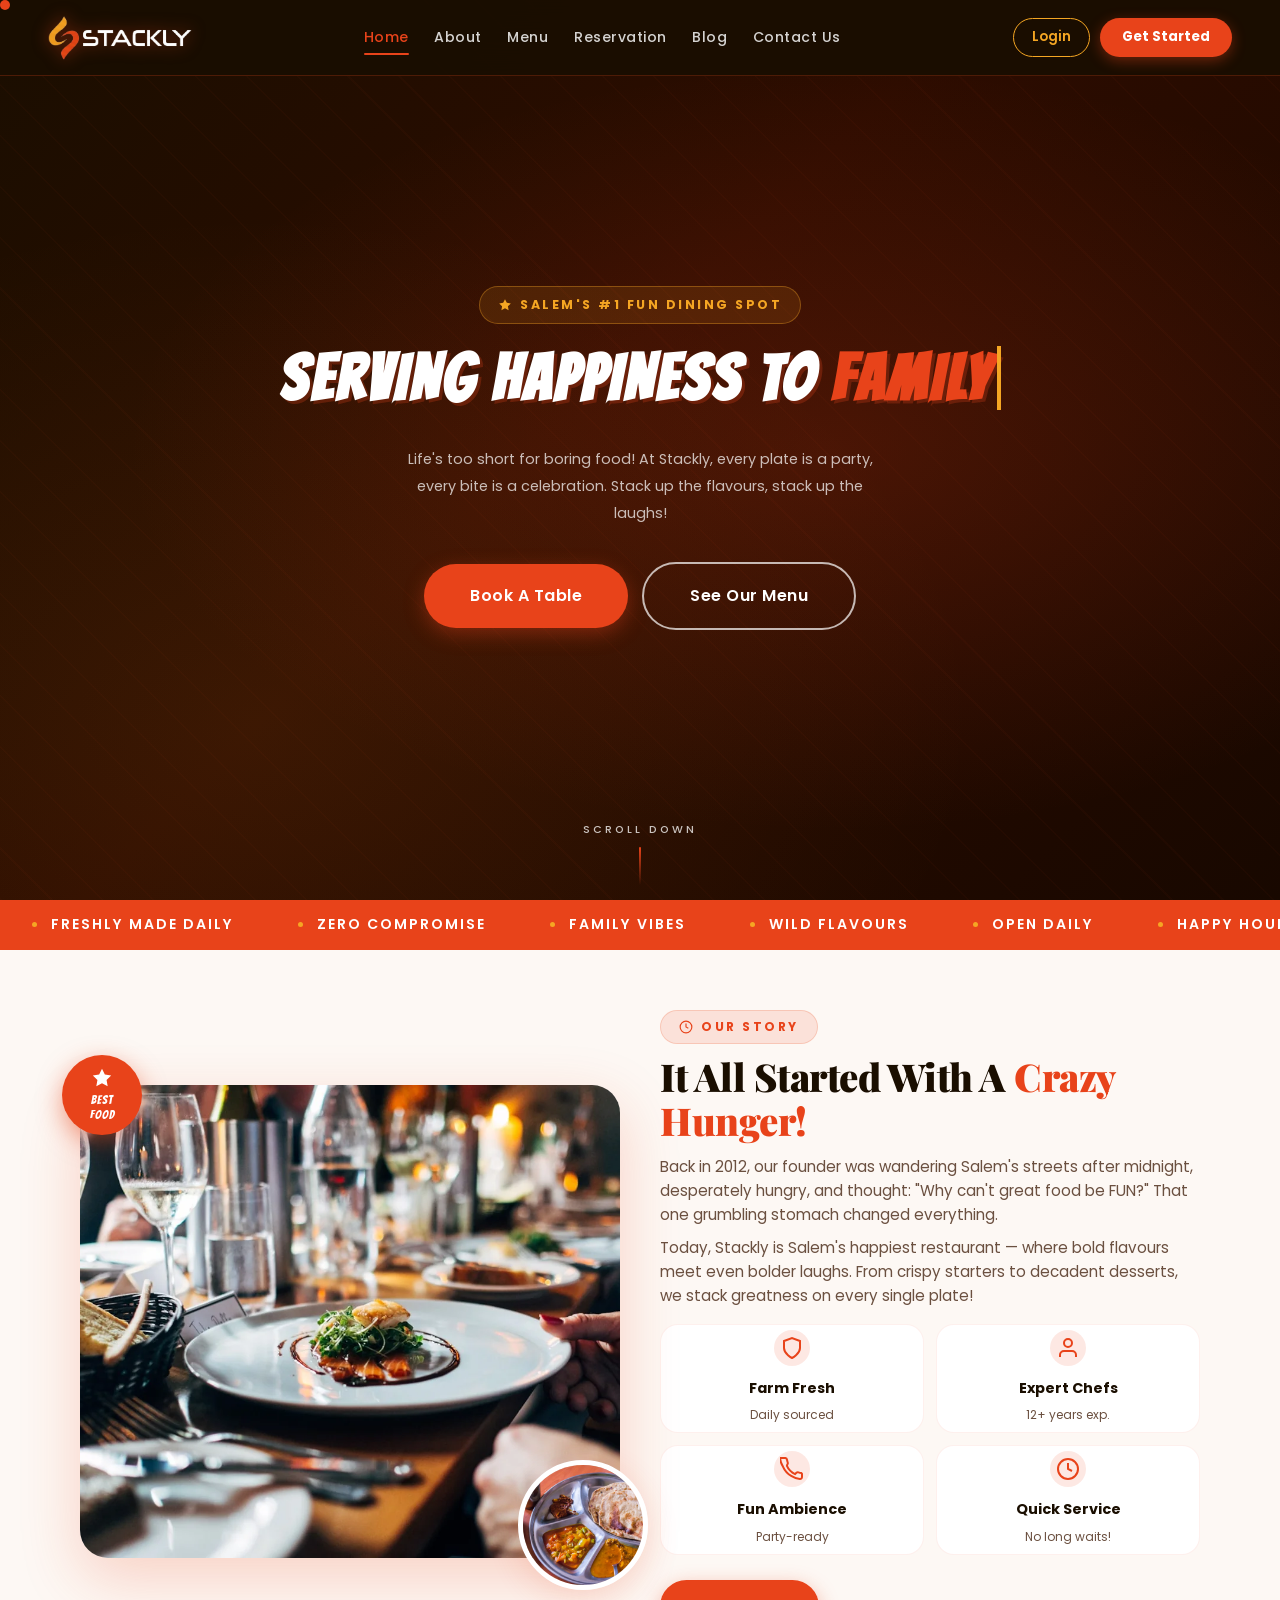
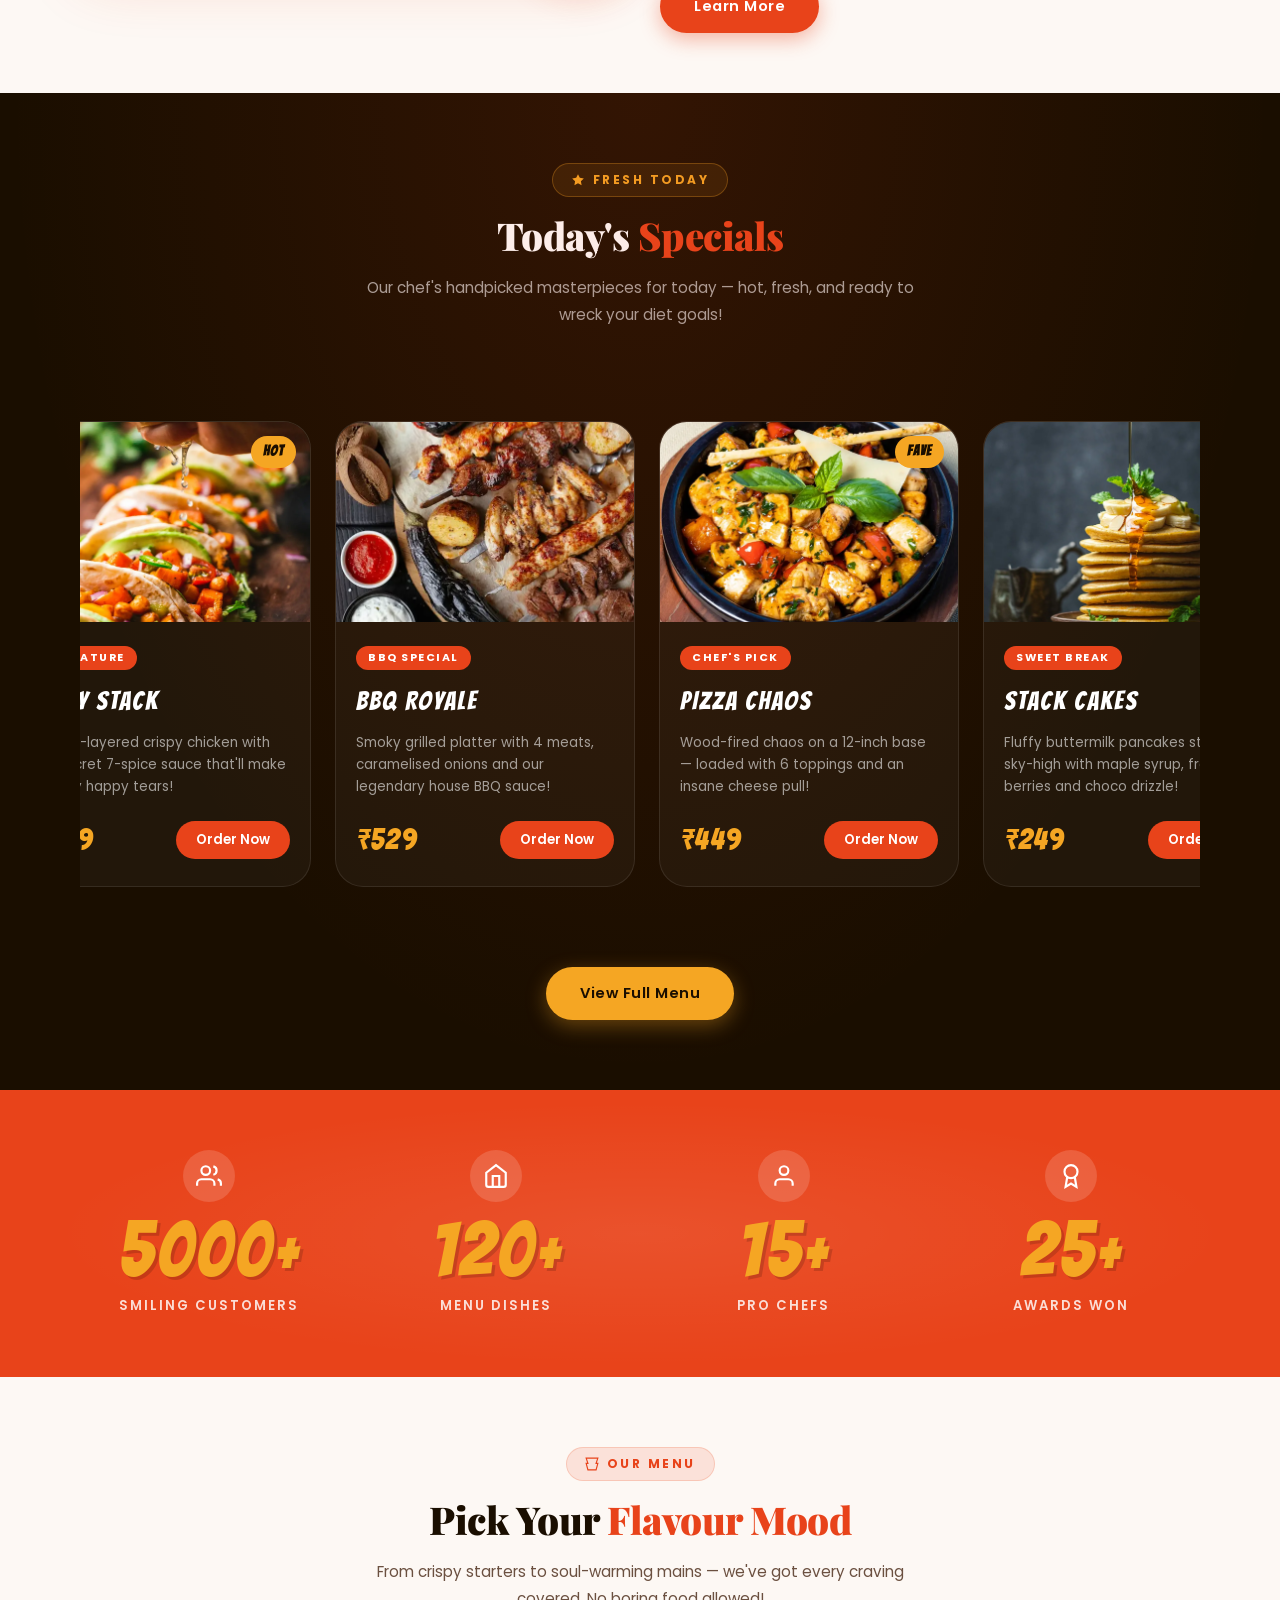
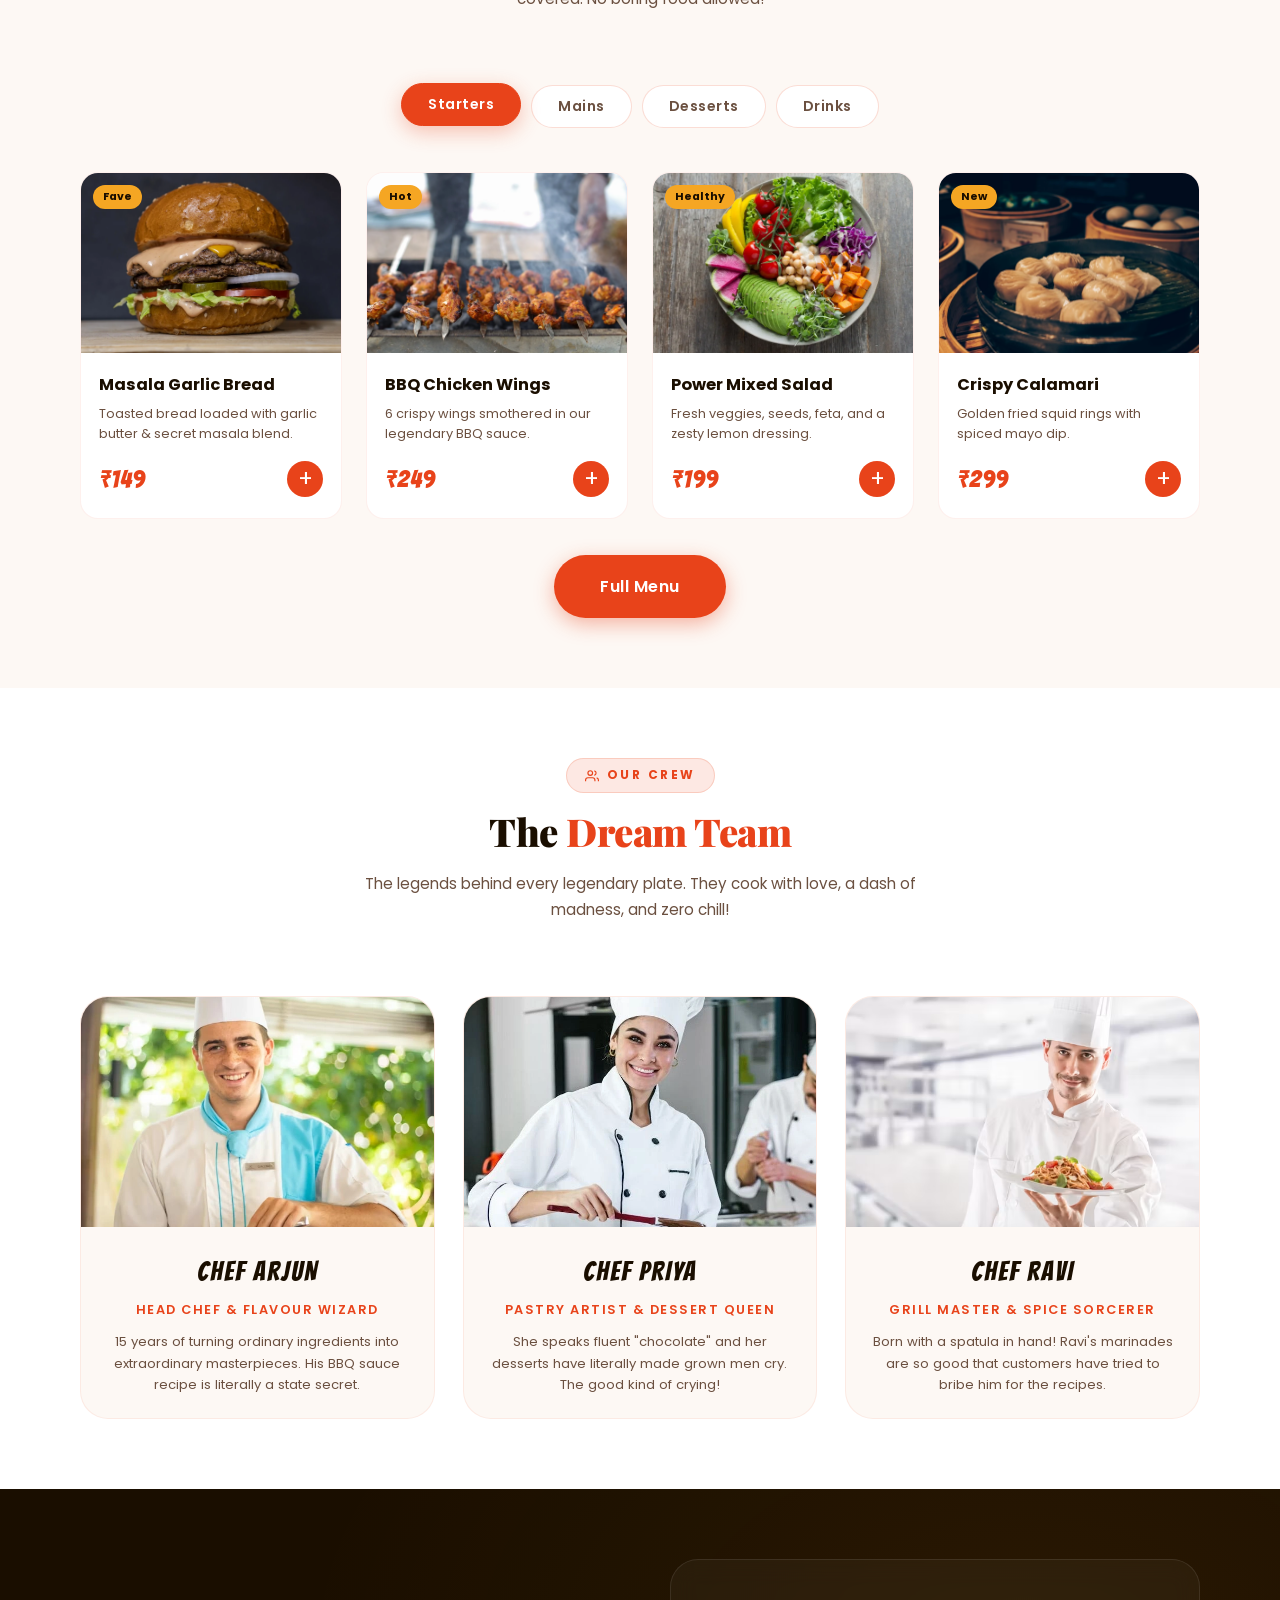
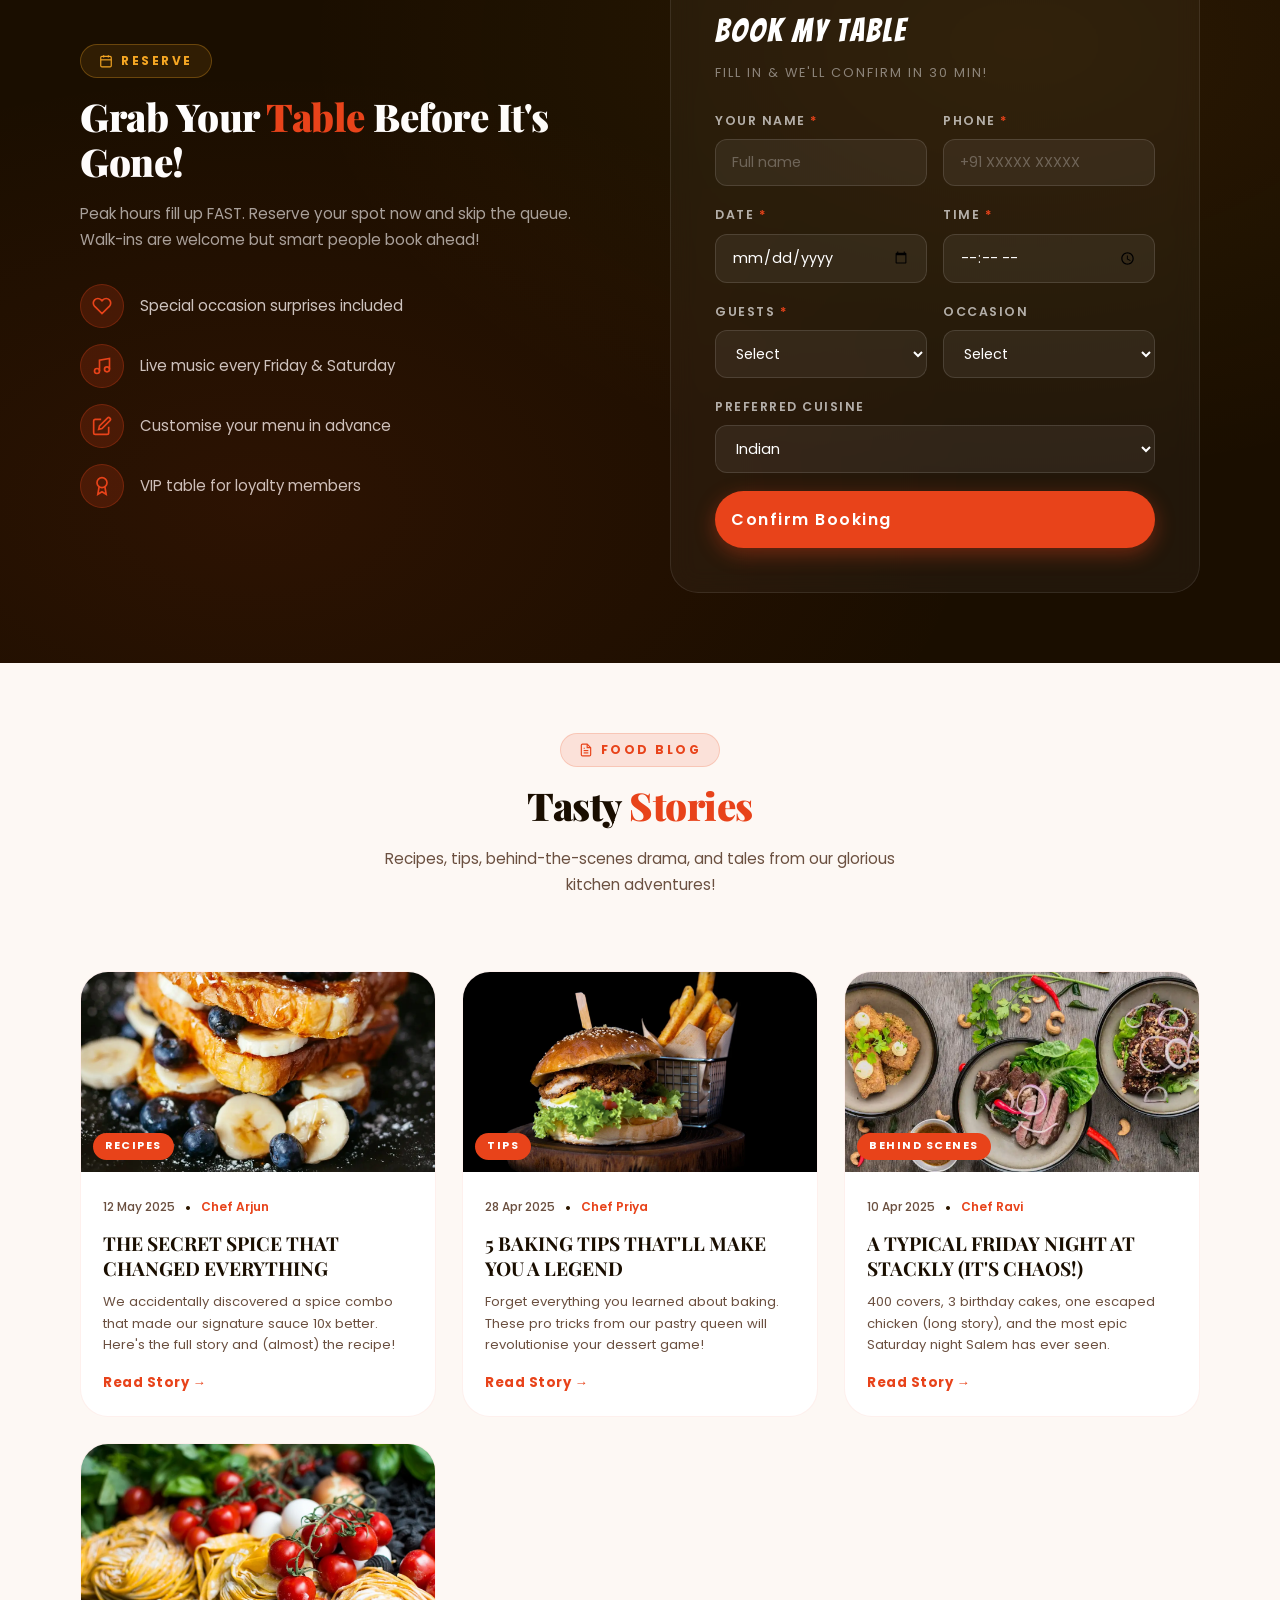
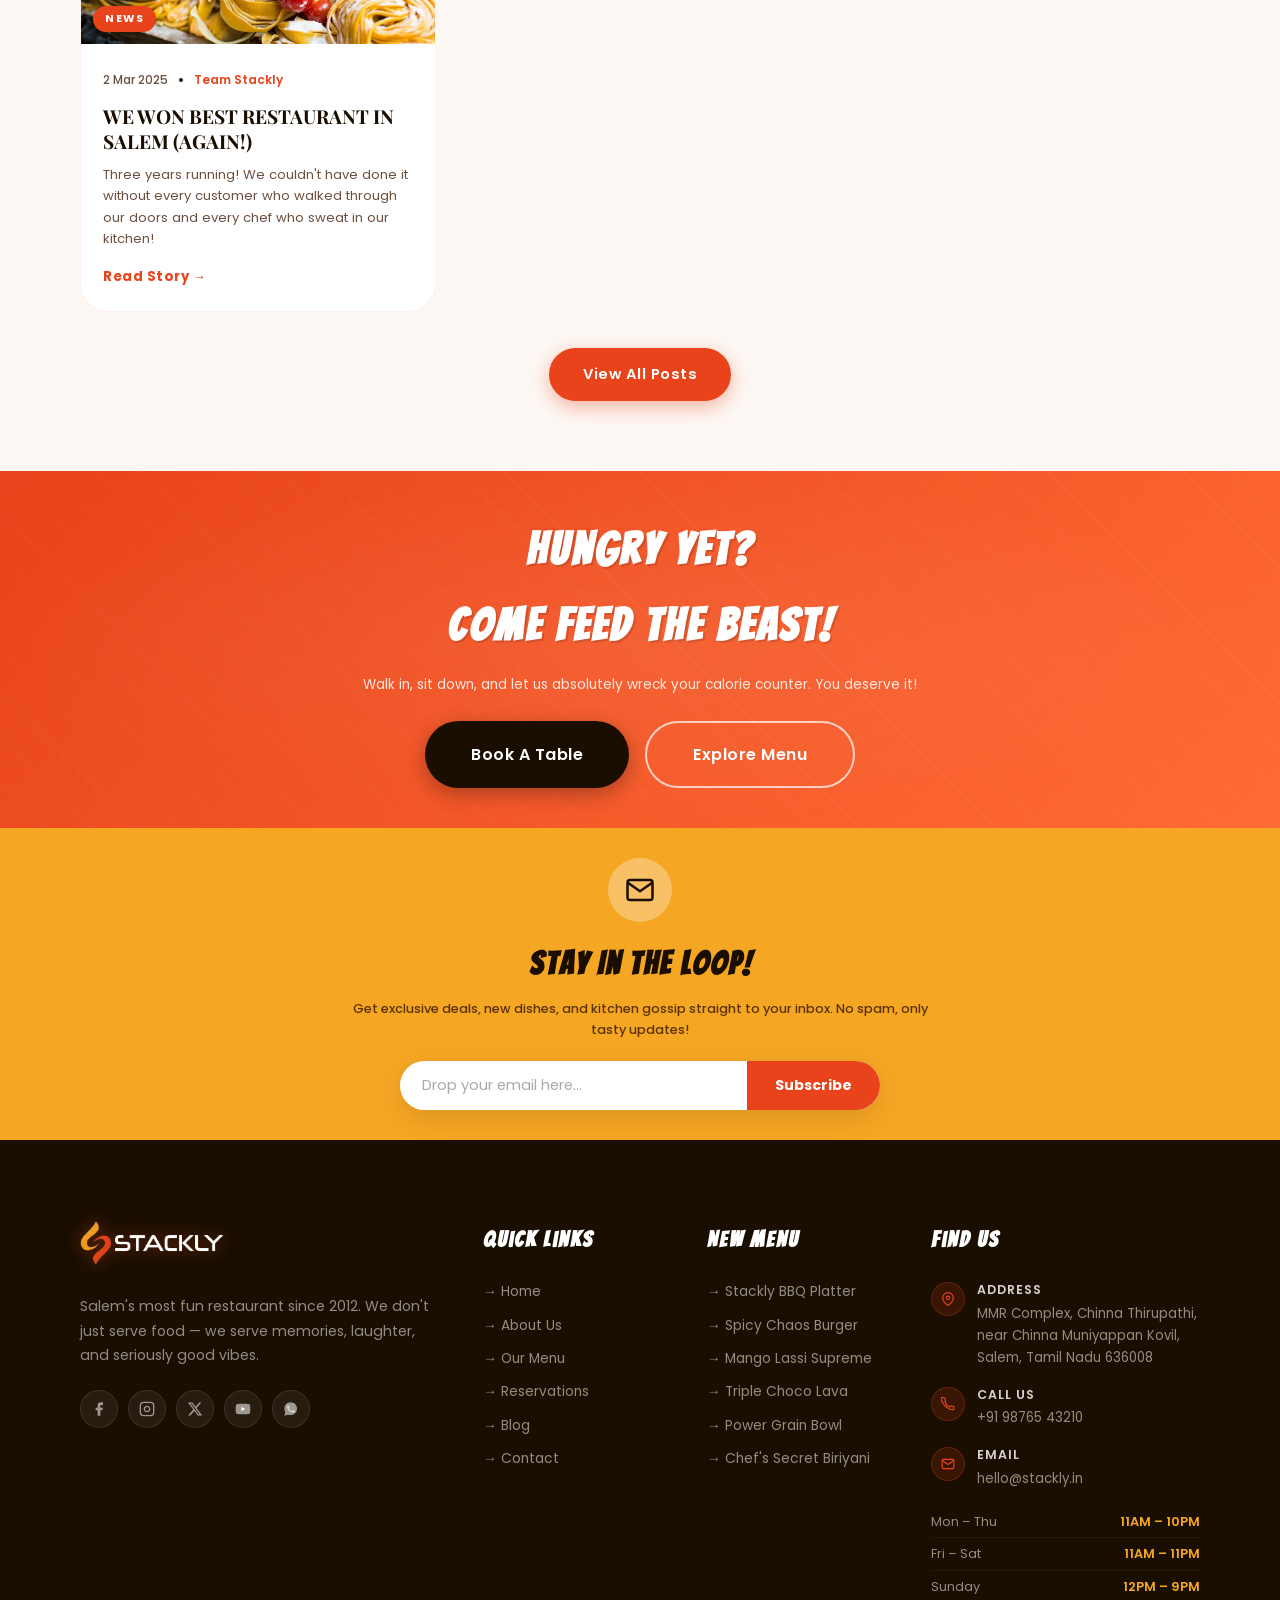
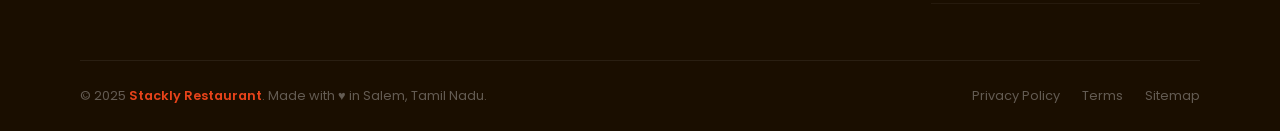
<file: index.html>
<!DOCTYPE html>
<html lang="en">
<head>
  <meta charset="UTF-8">
  <meta name="viewport" content="width=device-width, initial-scale=1.0, maximum-scale=1">
  <link rel="icon" href="assets/top-logo.webp" type="image/webp">
  <link rel="apple-touch-icon" href="assets/top-logo.webp">
  <title>Stackly — Where Every Bite Slaps | Salem's #1 Restaurant</title>
  <meta name="description" content="Stackly Restaurant — Salem's most fun and flavorful dining experience. Fresh ingredients, bold flavors, zero boring bites. Book your table today!">
  <link rel="stylesheet" href="./style.css">
</head>
<body>


<div id="page-loader">
  <div class="loader-visual-wrap">
    <div class="loader-circles">
      <span></span><span></span><span></span>
    </div>
    <img src="assets/logo.webp" alt="Stackly" class="loader-logo-img">
  </div>
  <div class="loader-text">Heating up the kitchen...</div>
</div>


<div class="cursor" id="cursor"></div>
<div class="cursor-ring" id="cursorRing"></div>


<div class="food-toast" id="foodToast">
  <div class="food-toast-icon">
    <svg viewBox="0 0 24 24" fill="none" stroke="currentColor" stroke-width="2"><path d="M20 6L9 17l-5-5"/></svg>
  </div>
  <span id="toastMsg">Added to order!</span>
</div>


<button id="back-top" type="button" title="Back to top" aria-label="Back to top">
  <span class="backtop-bot" aria-hidden="true">
    <video class="eat-boy-video" src="./assets/eat boy.webm" autoplay muted loop playsinline preload="auto" tabindex="-1"></video>
    <img class="fly-boy-img" src="./assets/fly boy.webp" alt="">
  </span>
</button>


<nav id="navbar">
  <a href="index.html" class="nav-logo">
    <img src="assets/logo.webp" alt="Stackly Logo" onerror="this.style.display='none'">
  </a>
  <div class="nav-links">
    <a href="index.html" class="active">Home</a>
    <a href="about.html">About</a>
    <a href="menu.html">Menu</a>
    <a href="reservation.html">Reservation</a>
    <a href="blog.html">Blog</a>
    <a href="contact.html">Contact Us</a>
  </div>
  <div class="nav-cta-group">
    <a href="signin.html" class="nav-links btn-nav-login">Login</a>
    <a href="signup.html" class="nav-links btn-nav-start">Get Started</a>
  </div>
  <button class="hamburger" id="hamburger" aria-label="Open menu">
    <span></span><span></span><span></span>
  </button>
</nav>


<div class="mobile-menu" id="mobileMenu">
  <div class="mobile-menu-links">
    <a href="index.html">Home</a>
    <a href="about.html">About</a>
    <a href="menu.html">Menu</a>
    <a href="reservation.html">Reservation</a>
    <a href="blog.html">Blog</a>
    <a href="contact.html">Contact Us</a>
  </div>
  <div class="mobile-menu-btns">
    <a href="signin.html" class="btn btn-outline">Login</a>
    <a href="signup.html" class="btn btn-primary">Get Started</a>
  </div>
</div>


<section id="hero">
  <div class="hero-bg"></div>
  <div class="hero-pattern"></div>
  <video autoplay muted loop playsinline class="hero-video">
    <source src="./assets/hero video.mp4" type="video/mp4">
  </video>
  <div class="hero-content">
    <div class="hero-text-side reveal">
      <div class="hero-badge">
        <svg viewBox="0 0 24 24" fill="currentColor"><path d="M12 2l3.09 6.26L22 9.27l-5 4.87 1.18 6.88L12 17.77l-6.18 3.25L7 14.14 2 9.27l6.91-1.01L12 2z"/></svg>
        Salem's #1 Fun Dining Spot
      </div>
      <h1 class="hero-title">
        SERVING HAPPINESS TO <span class="text-primary" id="typewriter">FAMILY</span><span class="typewriter-cursor"></span>
      </h1>
      <p class="hero-subtitle">
        Life's too short for boring food! At Stackly, every plate is a party, every bite is a celebration. Stack up the flavours, stack up the laughs!
      </p>
      <div class="hero-btns">
        <a href="reservation.html" class="btn btn-primary btn-lg">Book A Table</a>
        <a href="menu.html" class="btn btn-outline btn-lg">See Our Menu</a>
      </div>
    </div>
  </div>
  <div class="hero-scroll" onclick="document.querySelector('#ticker').scrollIntoView({behavior:'smooth'})">
    Scroll Down
    <span></span>
  </div>
</section>


<div class="ticker-wrap" id="ticker">
  <div class="ticker-inner">
    <span class="ticker-item"><span class="dot"></span> Freshly Made Daily</span>
    <span class="ticker-item"><span class="dot"></span> Zero Compromise</span>
    <span class="ticker-item"><span class="dot"></span> Family Vibes</span>
    <span class="ticker-item"><span class="dot"></span> Wild Flavours</span>
    <span class="ticker-item"><span class="dot"></span> Open Daily</span>
    <span class="ticker-item"><span class="dot"></span> Happy Hours</span>
    <span class="ticker-item"><span class="dot"></span> Salem's Favourite</span>
    <span class="ticker-item"><span class="dot"></span> Book Now!</span>
    <span class="ticker-item"><span class="dot"></span> Freshly Made Daily</span>
    <span class="ticker-item"><span class="dot"></span> Zero Compromise</span>
    <span class="ticker-item"><span class="dot"></span> Family Vibes</span>
    <span class="ticker-item"><span class="dot"></span> Wild Flavours</span>
    <span class="ticker-item"><span class="dot"></span> Open Daily</span>
    <span class="ticker-item"><span class="dot"></span> Happy Hours</span>
    <span class="ticker-item"><span class="dot"></span> Salem's Favourite</span>
    <span class="ticker-item"><span class="dot"></span> Book Now!</span>
  </div>
</div>


<section id="about" class="section">
  <div class="section-inner">
    <div class="about-grid">
      <div class="about-visual reveal-left">
        <div class="about-img-wrap">
          <img src="assets/images/photo-1414235077428-338989a2e8c0.webp" alt="Stackly Restaurant Interior">
        </div>
        <div class="about-inset">
          <img src="assets/images/photo-1546833999-b9f581a1996d.webp" alt="Fresh ingredients">
        </div>
        <div class="about-badge-float">
          <svg viewBox="0 0 24 24" fill="white" width="22" height="22"><path d="M12 2l3.09 6.26L22 9.27l-5 4.87 1.18 6.88L12 17.77l-6.18 3.25L7 14.14 2 9.27l6.91-1.01L12 2z"/></svg>
          BEST<br>FOOD
        </div>
      </div>
      <div class="about-content reveal-right">
        <div class="section-badge">
          <svg viewBox="0 0 24 24" fill="none" stroke="currentColor" stroke-width="2"><path d="M12 2a10 10 0 100 20A10 10 0 0012 2z"/><path d="M12 6v6l4 2"/></svg>
          Our Story
        </div>
        <h2 class="section-title">It All Started With A <span>Crazy Hunger!</span></h2>
        <p class="section-subtitle">
          Back in 2012, our founder was wandering Salem's streets after midnight, desperately hungry, and thought: "Why can't great food be FUN?" That one grumbling stomach changed everything.
        </p>
        <p class="section-subtitle mt-1">
          Today, Stackly is Salem's happiest restaurant — where bold flavours meet even bolder laughs. From crispy starters to decadent desserts, we stack greatness on every single plate!
        </p>
        <div class="about-features">
          <div class="about-feature-card wobble reveal-scale delay-1">
            <div class="feature-icon">
              <svg viewBox="0 0 24 24" fill="none" stroke="currentColor" stroke-width="2"><path d="M12 22s8-4 8-10V5l-8-3-8 3v7c0 6 8 10 8 10z"/></svg>
            </div>
            <span class="feature-name">Farm Fresh</span>
            <span class="feature-note">Daily sourced</span>
          </div>
          <div class="about-feature-card wobble reveal-scale delay-2">
            <div class="feature-icon">
              <svg viewBox="0 0 24 24" fill="none" stroke="currentColor" stroke-width="2"><path d="M20 21v-2a4 4 0 00-4-4H8a4 4 0 00-4 4v2"/><circle cx="12" cy="7" r="4"/></svg>
            </div>
            <span class="feature-name">Expert Chefs</span>
            <span class="feature-note">12+ years exp.</span>
          </div>
          <div class="about-feature-card wobble reveal-scale delay-3">
            <div class="feature-icon">
              <svg viewBox="0 0 24 24" fill="none" stroke="currentColor" stroke-width="2"><path d="M22 16.92v3a2 2 0 01-2.18 2 19.79 19.79 0 01-8.63-3.07A19.5 19.5 0 013.07 9.81a19.79 19.79 0 01-3.07-8.63A2 2 0 012 .98h3a2 2 0 012 1.72c.127.96.361 1.903.7 2.81a2 2 0 01-.45 2.11L6.91 8.9A16 16 0 0015.1 17.09l1.27-1.27a2 2 0 012.11-.45c.907.339 1.85.573 2.81.7A2 2 0 0122 16.92z"/></svg>
            </div>
            <span class="feature-name">Fun Ambience</span>
            <span class="feature-note">Party-ready</span>
          </div>
          <div class="about-feature-card wobble reveal-scale delay-4">
            <div class="feature-icon">
              <svg viewBox="0 0 24 24" fill="none" stroke="currentColor" stroke-width="2"><circle cx="12" cy="12" r="10"/><polyline points="12 6 12 12 16 14"/></svg>
            </div>
            <span class="feature-name">Quick Service</span>
            <span class="feature-note">No long waits!</span>
          </div>
        </div>
        <div class="mt-4">
          <a href="about.html" class="btn btn-primary">Learn More</a>
        </div>
      </div>
    </div>
  </div>
</section>


<section id="special" class="section">
  <div class="section-inner">
    <div class="section-header reveal">
      <div class="section-badge" style="color:var(--secondary);border-color:rgba(245,166,35,0.3);background:rgba(245,166,35,0.1);">
        <svg viewBox="0 0 24 24" fill="currentColor" width="14" height="14"><path d="M12 2l3.09 6.26L22 9.27l-5 4.87 1.18 6.88L12 17.77l-6.18 3.25L7 14.14 2 9.27l6.91-1.01L12 2z"/></svg>
        Fresh Today
      </div>
      <h2 class="section-title" style="color:white;">Today's <span>Specials</span></h2>
      <p class="section-subtitle" style="color:rgba(255,255,255,0.62);">Our chef's handpicked masterpieces for today — hot, fresh, and ready to wreck your diet goals!</p>
    </div>
    <div class="special-swiper reveal">
      <div class="special-card">
        <div class="special-badge-hot">HOT</div>
        <img src="assets/images/photo-1565299585323-38d6b0865b47.webp" alt="Spicy Chicken Stack" class="special-card-img">
        <div class="special-card-body">
          <span class="special-tag">Signature</span>
          <div class="special-name">SPICY STACK</div>
          <p class="special-desc">Double-layered crispy chicken with our secret 7-spice sauce that'll make you cry happy tears!</p>
          <div class="special-footer">
            <span class="special-price">₹349</span>
            <button class="special-order-btn" onclick="triggerToast('✓','Spicy Stack added!')">Order Now</button>
          </div>
        </div>
      </div>
      <div class="special-card">
        <img src="./assets/images/BBQ.webp" alt="BBQ Platter" class="special-card-img">
        <div class="special-card-body">
          <span class="special-tag">BBQ Special</span>
          <div class="special-name">BBQ ROYALE</div>
          <p class="special-desc">Smoky grilled platter with 4 meats, caramelised onions and our legendary house BBQ sauce!</p>
          <div class="special-footer">
            <span class="special-price">₹529</span>
            <button class="special-order-btn" onclick="triggerToast('✓','BBQ Royale added!')">Order Now</button>
          </div>
        </div>
      </div>
      <div class="special-card">
        <div class="special-badge-hot">FAVE</div>
        <img src="assets/images/photo-1604908176997-125f25cc6f3d.webp" alt="Pizza Stack" class="special-card-img">
        <div class="special-card-body">
          <span class="special-tag">Chef's Pick</span>
          <div class="special-name">PIZZA CHAOS</div>
          <p class="special-desc">Wood-fired chaos on a 12-inch base — loaded with 6 toppings and an insane cheese pull!</p>
          <div class="special-footer">
            <span class="special-price">₹449</span>
            <button class="special-order-btn" onclick="triggerToast('✓','Pizza Chaos added!')">Order Now</button>
          </div>
        </div>
      </div>
      <div class="special-card">
        <img src="assets/images/photo-1567620905732-2d1ec7ab7445.webp" alt="Pancakes" class="special-card-img">
        <div class="special-card-body">
          <span class="special-tag">Sweet Break</span>
          <div class="special-name">STACK CAKES</div>
          <p class="special-desc">Fluffy buttermilk pancakes stacked sky-high with maple syrup, fresh berries and choco drizzle!</p>
          <div class="special-footer">
            <span class="special-price">₹249</span>
            <button class="special-order-btn" onclick="triggerToast('✓','Stack Cakes added!')">Order Now</button>
          </div>
        </div>
      </div>
      <div class="special-card">
        <img src="assets/images/photo-1512621776951-a57141f2eefd.webp" alt="Salad Bowl" class="special-card-img">
        <div class="special-card-body">
          <span class="special-tag">Healthy</span>
          <div class="special-name">POWER BOWL</div>
          <p class="special-desc">For the healthy days — absolutely delicious with 20+ fresh ingredients packed with nutrition!</p>
          <div class="special-footer">
            <span class="special-price">₹299</span>
            <button class="special-order-btn" onclick="triggerToast('✓','Power Bowl added!')">Order Now</button>
          </div>
        </div>
      </div>
    </div>
    <div class="text-center mt-4 reveal">
      <a href="menu.html" class="btn btn-secondary">View Full Menu</a>
    </div>
  </div>
</section>


<div class="stats-strip">
  <div class="stats-grid">
    <div class="stat-item reveal">
      <div class="stat-icon">
        <svg viewBox="0 0 24 24" fill="none" stroke="currentColor" stroke-width="2"><path d="M17 21v-2a4 4 0 00-4-4H5a4 4 0 00-4 4v2"/><circle cx="9" cy="7" r="4"/><path d="M23 21v-2a4 4 0 00-3-3.87"/><path d="M16 3.13a4 4 0 010 7.75"/></svg>
      </div>
      <div class="stat-num" data-count="5000">0</div>
      <div class="stat-label">Smiling Customers</div>
    </div>
    <div class="stat-item reveal delay-1">
      <div class="stat-icon">
        <svg viewBox="0 0 24 24" fill="none" stroke="currentColor" stroke-width="2"><path d="M3 9l9-7 9 7v11a2 2 0 01-2 2H5a2 2 0 01-2-2z"/><polyline points="9 22 9 12 15 12 15 22"/></svg>
      </div>
      <div class="stat-num" data-count="120">0</div>
      <div class="stat-label">Menu Dishes</div>
    </div>
    <div class="stat-item reveal delay-2">
      <div class="stat-icon">
        <svg viewBox="0 0 24 24" fill="none" stroke="currentColor" stroke-width="2"><path d="M20 21v-2a4 4 0 00-4-4H8a4 4 0 00-4 4v2"/><circle cx="12" cy="7" r="4"/></svg>
      </div>
      <div class="stat-num" data-count="15">0</div>
      <div class="stat-label">Pro Chefs</div>
    </div>
    <div class="stat-item reveal delay-3">
      <div class="stat-icon">
        <svg viewBox="0 0 24 24" fill="none" stroke="currentColor" stroke-width="2"><circle cx="12" cy="8" r="6"/><path d="M15.477 12.89L17 22l-5-3-5 3 1.523-9.11"/></svg>
      </div>
      <div class="stat-num" data-count="25">0</div>
      <div class="stat-label">Awards Won</div>
    </div>
  </div>
</div>


<section id="menu-page" class="section">
  <div class="section-inner">
    <div class="section-header reveal">
      <div class="section-badge">
        <svg viewBox="0 0 24 24" fill="none" stroke="currentColor" stroke-width="2"><path d="M12 2H2l3 9H2l3 11h14l3-11h-3L22 2z"/></svg>
        Our Menu
      </div>
      <h2 class="section-title">Pick Your <span>Flavour Mood</span></h2>
      <p class="section-subtitle">From crispy starters to soul-warming mains — we've got every craving covered. No boring food allowed!</p>
    </div>
    <div class="menu-tabs reveal">
      <button class="menu-tab active" data-tab="starters">Starters</button>
      <button class="menu-tab" data-tab="mains">Mains</button>
      <button class="menu-tab" data-tab="desserts">Desserts</button>
      <button class="menu-tab" data-tab="drinks">Drinks</button>
    </div>
    <div class="menu-grid" id="menuGrid">
      
    </div>
    <div class="text-center mt-4 reveal">
      <a href="menu.html" class="btn btn-primary btn-lg">Full Menu</a>
    </div>
  </div>
</section>


<section id="team" class="section">
  <div class="section-inner">
    <div class="section-header reveal">
      <div class="section-badge">
        <svg viewBox="0 0 24 24" fill="none" stroke="currentColor" stroke-width="2"><path d="M17 21v-2a4 4 0 00-4-4H5a4 4 0 00-4 4v2"/><circle cx="9" cy="7" r="4"/><path d="M23 21v-2a4 4 0 00-3-3.87"/><path d="M16 3.13a4 4 0 010 7.75"/></svg>
        Our Crew
      </div>
      <h2 class="section-title">The <span>Dream Team</span></h2>
      <p class="section-subtitle">The legends behind every legendary plate. They cook with love, a dash of madness, and zero chill!</p>
    </div>
    <div class="team-grid">
      <div class="team-card reveal delay-1">
        <div class="team-img-wrap">
          <img src="./assets/images/chef arjun.webp" alt="Chef Arjun">
          <div class="team-overlay">
            <a href="404.html" class="team-social-icon" title="Facebook">
              <svg viewBox="0 0 24 24" fill="currentColor"><path d="M18 2h-3a5 5 0 00-5 5v3H7v4h3v8h4v-8h3l1-4h-4V7a1 1 0 011-1h3z"/></svg>
            </a>
            <a href="404.html" class="team-social-icon" title="Instagram">
              <svg viewBox="0 0 24 24" fill="none" stroke="currentColor" stroke-width="2"><rect x="2" y="2" width="20" height="20" rx="5" ry="5"/><path d="M16 11.37A4 4 0 1112.63 8 4 4 0 0116 11.37z"/><line x1="17.5" y1="6.5" x2="17.51" y2="6.5"/></svg>
            </a>
            <a href="404.html" class="team-social-icon" title="Twitter">
              <svg viewBox="0 0 24 24" fill="currentColor"><path d="M18.244 2.25h3.308l-7.227 8.26 8.502 11.24H16.17l-5.214-6.817L4.99 21.75H1.68l7.73-8.835L1.254 2.25H8.08l4.713 6.231zm-1.161 17.52h1.833L7.084 4.126H5.117z"/></svg>
            </a>
          </div>
        </div>
        <div class="team-body">
          <div class="team-name">CHEF ARJUN</div>
          <div class="team-role">Head Chef &amp; Flavour Wizard</div>
          <p class="team-bio">15 years of turning ordinary ingredients into extraordinary masterpieces. His BBQ sauce recipe is literally a state secret.</p>
        </div>
      </div>
      <div class="team-card reveal delay-2">
        <div class="team-img-wrap">
          <img src="./assets/images/chef priya.webp" alt="Chef Priya">
          <div class="team-overlay">
            <a href="404.html" class="team-social-icon" title="Facebook">
              <svg viewBox="0 0 24 24" fill="currentColor"><path d="M18 2h-3a5 5 0 00-5 5v3H7v4h3v8h4v-8h3l1-4h-4V7a1 1 0 011-1h3z"/></svg>
            </a>
            <a href="404.html" class="team-social-icon" title="Instagram">
              <svg viewBox="0 0 24 24" fill="none" stroke="currentColor" stroke-width="2"><rect x="2" y="2" width="20" height="20" rx="5" ry="5"/><path d="M16 11.37A4 4 0 1112.63 8 4 4 0 0116 11.37z"/><line x1="17.5" y1="6.5" x2="17.51" y2="6.5"/></svg>
            </a>
            <a href="404.html" class="team-social-icon" title="Twitter">
              <svg viewBox="0 0 24 24" fill="currentColor"><path d="M18.244 2.25h3.308l-7.227 8.26 8.502 11.24H16.17l-5.214-6.817L4.99 21.75H1.68l7.73-8.835L1.254 2.25H8.08l4.713 6.231zm-1.161 17.52h1.833L7.084 4.126H5.117z"/></svg>
            </a>
          </div>
        </div>
        <div class="team-body">
          <div class="team-name">CHEF PRIYA</div>
          <div class="team-role">Pastry Artist &amp; Dessert Queen</div>
          <p class="team-bio">She speaks fluent "chocolate" and her desserts have literally made grown men cry. The good kind of crying!</p>
        </div>
      </div>
      <div class="team-card reveal delay-3">
        <div class="team-img-wrap">
          <img src="./assets/images/chef ravi.webp" alt="Chef Ravi">
          <div class="team-overlay">
            <a href="404.html" class="team-social-icon" title="Facebook">
              <svg viewBox="0 0 24 24" fill="currentColor"><path d="M18 2h-3a5 5 0 00-5 5v3H7v4h3v8h4v-8h3l1-4h-4V7a1 1 0 011-1h3z"/></svg>
            </a>
            <a href="404.html" class="team-social-icon" title="Instagram">
              <svg viewBox="0 0 24 24" fill="none" stroke="currentColor" stroke-width="2"><rect x="2" y="2" width="20" height="20" rx="5" ry="5"/><path d="M16 11.37A4 4 0 1112.63 8 4 4 0 0116 11.37z"/><line x1="17.5" y1="6.5" x2="17.51" y2="6.5"/></svg>
            </a>
            <a href="404.html" class="team-social-icon" title="Twitter">
              <svg viewBox="0 0 24 24" fill="currentColor"><path d="M18.244 2.25h3.308l-7.227 8.26 8.502 11.24H16.17l-5.214-6.817L4.99 21.75H1.68l7.73-8.835L1.254 2.25H8.08l4.713 6.231zm-1.161 17.52h1.833L7.084 4.126H5.117z"/></svg>
            </a>
          </div>
        </div>
        <div class="team-body">
          <div class="team-name">CHEF RAVI</div>
          <div class="team-role">Grill Master &amp; Spice Sorcerer</div>
          <p class="team-bio">Born with a spatula in hand! Ravi's marinades are so good that customers have tried to bribe him for the recipes.</p>
        </div>
      </div>
    </div>
  </div>
</section>


<section id="reservation" class="section">
  <div class="section-inner">
    <div class="reservation-grid">
      <div class="reservation-info reveal-left">
        <div class="section-badge" style="color:var(--secondary);border-color:rgba(245,166,35,0.3);background:rgba(245,166,35,0.1);">
          <svg viewBox="0 0 24 24" fill="none" stroke="currentColor" stroke-width="2" width="14" height="14"><rect x="3" y="4" width="18" height="18" rx="2" ry="2"/><line x1="16" y1="2" x2="16" y2="6"/><line x1="8" y1="2" x2="8" y2="6"/><line x1="3" y1="10" x2="21" y2="10"/></svg>
          Reserve
        </div>
        <h2 class="section-title" style="color:white;">Grab Your <span style="color:var(--primary)">Table</span> Before It's Gone!</h2>
        <p class="section-subtitle" style="color:rgba(255,255,255,0.62);">Peak hours fill up FAST. Reserve your spot now and skip the queue. Walk-ins are welcome but smart people book ahead!</p>
        <div class="res-perks">
          <div class="res-perk">
            <div class="res-perk-icon">
              <svg viewBox="0 0 24 24" fill="none" stroke="currentColor" stroke-width="2"><path d="M20.84 4.61a5.5 5.5 0 00-7.78 0L12 5.67l-1.06-1.06a5.5 5.5 0 00-7.78 7.78l1.06 1.06L12 21.23l7.78-7.78 1.06-1.06a5.5 5.5 0 000-7.78z"/></svg>
            </div>
            Special occasion surprises included
          </div>
          <div class="res-perk">
            <div class="res-perk-icon">
              <svg viewBox="0 0 24 24" fill="none" stroke="currentColor" stroke-width="2"><path d="M9 18V5l12-2v13"/><circle cx="6" cy="18" r="3"/><circle cx="18" cy="16" r="3"/></svg>
            </div>
            Live music every Friday &amp; Saturday
          </div>
          <div class="res-perk">
            <div class="res-perk-icon">
              <svg viewBox="0 0 24 24" fill="none" stroke="currentColor" stroke-width="2"><path d="M11 4H4a2 2 0 00-2 2v14a2 2 0 002 2h14a2 2 0 002-2v-7"/><path d="M18.5 2.5a2.121 2.121 0 013 3L12 15l-4 1 1-4 9.5-9.5z"/></svg>
            </div>
            Customise your menu in advance
          </div>
          <div class="res-perk">
            <div class="res-perk-icon">
              <svg viewBox="0 0 24 24" fill="none" stroke="currentColor" stroke-width="2"><circle cx="12" cy="8" r="6"/><path d="M15.477 12.89L17 22l-5-3-5 3 1.523-9.11"/></svg>
            </div>
            VIP table for loyalty members
          </div>
        </div>
      </div>
      <div class="reservation-form-wrap reveal-right">
        <div class="res-form-title">Book My Table</div>
        <div class="res-form-sub">Fill in &amp; we'll confirm in 30 min!</div>
        <form onsubmit="handleReservation(event)">
          <div class="form-row">
            <div class="form-group">
              <label>Your Name <span class="required">*</span></label>
              <input type="text" class="form-input" placeholder="Full name" required>
            </div>
            <div class="form-group">
              <label>Phone <span class="required">*</span></label>
              <input type="tel" class="form-input" placeholder="+91 XXXXX XXXXX" required>
            </div>
          </div>
          <div class="form-row">
            <div class="form-group">
              <label>Date <span class="required">*</span></label>
              <input type="date" class="form-input" required>
            </div>
            <div class="form-group">
              <label>Time <span class="required">*</span></label>
              <input type="time" class="form-input" required>
            </div>
          </div>
          <div class="form-row">
            <div class="form-group">
              <label>Guests <span class="required">*</span></label>
              <select class="form-input" required>
                <option value="">Select</option>
                <option>1</option><option>2</option><option>3</option><option>4</option><option>5-8</option><option>9+</option>
              </select>
            </div>
            <div class="form-group">
              <label>Occasion</label>
              <select class="form-input">
                <option value="">Select</option>
                <option>Birthday</option>
                <option>Anniversary</option>
                <option>Wedding</option>
                <option>Business</option>
                <option>Casual Dining</option>
              </select>
            </div>
          </div>
          <div class="form-group">
            <label>Preferred Cuisine</label>
            <select class="form-input">
              <option>Indian</option>
              <option>Continental</option>
              <option>Mexican</option>
              <option>Surprise Me!</option>
            </select>
          </div>
          <button type="submit" class="btn btn-primary res-submit wobble">Confirm Booking</button>
        </form>
      </div>
    </div>
  </div>
</section>


<section id="blog-section" class="section">
  <div class="section-inner">
    <div class="section-header reveal">
      <div class="section-badge">
        <svg viewBox="0 0 24 24" fill="none" stroke="currentColor" stroke-width="2"><path d="M14 2H6a2 2 0 00-2 2v16a2 2 0 002 2h12a2 2 0 002-2V8z"/><polyline points="14 2 14 8 20 8"/><line x1="16" y1="13" x2="8" y2="13"/><line x1="16" y1="17" x2="8" y2="17"/><polyline points="10 9 9 9 8 9"/></svg>
        Food Blog
      </div>
      <h2 class="section-title">Tasty <span>Stories</span></h2>
      <p class="section-subtitle">Recipes, tips, behind-the-scenes drama, and tales from our glorious kitchen adventures!</p>
    </div>
    <div class="blog-grid">
      <div class="blog-card reveal delay-1">
        <div class="blog-img-wrap">
          <img src="assets/images/photo-1484723091739-30a097e8f929.webp" alt="Blog 1">
          <span class="blog-category">Recipes</span>
        </div>
        <div class="blog-body">
          <div class="blog-meta">
            <span class="blog-date">12 May 2025</span>
            <span>•</span>
            <span class="blog-author">Chef Arjun</span>
          </div>
          <h3 class="blog-title">THE SECRET SPICE THAT CHANGED EVERYTHING</h3>
          <p class="blog-excerpt">We accidentally discovered a spice combo that made our signature sauce 10x better. Here's the full story and (almost) the recipe!</p>
          <a href="blog.html" class="blog-read-more">Read Story →</a>
        </div>
      </div>
      <div class="blog-card reveal delay-2">
        <div class="blog-img-wrap">
          <img src="assets/images/photo-1551782450-a2132b4ba21d.webp" alt="Blog 2">
          <span class="blog-category">Tips</span>
        </div>
        <div class="blog-body">
          <div class="blog-meta">
            <span class="blog-date">28 Apr 2025</span>
            <span>•</span>
            <span class="blog-author">Chef Priya</span>
          </div>
          <h3 class="blog-title">5 BAKING TIPS THAT'LL MAKE YOU A LEGEND</h3>
          <p class="blog-excerpt">Forget everything you learned about baking. These pro tricks from our pastry queen will revolutionise your dessert game!</p>
          <a href="blog.html" class="blog-read-more">Read Story →</a>
        </div>
      </div>
      <div class="blog-card reveal delay-3">
        <div class="blog-img-wrap">
          <img src="assets/images/photo-1504674900247-0877df9cc836.webp" alt="Blog 3">
          <span class="blog-category">Behind Scenes</span>
        </div>
        <div class="blog-body">
          <div class="blog-meta">
            <span class="blog-date">10 Apr 2025</span>
            <span>•</span>
            <span class="blog-author">Chef Ravi</span>
          </div>
          <h3 class="blog-title">A TYPICAL FRIDAY NIGHT AT STACKLY (IT'S CHAOS!)</h3>
          <p class="blog-excerpt">400 covers, 3 birthday cakes, one escaped chicken (long story), and the most epic Saturday night Salem has ever seen.</p>
          <a href="blog.html" class="blog-read-more">Read Story →</a>
        </div>
      </div>
      <div class="blog-card reveal delay-4">
        <div class="blog-img-wrap">
          <img src="assets/images/photo-1498579150354-977475b7ea0b.webp" alt="Blog 4">
          <span class="blog-category">News</span>
        </div>
        <div class="blog-body">
          <div class="blog-meta">
            <span class="blog-date">2 Mar 2025</span>
            <span>•</span>
            <span class="blog-author">Team Stackly</span>
          </div>
          <h3 class="blog-title">WE WON BEST RESTAURANT IN SALEM (AGAIN!)</h3>
          <p class="blog-excerpt">Three years running! We couldn't have done it without every customer who walked through our doors and every chef who sweat in our kitchen!</p>
          <a href="blog.html" class="blog-read-more">Read Story →</a>
        </div>
      </div>
    </div>
    <div class="text-center mt-4 reveal">
      <a href="blog.html" class="btn btn-primary">View All Posts</a>
    </div>
  </div>
</section>


<div class="cta-banner">
  <div class="section-inner">
    <h2 class="cta-title reveal">Hungry Yet?<br>Come Feed The Beast!</h2>
    <p class="cta-sub reveal delay-1">Walk in, sit down, and let us absolutely wreck your calorie counter. You deserve it!</p>
    <div class="cta-btns reveal delay-2">
      <a href="reservation.html" class="btn btn-dark btn-lg">Book A Table</a>
      <a href="menu.html" class="btn btn-outline btn-lg">Explore Menu</a>
    </div>
  </div>
</div>


<div class="newsletter-strip">
  <div class="newsletter-inner">
    <div class="newsletter-icon">
      <svg viewBox="0 0 24 24" fill="none" stroke="currentColor" stroke-width="2"><path d="M4 4h16c1.1 0 2 .9 2 2v12c0 1.1-.9 2-2 2H4c-1.1 0-2-.9-2-2V6c0-1.1.9-2 2-2z"/><polyline points="22,6 12,13 2,6"/></svg>
    </div>
    <h3 class="newsletter-title">Stay In The Loop!</h3>
    <p class="newsletter-sub">Get exclusive deals, new dishes, and kitchen gossip straight to your inbox. No spam, only tasty updates!</p>
    <form class="newsletter-form" onsubmit="handleNewsletter(event)">
      <input type="email" placeholder="Drop your email here..." required>
      <button type="submit">Subscribe</button>
    </form>
  </div>
</div>


<footer id="footer">
  <div class="section-inner">
    <div class="footer-grid">
      <div class="footer-brand">
        <a href="index.html" class="nav-logo" style="margin-bottom:14px;display:inline-flex;">
          <img src="assets/logo.webp" alt="Stackly" height="42" onerror="this.style.display='none'">
        </a>
        <p>Salem's most fun restaurant since 2012. We don't just serve food — we serve memories, laughter, and seriously good vibes.</p>
        <div class="footer-socials">
          <a href="404.html" class="footer-social" title="Facebook">
            <svg viewBox="0 0 24 24" fill="currentColor"><path d="M18 2h-3a5 5 0 00-5 5v3H7v4h3v8h4v-8h3l1-4h-4V7a1 1 0 011-1h3z"/></svg>
          </a>
          <a href="404.html" class="footer-social" title="Instagram">
            <svg viewBox="0 0 24 24" fill="none" stroke="currentColor" stroke-width="2"><rect x="2" y="2" width="20" height="20" rx="5" ry="5"/><path d="M16 11.37A4 4 0 1112.63 8 4 4 0 0116 11.37z"/><line x1="17.5" y1="6.5" x2="17.51" y2="6.5"/></svg>
          </a>
          <a href="404.html" class="footer-social" title="Twitter/X">
            <svg viewBox="0 0 24 24" fill="currentColor"><path d="M18.244 2.25h3.308l-7.227 8.26 8.502 11.24H16.17l-5.214-6.817L4.99 21.75H1.68l7.73-8.835L1.254 2.25H8.08l4.713 6.231zm-1.161 17.52h1.833L7.084 4.126H5.117z"/></svg>
          </a>
          <a href="404.html" class="footer-social" title="YouTube">
            <svg viewBox="0 0 24 24" fill="currentColor"><path d="M22.54 6.42a2.78 2.78 0 00-1.95-1.96C18.88 4 12 4 12 4s-6.88 0-8.59.46A2.78 2.78 0 001.46 6.42 29 29 0 001 12a29 29 0 00.46 5.58 2.78 2.78 0 001.95 1.96C5.12 20 12 20 12 20s6.88 0 8.59-.46a2.78 2.78 0 001.95-1.96A29 29 0 0023 12a29 29 0 00-.46-5.58z"/><polygon points="9.75 15.02 15.5 12 9.75 8.98 9.75 15.02" fill="white"/></svg>
          </a>
          <a href="404.html" class="footer-social" title="WhatsApp">
            <svg viewBox="0 0 24 24" fill="currentColor"><path d="M17.472 14.382c-.297-.149-1.758-.867-2.03-.967-.273-.099-.471-.148-.67.15-.197.297-.767.966-.94 1.164-.173.199-.347.223-.644.075-.297-.15-1.255-.463-2.39-1.475-.883-.788-1.48-1.761-1.653-2.059-.173-.297-.018-.458.13-.606.134-.133.298-.347.446-.52.149-.174.198-.298.298-.497.099-.198.05-.371-.025-.52-.075-.149-.669-1.612-.916-2.207-.242-.579-.487-.5-.669-.51-.173-.008-.371-.01-.57-.01-.198 0-.52.074-.792.372-.272.297-1.04 1.016-1.04 2.479 0 1.462 1.065 2.875 1.213 3.074.149.198 2.096 3.2 5.077 4.487.709.306 1.262.489 1.694.625.712.227 1.36.195 1.871.118.571-.085 1.758-.719 2.006-1.413.248-.694.248-1.289.173-1.413-.074-.124-.272-.198-.57-.347z"/><path d="M11.5 2C6.253 2 2 6.253 2 11.5c0 1.891.549 3.658 1.5 5.158L2 22l5.5-1.5A9.455 9.455 0 0011.5 21C16.747 21 21 16.747 21 11.5S16.747 2 11.5 2z"/></svg>
          </a>
        </div>
      </div>
      <div>
        <h4 class="footer-col-title">Quick Links</h4>
        <ul class="footer-links">
          <li><a href="index.html">→ Home</a></li>
          <li><a href="about.html">→ About Us</a></li>
          <li><a href="menu.html">→ Our Menu</a></li>
          <li><a href="reservation.html">→ Reservations</a></li>
          <li><a href="blog.html">→ Blog</a></li>
          <li><a href="contact.html">→ Contact</a></li>
        </ul>
      </div>
      <div>
        <h4 class="footer-col-title">New Menu</h4>
        <ul class="footer-links">
          <li><a href="menu.html">→ Stackly BBQ Platter</a></li>
          <li><a href="menu.html">→ Spicy Chaos Burger</a></li>
          <li><a href="menu.html">→ Mango Lassi Supreme</a></li>
          <li><a href="menu.html">→ Triple Choco Lava</a></li>
          <li><a href="menu.html">→ Power Grain Bowl</a></li>
          <li><a href="menu.html">→ Chef's Secret Biriyani</a></li>
        </ul>
      </div>
      <div>
        <h4 class="footer-col-title">Find Us</h4>
        <div class="footer-contact-item">
          <div class="footer-contact-icon">
            <svg viewBox="0 0 24 24" fill="none" stroke="currentColor" stroke-width="2"><path d="M21 10c0 7-9 13-9 13s-9-6-9-13a9 9 0 0118 0z"/><circle cx="12" cy="10" r="3"/></svg>
          </div>
          <div class="footer-contact-text">
            <strong>Address</strong>
            MMR Complex, Chinna Thirupathi, near Chinna Muniyappan Kovil, Salem, Tamil Nadu 636008
          </div>
        </div>
        <div class="footer-contact-item">
          <div class="footer-contact-icon">
            <svg viewBox="0 0 24 24" fill="none" stroke="currentColor" stroke-width="2"><path d="M22 16.92v3a2 2 0 01-2.18 2 19.79 19.79 0 01-8.63-3.07A19.5 19.5 0 013.07 9.81a19.79 19.79 0 01-3.07-8.63A2 2 0 012 .98h3a2 2 0 012 1.72 12.84 12.84 0 00.7 2.81 2 2 0 01-.45 2.11L6.91 8.9A16 16 0 0015.1 17.09l1.27-1.27a2 2 0 012.11-.45 12.84 12.84 0 002.81.7A2 2 0 0122 16.92z"/></svg>
          </div>
          <div class="footer-contact-text"><strong>Call Us</strong>+91 98765 43210</div>
        </div>
        <div class="footer-contact-item">
          <div class="footer-contact-icon">
            <svg viewBox="0 0 24 24" fill="none" stroke="currentColor" stroke-width="2"><path d="M4 4h16c1.1 0 2 .9 2 2v12c0 1.1-.9 2-2 2H4c-1.1 0-2-.9-2-2V6c0-1.1.9-2 2-2z"/><polyline points="22,6 12,13 2,6"/></svg>
          </div>
          <div class="footer-contact-text"><strong>Email</strong>hello@stackly.in</div>
        </div>
        <div class="footer-hours mt-2">
          <div class="footer-hours-item"><span>Mon – Thu</span><span>11AM – 10PM</span></div>
          <div class="footer-hours-item"><span>Fri – Sat</span><span>11AM – 11PM</span></div>
          <div class="footer-hours-item"><span>Sunday</span><span>12PM – 9PM</span></div>
        </div>
      </div>
    </div>
    <div class="footer-bottom">
      <p>&copy; 2025 <span>Stackly Restaurant</span>. Made with ♥ in Salem, Tamil Nadu.</p>
      <div class="footer-bottom-links">
        <a href="404.html">Privacy Policy</a>
        <a href="404.html">Terms</a>
        <a href="404.html">Sitemap</a>
      </div>
    </div>
  </div>
</footer>

<script src="./script.js"></script>
<script>

const menuData = {
  starters: [
    { img: 'assets/images/photo-1568901346375-23c9450c58cd.webp', name: 'Masala Garlic Bread', desc: 'Toasted bread loaded with garlic butter & secret masala blend.', price: '₹149', badge: 'Fave' },
    { img: 'assets/images/photo-1599487488170-d11ec9c172f0.webp', name: 'BBQ Chicken Wings', desc: '6 crispy wings smothered in our legendary BBQ sauce.', price: '₹249', badge: 'Hot' },
    { img: 'assets/images/photo-1512621776951-a57141f2eefd.webp', name: 'Power Mixed Salad', desc: 'Fresh veggies, seeds, feta, and a zesty lemon dressing.', price: '₹199', badge: 'Healthy' },
    { img: 'assets/images/photo-1563245372-f21724e3856d.webp', name: 'Crispy Calamari', desc: 'Golden fried squid rings with spiced mayo dip.', price: '₹299', badge: 'New' },
  ],
  mains: [
    { img: 'assets/images/photo-1565299585323-38d6b0865b47.webp', name: 'Stackly Spicy Burger', desc: 'Double patty, jalapeños, cheddar, and our secret sauce.', price: '₹349', badge: 'Spicy' },
    { img: 'assets/images/photo-1604908176997-125f25cc6f3d.webp', name: 'Chaos Pizza', desc: '6-topping wood-fired pizza on a hand-stretched base.', price: '₹449', badge: 'Famous' },
    { img: 'assets/images/photo-1555396273-367ea4eb4db5.webp', name: 'BBQ Royale Platter', desc: 'Grilled meats, cornbread, coleslaw and smoky BBQ.', price: '₹529', badge: 'Best' },
    { img: 'assets/images/photo-1503764654157-72d979d9af2f.webp', name: "Chef's Biriyani", desc: 'Slow-cooked dum biriyani with raita and salan.', price: '₹299', badge: 'Chef' },
  ],
  desserts: [
    { img: 'assets/images/photo-1567620905732-2d1ec7ab7445.webp', name: 'Stack Pancakes', desc: 'Tower of fluffy pancakes with maple syrup and berries.', price: '₹249', badge: 'Sweet' },
    { img: 'assets/images/photo-1551024601-bec78aea704b.webp', name: 'Choco Lava Cake', desc: 'Warm chocolate cake with molten centre and ice cream.', price: '₹199', badge: 'Must Try' },
    { img: 'assets/images/photo-1488477181946-6428a0291777.webp', name: 'Mango Sundae', desc: 'Alphonso mango sorbet with caramel crunch and cream.', price: '₹179', badge: 'Summer' },
    { img: 'assets/images/photo-1464305795204-6f5bbfc7fb81.webp', name: 'NY Cheesecake', desc: 'Classic New York style with mixed berry compote.', price: '₹229', badge: 'Classic' },
  ],
  drinks: [
    { img: 'assets/images/photo-1513558161293-cdaf765ed2fd.webp', name: 'Mango Lassi Supreme', desc: 'Thick Alphonso mango blended with chilled yoghurt.', price: '₹129', badge: 'Thick' },
    { img: 'assets/images/photo-1543332164-6e82f355badc.webp', name: 'Watermelon Slush', desc: 'Fresh watermelon slush with mint and a pinch of salt.', price: '₹99', badge: 'Refresh' },
    { img: 'assets/images/photo-1571091718767-18b5b1457add.webp', name: 'Stackly Special Cola', desc: 'Our signature cola float with vanilla ice cream.', price: '₹149', badge: 'Signature' },
    { img: 'assets/images/photo-1497534446932-c925b458314e.webp', name: 'Iced Masala Chai', desc: 'Traditional chai brewed strong, poured over ice with cream.', price: '₹89', badge: 'Chai' },
  ]
};

function renderMenu(tab) {
  const grid = document.getElementById('menuGrid');
  grid.innerHTML = menuData[tab].map(item => `
    <div class="menu-card">
      <div class="menu-card-img-wrap">
        <img src="${item.img}" alt="${item.name}" loading="lazy">
        <span class="menu-card-badge">${item.badge}</span>
      </div>
      <div class="menu-card-body">
        <div class="menu-card-name">${item.name}</div>
        <p class="menu-card-desc">${item.desc}</p>
        <div class="menu-card-footer">
          <span class="menu-price">${item.price}</span>
          <button class="menu-add-btn" onclick="triggerToast('✓','${item.name} added!')">+</button>
        </div>
      </div>
    </div>
  `).join('');
}
renderMenu('starters');
document.querySelectorAll('.menu-tab').forEach(btn => {
  btn.addEventListener('click', () => {
    document.querySelectorAll('.menu-tab').forEach(b => b.classList.remove('active'));
    btn.classList.add('active');
    renderMenu(btn.dataset.tab);
  });
});
</script>

<script>

const words = ["FAMILY", "OFFICEMATES", "FRIENDS", "EVERYONE"];
let wordIndex = 0;
let charIndex = 0;
let isDeleting = false;
const typewriterElement = document.getElementById('typewriter');

function type() {
  const currentWord = words[wordIndex];
  
  if (isDeleting) {
    
    typewriterElement.textContent = currentWord.substring(0, charIndex - 1);
    charIndex--;
  } else {
    
    typewriterElement.textContent = currentWord.substring(0, charIndex + 1);
    charIndex++;
  }

  let typeSpeed = isDeleting ? 100 : 200;

  if (!isDeleting && charIndex === currentWord.length) {
    
    typeSpeed = 2000;
    isDeleting = true;
  } else if (isDeleting && charIndex === 0) {
    isDeleting = false;
    
    wordIndex = (wordIndex + 1) % words.length;
    typeSpeed = 500;
  }

  setTimeout(type, typeSpeed);
}

document.addEventListener('DOMContentLoaded', type);
</script>

<script>

document.addEventListener('DOMContentLoaded', () => {
  const swiper = document.querySelector('.special-swiper');
  if (!swiper) return;

  let isHovered = false;
  swiper.addEventListener('mouseenter', () => isHovered = true);
  swiper.addEventListener('mouseleave', () => isHovered = false);
  swiper.addEventListener('touchstart', () => isHovered = true);
  swiper.addEventListener('touchend', () => isHovered = false);

  let scrollPos = swiper.scrollLeft;
  const speed = 0.6; 

  function animate() {
    if (!isHovered) {
      scrollPos += speed;
      
    
      if (scrollPos >= swiper.scrollWidth - swiper.offsetWidth) {
        scrollPos = 0;
      }
      swiper.scrollLeft = scrollPos;
    } else {
      
      scrollPos = swiper.scrollLeft;
    }
    requestAnimationFrame(animate);
  }

  requestAnimationFrame(animate);
});
</script>
</body>
</html>
</file>
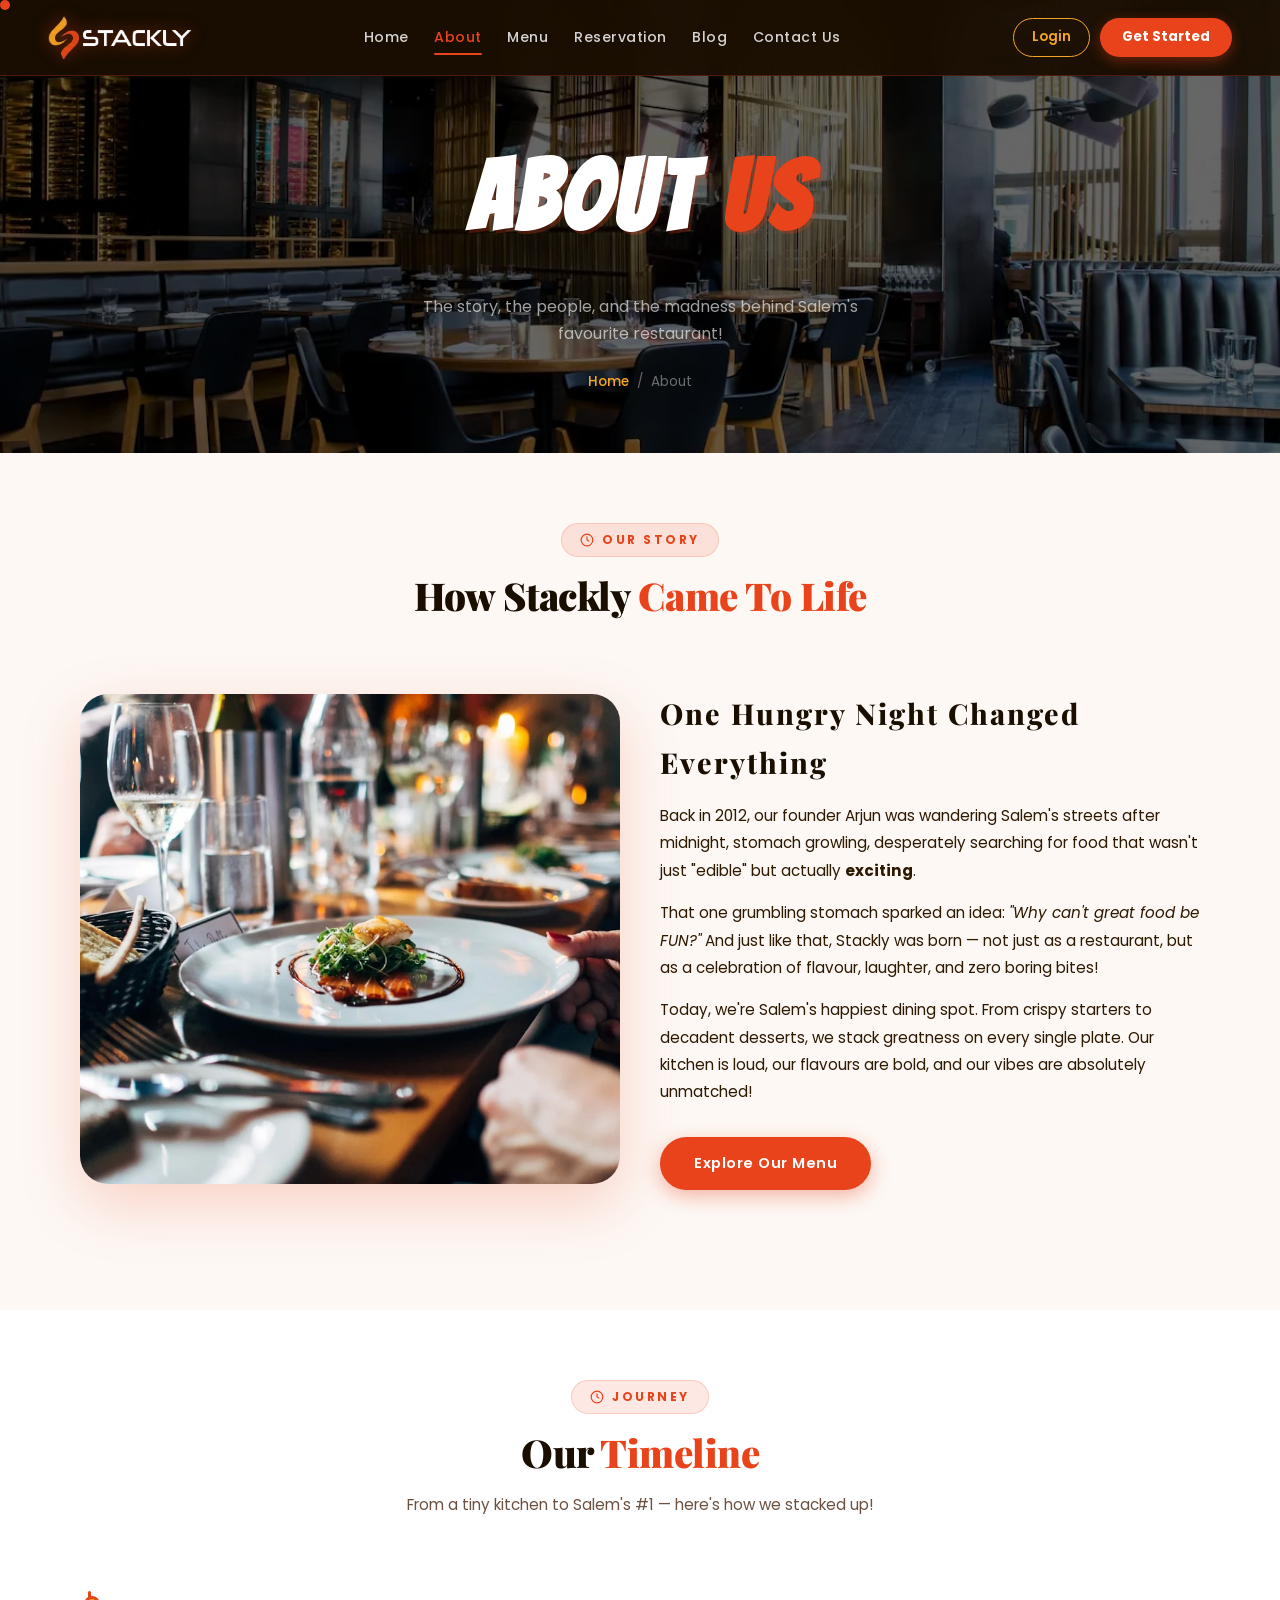
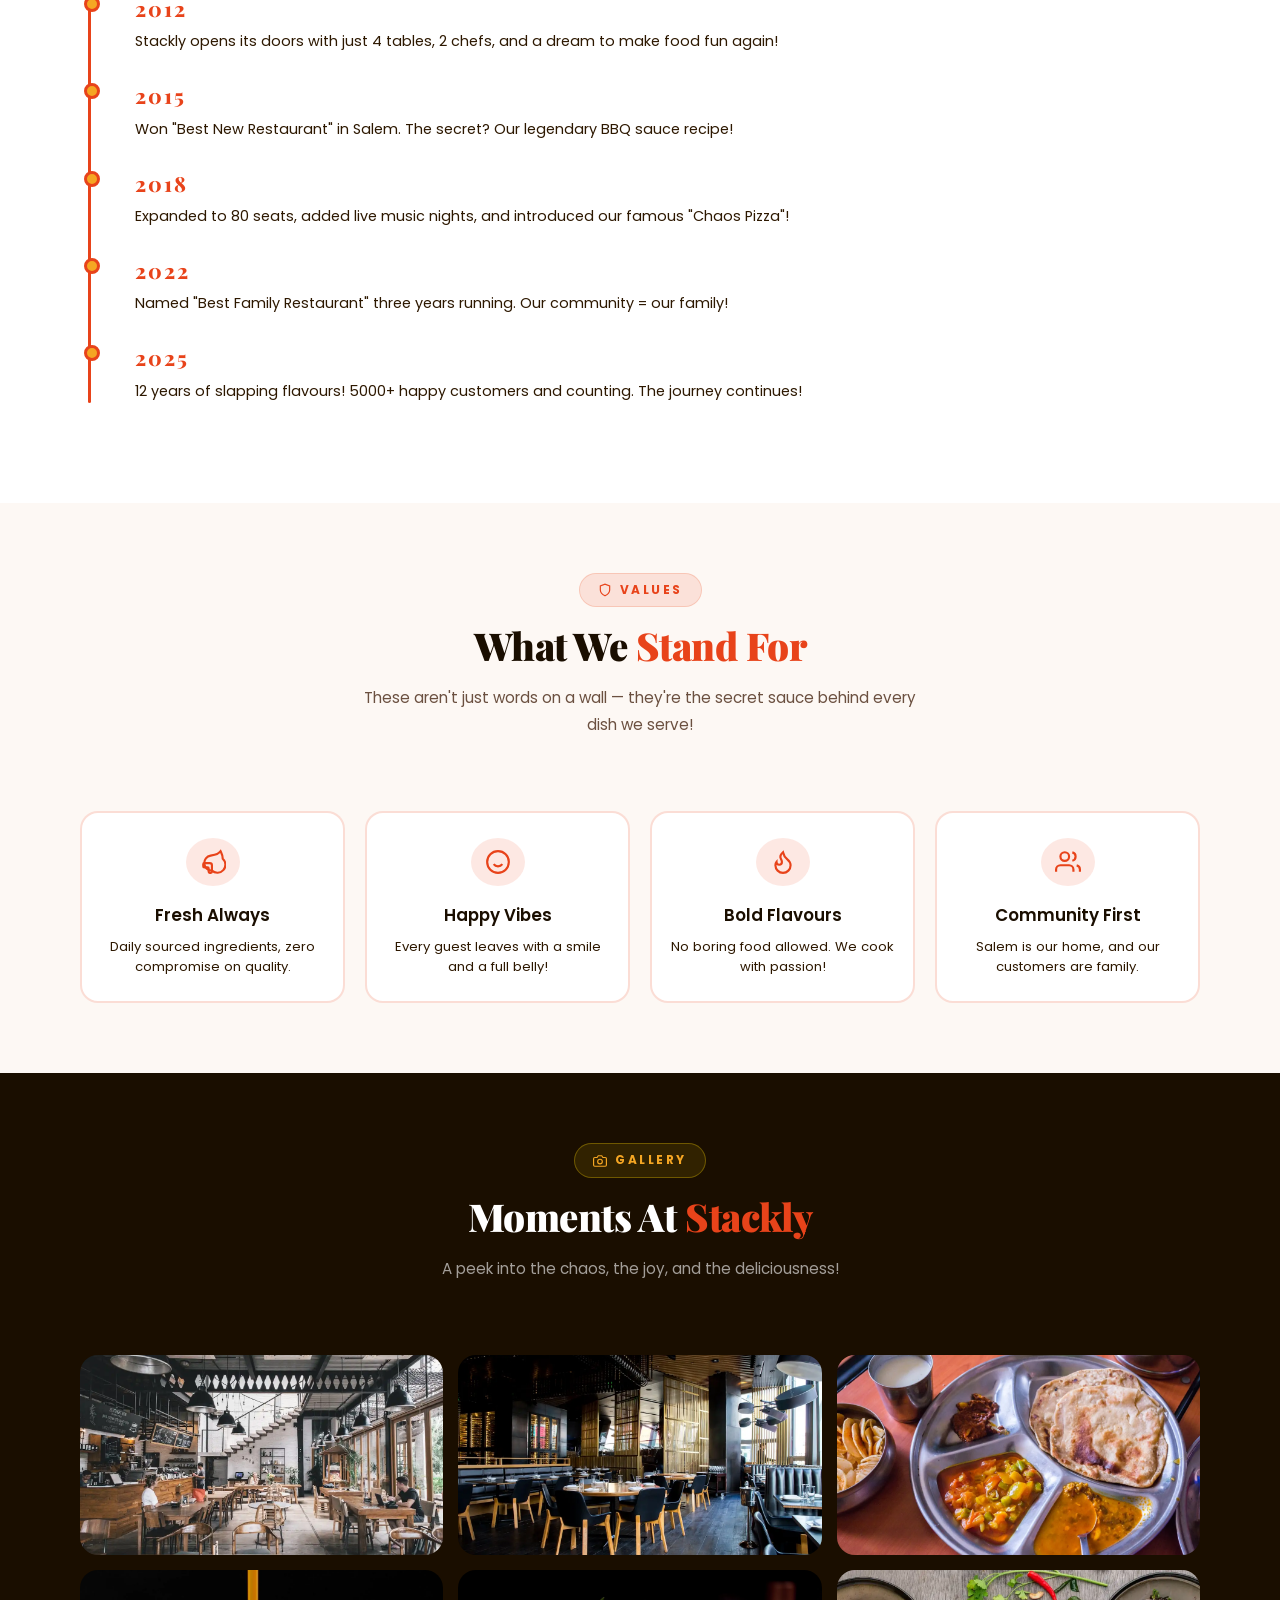
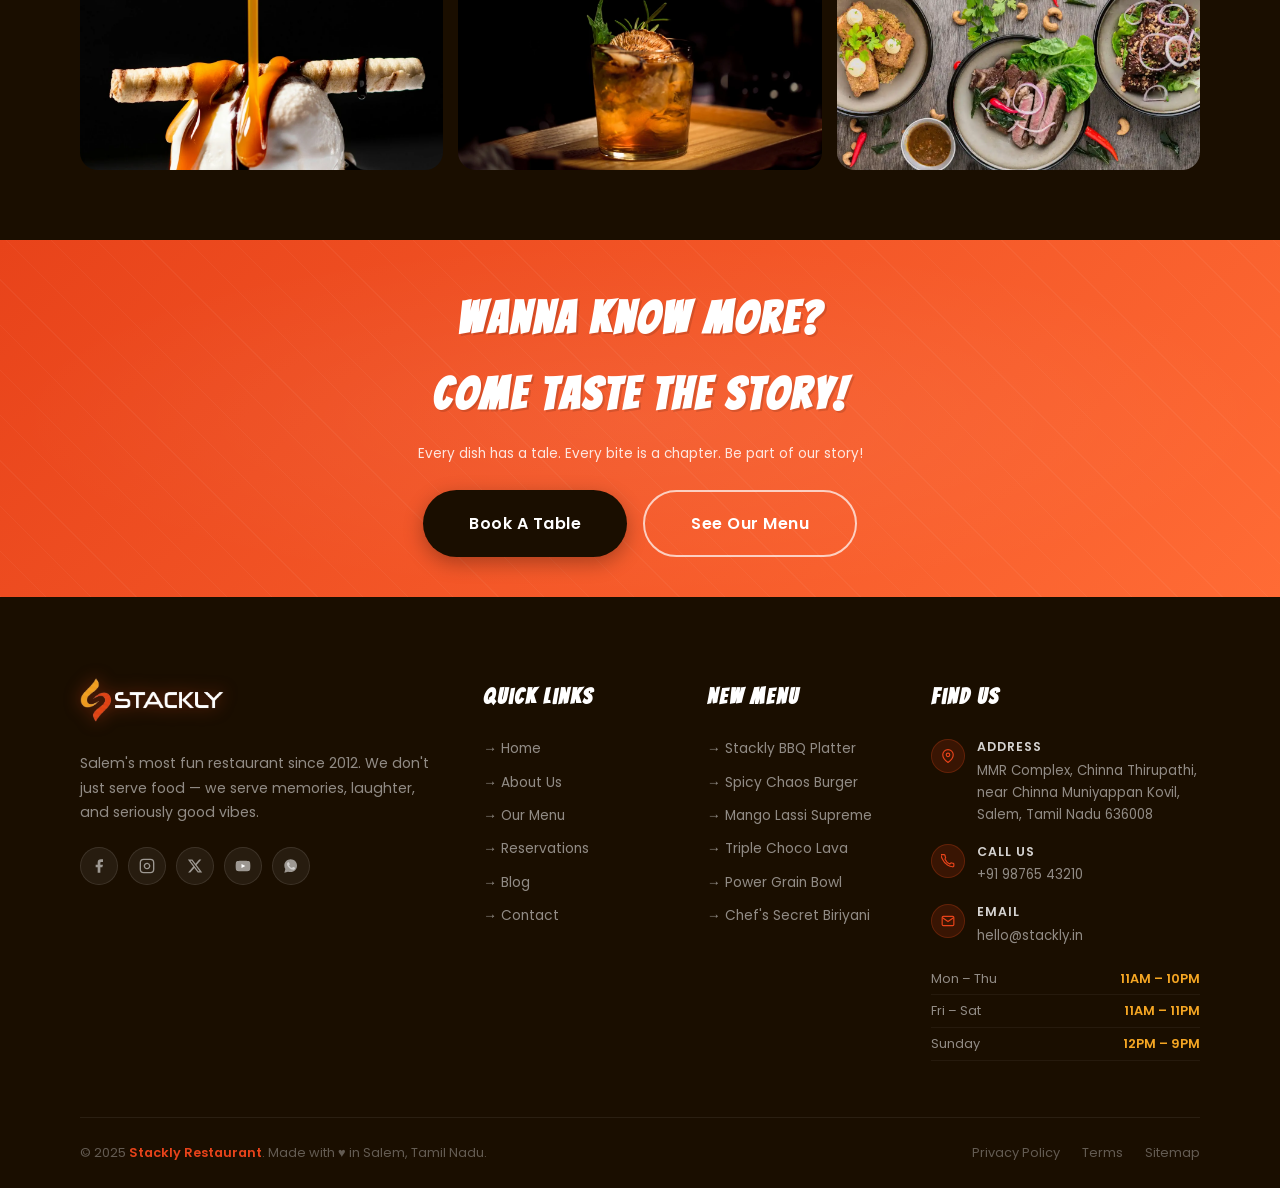
<file: about.html>
<!DOCTYPE html>
<html lang="en">
<head>
  <meta charset="UTF-8">
  <meta name="viewport" content="width=device-width, initial-scale=1.0, maximum-scale=1">
  <link rel="icon" href="assets/top-logo.webp" type="image/webp">
  <link rel="apple-touch-icon" href="assets/top-logo.webp">
  <title>About Us — Stackly — Where Every Bite Slaps | Salem's #1 Restaurant</title>
  <meta name="description" content="Discover the story, values, and journey behind Stackly Restaurant in Salem. Learn how we stack every plate with delicious memories and bold flavours.">
  <link rel="stylesheet" href="./style.css">
  <style>
    
    .about-story-grid {
      display: grid;
      grid-template-columns: 1fr 1fr;
      gap: 40px;
      align-items: center;
      margin-bottom: 50px;
    }
    .about-story-img {
      border-radius: var(--radius-lg);
      overflow: hidden;
      box-shadow: var(--shadow-lg);
      height: 490px;
    }
    .about-story-img img {
      width: 100%;
      height: 100%;
      object-fit: cover;
      transition: transform 0.6s ease;
    }
    .about-story-img:hover img {
      transform: scale(1.05);
    }
    .about-story-text h3 {
      font-family: var(--font-display);
      font-size: 1.8rem;
      color: var(--dark);
      letter-spacing: 2px;
      margin-bottom: 15px;
    }
    .about-story-text p {
      color: var(--text-light);
      line-height: 1.8;
      margin-bottom: 15px;
      font-size: 0.95rem;
    }
    .timeline {
      position: relative;
      padding-left: 30px;
      margin: 30px 0;
    }
    .timeline::before {
      content: '';
      position: absolute;
      left: 8px;
      top: 0;
      bottom: 0;
      width: 3px;
      background: var(--primary);
      border-radius: 3px;
    }
    .timeline-item {
      position: relative;
      margin-bottom: 25px;
      padding-left: 25px;
    }
    .timeline-item::before {
      content: '';
      position: absolute;
      left: -26px;
      top: 5px;
      width: 16px;
      height: 16px;
      background: var(--secondary);
      border: 3px solid var(--primary);
      border-radius: 50%;
    }
    .timeline-year {
      font-family: var(--font-display);
      color: var(--primary);
      font-size: 1.3rem;
      letter-spacing: 2px;
    }
    .timeline-text {
      color: var(--text-light);
      font-size: 0.9rem;
      line-height: 1.6;
    }
    .values-grid {
      display: grid;
      grid-template-columns: repeat(4, 1fr);
      gap: 20px;
      margin-top: 40px;
    }
    .value-card {
      background: white;
      border: 2px solid var(--border);
      border-radius: var(--radius);
      padding: 25px 15px;
      text-align: center;
      transition: var(--transition);
    }
    .value-card:hover {
      transform: translateY(-8px);
      border-color: var(--primary);
      box-shadow: var(--shadow);
    }
    .value-icon {
      margin-bottom: 15px;
      display: flex;
      justify-content: center;
      align-items: center;
      height: 48px;
    }
    .value-title {
      font-family: var(--font-heading);
      font-size: 1.05rem;
      color: var(--dark);
      margin-bottom: 8px;
      font-weight: 600;
    }
    .value-desc {
      font-size: 0.82rem;
      color: var(--text-light);
      line-height: 1.5;
    }
    .gallery-grid {
      display: grid;
      grid-template-columns: repeat(3, 1fr);
      gap: 15px;
      margin-top: 40px;
    }
    .gallery-item {
      border-radius: var(--radius);
      overflow: hidden;
      height: 200px;
      position: relative;
      cursor: default;
    }
    .gallery-item img {
      width: 100%;
      height: 100%;
      object-fit: cover;
      transition: transform 0.5s ease;
    }
    .gallery-item:hover img {
      transform: scale(1.1);
    }
    .gallery-overlay {
      position: absolute;
      inset: 0;
      background: rgba(232,67,26,0.85);
      display: flex;
      align-items: center;
      justify-content: center;
      opacity: 0;
      transition: var(--transition);
    }
    .gallery-item:hover .gallery-overlay {
      opacity: 1;
    }
    .gallery-overlay span {
      color: white;
      font-family: var(--font-heading);
      font-size: 1.1rem;
      font-weight: 600;
      letter-spacing: 1px;
    }
    
    @media (max-width: 992px) {
      .about-story-grid {
        grid-template-columns: 1fr;
        gap: 30px;
      }
      .about-story-img {
        height: 280px;
        order: -1;
      }
      .values-grid {
        grid-template-columns: repeat(2, 1fr);
      }
      .gallery-grid {
        grid-template-columns: repeat(2, 1fr);
      }
    }
    @media (max-width: 600px) {
      .about-story-img {
        height: 220px;
      }
      .values-grid {
        grid-template-columns: 1fr 1fr;
        gap: 12px;
      }
      .value-card {
        padding: 18px 10px;
      }
      .gallery-grid {
        grid-template-columns: 1fr;
        gap: 12px;
      }
      .gallery-item {
        height: 180px;
      }
      .timeline {
        padding-left: 20px;
      }
      .timeline-item {
        padding-left: 18px;
      }
      .timeline-item::before {
        left: -21px;
        width: 12px;
        height: 12px;
      }
    }
  </style>
</head>
<body>


<div id="page-loader">
  <div class="loader-visual-wrap">
    <div class="loader-circles">
      <span></span><span></span><span></span>
    </div>
    <img src="assets/logo.webp" alt="Stackly" class="loader-logo-img">
  </div>
  <div class="loader-text">Heating up the kitchen...</div>
</div>


<div class="cursor" id="cursor"></div>
<div class="cursor-ring" id="cursorRing"></div>


<div class="food-toast" id="foodToast">
  <div class="food-toast-icon">
    <svg viewBox="0 0 24 24" fill="none" stroke="currentColor" stroke-width="2"><path d="M20 6L9 17l-5-5"/></svg>
  </div>
  <span id="toastMsg">Added to order!</span>
</div>


<button id="back-top" type="button" title="Back to top" aria-label="Back to top">
  <span class="backtop-bot" aria-hidden="true">
    <video class="eat-boy-video" src="./assets/eat boy.webm" autoplay muted loop playsinline preload="auto" tabindex="-1"></video>
    <img class="fly-boy-img" src="./assets/fly boy.webp" alt="">
  </span>
</button>


<nav id="navbar">
  <a href="index.html" class="nav-logo">
    <img src="assets/logo.webp" alt="Stackly Logo" onerror="this.style.display='none'">
  </a>
  <div class="nav-links">
    <a href="index.html">Home</a>
    <a href="about.html" class="active">About</a>
    <a href="menu.html">Menu</a>
    <a href="reservation.html">Reservation</a>
    <a href="blog.html">Blog</a>
    <a href="contact.html">Contact Us</a>
  </div>
  <div class="nav-cta-group">
    <a href="signin.html" class="nav-links btn-nav-login">Login</a>
    <a href="signup.html" class="nav-links btn-nav-start">Get Started</a>
  </div>
  <button class="hamburger" id="hamburger" aria-label="Open menu">
    <span></span><span></span><span></span>
  </button>
</nav>


<div class="mobile-menu" id="mobileMenu">
  <div class="mobile-menu-links">
    <a href="index.html">Home</a>
    <a href="about.html">About</a>
    <a href="menu.html">Menu</a>
    <a href="reservation.html">Reservation</a>
    <a href="blog.html">Blog</a>
    <a href="contact.html">Contact Us</a>
  </div>
  <div class="mobile-menu-btns">
    <a href="signin.html" class="btn btn-outline">Login</a>
    <a href="signup.html" class="btn btn-primary">Get Started</a>
  </div>
</div>


<section class="about-hero-section" style="background-image: url('assets/images/photo-1517248135467-4c7edcad34c4.webp');">
  <div>
    <h1 class="page-hero-title reveal">About <span>Us</span></h1>
    <p class="page-hero-sub reveal delay-1">The story, the people, and the madness behind Salem's favourite restaurant!</p>
    <div class="breadcrumb reveal delay-2">
      <a href="index.html">Home</a>
      <span>/</span>
      <span style="color:rgba(255,255,255,0.4)">About</span>
    </div>
  </div>
</section>


<section class="section" style="background:var(--light);">
  <div class="section-inner">
    <div class="section-header reveal">
      <div class="section-badge">
        <svg viewBox="0 0 24 24" fill="none" stroke="currentColor" stroke-width="2"><path d="M12 2a10 10 0 100 20A10 10 0 0012 2z"/><path d="M12 6v6l4 2"/></svg>
        Our Story
      </div>
      <h2 class="section-title">How Stackly <span>Came To Life</span></h2>
    </div>
    <div class="about-story-grid">
      <div class="about-story-img reveal-left">
        <img src="assets/images/photo-1414235077428-338989a2e8c0.webp" alt="Stackly Restaurant">
      </div>
      <div class="about-story-text reveal-right">
        <h3>One Hungry Night Changed Everything</h3>
        <p>Back in 2012, our founder Arjun was wandering Salem's streets after midnight, stomach growling, desperately searching for food that wasn't just "edible" but actually <strong>exciting</strong>.</p>
        <p>That one grumbling stomach sparked an idea: <em>"Why can't great food be FUN?"</em> And just like that, Stackly was born — not just as a restaurant, but as a celebration of flavour, laughter, and zero boring bites!</p>
        <p>Today, we're Salem's happiest dining spot. From crispy starters to decadent desserts, we stack greatness on every single plate. Our kitchen is loud, our flavours are bold, and our vibes are absolutely unmatched!</p>
        <a href="menu.html" class="btn btn-primary mt-2">Explore Our Menu</a>
      </div>
    </div>
  </div>
</section>


<section class="section" style="background:white;">
  <div class="section-inner">
    <div class="section-header reveal">
      <div class="section-badge">
        <svg viewBox="0 0 24 24" fill="none" stroke="currentColor" stroke-width="2"><circle cx="12" cy="12" r="10"/><polyline points="12 6 12 12 16 14"/></svg>
        Journey
      </div>
      <h2 class="section-title">Our <span>Timeline</span></h2>
      <p class="section-subtitle">From a tiny kitchen to Salem's #1 — here's how we stacked up!</p>
    </div>
    <div class="timeline reveal">
      <div class="timeline-item">
        <div class="timeline-year">2012</div>
        <div class="timeline-text">Stackly opens its doors with just 4 tables, 2 chefs, and a dream to make food fun again!</div>
      </div>
      <div class="timeline-item">
        <div class="timeline-year">2015</div>
        <div class="timeline-text">Won "Best New Restaurant" in Salem. The secret? Our legendary BBQ sauce recipe!</div>
      </div>
      <div class="timeline-item">
        <div class="timeline-year">2018</div>
        <div class="timeline-text">Expanded to 80 seats, added live music nights, and introduced our famous "Chaos Pizza"!</div>
      </div>
      <div class="timeline-item">
        <div class="timeline-year">2022</div>
        <div class="timeline-text">Named "Best Family Restaurant" three years running. Our community = our family!</div>
      </div>
      <div class="timeline-item">
        <div class="timeline-year">2025</div>
        <div class="timeline-text">12 years of slapping flavours! 5000+ happy customers and counting. The journey continues!</div>
      </div>
    </div>
  </div>
</section>


<section class="section" style="background:var(--light);">
  <div class="section-inner">
    <div class="section-header reveal">
      <div class="section-badge">
        <svg viewBox="0 0 24 24" fill="none" stroke="currentColor" stroke-width="2"><path d="M12 22s8-4 8-10V5l-8-3-8 3v7c0 6 8 10 8 10z"/></svg>
        Values
      </div>
      <h2 class="section-title">What We <span>Stand For</span></h2>
      <p class="section-subtitle">These aren't just words on a wall — they're the secret sauce behind every dish we serve!</p>
    </div>
    <div class="values-grid">
      <div class="value-card reveal delay-1">
        <div class="value-icon">
          <svg viewBox="0 0 24 24" fill="none" stroke="currentColor" stroke-width="2" width="36" height="36" style="color:var(--primary);"><path d="M11 20A7 7 0 019.8 6.1C15.5 5 17 4.48 19 2c1 2 2 3.5 2 7a7 7 0 01-10 11z"/><path d="M9 22a1 1 0 01-1-1v-3a1 1 0 00-1-1H4a1 1 0 01-1-1v-2a1 1 0 011-1h5a2 2 0 012 2v6a1 1 0 01-1 1z"/></svg>
        </div>
        <div class="value-title">Fresh Always</div>
        <div class="value-desc">Daily sourced ingredients, zero compromise on quality.</div>
      </div>
      <div class="value-card reveal delay-2">
        <div class="value-icon">
          <svg viewBox="0 0 24 24" fill="none" stroke="currentColor" stroke-width="2" width="36" height="36" style="color:var(--primary);"><circle cx="12" cy="12" r="10"/><path d="M8 14s1.5 2 4 2 4-2 4-2"/><line x1="9" y1="9" x2="9.01" y2="9"/><line x1="15" y1="9" x2="15.01" y2="9"/></svg>
        </div>
        <div class="value-title">Happy Vibes</div>
        <div class="value-desc">Every guest leaves with a smile and a full belly!</div>
      </div>
      <div class="value-card reveal delay-3">
        <div class="value-icon">
          <svg viewBox="0 0 24 24" fill="none" stroke="currentColor" stroke-width="2" width="36" height="36" style="color:var(--primary);"><path d="M8.5 14.5A2.5 2.5 0 0011 12c0-1.38-.5-2-1-3-1.072-2.143-.224-4.054 2-6 .5 2.5 2 4.9 4 6.5 2 1.6 3 3.5 3 5.5a7 7 0 11-14 0c0-1.153.433-2.294 1-3a2.5 2.5 0 002.5 2.5z"/></svg>
        </div>
        <div class="value-title">Bold Flavours</div>
        <div class="value-desc">No boring food allowed. We cook with passion!</div>
      </div>
      <div class="value-card reveal delay-4">
        <div class="value-icon">
          <svg viewBox="0 0 24 24" fill="none" stroke="currentColor" stroke-width="2" width="36" height="36" style="color:var(--primary);"><path d="M17 21v-2a4 4 0 00-4-4H5a4 4 0 00-4 4v2"/><circle cx="9" cy="7" r="4"/><path d="M23 21v-2a4 4 0 00-3-3.87"/><path d="M16 3.13a4 4 0 010 7.75"/></svg>
        </div>
        <div class="value-title">Community First</div>
        <div class="value-desc">Salem is our home, and our customers are family.</div>
      </div>
    </div>
  </div>
</section>


<section class="section" style="background:var(--dark);">
  <div class="section-inner">
    <div class="section-header reveal">
      <div class="section-badge" style="color:var(--secondary);border-color:rgba(255,215,0,0.3);background:rgba(255,215,0,0.1);">
        <svg viewBox="0 0 24 24" fill="none" stroke="currentColor" stroke-width="2"><path d="M23 19a2 2 0 0 1-2 2H3a2 2 0 0 1-2-2V8a2 2 0 0 1 2-2h4l2-3h6l2 3h4a2 2 0 0 1 2 2z"/><circle cx="12" cy="13" r="4"/></svg>
        Gallery
      </div>
      <h2 class="section-title" style="color:white;">Moments At <span style="color:var(--primary);">Stackly</span></h2>
      <p class="section-subtitle" style="color:rgba(255,255,255,0.6);">A peek into the chaos, the joy, and the deliciousness!</p>
    </div>
    <div class="gallery-grid">
      <div class="gallery-item reveal delay-1">
        <img src="assets/images/photo-1555396273-367ea4eb4db5.webp" alt="Kitchen">
        <div class="gallery-overlay"><span>Our Kitchen</span></div>
      </div>
      <div class="gallery-item reveal delay-2">
        <img src="assets/images/photo-1517248135467-4c7edcad34c4.webp" alt="Dining">
        <div class="gallery-overlay"><span>Dining Area</span></div>
      </div>
      <div class="gallery-item reveal delay-3">
        <img src="assets/images/photo-1546833999-b9f581a1996d.webp" alt="Ingredients">
        <div class="gallery-overlay"><span>Fresh Prep</span></div>
      </div>
      <div class="gallery-item reveal delay-1">
        <img src="assets/images/photo-1551024506-0bccd828d307.webp" alt="Desserts">
        <div class="gallery-overlay"><span>Sweet Treats</span></div>
      </div>
      <div class="gallery-item reveal delay-2">
        <img src="assets/images/photo-1514362545857-3bc16c4c7d1b.webp" alt="Drinks">
        <div class="gallery-overlay"><span>Drinks Bar</span></div>
      </div>
      <div class="gallery-item reveal delay-3">
        <img src="assets/images/photo-1504674900247-0877df9cc836.webp" alt="Team">
        <div class="gallery-overlay"><span>Team Fun</span></div>
      </div>
    </div>
  </div>
</section>


<div class="cta-banner">
  <div class="section-inner">
    <h2 class="cta-title reveal">Wanna Know More? <br>Come Taste The Story!</h2>
    <p class="cta-sub reveal delay-1">Every dish has a tale. Every bite is a chapter. Be part of our story!</p>
    <div class="cta-btns reveal delay-2">
      <a href="reservation.html" class="btn btn-dark btn-lg">Book A Table</a>
      <a href="menu.html" class="btn btn-outline btn-lg">See Our Menu</a>
    </div>
  </div>
</div>


<footer id="footer">
  <div class="section-inner">
    <div class="footer-grid">
      <div class="footer-brand">
        <a href="index.html" class="nav-logo" style="margin-bottom:14px;display:inline-flex;">
          <img src="assets/logo.webp" alt="Stackly" height="42" onerror="this.style.display='none'">
        </a>
        <p>Salem's most fun restaurant since 2012. We don't just serve food — we serve memories, laughter, and seriously good vibes.</p>
        <div class="footer-socials">
          <a href="404.html" class="footer-social" title="Facebook">
            <svg viewBox="0 0 24 24" fill="currentColor"><path d="M18 2h-3a5 5 0 00-5 5v3H7v4h3v8h4v-8h3l1-4h-4V7a1 1 0 011-1h3z"/></svg>
          </a>
          <a href="404.html" class="footer-social" title="Instagram">
            <svg viewBox="0 0 24 24" fill="none" stroke="currentColor" stroke-width="2"><rect x="2" y="2" width="20" height="20" rx="5" ry="5"/><path d="M16 11.37A4 4 0 1112.63 8 4 4 0 0116 11.37z"/><line x1="17.5" y1="6.5" x2="17.51" y2="6.5"/></svg>
          </a>
          <a href="404.html" class="footer-social" title="Twitter/X">
            <svg viewBox="0 0 24 24" fill="currentColor"><path d="M18.244 2.25h3.308l-7.227 8.26 8.502 11.24H16.17l-5.214-6.817L4.99 21.75H1.68l7.73-8.835L1.254 2.25H8.08l4.713 6.231zm-1.161 17.52h1.833L7.084 4.126H5.117z"/></svg>
          </a>
          <a href="404.html" class="footer-social" title="YouTube">
            <svg viewBox="0 0 24 24" fill="currentColor"><path d="M22.54 6.42a2.78 2.78 0 00-1.95-1.96C18.88 4 12 4 12 4s-6.88 0-8.59.46A2.78 2.78 0 001.46 6.42 29 29 0 001 12a29 29 0 00.46 5.58 2.78 2.78 0 001.95 1.96C5.12 20 12 20 12 20s6.88 0 8.59-.46a2.78 2.78 0 001.95-1.96A29 29 0 0023 12a29 29 0 00-.46-5.58z"/><polygon points="9.75 15.02 15.5 12 9.75 8.98 9.75 15.02" fill="white"/></svg>
          </a>
          <a href="404.html" class="footer-social" title="WhatsApp">
            <svg viewBox="0 0 24 24" fill="currentColor"><path d="M17.472 14.382c-.297-.149-1.758-.867-2.03-.967-.273-.099-.471-.148-.67.15-.197.297-.767.966-.94 1.164-.173.199-.347.223-.644.075-.297-.15-1.255-.463-2.39-1.475-.883-.788-1.48-1.761-1.653-2.059-.173-.297-.018-.458.13-.606.134-.133.298-.347.446-.52.149-.174.198-.298.298-.497.099-.198.05-.371-.025-.52-.075-.149-.669-1.612-.916-2.207-.242-.579-.487-.5-.669-.51-.173-.008-.371-.01-.57-.01-.198 0-.52.074-.792.372-.272.297-1.04 1.016-1.04 2.479 0 1.462 1.065 2.875 1.213 3.074.149.198 2.096 3.2 5.077 4.487.709.306 1.262.489 1.694.625.712.227 1.36.195 1.871.118.571-.085 1.758-.719 2.006-1.413.248-.694.248-1.289.173-1.413-.074-.124-.272-.198-.57-.347z"/><path d="M11.5 2C6.253 2 2 6.253 2 11.5c0 1.891.549 3.658 1.5 5.158L2 22l5.5-1.5A9.455 9.455 0 0011.5 21C16.747 21 21 16.747 21 11.5S16.747 2 11.5 2z"/></svg>
          </a>
        </div>
      </div>
      <div>
        <h4 class="footer-col-title">Quick Links</h4>
        <ul class="footer-links">
          <li><a href="index.html">→ Home</a></li>
          <li><a href="about.html">→ About Us</a></li>
          <li><a href="menu.html">→ Our Menu</a></li>
          <li><a href="reservation.html">→ Reservations</a></li>
          <li><a href="blog.html">→ Blog</a></li>
          <li><a href="contact.html">→ Contact</a></li>
        </ul>
      </div>
      <div>
        <h4 class="footer-col-title">New Menu</h4>
        <ul class="footer-links">
          <li><a href="menu.html">→ Stackly BBQ Platter</a></li>
          <li><a href="menu.html">→ Spicy Chaos Burger</a></li>
          <li><a href="menu.html">→ Mango Lassi Supreme</a></li>
          <li><a href="menu.html">→ Triple Choco Lava</a></li>
          <li><a href="menu.html">→ Power Grain Bowl</a></li>
          <li><a href="menu.html">→ Chef's Secret Biriyani</a></li>
        </ul>
      </div>
      <div>
        <h4 class="footer-col-title">Find Us</h4>
        <div class="footer-contact-item">
          <div class="footer-contact-icon">
            <svg viewBox="0 0 24 24" fill="none" stroke="currentColor" stroke-width="2"><path d="M21 10c0 7-9 13-9 13s-9-6-9-13a9 9 0 0118 0z"/><circle cx="12" cy="10" r="3"/></svg>
          </div>
          <div class="footer-contact-text">
            <strong>Address</strong>
            MMR Complex, Chinna Thirupathi, near Chinna Muniyappan Kovil, Salem, Tamil Nadu 636008
          </div>
        </div>
        <div class="footer-contact-item">
          <div class="footer-contact-icon">
            <svg viewBox="0 0 24 24" fill="none" stroke="currentColor" stroke-width="2"><path d="M22 16.92v3a2 2 0 01-2.18 2 19.79 19.79 0 01-8.63-3.07A19.5 19.5 0 013.07 9.81a19.79 19.79 0 01-3.07-8.63A2 2 0 012 .98h3a2 2 0 012 1.72 12.84 12.84 0 00.7 2.81 2 2 0 01-.45 2.11L6.91 8.9A16 16 0 0015.1 17.09l1.27-1.27a2 2 0 012.11-.45 12.84 12.84 0 002.81.7A2 2 0 0122 16.92z"/></svg>
          </div>
          <div class="footer-contact-text"><strong>Call Us</strong>+91 98765 43210</div>
        </div>
        <div class="footer-contact-item">
          <div class="footer-contact-icon">
            <svg viewBox="0 0 24 24" fill="none" stroke="currentColor" stroke-width="2"><path d="M4 4h16c1.1 0 2 .9 2 2v12c0 1.1-.9 2-2 2H4c-1.1 0-2-.9-2-2V6c0-1.1.9-2 2-2z"/><polyline points="22,6 12,13 2,6"/></svg>
          </div>
          <div class="footer-contact-text"><strong>Email</strong>hello@stackly.in</div>
        </div>
        <div class="footer-hours mt-2">
          <div class="footer-hours-item"><span>Mon – Thu</span><span>11AM – 10PM</span></div>
          <div class="footer-hours-item"><span>Fri – Sat</span><span>11AM – 11PM</span></div>
          <div class="footer-hours-item"><span>Sunday</span><span>12PM – 9PM</span></div>
        </div>
      </div>
    </div>
    <div class="footer-bottom">
      <p>&copy; 2025 <span>Stackly Restaurant</span>. Made with ♥ in Salem, Tamil Nadu.</p>
      <div class="footer-bottom-links">
        <a href="404.html">Privacy Policy</a>
        <a href="404.html">Terms</a>
        <a href="404.html">Sitemap</a>
      </div>
    </div>
  </div>
</footer>

<script src="./script.js"></script>
</body>
</html>
</file>
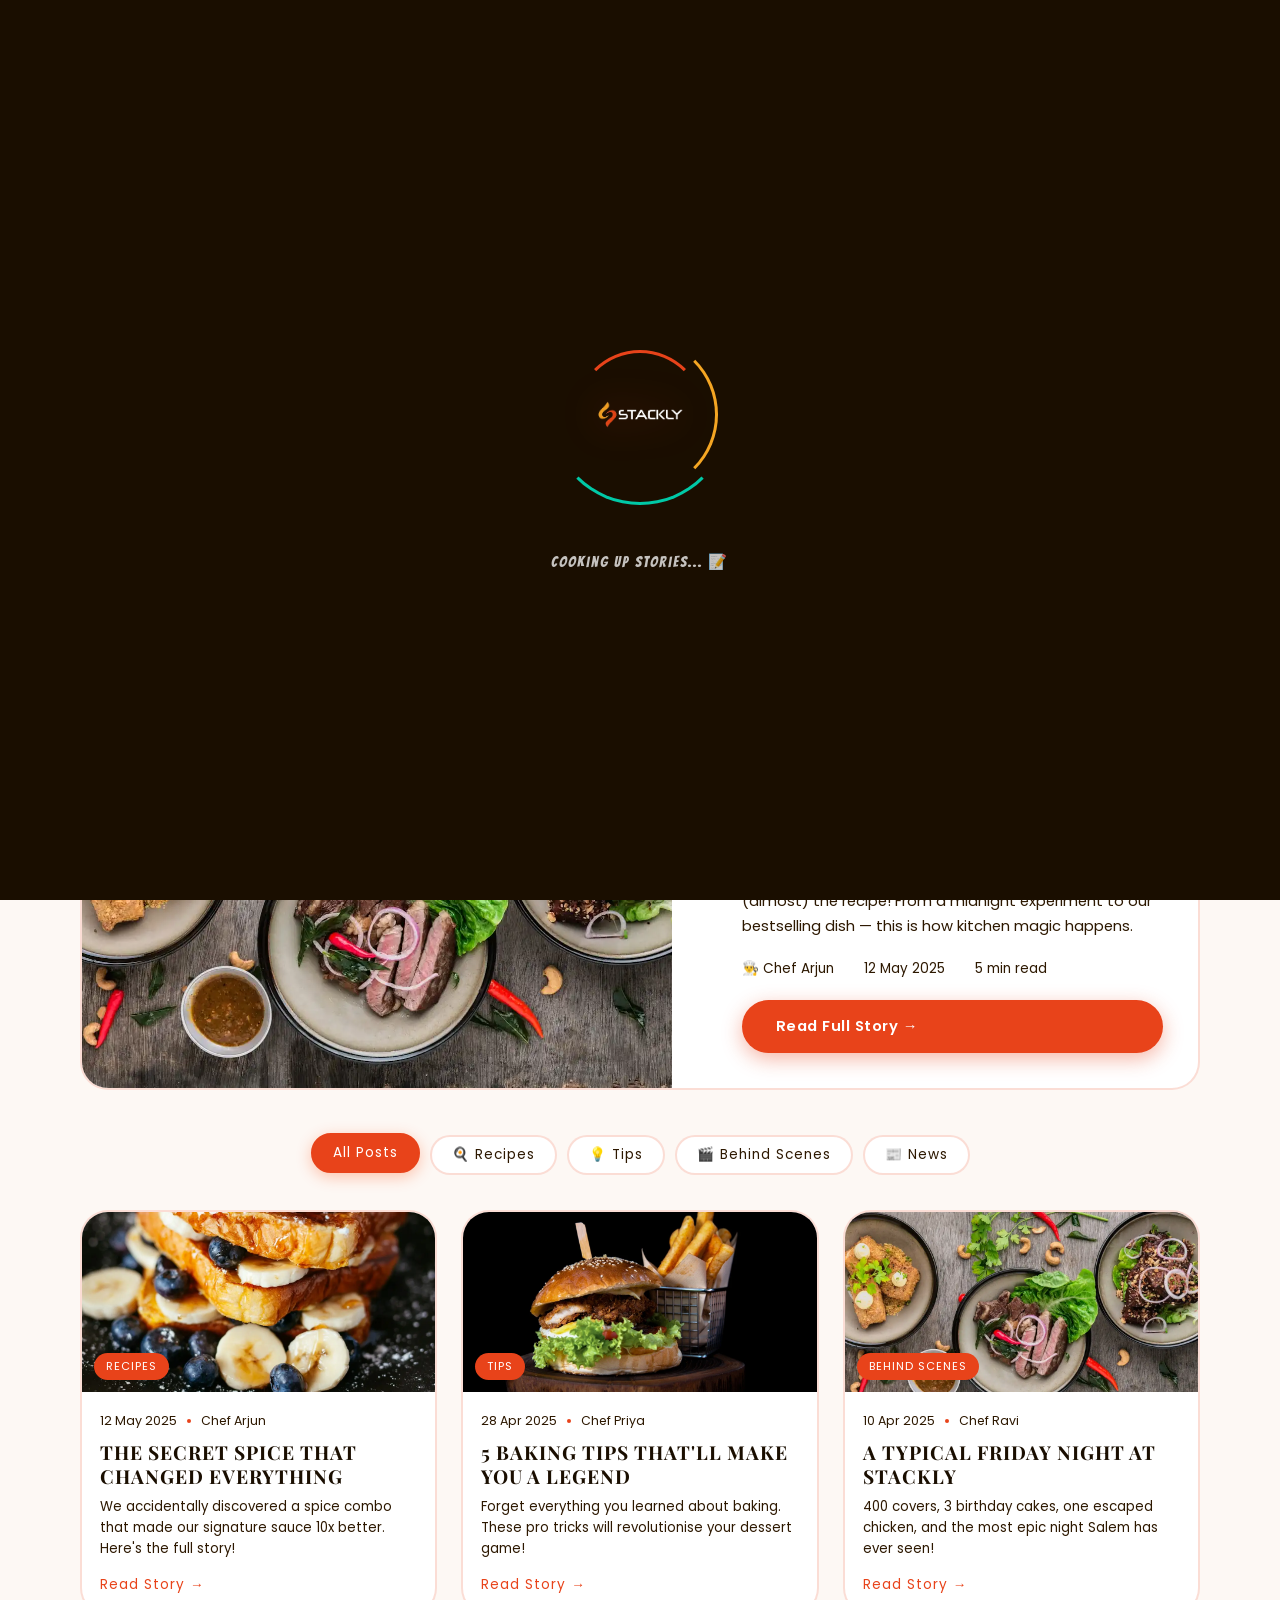
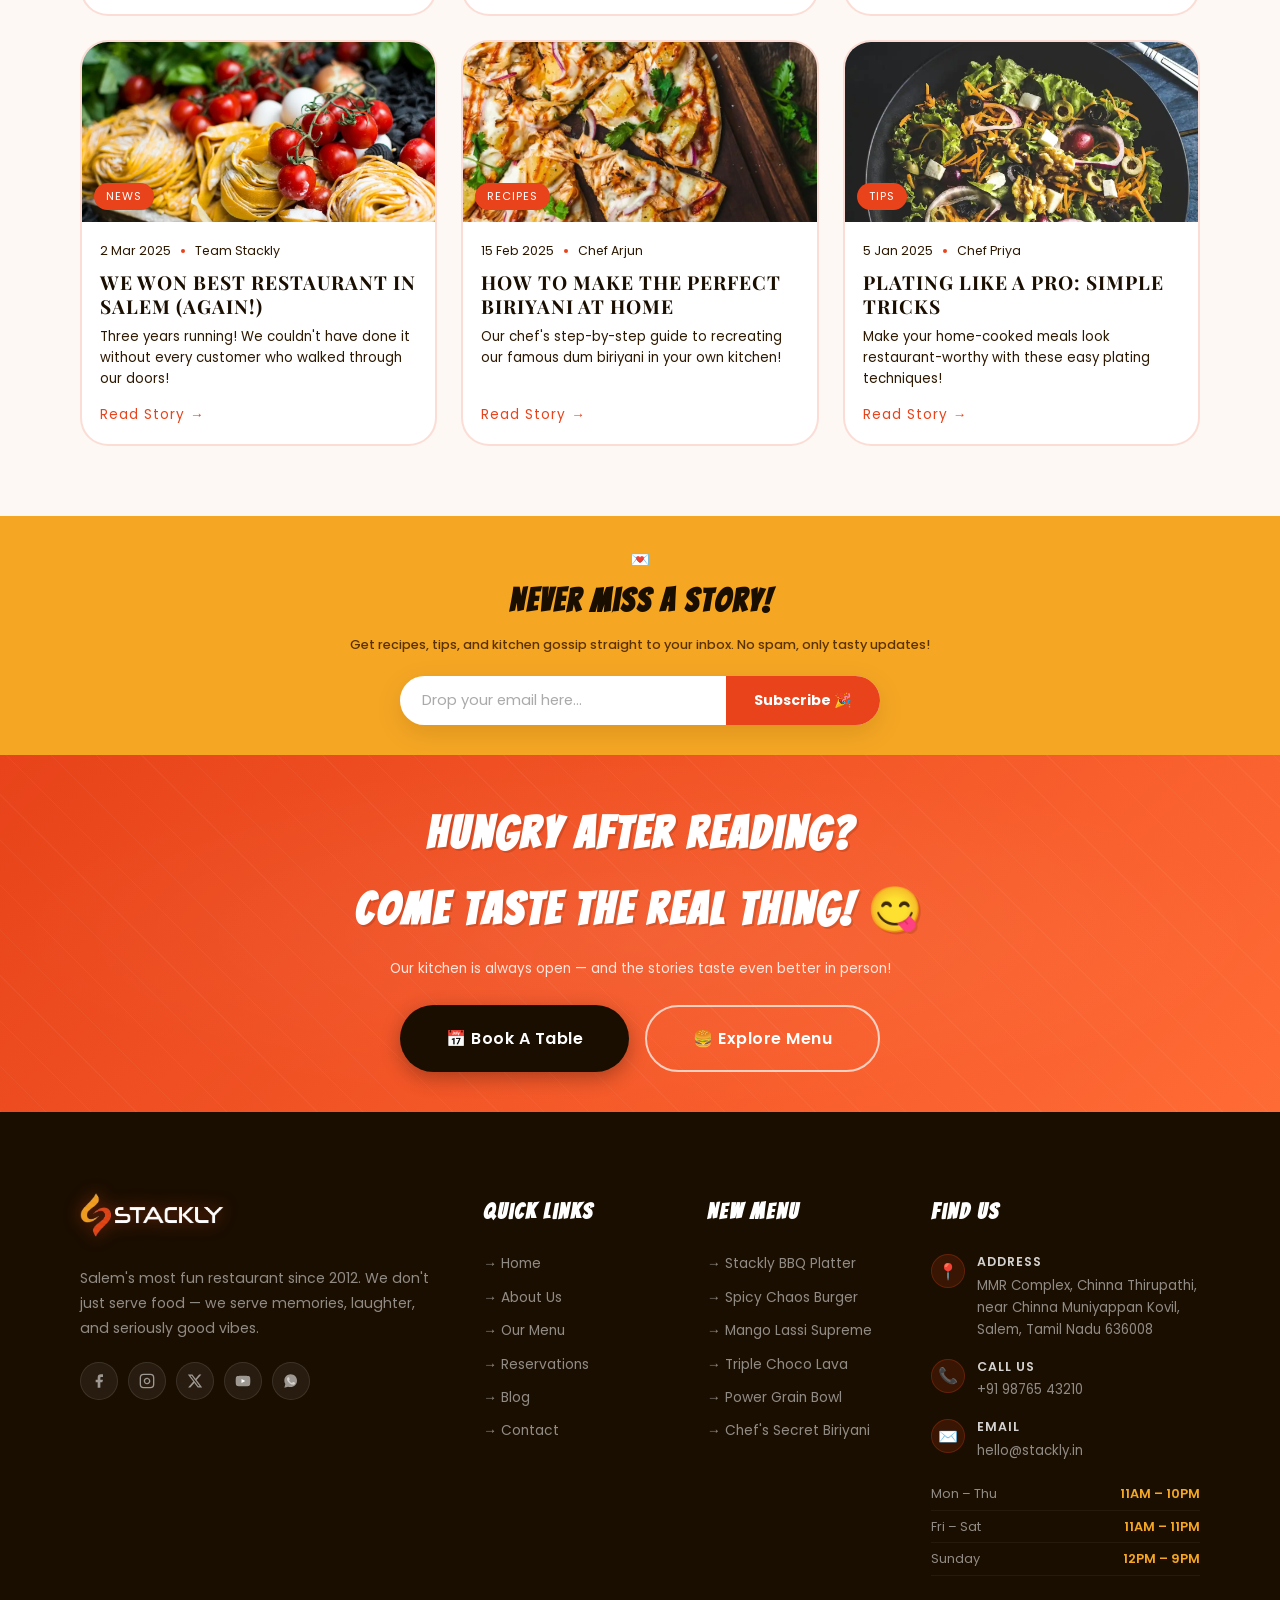
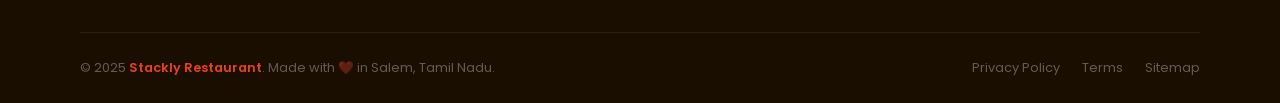
<file: blog.html>
<!DOCTYPE html>
<html lang="en">
<head>
  <meta charset="UTF-8">
  <meta name="viewport" content="width=device-width, initial-scale=1.0, maximum-scale=1">
  <link rel="icon" href="assets/top-logo.webp" type="image/webp">
  <link rel="apple-touch-icon" href="assets/top-logo.webp">
  <title>Food Blog — Stackly Restaurant</title>
  <link rel="stylesheet" href="./style.css">
  <style>
    .blog-hero {
     min-height: 68vh;
      background: var(--dark); 
      display: flex;
      background-size: cover;
      background-position: center;
      background-repeat: no-repeat;
      align-items: center;
      justify-content: center;
      text-align: center;
      padding: calc(var(--nav-h) + 40px) 20px 60px;
      position: relative;
      overflow: hidden;
    }
    .blog-hero::before {
      content: '';
      position: absolute;
      inset: 0;
      background: radial-gradient(ellipse at center, rgba(255,69,0,0.15) 0%, transparent 70%);
    }
    .blog-hero-title {
      font-family: var(--font-display);
      font-size: clamp(2.5rem, 7vw, 5rem);
      color: white;
      letter-spacing: 4px;
      position: relative;
      text-shadow: 3px 3px 0 rgba(255,69,0,0.3);
    }
    .blog-hero-title span { color: var(--primary); }
    .blog-hero-sub {
      color: rgba(255,255,255,0.65);
      font-size: 1rem;
      margin-top: 12px;
      max-width: 500px;
      position: relative;
    }
    
    .blog-cat-filter {
      display: flex;
      gap: 10px;
      justify-content: center;
      flex-wrap: wrap;
      margin-bottom: 35px;
    }
    .blog-cat-btn {
      background: white;
      border: 2px solid var(--border);
      color: var(--text-light);
      font-family: var(--font-heading);
      font-size: 0.85rem;
      letter-spacing: 1px;
      padding: 8px 20px;
      border-radius: 25px;
      cursor: pointer;
      transition: var(--transition);
      white-space: nowrap;
    }
    .blog-cat-btn:hover, .blog-cat-btn.active {
      background: var(--primary);
      border-color: var(--primary);
      color: white;
      transform: translateY(-2px);
      box-shadow: 0 4px 15px rgba(255,69,0,0.3);
    }
    
    .blog-full-grid {
      display: grid;
      grid-template-columns: repeat(auto-fill, minmax(280px, 1fr));
      gap: 24px;
    }
    .blog-full-card {
      background: white;
      border-radius: var(--radius-lg);
      overflow: hidden;
      border: 2px solid var(--border);
      transition: var(--transition);
      cursor: pointer;
      display: flex;
      flex-direction: column;
    }
    .blog-full-card:hover {
      transform: translateY(-8px);
      box-shadow: var(--shadow-lg);
      border-color: var(--primary);
    }
    .blog-full-img-wrap {
      position: relative;
      height: 180px;
      overflow: hidden;
    }
    .blog-full-img-wrap img {
      width: 100%;
      height: 100%;
      object-fit: cover;
      transition: transform 0.6s ease;
    }
    .blog-full-card:hover .blog-full-img-wrap img {
      transform: scale(1.07);
    }
    .blog-full-cat {
      position: absolute;
      bottom: 12px;
      left: 12px;
      background: var(--primary);
      color: white;
      font-family: var(--font-heading);
      font-size: 0.7rem;
      letter-spacing: 1px;
      text-transform: uppercase;
      padding: 4px 12px;
      border-radius: 15px;
    }
    .blog-full-body {
      padding: 18px;
      flex: 1;
      display: flex;
      flex-direction: column;
    }
    .blog-full-meta {
      display: flex;
      align-items: center;
      gap: 10px;
      margin-bottom: 8px;
      font-size: 0.78rem;
      color: var(--text-light);
      font-family: var(--font-heading);
    }
    .blog-full-meta .dot {
      width: 4px;
      height: 4px;
      background: var(--primary);
      border-radius: 50%;
    }
    .blog-full-title {
      font-family: var(--font-display);
      font-size: 1.2rem;
      color: var(--dark);
      letter-spacing: 1px;
      line-height: 1.25;
      margin-bottom: 8px;
      transition: var(--transition);
    }
    .blog-full-card:hover .blog-full-title {
      color: var(--primary);
    }
    .blog-full-excerpt {
      font-size: 0.83rem;
      color: var(--text-light);
      line-height: 1.6;
      flex: 1;
      margin-bottom: 14px;
    }
    .blog-full-read {
      color: var(--primary);
      font-family: var(--font-heading);
      font-size: 0.85rem;
      letter-spacing: 1px;
      display: flex;
      align-items: center;
      gap: 6px;
      transition: var(--transition);
      align-self: flex-start;
    }
    .blog-full-read:hover {
      gap: 12px;
      color: var(--accent);
    }
    
    .featured-post {
      display: grid;
      grid-template-columns: 1.2fr 1fr;
      gap: 35px;
      background: white;
      border-radius: var(--radius-lg);
      overflow: hidden;
      border: 2px solid var(--border);
      margin-bottom: 45px;
    }
    .featured-img {
      height: 100%;
      min-height: 300px;
    }
    .featured-img img {
      width: 100%;
      height: 100%;
      object-fit: cover;
    }
    .featured-body {
      padding: 35px;
      display: flex;
      flex-direction: column;
      justify-content: center;
    }
    .featured-cat {
      display: inline-block;
      background: var(--primary);
      color: white;
      font-family: var(--font-heading);
      font-size: 0.7rem;
      letter-spacing: 1px;
      text-transform: uppercase;
      padding: 4px 14px;
      border-radius: 15px;
      margin-bottom: 12px;
      align-self: flex-start;
    }
    .featured-title {
      font-family: var(--font-display);
      font-size: 1.8rem;
      color: var(--dark);
      letter-spacing: 2px;
      line-height: 1.2;
      margin-bottom: 12px;
    }
    .featured-excerpt {
      color: var(--text-light);
      line-height: 1.7;
      margin-bottom: 18px;
      font-size: 0.92rem;
    }
    .featured-meta {
      display: flex;
      align-items: center;
      gap: 15px;
      font-size: 0.85rem;
      color: var(--text-light);
      font-family: var(--font-heading);
      margin-bottom: 20px;
    }
    
    @media (max-width: 992px) {
      .featured-post {
        grid-template-columns: 1fr;
      }
      .featured-img {
        min-height: 220px;
      }
      .featured-body {
        padding: 25px;
      }
    }
    @media (max-width: 600px) {
      .blog-full-grid {
        grid-template-columns: 1fr;
      }
      .blog-full-img-wrap {
        height: 160px;
      }
      .featured-title {
        font-size: 1.4rem;
      }
      .featured-body {
        padding: 20px;
      }
      .blog-cat-btn {
        padding: 6px 14px;
        font-size: 0.78rem;
      }
    }
  </style>
</head>
<body>


<div id="page-loader">
  <div class="loader-visual-wrap">
    <div class="loader-circles">
      <span></span><span></span><span></span>
    </div>
    <img src="assets/logo.webp" alt="Stackly" class="loader-logo-img">
  </div>
  <div class="loader-text">Cooking up stories... 📝</div>
</div>


<div class="cursor" id="cursor"></div>
<div class="cursor-ring" id="cursorRing"></div>


<div class="food-toast" id="foodToast">
  <span class="food-toast-emoji">🍔</span>
  <span id="toastMsg">Yum! Great choice!</span>
</div>


<button id="back-top" type="button" title="Back to top" aria-label="Back to top">
  <span class="backtop-bot" aria-hidden="true">
    <video class="eat-boy-video" src="./assets/eat boy.webm" autoplay muted loop playsinline preload="auto" tabindex="-1"></video>
    <img class="fly-boy-img" src="./assets/fly boy.webp" alt="">
  </span>
</button>


<nav id="navbar">
  <a href="index.html" class="nav-logo">
    <img src="assets/logo.webp" alt="Stackly Logo" onerror="this.style.display='none'">
  </a>
  <div class="nav-links">
    <a href="index.html">Home</a>
    <a href="about.html">About</a>
    <a href="menu.html">Menu</a>
    <a href="reservation.html">Reservation</a>
    <a href="blog.html" class="active">Blog</a>
    <a href="contact.html">Contact Us</a>
  </div>
  <div class="nav-cta-group">
    <a href="signin.html" class="nav-links btn-nav-login">Login</a>
    <a href="signup.html" class="nav-links btn-nav-start">Get Started</a>
  </div>
  <button class="hamburger" id="hamburger" aria-label="Open menu">
    <span></span><span></span><span></span>
  </button>
</nav>


<div class="mobile-menu" id="mobileMenu">
  <div class="mobile-menu-links">
    <a href="index.html">Home</a>
    <a href="about.html">About</a>
    <a href="menu.html">Menu</a>
    <a href="reservation.html">Reservation</a>
    <a href="blog.html">Blog</a>
    <a href="contact.html">Contact Us</a>
  </div>
  <div class="mobile-menu-btns">
    <a href="signin.html" class="btn btn-outline">Login</a>
    <a href="signup.html" class="btn btn-primary">Get Started 🚀</a>
  </div>
</div>


<section class="blog-hero" style="background-image: url('assets/images/photo-1490645935967-10de6ba17061.webp');">
  <div>
    <h1 class="blog-hero-title reveal">Food <span>Blog</span></h1>
    <p class="blog-hero-sub reveal delay-1">Recipes, kitchen chaos, and stories from behind the stove! 🔥</p>
  </div>
</section>


<section class="section" style="background:var(--light);">
  <div class="section-inner">
    
    
    <div class="featured-post reveal">
      <div class="featured-img">
        <img src="assets/images/photo-1504674900247-0877df9cc836.webp" alt="Featured Post">
      </div>
      <div class="featured-body">
        <span class="featured-cat">🔥 Featured</span>
        <h2 class="featured-title">THE SECRET SPICE THAT CHANGED EVERYTHING</h2>
        <p class="featured-excerpt">We accidentally discovered a spice combo that made our signature sauce 10x better. Here's the full story and (almost) the recipe! From a midnight experiment to our bestselling dish — this is how kitchen magic happens.</p>
        <div class="featured-meta">
          <span>👨‍🍳 Chef Arjun</span>
          <span class="dot"></span>
          <span>12 May 2025</span>
          <span class="dot"></span>
          <span>5 min read</span>
        </div>
        <a href="404.html" class="btn btn-primary">Read Full Story →</a>
      </div>
    </div>
    
    
    <div class="blog-cat-filter reveal">
      <button class="blog-cat-btn active" onclick="filterBlog('all', this)">All Posts</button>
      <button class="blog-cat-btn" onclick="filterBlog('recipes', this)">🍳 Recipes</button>
      <button class="blog-cat-btn" onclick="filterBlog('tips', this)">💡 Tips</button>
      <button class="blog-cat-btn" onclick="filterBlog('behind', this)">🎬 Behind Scenes</button>
      <button class="blog-cat-btn" onclick="filterBlog('news', this)">📰 News</button>
    </div>
    
    
    <div class="blog-full-grid" id="blogGrid">
      
      <div class="blog-full-card reveal delay-1" data-cat="recipes">
        <div class="blog-full-img-wrap">
          <img src="assets/images/photo-1484723091739-30a097e8f929.webp" alt="Blog 1" loading="lazy">
          <span class="blog-full-cat">Recipes</span>
        </div>
        <div class="blog-full-body">
          <div class="blog-full-meta">
            <span>12 May 2025</span>
            <span class="dot"></span>
            <span>Chef Arjun</span>
          </div>
          <h3 class="blog-full-title">THE SECRET SPICE THAT CHANGED EVERYTHING</h3>
          <p class="blog-full-excerpt">We accidentally discovered a spice combo that made our signature sauce 10x better. Here's the full story!</p>
          <a href="404.html" class="blog-full-read">Read Story →</a>
        </div>
      </div>
      
      <div class="blog-full-card reveal delay-2" data-cat="tips">
        <div class="blog-full-img-wrap">
          <img src="assets/images/photo-1551782450-a2132b4ba21d.webp" alt="Blog 2" loading="lazy">
          <span class="blog-full-cat">Tips</span>
        </div>
        <div class="blog-full-body">
          <div class="blog-full-meta">
            <span>28 Apr 2025</span>
            <span class="dot"></span>
            <span>Chef Priya</span>
          </div>
          <h3 class="blog-full-title">5 BAKING TIPS THAT'LL MAKE YOU A LEGEND</h3>
          <p class="blog-full-excerpt">Forget everything you learned about baking. These pro tricks will revolutionise your dessert game!</p>
          <a href="404.html" class="blog-full-read">Read Story →</a>
        </div>
      </div>
      
      <div class="blog-full-card reveal delay-3" data-cat="behind">
        <div class="blog-full-img-wrap">
          <img src="assets/images/photo-1504674900247-0877df9cc836.webp" alt="Blog 3" loading="lazy">
          <span class="blog-full-cat">Behind Scenes</span>
        </div>
        <div class="blog-full-body">
          <div class="blog-full-meta">
            <span>10 Apr 2025</span>
            <span class="dot"></span>
            <span>Chef Ravi</span>
          </div>
          <h3 class="blog-full-title">A TYPICAL FRIDAY NIGHT AT STACKLY</h3>
          <p class="blog-full-excerpt">400 covers, 3 birthday cakes, one escaped chicken, and the most epic night Salem has ever seen!</p>
          <a href="404.html" class="blog-full-read">Read Story →</a>
        </div>
      </div>
      
      <div class="blog-full-card reveal delay-1" data-cat="news">
        <div class="blog-full-img-wrap">
          <img src="assets/images/photo-1498579150354-977475b7ea0b.webp" alt="Blog 4" loading="lazy">
          <span class="blog-full-cat">News</span>
        </div>
        <div class="blog-full-body">
          <div class="blog-full-meta">
            <span>2 Mar 2025</span>
            <span class="dot"></span>
            <span>Team Stackly</span>
          </div>
          <h3 class="blog-full-title">WE WON BEST RESTAURANT IN SALEM (AGAIN!)</h3>
          <p class="blog-full-excerpt">Three years running! We couldn't have done it without every customer who walked through our doors!</p>
          <a href="404.html" class="blog-full-read">Read Story →</a>
        </div>
      </div>
      
      <div class="blog-full-card reveal delay-2" data-cat="recipes">
        <div class="blog-full-img-wrap">
          <img src="assets/images/photo-1565299624946-b28f40a0ae38.webp" alt="Blog 5" loading="lazy">
          <span class="blog-full-cat">Recipes</span>
        </div>
        <div class="blog-full-body">
          <div class="blog-full-meta">
            <span>15 Feb 2025</span>
            <span class="dot"></span>
            <span>Chef Arjun</span>
          </div>
          <h3 class="blog-full-title">HOW TO MAKE THE PERFECT BIRIYANI AT HOME</h3>
          <p class="blog-full-excerpt">Our chef's step-by-step guide to recreating our famous dum biriyani in your own kitchen!</p>
          <a href="404.html" class="blog-full-read">Read Story →</a>
        </div>
      </div>
      
      <div class="blog-full-card reveal delay-3" data-cat="tips">
        <div class="blog-full-img-wrap">
          <img src="assets/images/photo-1540189549336-e6e99c3679fe.webp" alt="Blog 6" loading="lazy">
          <span class="blog-full-cat">Tips</span>
        </div>
        <div class="blog-full-body">
          <div class="blog-full-meta">
            <span>5 Jan 2025</span>
            <span class="dot"></span>
            <span>Chef Priya</span>
          </div>
          <h3 class="blog-full-title">PLATING LIKE A PRO: SIMPLE TRICKS</h3>
          <p class="blog-full-excerpt">Make your home-cooked meals look restaurant-worthy with these easy plating techniques!</p>
          <a href="404.html" class="blog-full-read">Read Story →</a>
        </div>
      </div>
      
    </div>
  </div>
</section>


<div class="newsletter-strip">
  <div class="newsletter-inner">
    <span class="newsletter-emoji">💌</span>
    <h3 class="newsletter-title">Never Miss A Story!</h3>
    <p class="newsletter-sub">Get recipes, tips, and kitchen gossip straight to your inbox. No spam, only tasty updates!</p>
    <form class="newsletter-form" onsubmit="handleBlogNewsletter(event)">
      <input type="email" placeholder="Drop your email here..." required>
      <button type="submit">Subscribe 🎉</button>
    </form>
  </div>
</div>


<div class="cta-banner">
  <div class="section-inner">
    <h2 class="cta-title reveal">Hungry After Reading? <br>Come Taste The Real Thing! 😋</h2>
    <p class="cta-sub reveal delay-1">Our kitchen is always open — and the stories taste even better in person!</p>
    <div class="cta-btns reveal delay-2">
      <a href="reservation.html" class="btn btn-dark btn-lg">📅 Book A Table</a>
      <a href="menu.html" class="btn btn-outline btn-lg">🍔 Explore Menu</a>
    </div>
  </div>
</div>


<footer id="footer">
  <div class="section-inner">
    <div class="footer-grid">
      <div class="footer-brand">
        <a href="index.html" class="nav-logo" style="margin-bottom:14px;display:inline-flex;">
          <img src="assets/logo.webp" alt="Stackly" height="42" onerror="this.style.display='none'">
        </a>
        <p>Salem's most fun restaurant since 2012. We don't just serve food — we serve memories, laughter, and seriously good vibes.</p>
        <div class="footer-socials">
          <a href="404.html" class="footer-social" title="Facebook">
            <svg viewBox="0 0 24 24" fill="currentColor"><path d="M18 2h-3a5 5 0 00-5 5v3H7v4h3v8h4v-8h3l1-4h-4V7a1 1 0 011-1h3z"/></svg>
          </a>
          <a href="404.html" class="footer-social" title="Instagram">
            <svg viewBox="0 0 24 24" fill="none" stroke="currentColor" stroke-width="2"><rect x="2" y="2" width="20" height="20" rx="5" ry="5"/><path d="M16 11.37A4 4 0 1112.63 8 4 4 0 0116 11.37z"/><line x1="17.5" y1="6.5" x2="17.51" y2="6.5"/></svg>
          </a>
          <a href="404.html" class="footer-social" title="Twitter/X">
            <svg viewBox="0 0 24 24" fill="currentColor"><path d="M18.244 2.25h3.308l-7.227 8.26 8.502 11.24H16.17l-5.214-6.817L4.99 21.75H1.68l7.73-8.835L1.254 2.25H8.08l4.713 6.231zm-1.161 17.52h1.833L7.084 4.126H5.117z"/></svg>
          </a>
          <a href="404.html" class="footer-social" title="YouTube">
            <svg viewBox="0 0 24 24" fill="currentColor"><path d="M22.54 6.42a2.78 2.78 0 00-1.95-1.96C18.88 4 12 4 12 4s-6.88 0-8.59.46A2.78 2.78 0 001.46 6.42 29 29 0 001 12a29 29 0 00.46 5.58 2.78 2.78 0 001.95 1.96C5.12 20 12 20 12 20s6.88 0 8.59-.46a2.78 2.78 0 001.95-1.96A29 29 0 0023 12a29 29 0 00-.46-5.58z"/><polygon points="9.75 15.02 15.5 12 9.75 8.98 9.75 15.02" fill="white"/></svg>
          </a>
          <a href="404.html" class="footer-social" title="WhatsApp">
            <svg viewBox="0 0 24 24" fill="currentColor"><path d="M17.472 14.382c-.297-.149-1.758-.867-2.03-.967-.273-.099-.471-.148-.67.15-.197.297-.767.966-.94 1.164-.173.199-.347.223-.644.075-.297-.15-1.255-.463-2.39-1.475-.883-.788-1.48-1.761-1.653-2.059-.173-.297-.018-.458.13-.606.134-.133.298-.347.446-.52.149-.174.198-.298.298-.497.099-.198.05-.371-.025-.52-.075-.149-.669-1.612-.916-2.207-.242-.579-.487-.5-.669-.51-.173-.008-.371-.01-.57-.01-.198 0-.52.074-.792.372-.272.297-1.04 1.016-1.04 2.479 0 1.462 1.065 2.875 1.213 3.074.149.198 2.096 3.2 5.077 4.487.709.306 1.262.489 1.694.625.712.227 1.36.195 1.871.118.571-.085 1.758-.719 2.006-1.413.248-.694.248-1.289.173-1.413-.074-.124-.272-.198-.57-.347z"/><path d="M11.5 2C6.253 2 2 6.253 2 11.5c0 1.891.549 3.658 1.5 5.158L2 22l5.5-1.5A9.455 9.455 0 0011.5 21C16.747 21 21 16.747 21 11.5S16.747 2 11.5 2z"/></svg>
          </a>
        </div>
      </div>
      <div>
        <h4 class="footer-col-title">Quick Links</h4>
        <ul class="footer-links">
          <li><a href="index.html">→ Home</a></li>
          <li><a href="about.html">→ About Us</a></li>
          <li><a href="menu.html">→ Our Menu</a></li>
          <li><a href="reservation.html">→ Reservations</a></li>
          <li><a href="blog.html">→ Blog</a></li>
          <li><a href="contact.html">→ Contact</a></li>
        </ul>
      </div>
      <div>
        <h4 class="footer-col-title">New Menu</h4>
        <ul class="footer-links">
          <li><a href="menu.html">→ Stackly BBQ Platter</a></li>
          <li><a href="menu.html">→ Spicy Chaos Burger</a></li>
          <li><a href="menu.html">→ Mango Lassi Supreme</a></li>
          <li><a href="menu.html">→ Triple Choco Lava</a></li>
          <li><a href="menu.html">→ Power Grain Bowl</a></li>
          <li><a href="menu.html">→ Chef's Secret Biriyani</a></li>
        </ul>
      </div>
      <div>
        <h4 class="footer-col-title">Find Us</h4>
        <div class="footer-contact-item">
          <span class="footer-contact-icon">📍</span>
          <div class="footer-contact-text">
            <strong>Address</strong>
            MMR Complex, Chinna Thirupathi, near Chinna Muniyappan Kovil, Salem, Tamil Nadu 636008
          </div>
        </div>
        <div class="footer-contact-item">
          <span class="footer-contact-icon">📞</span>
          <div class="footer-contact-text"><strong>Call Us</strong>+91 98765 43210</div>
        </div>
        <div class="footer-contact-item">
          <span class="footer-contact-icon">✉️</span>
          <div class="footer-contact-text"><strong>Email</strong>hello@stackly.in</div>
        </div>
        <div class="footer-hours mt-2">
          <div class="footer-hours-item"><span>Mon – Thu</span><span>11AM – 10PM</span></div>
          <div class="footer-hours-item"><span>Fri – Sat</span><span>11AM – 11PM</span></div>
          <div class="footer-hours-item"><span>Sunday</span><span>12PM – 9PM</span></div>
        </div>
      </div>
    </div>
    <div class="footer-bottom">
      <p>© 2025 <span>Stackly Restaurant</span>. Made with ❤️ in Salem, Tamil Nadu.</p>
      <div class="footer-bottom-links">
        <a href="404.html">Privacy Policy</a>
        <a href="404.html">Terms</a>
        <a href="404.html">Sitemap</a>
      </div>
    </div>
  </div>
</footer>

<script>

window.addEventListener('load', () => {
  setTimeout(() => document.getElementById('page-loader').classList.add('loaded'), 2000);
});


const cursor = document.getElementById('cursor');
const cursorRing = document.getElementById('cursorRing');
let mouseX = 0, mouseY = 0, ringX = 0, ringY = 0;
document.addEventListener('mousemove', e => {
  mouseX = e.clientX; mouseY = e.clientY;
  cursor.style.left = mouseX - 6 + 'px';
  cursor.style.top = mouseY - 6 + 'px';
});
function animRing() {
  ringX += (mouseX - ringX - 18) * 0.12;
  ringY += (mouseY - ringY - 18) * 0.12;
  cursorRing.style.left = ringX + 'px';
  cursorRing.style.top = ringY + 'px';
  requestAnimationFrame(animRing);
}
animRing();
document.querySelectorAll('a,button,.blog-full-card').forEach(el => {
  el.addEventListener('mouseenter', () => { cursor.classList.add('hovered'); cursorRing.classList.add('hovered'); });
  el.addEventListener('mouseleave', () => { cursor.classList.remove('hovered'); cursorRing.classList.remove('hovered'); });
});


const ham = document.getElementById('hamburger');
const mob = document.getElementById('mobileMenu');
if (ham && mob) {
  ham.addEventListener('click', () => {
    ham.classList.toggle('open');
    mob.classList.toggle('open');
    document.body.style.overflow = mob.classList.contains('open') ? 'hidden' : '';
  });
  mob.querySelectorAll('a').forEach(a => {
    a.addEventListener('click', () => {
      ham.classList.remove('open');
      mob.classList.remove('open');
      document.body.style.overflow = '';
    });
  });

  window.addEventListener('resize', () => {
    if (window.innerWidth > 992) {
      ham.classList.remove('open');
      mob.classList.remove('open');
      document.body.style.overflow = '';
    }
  });
}


window.addEventListener('scroll', () => {
  document.getElementById('navbar').classList.toggle('scrolled', window.scrollY > 50);
  document.getElementById('back-top').classList.toggle('show', window.scrollY > 400);
});


(function () {
  const btn = document.getElementById('back-top');
  if (!btn || btn.dataset.backTopBound) return;
  btn.dataset.backTopBound = '1';
  function scrollPageTop() {
    const root = document.scrollingElement || document.documentElement;
    root.scrollTo({ top: 0, left: 0, behavior: 'smooth' });
    window.scrollTo({ top: 0, left: 0, behavior: 'smooth' });
  }
  function launchBackTop() {
    if (btn.classList.contains('launching')) return;
    btn.classList.remove('launching');
    void btn.offsetWidth;
    btn.classList.add('launching');
    scrollPageTop();
    setTimeout(() => btn.classList.remove('launching'), 1100);
  }
  btn.addEventListener('click', launchBackTop);
})();


const revealEls = document.querySelectorAll('.reveal, .reveal-left, .reveal-right, .reveal-scale');
const io = new IntersectionObserver((entries) => {
  entries.forEach(e => { if (e.isIntersecting) { e.target.classList.add('visible'); io.unobserve(e.target); } });
}, { threshold: 0.1 });
revealEls.forEach(el => io.observe(el));


function filterBlog(cat, btn) {
  document.querySelectorAll('.blog-cat-btn').forEach(b => b.classList.remove('active'));
  btn.classList.add('active');
  
  const cards = document.querySelectorAll('.blog-full-card');
  cards.forEach(card => {
    if (cat === 'all' || card.dataset.cat === cat) {
      card.style.display = 'flex';
      setTimeout(() => card.style.opacity = '1', 50);
    } else {
      card.style.opacity = '0';
      setTimeout(() => card.style.display = 'none', 300);
    }
  });
}


function triggerToast(emoji, msg) {
  const toast = document.getElementById('foodToast');
  const msgEl = document.getElementById('toastMsg');
  const emoEl = toast ? toast.querySelector('.food-toast-emoji') : null;
  if (!toast || !msgEl) return;
  if (emoEl) emoEl.textContent = emoji || '✓';
  msgEl.textContent = msg;
  toast.classList.add('show');
  setTimeout(() => toast.classList.remove('show'), 2500);
}


function handleBlogNewsletter(e) {
  e.preventDefault();
  triggerToast('💌', 'Subscribed! Tasty emails incoming!');
  e.target.reset();
}
</script>
</body>
</html>
</file>
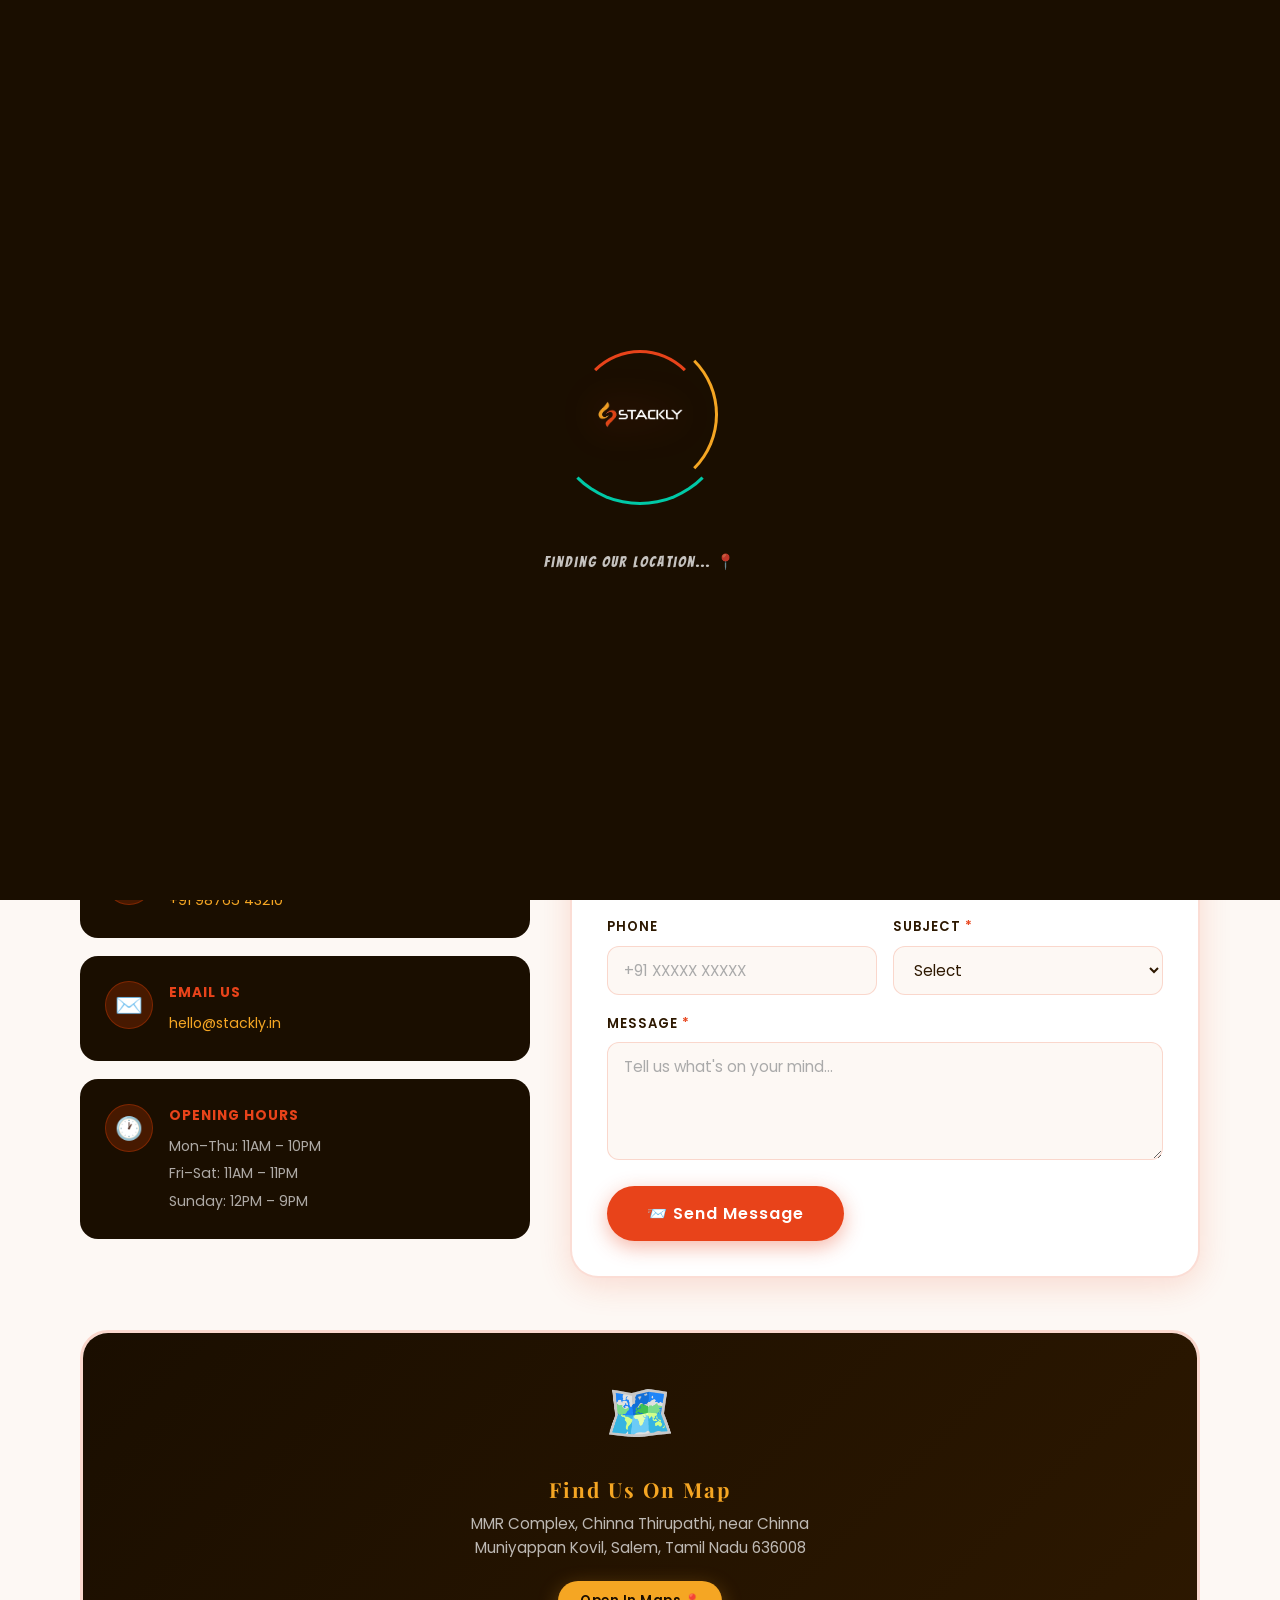
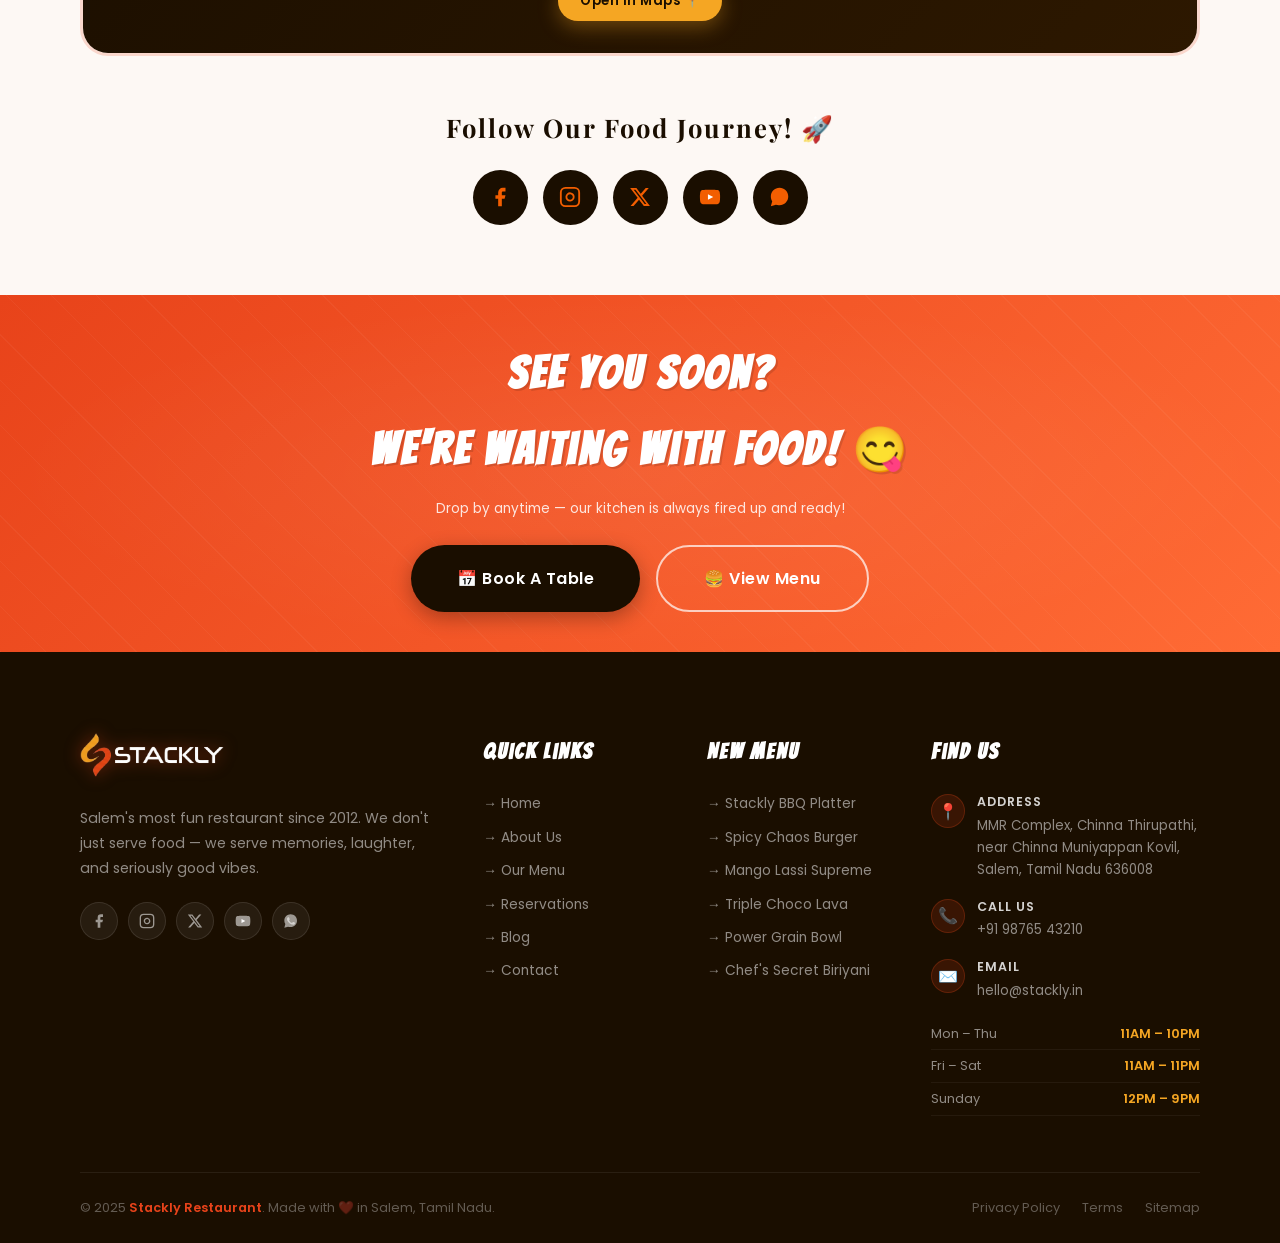
<file: contact.html>
<!DOCTYPE html>
<html lang="en">
<head>
  <meta charset="UTF-8">
  <meta name="viewport" content="width=device-width, initial-scale=1.0, maximum-scale=1">
  <link rel="icon" href="assets/top-logo.webp" type="image/webp">
  <link rel="apple-touch-icon" href="assets/top-logo.webp">
  <title>Contact Us — Stackly Restaurant</title>
  <link rel="stylesheet" href="./style.css">
  <style>
    .contact-hero {
      min-height: 68vh;
      background: var(--dark); 
      display: flex;
      background-size: 100% 100%;
      background-position: center;
      background-repeat: no-repeat;
      align-items: center;
      justify-content: center;
      text-align: center;
      padding: calc(var(--nav-h) + 40px) 20px 60px;
      position: relative;
      overflow: hidden;
    }
    .contact-hero::before {
      content: '';
      position: absolute;
      inset: 0;
      background: radial-gradient(ellipse at center, rgba(255,69,0,0.15) 0%, transparent 70%);
    }
    .contact-hero-title {
      font-family: var(--font-display);
      font-size: clamp(2.5rem, 7vw, 5rem);
      color: white;
      letter-spacing: 4px;
      position: relative;
      text-shadow: 3px 3px 0 rgba(255,69,0,0.3);
    }
    .contact-hero-title span { color: var(--primary); }
    .contact-hero-sub {
      color: rgba(255,255,255,0.65);
      font-size: 1rem;
      margin-top: 12px;
      max-width: 500px;
      position: relative;
    }
    
    .contact-page-grid {
      display: grid;
      grid-template-columns: 1fr 1.4fr;
      gap: 40px;
      align-items: start;
    }
    .contact-info-panel {
      display: flex;
      flex-direction: column;
      gap: 18px;
    }
    .contact-info-card {
      background: var(--dark);
      border-radius: var(--radius);
      padding: 25px;
      color: white;
      display: flex;
      align-items: flex-start;
      gap: 16px;
      transition: var(--transition);
    }
    .contact-info-card:hover {
      transform: translateX(8px);
      box-shadow: 0 8px 25px rgba(255,69,0,0.2);
    }
    .contact-info-icon {
      width: 48px;
      height: 48px;
      background: rgba(255,69,0,0.2);
      border: 1px solid rgba(255,69,0,0.3);
      border-radius: 50%;
      display: flex;
      align-items: center;
      justify-content: center;
      font-size: 1.4rem;
      flex-shrink: 0;
      transition: var(--transition);
    }
    .contact-info-card:hover .contact-info-icon {
      background: var(--primary);
      transform: scale(1.1) rotate(10deg);
    }
    .contact-info-text strong {
      display: block;
      font-family: var(--font-heading);
      font-size: 0.85rem;
      letter-spacing: 1px;
      text-transform: uppercase;
      color: var(--primary);
      margin-bottom: 5px;
    }
    .contact-info-text span {
      color: rgba(255,255,255,0.65);
      font-size: 0.88rem;
      line-height: 1.6;
    }
    .contact-info-text a {
      color: var(--secondary);
      transition: var(--transition);
    }
    .contact-info-text a:hover {
      color: white;
    }
    
    .contact-form-panel {
      background: white;
      border-radius: var(--radius-lg);
      padding: 35px;
      border: 2px solid var(--border);
      box-shadow: var(--shadow);
    }
    .contact-form-title {
      font-family: var(--font-display);
      font-size: 1.8rem;
      color: var(--dark);
      letter-spacing: 2px;
      margin-bottom: 4px;
    }
    .contact-form-sub {
      font-size: 0.85rem;
      color: var(--text-light);
      letter-spacing: 1px;
      text-transform: uppercase;
      margin-bottom: 25px;
    }
    .contact-form-row {
      display: grid;
      grid-template-columns: 1fr 1fr;
      gap: 16px;
    }
    .contact-form-group {
      margin-bottom: 18px;
    }
    .contact-form-group label {
      display: block;
      font-family: var(--font-heading);
      font-size: 0.82rem;
      letter-spacing: 1px;
      text-transform: uppercase;
      color: var(--text-light);
      margin-bottom: 7px;
    }
    .contact-form-group label .req {
      color: var(--primary);
    }
    .contact-input {
      width: 100%;
      background: var(--light);
      border: 1.5px solid var(--border);
      border-radius: var(--radius-sm);
      padding: 12px 16px;
      color: var(--text);
      font-family: var(--font-body);
      font-size: 0.95rem;
      transition: var(--transition);
    }
    .contact-input:focus {
      border-color: var(--primary);
      background: white;
      box-shadow: 0 0 0 3px rgba(255,69,0,0.1);
    }
    .contact-input::placeholder {
      color: #aaa;
    }
    textarea.contact-input {
      resize: vertical;
      min-height: 110px;
    }
    .contact-submit-btn {
      padding: 15px 40px;
      font-size: 1rem;
      letter-spacing: 1px;
    }
    .contact-success {
      display: none;
      text-align: center;
      padding: 40px 20px;
    }
    .contact-success-emoji {
      font-size: 4rem;
      display: block;
      margin-bottom: 15px;
      animation: bounceIn 0.6s ease;
    }
    @keyframes bounceIn {
      0% { transform: scale(0); }
      50% { transform: scale(1.2); }
      100% { transform: scale(1); }
    }
    .contact-success h3 {
      font-family: var(--font-display);
      font-size: 1.8rem;
      color: var(--dark);
      letter-spacing: 2px;
      margin-bottom: 10px;
    }
    .contact-success p {
      color: var(--text-light);
      margin-bottom: 20px;
    }
    
    .map-section {
      margin-top: 50px;
    }
    .map-wrap {
      border-radius: var(--radius-lg);
      overflow: hidden;
      border: 3px solid var(--border);
    }
    .map-placeholder {
      background: linear-gradient(135deg, var(--dark) 0%, var(--dark2) 100%);
      height: 320px;
      display: flex;
      flex-direction: column;
      align-items: center;
      justify-content: center;
      gap: 12px;
      text-align: center;
      padding: 30px;
    }
    .map-emoji {
      font-size: 3.5rem;
      animation: mapPulse 2s ease-in-out infinite;
    }
    @keyframes mapPulse {
      0%,100% { transform: scale(1); }
      50% { transform: scale(1.1); }
    }
    .map-address {
      font-family: var(--font-heading);
      color: rgba(255,255,255,0.7);
      font-size: 0.95rem;
      max-width: 400px;
      line-height: 1.6;
    }
    .map-address strong {
      color: var(--secondary);
      display: block;
      margin-bottom: 6px;
      font-family: var(--font-display);
      font-size: 1.3rem;
      letter-spacing: 2px;
    }
    .map-btn {
      margin-top: 8px;
    }
    
    .social-connect {
      text-align: center;
      margin-top: 50px;
    }
    .social-connect-title {
      font-family: var(--font-display);
      font-size: 1.6rem;
      color: var(--dark);
      letter-spacing: 2px;
      margin-bottom: 20px;
    }
    .social-connect-grid {
      display: flex;
      justify-content: center;
      gap: 15px;
      flex-wrap: wrap;
    }
    .social-connect-btn {
      width: 55px;
      height: 55px;
      background: var(--dark);
      border-radius: 50%;
      display: flex;
      align-items: center;
      justify-content: center;
      font-size: 1.5rem;
      color: rgb(242, 94, 1);
      transition: var(--transition);
      text-decoration: none;
    }
    .social-connect-btn:hover {
      background: var(--primary);
      transform: translateY(-5px) scale(1.1);
      box-shadow: 0 8px 20px rgba(200, 200, 201, 0.4);
    }
    
    @media (max-width: 992px) {
      .contact-page-grid {
        grid-template-columns: 1fr;
        gap: 30px;
      }
      .contact-info-panel {
        order: -1;
      }
    }
    @media (max-width: 600px) {
      .contact-form-panel {
        padding: 22px 18px;
      }
      .contact-form-row {
        grid-template-columns: 1fr;
        gap: 0;
      }
      .contact-form-title {
        font-size: 1.5rem;
      }
      .contact-info-card {
        padding: 18px;
      }
      .contact-info-icon {
        width: 40px;
        height: 40px;
        font-size: 1.2rem;
      }
      .map-placeholder {
        height: 250px;
        padding: 20px;
      }
      .map-emoji {
        font-size: 2.5rem;
      }
      .social-connect-btn {
        width: 48px;
        height: 48px;
        font-size: 1.3rem;
      }
    }
  </style>
</head>
<body>


<div id="page-loader">
  <div class="loader-visual-wrap">
    <div class="loader-circles">
      <span></span><span></span><span></span>
    </div>
    <img src="assets/logo.webp" alt="Stackly" class="loader-logo-img">
  </div>
  <div class="loader-text">Finding our location... 📍</div>
</div>


<div class="cursor" id="cursor"></div>
<div class="cursor-ring" id="cursorRing"></div>


<div class="food-toast" id="foodToast">
  <span class="food-toast-emoji">🍔</span>
  <span id="toastMsg">Yum! Great choice!</span>
</div>


<button id="back-top" type="button" title="Back to top" aria-label="Back to top">
  <span class="backtop-bot" aria-hidden="true">
    <video class="eat-boy-video" src="./assets/eat boy.webm" autoplay muted loop playsinline preload="auto" tabindex="-1"></video>
    <img class="fly-boy-img" src="./assets/fly boy.webp" alt="">
  </span>
</button>


<nav id="navbar">
  <a href="index.html" class="nav-logo">
    <img src="assets/logo.webp" alt="Stackly Logo" onerror="this.style.display='none'">
  </a>
  <div class="nav-links">
    <a href="index.html">Home</a>
    <a href="about.html">About</a>
    <a href="menu.html">Menu</a>
    <a href="reservation.html">Reservation</a>
    <a href="blog.html">Blog</a>
    <a href="contact.html" class="active">Contact Us</a>
  </div>
  <div class="nav-cta-group">
    <a href="signin.html" class="nav-links btn-nav-login">Login</a>
    <a href="signup.html" class="nav-links btn-nav-start">Get Started</a>
  </div>
  <button class="hamburger" id="hamburger" aria-label="Open menu">
    <span></span><span></span><span></span>
  </button>
</nav>


<div class="mobile-menu" id="mobileMenu">
  <div class="mobile-menu-links">
    <a href="index.html">Home</a>
    <a href="about.html">About</a>
    <a href="menu.html">Menu</a>
    <a href="reservation.html">Reservation</a>
    <a href="blog.html">Blog</a>
    <a href="contact.html">Contact Us</a>
  </div>
  <div class="mobile-menu-btns">
    <a href="signin.html" class="btn btn-outline">Login</a>
    <a href="signup.html" class="btn btn-primary">Get Started 🚀</a>
  </div>
</div>


<section class="contact-hero" style="background-image: url('./assets/images/get\ in\ touch.webp');">
  <div>
    <h1 class="contact-hero-title reveal">Get In <span>Touch</span></h1>
    <p class="contact-hero-sub reveal delay-1">Questions? Feedback? Just wanna say hi? We're all ears! 📞</p>
  </div>
</section>


<section class="section" style="background:var(--light);">
  <div class="section-inner">
    <div class="contact-page-grid">
      
      
      <div class="contact-info-panel reveal-left">
        <div class="contact-info-card">
          <div class="contact-info-icon">📍</div>
          <div class="contact-info-text">
            <strong>Visit Us</strong>
            <span>MMR Complex, Chinna Thirupathi, near Chinna Muniyappan Kovil, Salem, Tamil Nadu 636008</span>
          </div>
        </div>
        
        <div class="contact-info-card">
          <div class="contact-info-icon">📞</div>
          <div class="contact-info-text">
            <strong>Call Us</strong>
            <span><a href="tel:+919876543210">+91 98765 43210</a></span>
          </div>
        </div>
        
        <div class="contact-info-card">
          <div class="contact-info-icon">✉️</div>
          <div class="contact-info-text">
            <strong>Email Us</strong>
            <span><a href="mailto:hello@stackly.in">hello@stackly.in</a></span>
          </div>
        </div>
        
        <div class="contact-info-card">
          <div class="contact-info-icon">🕐</div>
          <div class="contact-info-text">
            <strong>Opening Hours</strong>
            <span>Mon–Thu: 11AM – 10PM<br>Fri–Sat: 11AM – 11PM<br>Sunday: 12PM – 9PM</span>
          </div>
        </div>
      </div>
      
      
      <div class="contact-form-panel reveal-right">
        <div id="contactFormContent">
          <div class="contact-form-title">Send Us A Message</div>
          <div class="contact-form-sub">💬 We'd love to hear from you!</div>
          
          <form id="contactForm" onsubmit="handleContact(event)">
            <div class="contact-form-row">
              <div class="contact-form-group">
                <label>Your Name <span class="req">*</span></label>
                <input type="text" class="contact-input" id="conName" placeholder="Full name" required oninput="validateName(this)">
              </div>
              <div class="contact-form-group">
                <label>Email <span class="req">*</span></label>
                <input type="email" class="contact-input" id="conEmail" placeholder="your@email.com" required oninput="validateEmail(this)">
              </div>
            </div>
            
            <div class="contact-form-row">
              <div class="contact-form-group">
                <label>Phone</label>
                <input type="tel" class="contact-input" id="conPhone" placeholder="+91 XXXXX XXXXX" oninput="validatePhone(this)">
              </div>
              <div class="contact-form-group">
                <label>Subject <span class="req">*</span></label>
                <select class="contact-input" id="conSubject" required>
                  <option value="">Select</option>
                  <option>General Inquiry</option>
                  <option>Reservation Help</option>
                  <option>Feedback</option>
                  <option>Catering</option>
                  <option>Careers</option>
                  <option>Other</option>
                </select>
              </div>
            </div>
            
            <div class="contact-form-group">
              <label>Message <span class="req">*</span></label>
              <textarea class="contact-input" id="conMessage" rows="4" placeholder="Tell us what's on your mind..." required></textarea>
            </div>
            
            <button type="submit" class="btn btn-primary contact-submit-btn wobble">📨 Send Message</button>
          </form>
        </div>
        
        
        <div class="contact-success" id="contactSuccess">
          <span class="contact-success-emoji">🎉</span>
          <h3>Message Sent!</h3>
          <p>Thanks for reaching out! We'll get back to you within 24 hours. Have a tasty day! 🍽️</p>
          <a href="index.html" class="btn btn-primary">Back To Home 🏠</a>
        </div>
      </div>
      
    </div>
    
    
    <div class="map-section reveal">
      <div class="map-wrap">
        <div class="map-placeholder">
          <span class="map-emoji">🗺️</span>
          <div class="map-address">
            <strong>Find Us On Map</strong>
            MMR Complex, Chinna Thirupathi, near Chinna Muniyappan Kovil, Salem, Tamil Nadu 636008
          </div>
          <a href="https://maps.google.com/?q=Salem+Tamil+Nadu+636008" target="_blank" class="btn btn-secondary btn-sm map-btn">Open In Maps 📍</a>
        </div>
      </div>
    </div>
    
    
    <div class="social-connect reveal">
      <h3 class="social-connect-title">Follow Our Food Journey! 🚀</h3>
      <div class="social-connect-grid">
        <a href="404.html" class="social-connect-btn" title="Facebook">
           <svg viewBox="0 0 24 24" fill="currentColor"><path d="M18 2h-3a5 5 0 00-5 5v3H7v4h3v8h4v-8h3l1-4h-4V7a1 1 0 011-1h3z"/></svg>
        </a>
        <a href="404.html" class="social-connect-btn" title="Instagram">
          <svg viewBox="0 0 24 24" fill="none" stroke="currentColor" stroke-width="2"><rect x="2" y="2" width="20" height="20" rx="5" ry="5"/><path d="M16 11.37A4 4 0 1112.63 8 4 4 0 0116 11.37z"/><line x1="17.5" y1="6.5" x2="17.51" y2="6.5"/></svg>
        </a>
        <a href="404.html" class="social-connect-btn" title="Twitter">
          <svg viewBox="0 0 24 24" fill="currentColor"><path d="M18.244 2.25h3.308l-7.227 8.26 8.502 11.24H16.17l-5.214-6.817L4.99 21.75H1.68l7.73-8.835L1.254 2.25H8.08l4.713 6.231zm-1.161 17.52h1.833L7.084 4.126H5.117z"/></svg>
        </a>
        <a href="404.html" class="social-connect-btn" title="YouTube">
          <svg viewBox="0 0 24 24" fill="currentColor"><path d="M22.54 6.42a2.78 2.78 0 00-1.95-1.96C18.88 4 12 4 12 4s-6.88 0-8.59.46A2.78 2.78 0 001.46 6.42 29 29 0 001 12a29 29 0 00.46 5.58 2.78 2.78 0 001.95 1.96C5.12 20 12 20 12 20s6.88 0 8.59-.46a2.78 2.78 0 001.95-1.96A29 29 0 0023 12a29 29 0 00-.46-5.58z"/><polygon points="9.75 15.02 15.5 12 9.75 8.98 9.75 15.02" fill="white"/></svg>
        </a>
        <a href="404.html" class="social-connect-btn" title="WhatsApp">
          <svg viewBox="0 0 24 24" fill="currentColor"><path d="M17.472 14.382c-.297-.149-1.758-.867-2.03-.967-.273-.099-.471-.148-.67.15-.197.297-.767.966-.94 1.164-.173.199-.347.223-.644.075-.297-.15-1.255-.463-2.39-1.475-.883-.788-1.48-1.761-1.653-2.059-.173-.297-.018-.458.13-.606.134-.133.298-.347.446-.52.149-.174.198-.298.298-.497.099-.198.05-.371-.025-.52-.075-.149-.669-1.612-.916-2.207-.242-.579-.487-.5-.669-.51-.173-.008-.371-.01-.57-.01-.198 0-.52.074-.792.372-.272.297-1.04 1.016-1.04 2.479 0 1.462 1.065 2.875 1.213 3.074.149.198 2.096 3.2 5.077 4.487.709.306 1.262.489 1.694.625.712.227 1.36.195 1.871.118.571-.085 1.758-.719 2.006-1.413.248-.694.248-1.289.173-1.413-.074-.124-.272-.198-.57-.347z"/><path d="M11.5 2C6.253 2 2 6.253 2 11.5c0 1.891.549 3.658 1.5 5.158L2 22l5.5-1.5A9.455 9.455 0 0011.5 21C16.747 21 21 16.747 21 11.5S16.747 2 11.5 2z"/></svg>
        </a>
      </div>
    </div>
    
  </div>
</section>


<div class="cta-banner">
  <div class="section-inner">
    <h2 class="cta-title reveal">See You Soon? <br>We're Waiting With Food! 😋</h2>
    <p class="cta-sub reveal delay-1">Drop by anytime — our kitchen is always fired up and ready!</p>
    <div class="cta-btns reveal delay-2">
      <a href="reservation.html" class="btn btn-dark btn-lg">📅 Book A Table</a>
      <a href="menu.html" class="btn btn-outline btn-lg">🍔 View Menu</a>
    </div>
  </div>
</div>


<footer id="footer">
  <div class="section-inner">
    <div class="footer-grid">
      <div class="footer-brand">
        <a href="index.html" class="nav-logo" style="margin-bottom:14px;display:inline-flex;">
          <img src="assets/logo.webp" alt="Stackly" height="42" onerror="this.style.display='none'">
        </a>
        <p>Salem's most fun restaurant since 2012. We don't just serve food — we serve memories, laughter, and seriously good vibes.</p>
        <div class="footer-socials">
          <a href="404.html" class="footer-social" title="Facebook">
            <svg viewBox="0 0 24 24" fill="currentColor"><path d="M18 2h-3a5 5 0 00-5 5v3H7v4h3v8h4v-8h3l1-4h-4V7a1 1 0 011-1h3z"/></svg>
          </a>
          <a href="404.html" class="footer-social" title="Instagram">
            <svg viewBox="0 0 24 24" fill="none" stroke="currentColor" stroke-width="2"><rect x="2" y="2" width="20" height="20" rx="5" ry="5"/><path d="M16 11.37A4 4 0 1112.63 8 4 4 0 0116 11.37z"/><line x1="17.5" y1="6.5" x2="17.51" y2="6.5"/></svg>
          </a>
          <a href="404.html" class="footer-social" title="Twitter/X">
            <svg viewBox="0 0 24 24" fill="currentColor"><path d="M18.244 2.25h3.308l-7.227 8.26 8.502 11.24H16.17l-5.214-6.817L4.99 21.75H1.68l7.73-8.835L1.254 2.25H8.08l4.713 6.231zm-1.161 17.52h1.833L7.084 4.126H5.117z"/></svg>
          </a>
          <a href="404.html" class="footer-social" title="YouTube">
            <svg viewBox="0 0 24 24" fill="currentColor"><path d="M22.54 6.42a2.78 2.78 0 00-1.95-1.96C18.88 4 12 4 12 4s-6.88 0-8.59.46A2.78 2.78 0 001.46 6.42 29 29 0 001 12a29 29 0 00.46 5.58 2.78 2.78 0 001.95 1.96C5.12 20 12 20 12 20s6.88 0 8.59-.46a2.78 2.78 0 001.95-1.96A29 29 0 0023 12a29 29 0 00-.46-5.58z"/><polygon points="9.75 15.02 15.5 12 9.75 8.98 9.75 15.02" fill="white"/></svg>
          </a>
          <a href="404.html" class="footer-social" title="WhatsApp">
            <svg viewBox="0 0 24 24" fill="currentColor"><path d="M17.472 14.382c-.297-.149-1.758-.867-2.03-.967-.273-.099-.471-.148-.67.15-.197.297-.767.966-.94 1.164-.173.199-.347.223-.644.075-.297-.15-1.255-.463-2.39-1.475-.883-.788-1.48-1.761-1.653-2.059-.173-.297-.018-.458.13-.606.134-.133.298-.347.446-.52.149-.174.198-.298.298-.497.099-.198.05-.371-.025-.52-.075-.149-.669-1.612-.916-2.207-.242-.579-.487-.5-.669-.51-.173-.008-.371-.01-.57-.01-.198 0-.52.074-.792.372-.272.297-1.04 1.016-1.04 2.479 0 1.462 1.065 2.875 1.213 3.074.149.198 2.096 3.2 5.077 4.487.709.306 1.262.489 1.694.625.712.227 1.36.195 1.871.118.571-.085 1.758-.719 2.006-1.413.248-.694.248-1.289.173-1.413-.074-.124-.272-.198-.57-.347z"/><path d="M11.5 2C6.253 2 2 6.253 2 11.5c0 1.891.549 3.658 1.5 5.158L2 22l5.5-1.5A9.455 9.455 0 0011.5 21C16.747 21 21 16.747 21 11.5S16.747 2 11.5 2z"/></svg>
          </a>
        </div>
      </div>
      <div>
        <h4 class="footer-col-title">Quick Links</h4>
        <ul class="footer-links">
          <li><a href="index.html">→ Home</a></li>
          <li><a href="about.html">→ About Us</a></li>
          <li><a href="menu.html">→ Our Menu</a></li>
          <li><a href="reservation.html">→ Reservations</a></li>
          <li><a href="blog.html">→ Blog</a></li>
          <li><a href="contact.html">→ Contact</a></li>
        </ul>
      </div>
      <div>
        <h4 class="footer-col-title">New Menu</h4>
        <ul class="footer-links">
          <li><a href="menu.html">→ Stackly BBQ Platter</a></li>
          <li><a href="menu.html">→ Spicy Chaos Burger</a></li>
          <li><a href="menu.html">→ Mango Lassi Supreme</a></li>
          <li><a href="menu.html">→ Triple Choco Lava</a></li>
          <li><a href="menu.html">→ Power Grain Bowl</a></li>
          <li><a href="menu.html">→ Chef's Secret Biriyani</a></li>
        </ul>
      </div>
      <div>
        <h4 class="footer-col-title">Find Us</h4>
        <div class="footer-contact-item">
          <span class="footer-contact-icon">📍</span>
          <div class="footer-contact-text">
            <strong>Address</strong>
            MMR Complex, Chinna Thirupathi, near Chinna Muniyappan Kovil, Salem, Tamil Nadu 636008
          </div>
        </div>
        <div class="footer-contact-item">
          <span class="footer-contact-icon">📞</span>
          <div class="footer-contact-text"><strong>Call Us</strong>+91 98765 43210</div>
        </div>
        <div class="footer-contact-item">
          <span class="footer-contact-icon">✉️</span>
          <div class="footer-contact-text"><strong>Email</strong>hello@stackly.in</div>
        </div>
        <div class="footer-hours mt-2">
          <div class="footer-hours-item"><span>Mon – Thu</span><span>11AM – 10PM</span></div>
          <div class="footer-hours-item"><span>Fri – Sat</span><span>11AM – 11PM</span></div>
          <div class="footer-hours-item"><span>Sunday</span><span>12PM – 9PM</span></div>
        </div>
      </div>
    </div>
    <div class="footer-bottom">
      <p>© 2025 <span>Stackly Restaurant</span>. Made with ❤️ in Salem, Tamil Nadu.</p>
      <div class="footer-bottom-links">
        <a href="404.html">Privacy Policy</a>
        <a href="404.html">Terms</a>
        <a href="404.html">Sitemap</a>
      </div>
    </div>
  </div>
</footer>

<script>

window.addEventListener('load', () => {
  setTimeout(() => document.getElementById('page-loader').classList.add('loaded'), 2000);
});


const cursor = document.getElementById('cursor');
const cursorRing = document.getElementById('cursorRing');
let mouseX = 0, mouseY = 0, ringX = 0, ringY = 0;
document.addEventListener('mousemove', e => {
  mouseX = e.clientX; mouseY = e.clientY;
  cursor.style.left = mouseX - 6 + 'px';
  cursor.style.top = mouseY - 6 + 'px';
});
function animRing() {
  ringX += (mouseX - ringX - 18) * 0.12;
  ringY += (mouseY - ringY - 18) * 0.12;
  cursorRing.style.left = ringX + 'px';
  cursorRing.style.top = ringY + 'px';
  requestAnimationFrame(animRing);
}
animRing();
document.querySelectorAll('a,button,.contact-info-card,.social-connect-btn').forEach(el => {
  el.addEventListener('mouseenter', () => { cursor.classList.add('hovered'); cursorRing.classList.add('hovered'); });
  el.addEventListener('mouseleave', () => { cursor.classList.remove('hovered'); cursorRing.classList.remove('hovered'); });
});


const ham = document.getElementById('hamburger');
const mob = document.getElementById('mobileMenu');
if (ham && mob) {
  ham.addEventListener('click', () => {
    ham.classList.toggle('open');
    mob.classList.toggle('open');
    document.body.classList.toggle('no-scroll');
  });
  mob.querySelectorAll('a').forEach(a => {
    a.addEventListener('click', () => {
      ham.classList.remove('open');
      mob.classList.remove('open');
      document.body.classList.remove('no-scroll');
    });
  });

  window.addEventListener('resize', () => {
    if (window.innerWidth > 992) {
      ham.classList.remove('open');
      mob.classList.remove('open');
      document.body.classList.remove('no-scroll');
    }
  });
}


window.addEventListener('scroll', () => {
  document.getElementById('navbar').classList.toggle('scrolled', window.scrollY > 50);
  document.getElementById('back-top').classList.toggle('show', window.scrollY > 400);
});


(function () {
  const btn = document.getElementById('back-top');
  if (!btn || btn.dataset.backTopBound) return;
  btn.dataset.backTopBound = '1';
  function scrollPageTop() {
    const root = document.scrollingElement || document.documentElement;
    root.scrollTo({ top: 0, left: 0, behavior: 'smooth' });
    window.scrollTo({ top: 0, left: 0, behavior: 'smooth' });
  }
  function launchBackTop() {
    if (btn.classList.contains('launching')) return;
    btn.classList.remove('launching');
    void btn.offsetWidth;
    btn.classList.add('launching');
    scrollPageTop();
    setTimeout(() => btn.classList.remove('launching'), 1100);
  }
  btn.addEventListener('click', launchBackTop);
})();


const revealEls = document.querySelectorAll('.reveal, .reveal-left, .reveal-right, .reveal-scale');
const io = new IntersectionObserver((entries) => {
  entries.forEach(e => { if (e.isIntersecting) { e.target.classList.add('visible'); io.unobserve(e.target); } });
}, { threshold: 0.1 });
revealEls.forEach(el => io.observe(el));


function validateName(input) {
  input.value = input.value.replace(/[0-9!@#$%^&*()_+\-=\[\]{};':"\\|,.<>\/?]+/g, '');
}
function validatePhone(input) {
  input.value = input.value.replace(/[^0-9+\-\s]/g, '');
}
function validateEmail(input) {
  const emailRegex = /^[^\s@]+@[^\s@]+\.[^\s@]+$/;
  if (input.value && !emailRegex.test(input.value)) {
    input.style.borderColor = '#ff4444';
  } else {
    input.style.borderColor = '';
  }
}


function confettiBurst() {
  const colors = ['#FF4500','#FFD700','#FF6B35','#00C9A7','#fff'];
  for (let i = 0; i < 25; i++) {
    const c = document.createElement('div');
    c.className = 'confetti-piece';
    c.style.cssText = `left:${Math.random()*100}vw;top:0;background:${colors[i%colors.length]};animation-delay:${Math.random()*1.5}s;animation-duration:${2+Math.random()*2}s;transform:rotate(${Math.random()*360}deg)`;
    document.body.appendChild(c);
    setTimeout(() => c.remove(), 4000);
  }
}


function handleContact(e) {
  e.preventDefault();
  
  const name = document.getElementById('conName').value.trim();
  const email = document.getElementById('conEmail').value.trim();
  const subject = document.getElementById('conSubject').value;
  const message = document.getElementById('conMessage').value.trim();
  
  if (!name || !email || !subject || !message) {
    triggerToast('⚠️', 'Please fill all required fields!');
    return;
  }
  
  if (name.length < 2) {
    triggerToast('⚠️', 'Please enter a valid name!');
    return;
  }
  
  const emailRegex = /^[^\s@]+@[^\s@]+\.[^\s@]+$/;
  if (!emailRegex.test(email)) {
    triggerToast('⚠️', 'Please enter a valid email!');
    return;
  }
  
  if (message.length < 10) {
    triggerToast('⚠️', 'Message too short! Tell us more!');
    return;
  }
  
  confettiBurst();
  document.getElementById('contactFormContent').style.display = 'none';
  document.getElementById('contactSuccess').style.display = 'block';
  triggerToast('🎉', 'Message sent successfully!');
}


function triggerToast(emoji, msg) {
  const toast = document.getElementById('foodToast');
  const msgEl = document.getElementById('toastMsg');
  const emoEl = toast ? toast.querySelector('.food-toast-emoji') : null;
  if (!toast || !msgEl) return;
  if (emoEl) emoEl.textContent = emoji || '✓';
  msgEl.textContent = msg;
  toast.classList.add('show');
  setTimeout(() => toast.classList.remove('show'), 2500);
}
</script>
</body>
</html>
</file>
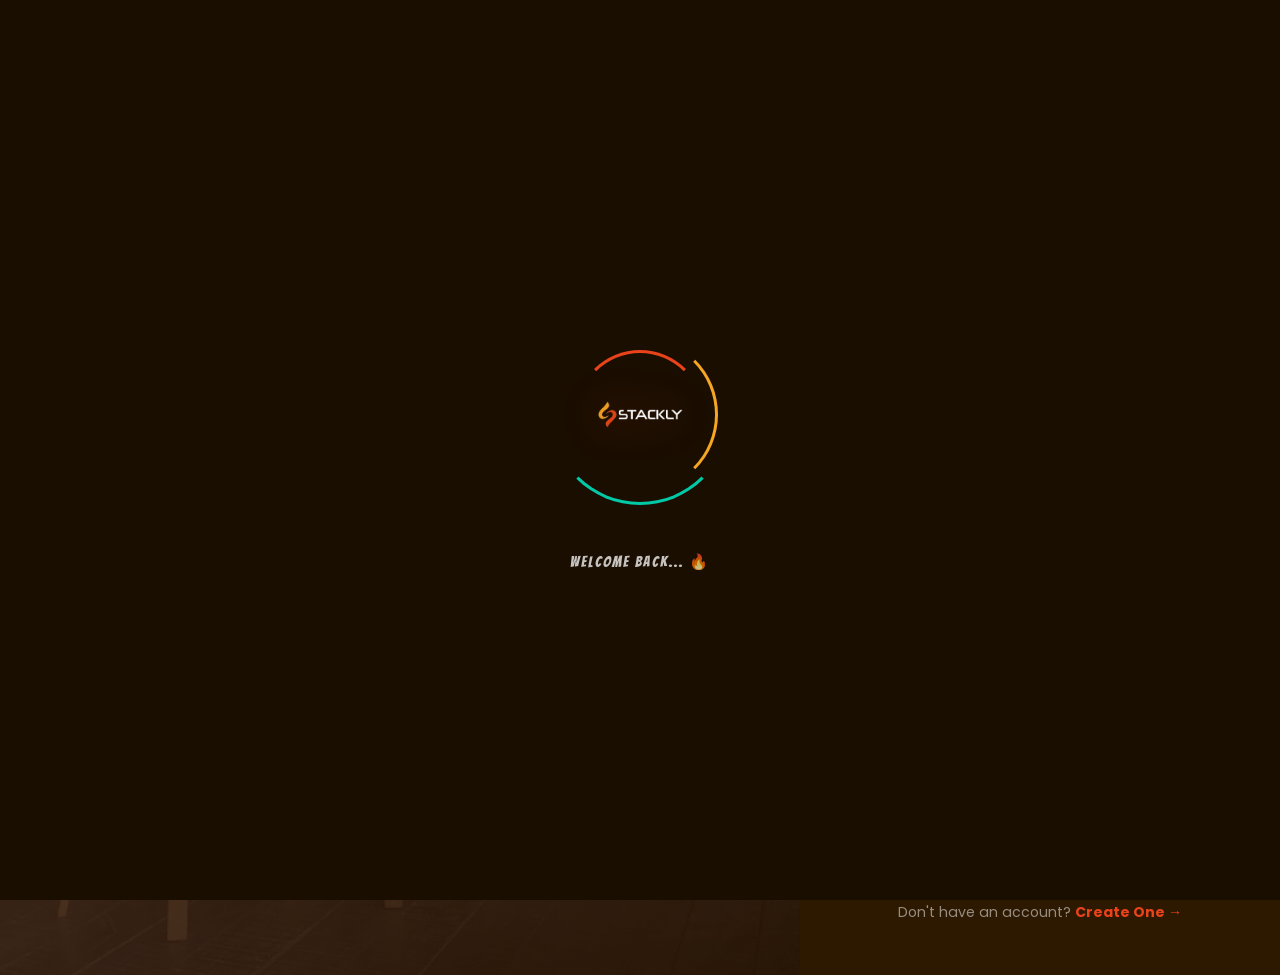
<file: dashboard-admin.html>
<!DOCTYPE html>
<html lang="en">
<head>
  <meta charset="UTF-8">
  <meta name="viewport" content="width=device-width, initial-scale=1.0, maximum-scale=1">
  <link rel="icon" href="assets/top-logo.webp" type="image/webp">
  <link rel="apple-touch-icon" href="assets/top-logo.webp">
  <title>Admin Dashboard — Stackly Restaurant</title>
  <link rel="stylesheet" href="./style.css">
  <style>
    :root { --sidebar-w: 260px; --dash-header-h: 64px; }
    * { margin: 0; padding: 0; box-sizing: border-box; }
    body { font-family: var(--font-body); background: #f5f0eb; color: var(--text); overflow-x: hidden; }
    .dashboard-wrap { display: flex; min-height: 100vh; }

    
    .sidebar {
      width: var(--sidebar-w); background: var(--dark); position: fixed; left: 0; top: var(--dash-header-h); bottom: 0; z-index: 1000;
      display: flex; flex-direction: column; transition: var(--transition); overflow-y: auto; overflow-x: hidden;
      overscroll-behavior: contain;
    }
    .sidebar::-webkit-scrollbar { width: 4px; }
    .sidebar::-webkit-scrollbar-thumb { background: var(--primary); border-radius: 2px; }
    .sidebar-brand { padding: 20px; display: flex; align-items: center; gap: 12px; border-bottom: 1px solid rgba(255,255,255,0.08); }
    .sidebar-brand img { height: 40px; width: auto; flex-shrink: 0; }
    .sidebar-brand-text { font-family: var(--font-display); font-size: 1.4rem; color: var(--primary); letter-spacing: 2px; white-space: nowrap; }
    .sidebar-nav { flex: 1; padding: 20px 0; }
    .sidebar-section { margin-bottom: 20px; }
    .sidebar-section-title {
      font-family: var(--font-heading); font-size: 0.7rem; letter-spacing: 2px; text-transform: uppercase;
      color: rgba(255,255,255,0.35); padding: 0 20px 10px; white-space: nowrap;
    }
    .sidebar-link {
      display: flex; align-items: center; gap: 14px; padding: 12px 20px;
      color: rgba(255,255,255,0.6); font-size: 0.9rem; transition: var(--transition); cursor: pointer;
      text-decoration: none; white-space: nowrap; position: relative;
    }
    .sidebar-link::before {
      content: ''; position: absolute; left: 0; top: 0; bottom: 0; width: 3px;
      background: var(--primary); transform: scaleY(0); transition: transform 0.3s ease;
    }
    .sidebar-link:hover, .sidebar-link.active { background: rgba(255,69,0,0.1); color: white; }
    .sidebar-link:hover::before, .sidebar-link.active::before { transform: scaleY(1); }
    .sidebar-link-icon { font-size: 1.3rem; width: 24px; text-align: center; flex-shrink: 0; }
    .sidebar-link-badge {
      margin-left: auto; background: var(--primary); color: white; font-size: 0.7rem;
      padding: 2px 8px; border-radius: 10px; font-family: var(--font-heading);
    }
    .sidebar-footer { padding: 15px 20px; border-top: 1px solid rgba(255,255,255,0.08); }
    .sidebar-user {
      display: flex; align-items: center; gap: 12px; padding: 10px;
      background: rgba(255,255,255,0.05); border-radius: var(--radius-sm);
      cursor: pointer; transition: var(--transition);
    }
    .sidebar-user:hover { background: rgba(255,69,0,0.15); }
    .sidebar-user-avatar {
      width: 40px; height: 40px; background: var(--primary); border-radius: 50%;
      display: flex; align-items: center; justify-content: center; font-size: 1.2rem; flex-shrink: 0;
    }
    .sidebar-user-info { overflow: hidden; }
    .sidebar-user-name { font-family: var(--font-heading); font-size: 0.85rem; color: white; white-space: nowrap; }
    .sidebar-user-role { font-size: 0.75rem; color: var(--primary); }

    
    .main-content {
      flex: 1; margin-left: var(--sidebar-w); transition: var(--transition); padding-top: var(--dash-header-h);
      min-width: 0; max-width: 100%; width: calc(100% - var(--sidebar-w));
    }

    
    .top-header {
      position: fixed; top: 0; left: 0; width: 100%; height: var(--dash-header-h); z-index: 1100; background: var(--dark);
      backdrop-filter: blur(12px); padding: 0 24px;
      display: grid; grid-template-columns: calc(var(--sidebar-w) - 33px - 25px) auto 1fr auto; align-items: center; gap: 29px;
      border-bottom: 1px solid rgba(255,255,255,0.1); box-shadow: 0 4px 18px rgba(0,0,0,0.22);
    }
    .header-left { display: flex; align-items: center; gap: 10px; min-width: 0; padding-left: 0; }
    .menu-toggle {
      display: none; flex-shrink: 0; background: white; border: 1.5px solid var(--border);
      border-radius: 10px; font-size: 1.25rem; cursor: pointer; color: var(--dark);
      width: 40px; height: 40px; position: relative;
    }
    .menu-toggle span { position: absolute; left: 50%; top: 50%; transform: translate(-50%, -50%); transition: var(--transition); line-height: 1; }
    .menu-toggle .close-icon { opacity: 0; transform: translate(-50%, -50%) rotate(-90deg); }
    .menu-toggle.open .menu-icon { opacity: 0; transform: translate(-50%, -50%) rotate(90deg); }
    .menu-toggle.open .close-icon { opacity: 1; transform: translate(-50%, -50%) rotate(0deg); }
    .header-logo {
      display: flex; align-items: center; flex-shrink: 0; text-decoration: none; height: 48px;
    }
    .header-logo img { height: 44px; width: auto; max-width: 160px; object-fit: contain; }
    .header-meta { min-width: 0; overflow: hidden; }
    .header-title {
      font-family: var(--font-display); font-size: 1.35rem; color: #fff;
      letter-spacing: 1px; white-space: nowrap; overflow: hidden; text-overflow: ellipsis;
    }
    .header-breadcrumb {
      font-size: 0.8rem; color: rgba(255,255,255,0.66);
      white-space: nowrap; overflow: hidden; text-overflow: ellipsis;
    }
    .header-separator {
      width: 2px;
      height: 45px;
      background: rgba(255,255,255,0.15);
      border-radius: 1px;
      align-self: left;
    }
    .header-right { display: flex; align-items: center; gap: 10px; flex-shrink: 0; }

    .sidebar-welcome {
      padding: 20px; border-bottom: 1px solid rgba(255,255,255,0.08);
      background: linear-gradient(180deg, rgba(255,69,0,0.14) 0%, transparent 100%);
    }
    .sidebar-welcome-label {
      font-size: 0.72rem; letter-spacing: 1.5px; text-transform: uppercase;
      color: rgba(255,255,255,0.45); margin-bottom: 8px;
    }
    .sidebar-welcome-name {
      font-family: var(--font-heading); font-size: 1.05rem; color: white;
      margin-bottom: 4px; word-break: break-word; line-height: 1.3;
    }
    .sidebar-welcome-email {
      font-size: 0.8rem; color: var(--primary); word-break: break-all; line-height: 1.35;
    }
    .header-icon-btn {
      width: 40px; height: 40px; background: rgba(255,255,255,0.1); border: 1px solid rgba(255,255,255,0.18);
      border-radius: 50%; display: flex; align-items: center; justify-content: center;
      font-size: 1.1rem; cursor: pointer; transition: var(--transition); position: relative; text-decoration: none; color: #fff;
    }
    .header-icon-btn:hover { background: var(--primary); border-color: var(--primary); color: white; transform: scale(1.1); }
    .header-notif-badge {
      position: absolute; top: -2px; right: -2px; width: 18px; height: 18px;
      background: var(--primary); color: white; font-size: 0.65rem; border-radius: 50%;
      display: flex; align-items: center; justify-content: center; font-family: var(--font-heading);
    }

    
    .dashboard-content { padding: 25px 30px; max-width: 100%; box-sizing: border-box; }
    body.no-scroll { overflow: hidden; }

    
    .stats-row { display: grid; grid-template-columns: repeat(4, 1fr); gap: 20px; margin-bottom: 30px; }
    .stat-card {
      background: white; border-radius: var(--radius); padding: 22px;
      border: 2px solid var(--border); transition: var(--transition); position: relative; overflow: hidden;
    }
    .stat-card::after {
      content: ''; position: absolute; top: 0; right: 0; width: 80px; height: 80px;
      background: radial-gradient(circle, rgba(255,69,0,0.08) 0%, transparent 70%); border-radius: 50%;
    }
    .stat-card:hover { transform: translateY(-5px); box-shadow: var(--shadow); border-color: var(--primary); }
    .stat-card-header { display: flex; justify-content: space-between; align-items: flex-start; margin-bottom: 12px; }
    .stat-card-icon {
      width: 48px; height: 48px; border-radius: 12px;
      display: flex; align-items: center; justify-content: center; font-size: 1.5rem;
    }
    .stat-card-icon.orange { background: rgba(255,69,0,0.1); }
    .stat-card-icon.gold { background: rgba(255,215,0,0.15); }
    .stat-card-icon.green { background: rgba(0,201,167,0.1); }
    .stat-card-icon.red { background: rgba(255,68,68,0.1); }
    .stat-card-trend {
      font-size: 0.75rem; font-family: var(--font-heading); padding: 3px 8px; border-radius: 10px;
    }
    .trend-up { background: rgba(0,201,167,0.15); color: #00C9A7; }
    .trend-down { background: rgba(255,68,68,0.15); color: #ff4444; }
    .stat-card-value { font-family: var(--font-display); font-size: 1.8rem; color: var(--dark); letter-spacing: 1px; }
    .stat-card-label { font-size: 0.8rem; color: var(--text-light); margin-top: 4px; }

    
    .charts-row { display: grid; grid-template-columns: 2fr 1fr; gap: 20px; margin-bottom: 30px; }
    .chart-card {
      background: white; border-radius: var(--radius); padding: 25px; border: 2px solid var(--border);
    }
    .chart-card-header { display: flex; justify-content: space-between; align-items: center; margin-bottom: 20px; }
    .chart-card-title { font-family: var(--font-heading); font-size: 1.1rem; color: var(--dark); }
    .chart-card-filter { display: flex; gap: 8px; }
    .chart-filter-btn {
      padding: 5px 12px; border: 1px solid var(--border); background: white;
      border-radius: 15px; font-size: 0.75rem; font-family: var(--font-heading);
      cursor: pointer; transition: var(--transition);
    }
    .chart-filter-btn.active, .chart-filter-btn:hover { background: var(--primary); color: white; border-color: var(--primary); }

    
    .bar-chart {
      display: flex; align-items: flex-end; gap: 12px; height: 230px; padding: 34px 10px 0;
      border-left: 1px solid var(--border-light); border-bottom: 1px solid var(--border);
      background:
        linear-gradient(to top, rgba(232,67,26,0.08) 1px, transparent 1px) 0 0 / 100% 25%,
        linear-gradient(180deg, #fff 0%, var(--light) 100%);
      border-radius: var(--radius-sm);
    }
    .bar-item { flex: 1; min-width: 0; display: flex; flex-direction: column; align-items: center; gap: 8px; height: 100%; justify-content: flex-end; }
    .bar-fill {
      width: min(100%, 46px); background: linear-gradient(to top, var(--primary), var(--accent));
      border-radius: 8px 8px 0 0; transition: height 1s ease; position: relative; min-height: 24px;
      box-shadow: 0 8px 20px rgba(232,67,26,0.18);
    }
    .bar-fill::after {
      content: attr(data-value); position: absolute; top: -24px; left: 50%;
      transform: translateX(-50%); font-size: 0.7rem; font-family: var(--font-heading);
      color: var(--dark); opacity: 1; transition: opacity 0.3s; white-space: nowrap;
    }
    .bar-item:hover .bar-fill { filter: brightness(1.05); }
    .bar-label { font-size: 0.75rem; color: var(--text-light); font-family: var(--font-heading); }

    
    .pie-chart {
      width: 160px; height: 160px; margin: 0 auto; border-radius: 50%;
      background: conic-gradient(var(--primary) 0deg 126deg, var(--secondary) 126deg 216deg, var(--accent2) 216deg 288deg, var(--accent) 288deg 360deg);
      position: relative; animation: pieSpin 20s linear infinite;
    }
    @keyframes pieSpin { from { transform: rotate(0deg); } to { transform: rotate(360deg); } }
    .pie-chart::after { content: ''; position: absolute; inset: 30px; background: white; border-radius: 50%; }
    .pie-legend { margin-top: 20px; display: flex; flex-direction: column; gap: 8px; }
    .pie-legend-item { display: flex; align-items: center; gap: 8px; font-size: 0.8rem; }
    .pie-legend-dot { width: 12px; height: 12px; border-radius: 3px; }

    
    .table-card {
      background: white; border-radius: var(--radius); padding: 25px;
      border: 2px solid var(--border); margin-bottom: 20px;
      max-width: 100%; overflow-x: auto; -webkit-overflow-scrolling: touch; box-sizing: border-box;
    }
    .table-card-header { display: flex; justify-content: space-between; align-items: center; margin-bottom: 20px; flex-wrap: wrap; gap: 10px; }
    .table-card-title { font-family: var(--font-heading); font-size: 1.1rem; color: var(--dark); }
    .table-card-action { padding: 8px 18px; font-size: 0.8rem; }
    .data-table { width: 100%; min-width: 520px; border-collapse: collapse; }
    .data-table th {
      text-align: left; padding: 12px 15px; font-family: var(--font-heading); font-size: 0.8rem;
      letter-spacing: 1px; text-transform: uppercase; color: var(--text-light); border-bottom: 2px solid var(--border);
    }
    .data-table td { padding: 14px 15px; font-size: 0.88rem; border-bottom: 1px solid rgba(255,69,0,0.08); }
    .data-table tr { transition: var(--transition); }
    .data-table tr:hover { background: rgba(255,69,0,0.03); }
    .status-badge {
      display: inline-flex; align-items: center; gap: 5px;
      padding: 4px 12px; border-radius: 15px; font-size: 0.75rem; font-family: var(--font-heading);
    }
    .status-confirmed { background: rgba(0,201,167,0.15); color: #00a884; }
    .status-pending { background: rgba(255,215,0,0.2); color: #b8860b; }
    .status-cancelled { background: rgba(255,68,68,0.1); color: #ff4444; }
    .status-dot { width: 6px; height: 6px; border-radius: 50%; }
    .status-confirmed .status-dot { background: #00a884; }
    .status-pending .status-dot { background: #b8860b; }
    .status-cancelled .status-dot { background: #ff4444; }
    .user-cell { display: flex; align-items: center; gap: 10px; }
    .user-avatar-sm {
      width: 32px; height: 32px; background: var(--primary); border-radius: 50%;
      display: flex; align-items: center; justify-content: center; font-size: 0.9rem; color: white;
    }

    
    .activity-list { display: flex; flex-direction: column; gap: 15px; }
    .activity-item { display: flex; gap: 12px; padding: 12px; border-radius: var(--radius-sm); transition: var(--transition); }
    .activity-item:hover { background: rgba(255,69,0,0.05); }
    .activity-icon {
      width: 38px; height: 38px; border-radius: 50%;
      display: flex; align-items: center; justify-content: center; font-size: 1rem; flex-shrink: 0;
    }
    .activity-icon.order { background: rgba(255,69,0,0.1); }
    .activity-icon.user { background: rgba(0,201,167,0.1); }
    .activity-icon.reservation { background: rgba(255,215,0,0.15); }
    .activity-icon.review { background: rgba(255,68,68,0.1); }
    .activity-content { flex: 1; }
    .activity-text { font-size: 0.85rem; color: var(--text); line-height: 1.5; }
    .activity-text strong { color: var(--dark); }
    .activity-time { font-size: 0.75rem; color: var(--text-light); margin-top: 3px; }

    
    .quick-actions { display: grid; grid-template-columns: repeat(4, 1fr); gap: 15px; margin-bottom: 30px; }
    .quick-action {
      background: white; border: 2px solid var(--border); border-radius: var(--radius);
      padding: 20px; text-align: center; cursor: pointer; transition: var(--transition);
      text-decoration: none; color: inherit;
    }
    .quick-action:hover { border-color: var(--primary); transform: translateY(-5px) scale(1.02); box-shadow: var(--shadow); }
    .quick-action-icon {
      width: 50px; height: 50px; background: rgba(255,69,0,0.1); border-radius: 50%;
      display: flex; align-items: center; justify-content: center; font-size: 1.5rem;
      margin: 0 auto 10px; transition: var(--transition);
    }
    .quick-action:hover .quick-action-icon { background: var(--primary); transform: scale(1.1) rotate(10deg); }
    .quick-action-title { font-family: var(--font-heading); font-size: 0.9rem; color: var(--dark); }
    .quick-action-desc { font-size: 0.75rem; color: var(--text-light); margin-top: 4px; }

    
    .two-col { display: grid; grid-template-columns: 1fr 1fr; gap: 20px; margin-bottom: 30px; }

    
    .sidebar-overlay { display: none; position: fixed; inset: 0; background: rgba(0,0,0,0.5); z-index: 999; }
    .sidebar-overlay.show { display: block; }

    
    @keyframes slideIn { from { opacity: 0; transform: translateY(20px); } to { opacity: 1; transform: translateY(0); } }
    .animate-in { animation: slideIn 0.5s ease forwards; }
    .delay-1 { animation-delay: 0.1s; opacity: 0; }
    .delay-2 { animation-delay: 0.2s; opacity: 0; }
    .delay-3 { animation-delay: 0.3s; opacity: 0; }
    .delay-4 { animation-delay: 0.4s; opacity: 0; }

    
    ::-webkit-scrollbar { width: 6px; }
    ::-webkit-scrollbar-track { background: #f5f0eb; }
    ::-webkit-scrollbar-thumb { background: var(--primary); border-radius: 3px; }

    
    @media (max-width: 1200px) {
      .stats-row { grid-template-columns: repeat(2, 1fr); }
      .quick-actions { grid-template-columns: repeat(2, 1fr); }
      .charts-row { grid-template-columns: 1fr; }
      .two-col { grid-template-columns: 1fr; }
    }
    @media (max-width: 992px) {
      :root { --dash-header-h: 58px; }
      .sidebar {
        transform: translateX(-100%); width: min(280px, 88vw);
        top: var(--dash-header-h); height: calc(100dvh - var(--dash-header-h)); bottom: auto;
        z-index: 1050;
      }
      .sidebar.open { transform: translateX(0); }
      .sidebar-overlay { top: var(--dash-header-h); height: calc(100dvh - var(--dash-header-h)); }
      .main-content { margin-left: 0; width: 100%; max-width: 100vw; padding-top: var(--dash-header-h); }
      .menu-toggle { display: flex; align-items: center; justify-content: center; }
      .header-meta { display: none; }
      .header-separator { display: none; }
      .top-header {
        position: fixed; left: 0; right: 0; top: 0; width: 100%;
        padding: 10px 12px; gap: 8px; grid-template-columns: auto 1fr;
        background: var(--dark); border-bottom: 1px solid rgba(255,255,255,0.1);
        box-shadow: 0 4px 18px rgba(0,0,0,0.25);
      }
      .menu-toggle {
        background: rgba(255,255,255,0.12); border-color: rgba(255,255,255,0.22); color: #fff;
      }
      .header-icon-btn {
        background: rgba(255,255,255,0.1); border-color: rgba(255,255,255,0.18); color: #fff;
      }
      .header-left { flex: 1; min-width: 0; }
      .header-right { justify-content: flex-end; }
      .dashboard-content { padding: 18px 14px; }
    }
    @media (max-width: 600px) {
      .stats-row, .charts-row, .two-col, .quick-actions, .menu-admin-grid { min-width: 0; max-width: 100%; }
      .stats-row { grid-template-columns: 1fr; }
      .quick-actions { grid-template-columns: 1fr 1fr; }
      .quick-action:hover { transform: none; }
      .stat-card:hover { transform: none; }
      .data-table { font-size: 0.8rem; min-width: 480px; }
      .data-table th, .data-table td { padding: 10px 8px; }
      .chart-card { padding: 18px; max-width: 100%; overflow-x: auto; }
      .bar-chart { height: 150px; gap: 8px; min-width: 420px; }
      .table-card { padding: 16px; }
      .table-card-header { flex-direction: column; align-items: flex-start; }
      .blog-admin-card { flex-direction: column; }
      .blog-admin-img { width: 100%; height: 140px; }
      .settings-form { grid-template-columns: 1fr; }
    }
    @media (max-width: 380px) {
      .quick-actions { grid-template-columns: 1fr; }
      .header-right { gap: 6px; }
      .header-icon-btn { width: 34px; height: 34px; font-size: 0.95rem; }
      .menu-toggle { width: 36px; height: 36px; }
      .header-logo img { height: 32px; }
    }

    
    .section-panel { display: none; }
    .section-panel.active { display: block; }

    
    .menu-admin-grid { display: grid; grid-template-columns: repeat(auto-fill, minmax(200px, 1fr)); gap: 15px; }
    .menu-admin-card {
      background: white; border-radius: var(--radius); overflow: hidden;
      border: 2px solid var(--border); transition: var(--transition); cursor: pointer;
    }
    .menu-admin-card:hover { transform: translateY(-5px); border-color: var(--primary); box-shadow: var(--shadow); }
    .menu-admin-img { width: 100%; height: 130px; object-fit: cover; }
    .menu-admin-body { padding: 12px; }
    .menu-admin-name { font-family: var(--font-heading); font-size: 0.9rem; color: var(--dark); }
    .menu-admin-price { font-family: var(--font-display); font-size: 1.1rem; color: var(--primary); margin-top: 4px; }
    .menu-admin-status {
      display: inline-block; padding: 3px 10px; border-radius: 12px;
      font-size: 0.7rem; font-family: var(--font-heading); margin-top: 6px;
    }
    .menu-status-active { background: rgba(0,201,167,0.15); color: #00a884; }
    .menu-status-inactive { background: rgba(255,68,68,0.1); color: #ff4444; }

    
    .review-card {
      background: var(--light); border-radius: var(--radius-sm); padding: 15px;
      margin-bottom: 12px; border-left: 3px solid var(--primary);
    }
    .review-header { display: flex; justify-content: space-between; align-items: center; margin-bottom: 8px; }
    .review-user { display: flex; align-items: center; gap: 10px; }
    .review-stars { color: var(--secondary); font-size: 1rem; }
    .review-text { font-size: 0.85rem; color: var(--text-muted); line-height: 1.6; }
    .review-date { font-size: 0.75rem; color: var(--text-light); margin-top: 6px; }

    
    .blog-admin-card {
      background: white; border-radius: var(--radius); overflow: hidden;
      border: 2px solid var(--border); display: flex; gap: 15px; margin-bottom: 15px; transition: var(--transition);
    }
    .blog-admin-card:hover { border-color: var(--primary); box-shadow: var(--shadow); }
    .blog-admin-img { width: 120px; height: 120px; object-fit: cover; flex-shrink: 0; }
    .blog-admin-body { padding: 12px; flex: 1; }
    .blog-admin-title { font-family: var(--font-heading); font-size: 1rem; color: var(--dark); margin-bottom: 4px; }
    .blog-admin-meta { font-size: 0.75rem; color: var(--text-light); }
    .blog-admin-status {
      display: inline-block; padding: 3px 10px; border-radius: 12px;
      font-size: 0.7rem; font-family: var(--font-heading);
    }

    
    .promo-card {
      background: linear-gradient(135deg, var(--primary), var(--accent));
      border-radius: var(--radius); padding: 20px; color: white;
      margin-bottom: 15px; position: relative; overflow: hidden;
    }
    .promo-card-dark { background: linear-gradient(135deg, var(--dark), var(--dark2)); }
    .promo-title { font-family: var(--font-display); font-size: 1.3rem; margin-bottom: 6px; }
    .promo-desc { font-size: 0.85rem; opacity: 0.9; margin-bottom: 10px; }
    .promo-code {
      background: rgba(255,255,255,0.2); padding: 6px 14px; border-radius: 20px;
      font-family: var(--font-heading); font-size: 0.8rem; display: inline-block;
    }

    
    .settings-form { display: grid; grid-template-columns: 1fr 1fr; gap: 16px; }
    .settings-group { margin-bottom: 16px; }
    .settings-group label {
      display: block; font-family: var(--font-heading); font-size: 0.78rem;
      font-weight: 600; letter-spacing: 1px; text-transform: uppercase;
      color: var(--text-light); margin-bottom: 6px;
    }
    .settings-input {
      width: 100%; padding: 10px 14px; border: 1.5px solid var(--border);
      border-radius: var(--radius-sm); font-family: var(--font-body); font-size: 0.9rem;
      transition: var(--transition);
    }
    .btn.btn-primary{
      justify-content: center; display: inline-flex; align-items: center; gap: 6px; transition: var(--transition);
    }
    .btn.btn-outline{
      justify-content: center; display: inline-flex; align-items: center; gap: 6px; transition: var(--transition);
    }
    .settings-input:focus { border-color: var(--primary); box-shadow: 0 0 0 3px rgba(232,67,26,0.1); }
  </style>
</head>
<body>

<div class="sidebar-overlay" id="sidebarOverlay" onclick="toggleSidebar()"></div>

<div class="dashboard-wrap">

  
  <aside class="sidebar" id="sidebar">
    <div class="sidebar-welcome">
      <p class="sidebar-welcome-label">Welcome, Admin</p>
      <div class="sidebar-welcome-name" id="userName">Admin User</div>
      <div class="sidebar-welcome-email" id="userEmail">admin@stackly.com</div>
    </div>

    <nav class="sidebar-nav">
      <div class="sidebar-section">
        <div class="sidebar-section-title">Main</div>
        <a href="dashboard-admin.html" class="sidebar-link active" onclick="showSection('dashboardSection', 'Dashboard', event)">
          <span class="sidebar-link-icon">📊</span>
          <span class="sidebar-link-text">Dashboard</span>
        </a>
        <a href="dashboard-admin.html#reservations" class="sidebar-link" onclick="showSection('reservationsSection', 'Reservations', event)">
          <span class="sidebar-link-icon">📅</span>
          <span class="sidebar-link-text">Reservations</span>
          <span class="sidebar-link-badge">12</span>
        </a>
        <a href="dashboard-admin.html#orders" class="sidebar-link" onclick="showSection('ordersSection', 'Orders', event)">
          <span class="sidebar-link-icon">🍽️</span>
          <span class="sidebar-link-text">Orders</span>
          <span class="sidebar-link-badge">8</span>
        </a>
        <a href="dashboard-admin.html#customers" class="sidebar-link" onclick="showSection('customersSection', 'Customers', event)">
          <span class="sidebar-link-icon">👥</span>
          <span class="sidebar-link-text">Customers</span>
        </a>
      </div>

      <div class="sidebar-section">
        <div class="sidebar-section-title">Management</div>
        <a href="dashboard-admin.html#menu" class="sidebar-link" onclick="showSection('menuSection', 'Menu Items', event)">
          <span class="sidebar-link-icon">🍔</span>
          <span class="sidebar-link-text">Menu Items</span>
        </a>
        <a href="dashboard-admin.html#reviews" class="sidebar-link" onclick="showSection('reviewsSection', 'Reviews', event)">
          <span class="sidebar-link-icon">⭐</span>
          <span class="sidebar-link-text">Reviews</span>
        </a>
        <a href="dashboard-admin.html#blog" class="sidebar-link" onclick="showSection('blogSection', 'Blog Posts', event)">
          <span class="sidebar-link-icon">📰</span>
          <span class="sidebar-link-text">Blog Posts</span>
        </a>
        <a href="dashboard-admin.html#promotions" class="sidebar-link" onclick="showSection('promotionsSection', 'Promotions', event)">
          <span class="sidebar-link-icon">🎁</span>
          <span class="sidebar-link-text">Promotions</span>
        </a>
      </div>

      <div class="sidebar-section">
        <div class="sidebar-section-title">Settings</div>
        <a href="dashboard-admin.html#settings" class="sidebar-link" onclick="showSection('settingsSection', 'Settings', event)">
          <span class="sidebar-link-icon">⚙️</span>
          <span class="sidebar-link-text">Settings</span>
        </a>
        <a href="dashboard-admin.html#notifications" class="sidebar-link" onclick="showSection('notificationsSection', 'Notifications', event)">
          <span class="sidebar-link-icon">🔔</span>
          <span class="sidebar-link-text">Notifications</span>
        </a>
        <a href="#" class="sidebar-link" onclick="handleLogout()">
          <span class="sidebar-link-icon">🚪</span>
          <span class="sidebar-link-text">Logout</span>
        </a>
      </div>
    </nav>
  </aside>

  
  <main class="main-content">

    
    <header class="top-header">
      <div class="header-left">
        <button type="button" class="menu-toggle" id="menuToggle" aria-label="Open menu" aria-expanded="false" onclick="toggleSidebar()">
          <span class="menu-icon" aria-hidden="true">☰</span>
          <span class="close-icon" aria-hidden="true">✕</span>
        </button>
        <!-- The logo is already here, so it's in the left corner -->
        <a href="dashboard-admin.html" class="header-logo">
          <img src="assets/logo.webp" alt="Stackly" onerror="this.style.display='none'">
        </a>
      </div>
      <div class="header-separator"></div>
      <div class="header-meta">
        <div class="header-title" id="pageTitle">Dashboard</div>
        <div class="header-breadcrumb" id="headerBreadcrumb">Admin / Dashboard</div>
      </div>
      <div class="header-right">
        <a href="404.html" class="header-icon-btn" title="Notifications">
          🔔
          <span class="header-notif-badge">5</span>
        </a>
        <a href="404.html" class="header-icon-btn" title="Messages">
          💬
          <span class="header-notif-badge">3</span>
        </a>
        <a href="#" class="header-icon-btn" title="Logout" onclick="handleLogout()">🚪</a>
      </div>
    </header>

    
    <div class="dashboard-content">

      
      <div id="dashboardSection" class="section-panel active">

        
        <div class="quick-actions animate-in">
          <a href="404.html" class="quick-action">
            <div class="quick-action-icon">📅</div>
            <div class="quick-action-title">New Reservation</div>
            <div class="quick-action-desc">Book a table</div>
          </a>
          <a href="404.html" class="quick-action">
            <div class="quick-action-icon">🍔</div>
            <div class="quick-action-title">Add Menu Item</div>
            <div class="quick-action-desc">Create new dish</div>
          </a>
          <a href="404.html" class="quick-action">
            <div class="quick-action-icon">📰</div>
            <div class="quick-action-title">New Blog Post</div>
            <div class="quick-action-desc">Write article</div>
          </a>
          <a href="404.html" class="quick-action">
            <div class="quick-action-icon">🎁</div>
            <div class="quick-action-title">Add Offer</div>
            <div class="quick-action-desc">Create promotion</div>
          </a>
        </div>

        
        <div class="stats-row">
          <div class="stat-card animate-in delay-1">
            <div class="stat-card-header">
              <div class="stat-card-icon orange">📊</div>
              <span class="stat-card-trend trend-up">↑ 12%</span>
            </div>
            <div class="stat-card-value" id="statRevenue">₹1,24,500</div>
            <div class="stat-card-label">Total Revenue (This Month)</div>
          </div>
          <div class="stat-card animate-in delay-2">
            <div class="stat-card-header">
              <div class="stat-card-icon gold">🍽️</div>
              <span class="stat-card-trend trend-up">↑ 8%</span>
            </div>
            <div class="stat-card-value" id="statOrders">1,847</div>
            <div class="stat-card-label">Total Orders</div>
          </div>
          <div class="stat-card animate-in delay-3">
            <div class="stat-card-header">
              <div class="stat-card-icon green">👥</div>
              <span class="stat-card-trend trend-up">↑ 15%</span>
            </div>
            <div class="stat-card-value" id="statCustomers">5,234</div>
            <div class="stat-card-label">Happy Customers</div>
          </div>
          <div class="stat-card animate-in delay-4">
            <div class="stat-card-header">
              <div class="stat-card-icon red">⭐</div>
              <span class="stat-card-trend trend-up">↑ 5%</span>
            </div>
            <div class="stat-card-value">4.8</div>
            <div class="stat-card-label">Average Rating</div>
          </div>
        </div>

        
        <div class="charts-row">
          <div class="chart-card animate-in">
            <div class="chart-card-header">
              <div class="chart-card-title">📈 Revenue Overview</div>
              <div class="chart-card-filter">
                <button class="chart-filter-btn">Week</button>
                <button class="chart-filter-btn active">Month</button>
                <button class="chart-filter-btn">Year</button>
              </div>
            </div>
            <div class="bar-chart">
              <div class="bar-item">
                <div class="bar-fill" style="height: 60%;" data-value="₹85K"></div>
                <span class="bar-label">Jan</span>
              </div>
              <div class="bar-item">
                <div class="bar-fill" style="height: 75%;" data-value="₹92K"></div>
                <span class="bar-label">Feb</span>
              </div>
              <div class="bar-item">
                <div class="bar-fill" style="height: 55%;" data-value="₹78K"></div>
                <span class="bar-label">Mar</span>
              </div>
              <div class="bar-item">
                <div class="bar-fill" style="height: 85%;" data-value="₹1.1L"></div>
                <span class="bar-label">Apr</span>
              </div>
              <div class="bar-item">
                <div class="bar-fill" style="height: 70%;" data-value="₹98K"></div>
                <span class="bar-label">May</span>
              </div>
              <div class="bar-item">
                <div class="bar-fill" style="height: 95%;" data-value="₹1.24L"></div>
                <span class="bar-label">Jun</span>
              </div>
              <div class="bar-item">
                <div class="bar-fill" style="height: 50%;" data-value="₹72K"></div>
                <span class="bar-label">Jul</span>
              </div>
            </div>
          </div>

          <div class="chart-card animate-in delay-1">
            <div class="chart-card-header">
              <div class="chart-card-title">🍽️ Order Categories</div>
            </div>
            <div class="pie-chart"></div>
            <div class="pie-legend">
              <div class="pie-legend-item">
                <span class="pie-legend-dot" style="background: var(--primary);"></span>
                <span>Starters (35%)</span>
              </div>
              <div class="pie-legend-item">
                <span class="pie-legend-dot" style="background: var(--secondary);"></span>
                <span>Mains (25%)</span>
              </div>
              <div class="pie-legend-item">
                <span class="pie-legend-dot" style="background: var(--accent2);"></span>
                <span>Desserts (20%)</span>
              </div>
              <div class="pie-legend-item">
                <span class="pie-legend-dot" style="background: var(--accent);"></span>
                <span>Drinks (20%)</span>
              </div>
            </div>
          </div>
        </div>

        
        <div class="two-col">
          
          <div class="table-card animate-in">
            <div class="table-card-header">
              <div class="table-card-title">📝 Recent Orders</div>
              <a href="404.html" class="btn btn-primary btn-sm table-card-action">View All</a>
            </div>
            <table class="data-table">
              <thead>
                <tr>
                  <th>Order ID</th>
                  <th>Customer</th>
                  <th>Items</th>
                  <th>Amount</th>
                  <th>Status</th>
                </tr>
              </thead>
              <tbody>
                <tr>
                  <td><strong>#ORD-2847</strong></td>
                  <td>
                    <div class="user-cell">
                      <div class="user-avatar-sm">R</div>
                      <span>Rahul K.</span>
                    </div>
                  </td>
                  <td>Spicy Burger, Cola</td>
                  <td>₹498</td>
                  <td><span class="status-badge status-confirmed"><span class="status-dot"></span>Confirmed</span></td>
                </tr>
                <tr>
                  <td><strong>#ORD-2846</strong></td>
                  <td>
                    <div class="user-cell">
                      <div class="user-avatar-sm">P</div>
                      <span>Priya M.</span>
                    </div>
                  </td>
                  <td>BBQ Platter x2</td>
                  <td>₹1,058</td>
                  <td><span class="status-badge status-pending"><span class="status-dot"></span>Pending</span></td>
                </tr>
                <tr>
                  <td><strong>#ORD-2845</strong></td>
                  <td>
                    <div class="user-cell">
                      <div class="user-avatar-sm">A</div>
                      <span>Arjun S.</span>
                    </div>
                  </td>
                  <td>Pizza, Lassi x2</td>
                  <td>₹707</td>
                  <td><span class="status-badge status-confirmed"><span class="status-dot"></span>Confirmed</span></td>
                </tr>
                <tr>
                  <td><strong>#ORD-2844</strong></td>
                  <td>
                    <div class="user-cell">
                      <div class="user-avatar-sm">S</div>
                      <span>Sneha R.</span>
                    </div>
                  </td>
                  <td>Pancakes, Coffee</td>
                  <td>₹378</td>
                  <td><span class="status-badge status-cancelled"><span class="status-dot"></span>Cancelled</span></td>
                </tr>
                <tr>
                  <td><strong>#ORD-2843</strong></td>
                  <td>
                    <div class="user-cell">
                      <div class="user-avatar-sm">V</div>
                      <span>Vikram T.</span>
                    </div>
                  </td>
                  <td>Biriyani, Salad</td>
                  <td>₹498</td>
                  <td><span class="status-badge status-confirmed"><span class="status-dot"></span>Confirmed</span></td>
                </tr>
              </tbody>
            </table>
          </div>

          
          <div class="table-card animate-in delay-1">
            <div class="table-card-header">
              <div class="table-card-title">🔔 Recent Activity</div>
              <a href="404.html" class="btn btn-primary btn-sm table-card-action">View All</a>
            </div>
            <div class="activity-list">
              <div class="activity-item">
                <div class="activity-icon order">🍔</div>
                <div class="activity-content">
                  <div class="activity-text"><strong>New order</strong> #ORD-2847 placed by <strong>Rahul K.</strong></div>
                  <div class="activity-time">2 minutes ago</div>
                </div>
              </div>
              <div class="activity-item">
                <div class="activity-icon user">👤</div>
                <div class="activity-content">
                  <div class="activity-text"><strong>New user</strong> registered — <strong>Priya Sharma</strong></div>
                  <div class="activity-time">15 minutes ago</div>
                </div>
              </div>
              <div class="activity-item">
                <div class="activity-icon reservation">📅</div>
                <div class="activity-content">
                  <div class="activity-text"><strong>Table booked</strong> for 8 guests on <strong>Friday 8PM</strong></div>
                  <div class="activity-time">32 minutes ago</div>
                </div>
              </div>
              <div class="activity-item">
                <div class="activity-icon review">⭐</div>
                <div class="activity-content">
                  <div class="activity-text"><strong>5-star review</strong> left by <strong>Arjun S.</strong> for BBQ Platter</div>
                  <div class="activity-time">1 hour ago</div>
                </div>
              </div>
              <div class="activity-item">
                <div class="activity-icon order">🍰</div>
                <div class="activity-content">
                  <div class="activity-text"><strong>Order delivered</strong> #ORD-2839 to <strong>Sneha R.</strong></div>
                  <div class="activity-time">2 hours ago</div>
                </div>
              </div>
              <div class="activity-item">
                <div class="activity-icon user">👤</div>
                <div class="activity-content">
                  <div class="activity-text"><strong>VIP upgrade</strong> — <strong>Vikram T.</strong> is now Gold member</div>
                  <div class="activity-time">3 hours ago</div>
                </div>
              </div>
            </div>
          </div>
        </div>

        
        <div class="table-card animate-in">
          <div class="table-card-header">
            <div class="table-card-title">📅 Today's Reservations</div>
            <a href="404.html" class="btn btn-primary btn-sm table-card-action">Manage All</a>
          </div>
          <table class="data-table">
            <thead>
              <tr>
                <th>Time</th>
                <th>Guest Name</th>
                <th>Guests</th>
                <th>Table</th>
                <th>Occasion</th>
                <th>Status</th>
              </tr>
            </thead>
            <tbody>
              <tr>
                <td><strong>12:30 PM</strong></td>
                <td>
                  <div class="user-cell">
                    <div class="user-avatar-sm">R</div>
                    <span>Rajesh Family</span>
                  </div>
                </td>
                <td>6 people</td>
                <td>Table 4</td>
                <td>🎂 Birthday</td>
                <td><span class="status-badge status-confirmed"><span class="status-dot"></span>Confirmed</span></td>
              </tr>
              <tr>
                <td><strong>1:00 PM</strong></td>
                <td>
                  <div class="user-cell">
                    <div class="user-avatar-sm">M</div>
                    <span>Meera & Friends</span>
                  </div>
                </td>
                <td>4 people</td>
                <td>Table 2</td>
                <td>😂 Casual</td>
                <td><span class="status-badge status-confirmed"><span class="status-dot"></span>Confirmed</span></td>
              </tr>
              <tr>
                <td><strong>7:30 PM</strong></td>
                <td>
                  <div class="user-cell">
                    <div class="user-avatar-sm">K</div>
                    <span>Karthik & Anu</span>
                  </div>
                </td>
                <td>2 people</td>
                <td>Table 7 (Window)</td>
                <td>💍 Anniversary</td>
                <td><span class="status-badge status-pending"><span class="status-dot"></span>Pending</span></td>
              </tr>
              <tr>
                <td><strong>8:00 PM</strong></td>
                <td>
                  <div class="user-cell">
                    <div class="user-avatar-sm">S</div>
                    <span>Sharma Corp</span>
                  </div>
                </td>
                <td>10 people</td>
                <td>Private Room</td>
                <td>💼 Business</td>
                <td><span class="status-badge status-confirmed"><span class="status-dot"></span>Confirmed</span></td>
              </tr>
            </tbody>
          </table>
        </div>

      </div>

      
      <div id="reservationsSection" class="section-panel">
        <div class="table-card animate-in">
          <div class="table-card-header">
            <div class="table-card-title">📅 All Reservations</div>
            <a href="404.html" class="btn btn-primary btn-sm table-card-action">+ New Reservation</a>
          </div>
          <table class="data-table">
            <thead>
              <tr>
                <th>Date</th>
                <th>Time</th>
                <th>Guest Name</th>
                <th>Guests</th>
                <th>Table</th>
                <th>Occasion</th>
                <th>Status</th>
              </tr>
            </thead>
            <tbody>
              <tr>
                <td>15 Jun 2025</td>
                <td><strong>8:00 PM</strong></td>
                <td><div class="user-cell"><div class="user-avatar-sm">R</div><span>Rajesh Family</span></div></td>
                <td>6</td>
                <td>Table 4</td>
                <td>🎂 Birthday</td>
                <td><span class="status-badge status-confirmed"><span class="status-dot"></span>Confirmed</span></td>
              </tr>
              <tr>
                <td>15 Jun 2025</td>
                <td><strong>1:00 PM</strong></td>
                <td><div class="user-cell"><div class="user-avatar-sm">M</div><span>Meera & Friends</span></div></td>
                <td>4</td>
                <td>Table 2</td>
                <td>😂 Casual</td>
                <td><span class="status-badge status-confirmed"><span class="status-dot"></span>Confirmed</span></td>
              </tr>
              <tr>
                <td>15 Jun 2025</td>
                <td><strong>7:30 PM</strong></td>
                <td><div class="user-cell"><div class="user-avatar-sm">K</div><span>Karthik & Anu</span></div></td>
                <td>2</td>
                <td>Table 7</td>
                <td>💍 Anniversary</td>
                <td><span class="status-badge status-pending"><span class="status-dot"></span>Pending</span></td>
              </tr>
              <tr>
                <td>16 Jun 2025</td>
                <td><strong>12:00 PM</strong></td>
                <td><div class="user-cell"><div class="user-avatar-sm">S</div><span>Sharma Corp</span></div></td>
                <td>10</td>
                <td>Private Room</td>
                <td>💼 Business</td>
                <td><span class="status-badge status-confirmed"><span class="status-dot"></span>Confirmed</span></td>
              </tr>
              <tr>
                <td>16 Jun 2025</td>
                <td><strong>7:00 PM</strong></td>
                <td><div class="user-cell"><div class="user-avatar-sm">P</div><span>Patel Family</span></div></td>
                <td>5</td>
                <td>Table 5</td>
                <td>🎉 Celebration</td>
                <td><span class="status-badge status-pending"><span class="status-dot"></span>Pending</span></td>
              </tr>
              <tr>
                <td>17 Jun 2025</td>
                <td><strong>8:30 PM</strong></td>
                <td><div class="user-cell"><div class="user-avatar-sm">A</div><span>Arjun & Sneha</span></div></td>
                <td>2</td>
                <td>Table 8 (Window)</td>
                <td>❤️ Date Night</td>
                <td><span class="status-badge status-confirmed"><span class="status-dot"></span>Confirmed</span></td>
              </tr>
            </tbody>
          </table>
        </div>
      </div>

      
      <div id="ordersSection" class="section-panel">
        <div class="table-card animate-in">
          <div class="table-card-header">
            <div class="table-card-title">🍽️ All Orders</div>
            <a href="404.html" class="btn btn-primary btn-sm table-card-action">+ New Order</a>
          </div>
          <table class="data-table">
            <thead>
              <tr>
                <th>Order ID</th>
                <th>Date</th>
                <th>Customer</th>
                <th>Items</th>
                <th>Amount</th>
                <th>Payment</th>
                <th>Status</th>
              </tr>
            </thead>
            <tbody>
              <tr>
                <td><strong>#ORD-2847</strong></td>
                <td>01 Jun 2025</td>
                <td><div class="user-cell"><div class="user-avatar-sm">R</div><span>Rahul K.</span></div></td>
                <td>Spicy Burger, Cola</td>
                <td>₹498</td>
                <td>UPI</td>
                <td><span class="status-badge status-confirmed"><span class="status-dot"></span>Confirmed</span></td>
              </tr>
              <tr>
                <td><strong>#ORD-2846</strong></td>
                <td>01 Jun 2025</td>
                <td><div class="user-cell"><div class="user-avatar-sm">P</div><span>Priya M.</span></div></td>
                <td>BBQ Platter x2</td>
                <td>₹1,058</td>
                <td>Card</td>
                <td><span class="status-badge status-pending"><span class="status-dot"></span>Pending</span></td>
              </tr>
              <tr>
                <td><strong>#ORD-2845</strong></td>
                <td>31 May 2025</td>
                <td><div class="user-cell"><div class="user-avatar-sm">A</div><span>Arjun S.</span></div></td>
                <td>Pizza, Lassi x2</td>
                <td>₹707</td>
                <td>Cash</td>
                <td><span class="status-badge status-confirmed"><span class="status-dot"></span>Confirmed</span></td>
              </tr>
              <tr>
                <td><strong>#ORD-2844</strong></td>
                <td>31 May 2025</td>
                <td><div class="user-cell"><div class="user-avatar-sm">S</div><span>Sneha R.</span></div></td>
                <td>Pancakes, Coffee</td>
                <td>₹378</td>
                <td>UPI</td>
                <td><span class="status-badge status-cancelled"><span class="status-dot"></span>Cancelled</span></td>
              </tr>
              <tr>
                <td><strong>#ORD-2843</strong></td>
                <td>30 May 2025</td>
                <td><div class="user-cell"><div class="user-avatar-sm">V</div><span>Vikram T.</span></div></td>
                <td>Biriyani, Salad</td>
                <td>₹498</td>
                <td>Card</td>
                <td><span class="status-badge status-confirmed"><span class="status-dot"></span>Confirmed</span></td>
              </tr>
              <tr>
                <td><strong>#ORD-2842</strong></td>
                <td>30 May 2025</td>
                <td><div class="user-cell"><div class="user-avatar-sm">M</div><span>Meera J.</span></div></td>
                <td>Pasta, Garlic Bread</td>
                <td>₹625</td>
                <td>UPI</td>
                <td><span class="status-badge status-confirmed"><span class="status-dot"></span>Confirmed</span></td>
              </tr>
            </tbody>
          </table>
        </div>
      </div>

      
      <div id="customersSection" class="section-panel">
        <div class="table-card animate-in">
          <div class="table-card-header">
            <div class="table-card-title">👥 All Customers</div>
            <a href="404.html" class="btn btn-primary btn-sm table-card-action">+ Add Customer</a>
          </div>
          <table class="data-table">
            <thead>
              <tr>
                <th>Customer</th>
                <th>Email</th>
                <th>Phone</th>
                <th>Orders</th>
                <th>Total Spent</th>
                <th>Member Since</th>
                <th>Status</th>
              </tr>
            </thead>
            <tbody>
              <tr>
                <td><div class="user-cell"><div class="user-avatar-sm">R</div><span>Rahul Kumar</span></div></td>
                <td>rahul@email.com</td>
                <td>+91 98765 43210</td>
                <td>24</td>
                <td>₹12,450</td>
                <td>Jan 2024</td>
                <td><span class="status-badge status-confirmed"><span class="status-dot"></span>Active</span></td>
              </tr>
              <tr>
                <td><div class="user-cell"><div class="user-avatar-sm">P</div><span>Priya Mehta</span></div></td>
                <td>priya@email.com</td>
                <td>+91 98765 43211</td>
                <td>18</td>
                <td>₹9,870</td>
                <td>Mar 2024</td>
                <td><span class="status-badge status-confirmed"><span class="status-dot"></span>Active</span></td>
              </tr>
              <tr>
                <td><div class="user-cell"><div class="user-avatar-sm">A</div><span>Arjun Sharma</span></div></td>
                <td>arjun@email.com</td>
                <td>+91 98765 43212</td>
                <td>32</td>
                <td>₹18,230</td>
                <td>Oct 2023</td>
                <td><span class="status-badge status-confirmed"><span class="status-dot"></span>Gold</span></td>
              </tr>
              <tr>
                <td><div class="user-cell"><div class="user-avatar-sm">S</div><span>Sneha Reddy</span></div></td>
                <td>sneha@email.com</td>
                <td>+91 98765 43213</td>
                <td>15</td>
                <td>₹7,540</td>
                <td>Jun 2024</td>
                <td><span class="status-badge status-pending"><span class="status-dot"></span>Silver</span></td>
              </tr>
              <tr>
                <td><div class="user-cell"><div class="user-avatar-sm">V</div><span>Vikram Tiwari</span></div></td>
                <td>vikram@email.com</td>
                <td>+91 98765 43214</td>
                <td>28</td>
                <td>₹15,600</td>
                <td>Dec 2023</td>
                <td><span class="status-badge status-confirmed"><span class="status-dot"></span>Gold</span></td>
              </tr>
            </tbody>
          </table>
        </div>
      </div>

      
      <div id="menuSection" class="section-panel">
        <div class="section-card animate-in">
          <div class="section-card-header">
            <div class="section-card-title">🍔 Menu Items</div>
            <a href="404.html" class="btn btn-primary btn-sm">+ Add Item</a>
          </div>
          <div class="menu-admin-grid">
            <div class="menu-admin-card">
              <img src="./assets/images/photo-1565299585323-38d6b0865b47.webp" alt="Burger" class="menu-admin-img">
              <div class="menu-admin-body">
                <div class="menu-admin-name">Stackly Spicy Burger</div>
                <div class="menu-admin-price">₹349</div>
                <span class="menu-admin-status menu-status-active">● Active</span>
              </div>
            </div>
            <div class="menu-admin-card">
              <img src="./assets/images/photo-1604908176997-125f25cc6f3d.webp" alt="Pizza" class="menu-admin-img">
              <div class="menu-admin-body">
                <div class="menu-admin-name">Chaos Pizza</div>
                <div class="menu-admin-price">₹449</div>
                <span class="menu-admin-status menu-status-active">● Active</span>
              </div>
            </div>
            <div class="menu-admin-card">
              <img src="./assets/images/BBQ.webp" alt="BBQ" class="menu-admin-img">
              <div class="menu-admin-body">
                <div class="menu-admin-name">BBQ Royale Platter</div>
                <div class="menu-admin-price">₹1,058</div>
                <span class="menu-admin-status menu-status-active">● Active</span>
              </div>
            </div>
            <div class="menu-admin-card">
              <img src="./assets/images/photo-1567620905732-2d1ec7ab7445.webp" alt="Pancakes" class="menu-admin-img">
              <div class="menu-admin-body">
                <div class="menu-admin-name">Stack Pancakes</div>
                <div class="menu-admin-price">₹249</div>
                <span class="menu-admin-status menu-status-active">● Active</span>
              </div>
            </div>
            <div class="menu-admin-card">
              <img src="./assets/images/photo-1563379926898-05f4575a45d8.webp" alt="Pasta" class="menu-admin-img">
              <div class="menu-admin-body">
                <div class="menu-admin-name">Creamy Alfredo Pasta</div>
                <div class="menu-admin-price">₹399</div>
                <span class="menu-admin-status menu-status-inactive">● Inactive</span>
              </div>
            </div>
            <div class="menu-admin-card">
              <img src="./assets/images/photo-1546069901-ba9599a7e63c.webp" alt="Salad" class="menu-admin-img">
              <div class="menu-admin-body">
                <div class="menu-admin-name">Caesar Salad</div>
                <div class="menu-admin-price">₹299</div>
                <span class="menu-admin-status menu-status-active">● Active</span>
              </div>
            </div>
          </div>
        </div>
      </div>

      
      <div id="reviewsSection" class="section-panel">
        <div class="section-card animate-in">
          <div class="section-card-header">
            <div class="section-card-title">⭐ Customer Reviews</div>
          </div>
          <div class="review-card">
            <div class="review-header">
              <div class="review-user">
                <div class="user-avatar-sm">A</div>
                <div>
                  <div style="font-family:var(--font-heading);font-size:0.9rem;color:var(--dark);">Arjun Sharma</div>
                  <div class="review-stars">⭐⭐⭐⭐⭐</div>
                </div>
              </div>
              <span class="status-badge status-confirmed">Verified</span>
            </div>
            <div class="review-text">Absolutely loved the BBQ Royale Platter! The flavors were amazing and the portion size was perfect for our family. Will definitely order again!</div>
            <div class="review-date">Posted on 28 May 2025</div>
          </div>
          <div class="review-card">
            <div class="review-header">
              <div class="review-user">
                <div class="user-avatar-sm">P</div>
                <div>
                  <div style="font-family:var(--font-heading);font-size:0.9rem;color:var(--dark);">Priya Mehta</div>
                  <div class="review-stars">⭐⭐⭐⭐⭐</div>
                </div>
              </div>
              <span class="status-badge status-confirmed">Verified</span>
            </div>
            <div class="review-text">Best pizza in town! The Chaos Pizza is our family favorite. Fast delivery and great packaging too.</div>
            <div class="review-date">Posted on 25 May 2025</div>
          </div>
          <div class="review-card">
            <div class="review-header">
              <div class="review-user">
                <div class="user-avatar-sm">R</div>
                <div>
                  <div style="font-family:var(--font-heading);font-size:0.9rem;color:var(--dark);">Rahul Kumar</div>
                  <div class="review-stars">⭐⭐⭐⭐</div>
                </div>
              </div>
              <span class="status-badge status-confirmed">Verified</span>
            </div>
            <div class="review-text">Great burger but delivery was a bit late. Food was still hot and tasty though!</div>
            <div class="review-date">Posted on 22 May 2025</div>
          </div>
          <div class="review-card">
            <div class="review-header">
              <div class="review-user">
                <div class="user-avatar-sm">S</div>
                <div>
                  <div style="font-family:var(--font-heading);font-size:0.9rem;color:var(--dark);">Sneha Reddy</div>
                  <div class="review-stars">⭐⭐⭐⭐⭐</div>
                </div>
              </div>
              <span class="status-badge status-confirmed">Verified</span>
            </div>
            <div class="review-text">The pancakes were heavenly! Perfect Sunday breakfast. Love the new menu additions.</div>
            <div class="review-date">Posted on 20 May 2025</div>
          </div>
        </div>
      </div>

      
      <div id="blogSection" class="section-panel">
        <div class="section-card animate-in">
          <div class="section-card-header">
            <div class="section-card-title">📰 Blog Posts</div>
            <a href="404.html" class="btn btn-primary btn-sm">+ New Post</a>
          </div>
          <div class="blog-admin-card">
            <img src="./assets/images/photo-1504674900247-0877df9cc836.webp" alt="Food" class="blog-admin-img">
            <div class="blog-admin-body">
              <div class="blog-admin-title">Top 10 Must-Try Dishes at Stackly</div>
              <div class="blog-admin-meta">Published: 28 May 2025 • Views: 1,234 • Author: Admin</div>
              <span class="blog-admin-status menu-status-active" style="margin-top:8px;display:inline-block;">● Published</span>
            </div>
          </div>
          <div class="blog-admin-card">
            <img src="./assets/images/photo-1414235077428-338989a2e8c0.webp" alt="Restaurant" class="blog-admin-img">
            <div class="blog-admin-body">
              <div class="blog-admin-title">Behind the Scenes: Our Kitchen Secrets</div>
              <div class="blog-admin-meta">Published: 20 May 2025 • Views: 892 • Author: Chef Raj</div>
              <span class="blog-admin-status menu-status-active" style="margin-top:8px;display:inline-block;">● Published</span>
            </div>
          </div>
          <div class="blog-admin-card">
            <img src="./assets/images/cola.webp" alt="Drinks" class="blog-admin-img">
            <div class="blog-admin-body">
              <div class="blog-admin-title">Summer Special: Refreshing Drinks Menu</div>
              <div class="blog-admin-meta">Draft • Last edited: 15 May 2025 • Author: Admin</div>
              <span class="blog-admin-status menu-status-inactive" style="margin-top:8px;display:inline-block;">● Draft</span>
            </div>
          </div>
          <div class="blog-admin-card">
            <img src="./assets/images/photo-1559339352-11d035aa65de.webp" alt="Event" class="blog-admin-img">
            <div class="blog-admin-body">
              <div class="blog-admin-title">Anniversary Celebration Event Details</div>
              <div class="blog-admin-meta">Published: 01 Jun 2025 • Views: 567 • Author: Admin</div>
              <span class="blog-admin-status menu-status-active" style="margin-top:8px;display:inline-block;">● Published</span>
            </div>
          </div>
        </div>
      </div>

      
      <div id="promotionsSection" class="section-panel">
        <div class="section-card animate-in">
          <div class="section-card-header">
            <div class="section-card-title">🎁 Active Promotions</div>
            <a href="404.html" class="btn btn-primary btn-sm">+ New Promotion</a>
          </div>
          <div class="promo-card">
            <div class="promo-title">🔥 SUMMER SALE - 25% OFF</div>
            <div class="promo-desc">Get 25% off on all orders above ₹800. Valid till 30 June 2025.</div>
            <span class="promo-code">Code: SUMMER25</span>
          </div>
          <div class="promo-card promo-card-dark">
            <div class="promo-title">🎂 BIRTHDAY BASH</div>
            <div class="promo-desc">Free dessert on your birthday! Show valid ID at checkout.</div>
            <span class="promo-code">Auto Applied</span>
          </div>
          <div class="promo-card">
            <div class="promo-title">👨‍👩‍👧‍👦 FAMILY FEAST</div>
            <div class="promo-desc">Order family pack and get 1 starter free. Limited time offer!</div>
            <span class="promo-code">Code: FAMILY20</span>
          </div>
          <div class="promo-card promo-card-dark">
            <div class="promo-title">🆕 FIRST ORDER</div>
            <div class="promo-desc">New customers get 20% off on their first order. No minimum value!</div>
            <span class="promo-code">Code: WELCOME20</span>
          </div>
        </div>
      </div>

      
      <div id="notificationsSection" class="section-panel">
        <div class="section-card animate-in">
          <div class="section-card-header">
            <div class="section-card-title">🔔 All Notifications</div>
          </div>
          <div class="activity-list">
            <div class="activity-item">
              <div class="activity-icon order">🍔</div>
              <div class="activity-content">
                <div class="activity-text"><strong>New order</strong> #ORD-2847 placed by <strong>Rahul K.</strong> — ₹498</div>
                <div class="activity-time">2 minutes ago</div>
              </div>
            </div>
            <div class="activity-item">
              <div class="activity-icon user">👤</div>
              <div class="activity-content">
                <div class="activity-text"><strong>New user</strong> registered — <strong>Priya Sharma</strong></div>
                <div class="activity-time">15 minutes ago</div>
              </div>
            </div>
            <div class="activity-item">
              <div class="activity-icon reservation">📅</div>
              <div class="activity-content">
                <div class="activity-text"><strong>Table booked</strong> for 8 guests on <strong>Friday 8PM</strong> by Sharma Corp</div>
                <div class="activity-time">32 minutes ago</div>
              </div>
            </div>
            <div class="activity-item">
              <div class="activity-icon review">⭐</div>
              <div class="activity-content">
                <div class="activity-text"><strong>5-star review</strong> left by <strong>Arjun S.</strong> for BBQ Platter</div>
                <div class="activity-time">1 hour ago</div>
              </div>
            </div>
            <div class="activity-item">
              <div class="activity-icon order">🍰</div>
              <div class="activity-content">
                <div class="activity-text"><strong>Order delivered</strong> #ORD-2839 to <strong>Sneha R.</strong></div>
                <div class="activity-time">2 hours ago</div>
              </div>
            </div>
            <div class="activity-item">
              <div class="activity-icon user">👤</div>
              <div class="activity-content">
                <div class="activity-text"><strong>VIP upgrade</strong> — <strong>Vikram T.</strong> is now Gold member</div>
                <div class="activity-time">3 hours ago</div>
              </div>
            </div>
            <div class="activity-item">
              <div class="activity-icon order">⚠️</div>
              <div class="activity-content">
                <div class="activity-text"><strong>Low stock alert</strong> — BBQ Sauce running low (5 units left)</div>
                <div class="activity-time">4 hours ago</div>
              </div>
            </div>
            <div class="activity-item">
              <div class="activity-icon reservation">📅</div>
              <div class="activity-content">
                <div class="activity-text"><strong>Reservation cancelled</strong> — Table 3 for 4 guests on 15 Jun</div>
                <div class="activity-time">5 hours ago</div>
              </div>
            </div>
          </div>
        </div>
      </div>

      
      <div id="settingsSection" class="section-panel">
        <div class="section-card animate-in">
          <div class="section-card-header">
            <div class="section-card-title">⚙️ Admin Settings</div>
          </div>
          <div class="settings-form">
            <div class="settings-group">
              <label>Restaurant Name</label>
              <input type="text" value="Stackly Restaurant" class="settings-input">
            </div>
            <div class="settings-group">
              <label>Admin Email</label>
              <input type="email" value="admin@stackly.com" class="settings-input">
            </div>
            <div class="settings-group">
              <label>Contact Phone</label>
              <input type="tel" value="+91 44 1234 5678" class="settings-input">
            </div>
            <div class="settings-group">
              <label>GST Number</label>
              <input type="text" value="33AABCU9603R1ZX" class="settings-input">
            </div>
            <div class="settings-group">
              <label>Opening Time</label>
              <input type="time" value="11:00" class="settings-input">
            </div>
            <div class="settings-group">
              <label>Closing Time</label>
              <input type="time" value="23:00" class="settings-input">
            </div>
            <div class="settings-group">
              <label>Currency</label>
              <select class="settings-input">
                <option selected>₹ INR</option>
                <option>$ USD</option>
                <option>€ EUR</option>
              </select>
            </div>
            <div class="settings-group">
              <label>Tax Rate (%)</label>
              <input type="number" value="5" class="settings-input">
            </div>
          </div>
          <div class="settings-group" style="margin-top:16px;">
            <label>Restaurant Address</label>
            <textarea class="settings-input" style="resize:vertical;min-height:60px;">123, Anna Salai, T. Nagar, Chennai, Tamil Nadu - 600017</textarea>
          </div>
          <div style="margin-top:20px;display:flex;gap:12px;">
            <a href="404.html" class="btn btn-primary">Save Settings</a>
            <a href="404.html" class="btn btn-outline" style="color:var(--dark);border-color:var(--border);">Cancel</a>
          </div>
        </div>
      </div>

    </div>
  </main>
</div>

<script>

window.addEventListener('DOMContentLoaded', () => {
  const session = localStorage.getItem('stacklySession') || sessionStorage.getItem('stacklySession');

  if (!session) {
    window.location.href = 'signin.html';
    return;
  }

  const user = JSON.parse(session);

  
  if (user.role !== 'admin') {
    window.location.href = 'dashboard-guest.html';
    return;
  }

  
  document.getElementById('userName').textContent = user.name || 'Admin User';
  document.getElementById('userEmail').textContent = user.email || 'admin@stackly.com';
  document.getElementById('headerBreadcrumb').textContent = 'Admin / Dashboard';

  
  animateStats();
});


function showSection(sectionId, title, ev) {
  document.querySelectorAll('.section-panel').forEach(panel => panel.classList.remove('active'));

  const target = document.getElementById(sectionId);
  if (target) target.classList.add('active');

  const pageTitle = document.getElementById('pageTitle');
  if (pageTitle) pageTitle.textContent = title;

  document.querySelectorAll('.sidebar-link').forEach(link => link.classList.remove('active'));
  const activeLink = ev && ev.currentTarget ? ev.currentTarget : null;
  if (activeLink) {
    activeLink.classList.add('active');
  } else {
    document.querySelectorAll('.sidebar-link').forEach(link => {
      const on = link.getAttribute('onclick') || '';
      if (on.indexOf("'" + sectionId + "'") !== -1) link.classList.add('active');
    });
  }

  const breadcrumb = document.getElementById('headerBreadcrumb');
  if (breadcrumb) breadcrumb.textContent = 'Admin / ' + title;

  const sidebar = document.getElementById('sidebar');
  if (sidebar && sidebar.classList.contains('open')) toggleSidebar();
}


function animateStats() {
  const stats = [
    { el: document.getElementById('statRevenue'), target: 124500, prefix: '₹', suffix: '' },
    { el: document.getElementById('statOrders'), target: 1847, prefix: '', suffix: '' },
    { el: document.getElementById('statCustomers'), target: 5234, prefix: '', suffix: '' }
  ];

  stats.forEach(stat => {
    if (!stat.el) return;
    let current = 0;
    const increment = stat.target / 50;
    const timer = setInterval(() => {
      current += increment;
      if (current >= stat.target) {
        current = stat.target;
        clearInterval(timer);
      }
      const val = Math.floor(current);
      stat.el.textContent = stat.prefix + val.toLocaleString('en-IN') + stat.suffix;
    }, 30);
  });
}


function toggleSidebar() {
  const sidebar = document.getElementById('sidebar');
  const overlay = document.getElementById('sidebarOverlay');
  const toggle = document.getElementById('menuToggle');
  if (!sidebar || !overlay || !toggle) return;

  const isOpen = sidebar.classList.toggle('open');
  overlay.classList.toggle('show');
  toggle.classList.toggle('open');
  toggle.setAttribute('aria-expanded', isOpen ? 'true' : 'false');
  toggle.setAttribute('aria-label', isOpen ? 'Close menu' : 'Open menu');
  document.body.classList.toggle('no-scroll', isOpen);
}


function handleLogout() {
  localStorage.removeItem('stacklySession');
  sessionStorage.removeItem('stacklySession');
  window.location.href = 'signin.html';
}

document.addEventListener('click', event => {
  const link = event.target.closest('a[href]');
  if (!link) return;
  const href = link.getAttribute('href') || '';
  if (!href || href.startsWith('#') || href.startsWith('javascript:')) return;
  const targetUrl = new URL(href, window.location.href);
  const isDashboard = targetUrl.pathname.endsWith('/dashboard-guest.html') || targetUrl.pathname.endsWith('/dashboard-admin.html');
  const isSafeBackPage = targetUrl.pathname.endsWith('/404.html');
  if (!isDashboard && !isSafeBackPage) {
    localStorage.removeItem('stacklySession');
    sessionStorage.removeItem('stacklySession');
  }
});


document.querySelectorAll('.chart-filter-btn').forEach(btn => {
  btn.addEventListener('click', function () {
    const group = this.parentElement;
    if (group) group.querySelectorAll('.chart-filter-btn').forEach(b => b.classList.remove('active'));
    this.classList.add('active');
  });
});
</script>

</body>
</html>
</file>
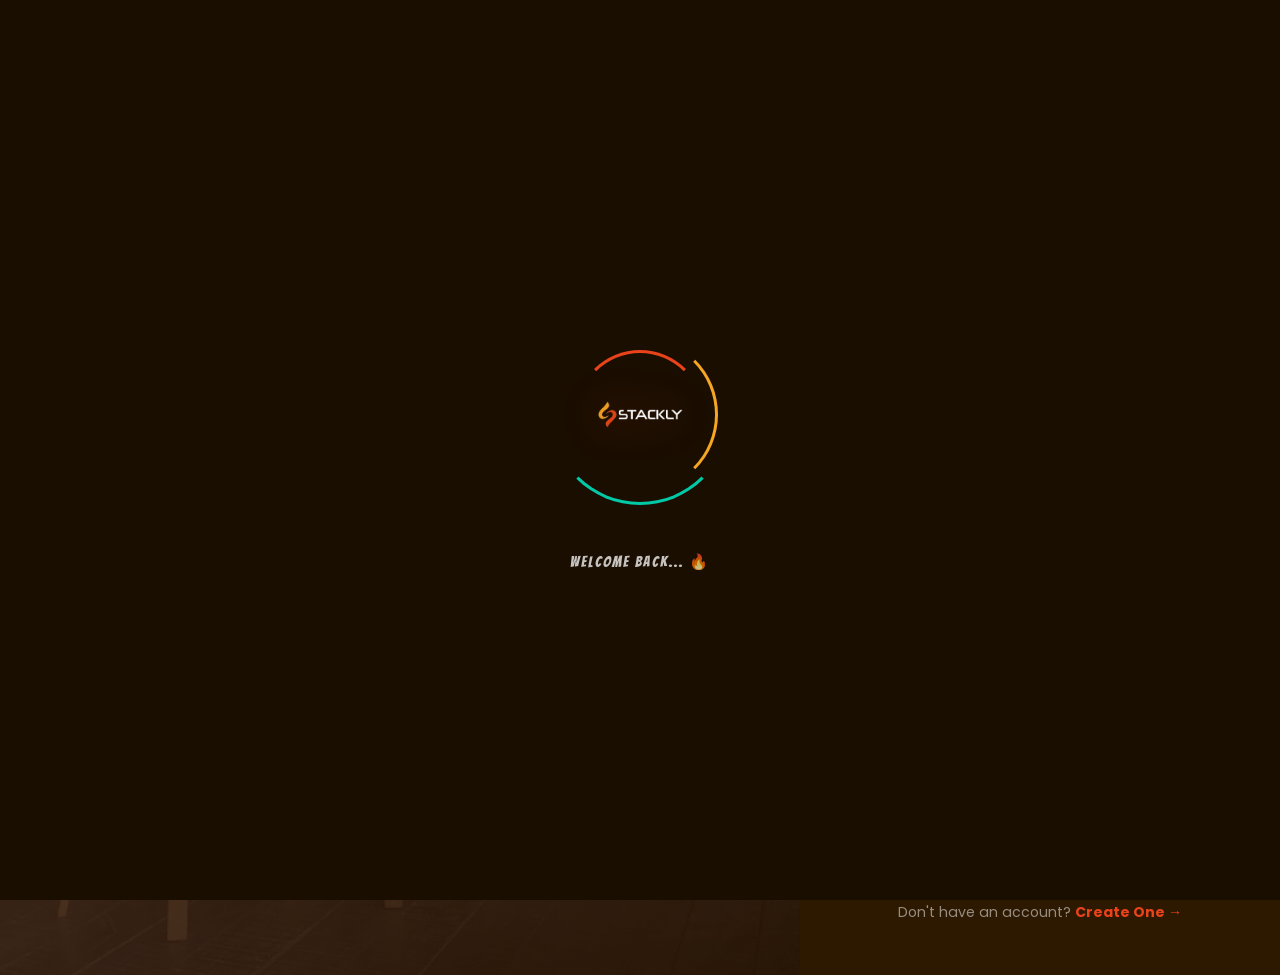
<file: dashboard-guest.html>
<!DOCTYPE html>
<html lang="en">
<head>
  <meta charset="UTF-8">
  <meta name="viewport" content="width=device-width, initial-scale=1.0, maximum-scale=1">
  <link rel="icon" href="assets/top-logo.webp" type="image/webp">
  <link rel="apple-touch-icon" href="assets/top-logo.webp">
  <title>My Account — Stackly Restaurant</title>
  <link rel="stylesheet" href="./style.css">
  <style>
    :root { --sidebar-w: 260px; --dash-header-h: 64px; }
    * { margin: 0; padding: 0; box-sizing: border-box; }
    body { font-family: var(--font-body); background: #f5f0eb; color: var(--text); overflow-x: hidden; }
    .dashboard-wrap { display: flex; min-height: 100vh; }

    
    .sidebar {
      width: var(--sidebar-w); background: var(--dark); position: fixed; left: 0; top: var(--dash-header-h); bottom: 0; z-index: 1000;
      display: flex; flex-direction: column; transition: var(--transition); overflow-y: auto; overflow-x: hidden;
      overscroll-behavior: contain;
    }
    .sidebar::-webkit-scrollbar { width: 4px; }
    .sidebar::-webkit-scrollbar-thumb { background: var(--primary); border-radius: 2px; }
    .sidebar-brand { padding: 20px; display: flex; align-items: center; gap: 12px; border-bottom: 1px solid rgba(255,255,255,0.08); }
    .sidebar-brand img { height: 40px; width: auto; flex-shrink: 0; }
    .sidebar-brand-text { font-family: var(--font-display); font-size: 1.4rem; color: var(--primary); letter-spacing: 2px; white-space: nowrap; }
    .sidebar-nav { flex: 1; padding: 20px 0; }
    .sidebar-section { margin-bottom: 20px; }
    .sidebar-section-title {
      font-family: var(--font-heading); font-size: 0.7rem; letter-spacing: 2px; text-transform: uppercase;
      color: rgba(255,255,255,0.35); padding: 0 20px 10px;
    }
    .sidebar-link {
      display: flex; align-items: center; gap: 14px; padding: 12px 20px;
      color: rgba(255,255,255,0.6); font-size: 0.9rem; transition: var(--transition); cursor: pointer;
      text-decoration: none; white-space: nowrap; position: relative;
    }
    .sidebar-link::before {
      content: ''; position: absolute; left: 0; top: 0; bottom: 0; width: 3px;
      background: var(--primary); transform: scaleY(0); transition: transform 0.3s ease;
    }
    .sidebar-link:hover, .sidebar-link.active { background: rgba(255,69,0,0.1); color: white; }
    .sidebar-link:hover::before, .sidebar-link.active::before { transform: scaleY(1); }
    .sidebar-link-icon { font-size: 1.3rem; width: 24px; text-align: center; flex-shrink: 0; }
    .sidebar-link-badge {
      margin-left: auto; background: var(--primary); color: white; font-size: 0.7rem;
      padding: 2px 8px; border-radius: 10px; font-family: var(--font-heading);
    }
    .sidebar-footer { padding: 15px 20px; border-top: 1px solid rgba(255,255,255,0.08); }
    .sidebar-user {
      display: flex; align-items: center; gap: 12px; padding: 10px;
      background: rgba(255,255,255,0.05); border-radius: var(--radius-sm);
      cursor: pointer; transition: var(--transition);
    }
    .sidebar-user:hover { background: rgba(255,69,0,0.15); }
    .sidebar-user-avatar {
      width: 40px; height: 40px; background: var(--accent2); border-radius: 50%;
      display: flex; align-items: center; justify-content: center; font-size: 1.2rem; flex-shrink: 0;
    }
    .sidebar-user-info { overflow: hidden; }
    .sidebar-user-name { font-family: var(--font-heading); font-size: 0.85rem; color: white; white-space: nowrap; }
    .sidebar-user-role { font-size: 0.75rem; color: var(--accent2); }

    
    .main-content {
      flex: 1; margin-left: var(--sidebar-w); transition: var(--transition); padding-top: var(--dash-header-h);
      min-width: 0; max-width: 100%; width: calc(100% - var(--sidebar-w));
    }

    
    .top-header {
      position: fixed; top: 0; left: 0; width: 100%; height: var(--dash-header-h); z-index: 1100; background: var(--dark);
      backdrop-filter: blur(12px); padding: 0 24px;
      display: grid; grid-template-columns: calc(var(--sidebar-w) - 33px - 25px) auto 1fr auto; align-items: center; gap: 29px;
      border-bottom: 1px solid rgba(255,255,255,0.1); box-shadow: 0 4px 18px rgba(0,0,0,0.22);
    }
    .header-left { display: flex; align-items: center; gap: 10px; min-width: 0; padding-left: 0; }
    .header-separator {
      width: 2px;
      height: 45px;
      background: rgba(255,255,255,0.15);
      border-radius: 1px;
      align-self: left;
    }
    .menu-toggle {
      display: none; flex-shrink: 0; background: white; border: 1.5px solid var(--border);
      border-radius: 10px; font-size: 1.25rem; cursor: pointer; color: var(--dark);
      width: 40px; height: 40px; position: relative;
    }
    .menu-toggle span { position: absolute; left: 50%; top: 50%; transform: translate(-50%, -50%); transition: var(--transition); line-height: 1; }
    .menu-toggle .close-icon { opacity: 0; transform: translate(-50%, -50%) rotate(-90deg); }
    .menu-toggle.open .menu-icon { opacity: 0; transform: translate(-50%, -50%) rotate(90deg); }
    .menu-toggle.open .close-icon { opacity: 1; transform: translate(-50%, -50%) rotate(0deg); }
    .header-logo {
      display: flex; align-items: center; flex-shrink: 0; text-decoration: none; height: 48px;
    }
    .header-logo img { height: 44px; width: auto; max-width: 160px; object-fit: contain; }
    .header-meta { min-width: 0; overflow: hidden; }
    .header-title {
      font-family: var(--font-display); font-size: 1.35rem; color: #fff;
      letter-spacing: 1px; white-space: nowrap; overflow: hidden; text-overflow: ellipsis;
    }
    .header-breadcrumb {
      font-size: 0.8rem; color: rgba(255,255,255,0.66);
      white-space: nowrap; overflow: hidden; text-overflow: ellipsis;
    }
    .header-right { display: flex; align-items: center; gap: 10px; flex-shrink: 0; }

    
    .sidebar-welcome {
      padding: 20px; border-bottom: 1px solid rgba(255,255,255,0.08);
      background: linear-gradient(180deg, rgba(255,69,0,0.12) 0%, transparent 100%);
    }
    .sidebar-welcome-label {
      font-size: 0.72rem; letter-spacing: 1.5px; text-transform: uppercase;
      color: rgba(255,255,255,0.45); margin-bottom: 8px;
    }
    .sidebar-welcome-name {
      font-family: var(--font-heading); font-size: 1.05rem; color: white;
      margin-bottom: 4px; word-break: break-word; line-height: 1.3;
    }
    .sidebar-welcome-email {
      font-size: 0.8rem; color: var(--accent2); word-break: break-all; line-height: 1.35;
    }
    .header-icon-btn {
      width: 40px; height: 40px; background: rgba(255,255,255,0.1); border: 1px solid rgba(255,255,255,0.18);
      border-radius: 50%; display: flex; align-items: center; justify-content: center;
      font-size: 1.1rem; cursor: pointer; transition: var(--transition); position: relative; text-decoration: none; color: #fff;
    }
    .header-icon-btn:hover { background: var(--primary); border-color: var(--primary); color: white; transform: scale(1.1); }
    .header-notif-badge {
      position: absolute; top: -2px; right: -2px; width: 18px; height: 18px;
      background: var(--primary); color: white; font-size: 0.65rem; border-radius: 50%;
      display: flex; align-items: center; justify-content: center; font-family: var(--font-heading);
    }

    
    .dashboard-content { padding: 25px 30px; max-width: 100%; box-sizing: border-box; }
    body.no-scroll { overflow: hidden; }

    
    .welcome-banner {
      background: linear-gradient(135deg, var(--primary) 0%, var(--accent) 100%);
      border-radius: var(--radius-lg); padding: 30px; color: white; margin-bottom: 30px;
      position: relative; overflow: hidden;
    }
    .welcome-banner::before {
      content: '🍕🍔🍜🍰'; position: absolute; right: -20px; top: 50%;
      transform: translateY(-50%); font-size: 6rem; opacity: 0.1;
    }
    .welcome-banner h2 {
      font-family: var(--font-display); font-size: 1.8rem; letter-spacing: 2px;
      margin-bottom: 8px; position: relative;
    }
    .welcome-banner p { opacity: 0.9; font-size: 0.95rem; position: relative; max-width: 500px; }
    .welcome-banner-btns { display: flex; gap: 12px; margin-top: 18px; position: relative; flex-wrap: wrap; }
    .welcome-banner .btn-dark { background: var(--dark); color: white; }
    .welcome-banner .btn-dark:hover { background: white; color: var(--dark); }

    
    .profile-card {
      background: white; border-radius: var(--radius-lg); padding: 30px;
      border: 2px solid var(--border); text-align: center; margin-bottom: 30px; transition: var(--transition);
    }
    .profile-card:hover { box-shadow: var(--shadow-lg); border-color: var(--primary); }
    .profile-avatar {
      width: 90px; height: 90px;
      background: linear-gradient(135deg, var(--primary), var(--accent)); border-radius: 50%;
      display: flex; align-items: center; justify-content: center; font-size: 2.5rem;
      margin: 0 auto 15px; border: 4px solid white; box-shadow: 0 8px 25px rgba(255,69,0,0.3);
      animation: floatAvatar 3s ease-in-out infinite;
    }
    @keyframes floatAvatar { 0%,100% { transform: translateY(0); } 50% { transform: translateY(-8px); } }
    .profile-name { font-family: var(--font-display); font-size: 1.5rem; color: var(--dark); letter-spacing: 2px; margin-bottom: 5px; }
    .profile-email { color: var(--text-light); font-size: 0.9rem; margin-bottom: 15px; }
    .profile-meta { display: flex; justify-content: center; gap: 25px; flex-wrap: wrap; }
    .profile-meta-item { text-align: center; }
    .profile-meta-value { font-family: var(--font-display); font-size: 1.3rem; color: var(--primary); }
    .profile-meta-label { font-size: 0.75rem; color: var(--text-light); text-transform: uppercase; letter-spacing: 1px; }
    .profile-badge {
      display: inline-flex; align-items: center; gap: 5px;
      background: rgba(255,215,0,0.15); border: 1px solid rgba(255,215,0,0.3);
      color: #b8860b; font-family: var(--font-heading); font-size: 0.8rem;
      padding: 5px 14px; border-radius: 20px; margin-top: 15px;
    }

    
    .stats-row { display: grid; grid-template-columns: repeat(4, 1fr); gap: 20px; margin-bottom: 30px; }
    .stat-card {
      background: white; border-radius: var(--radius); padding: 22px;
      border: 2px solid var(--border); transition: var(--transition); text-align: center;
    }
    .stat-card:hover { transform: translateY(-5px); box-shadow: var(--shadow); border-color: var(--primary); }
    .stat-card-icon {
      width: 55px; height: 55px; border-radius: 50%;
      display: flex; align-items: center; justify-content: center;
      font-size: 1.6rem; margin: 0 auto 12px; transition: var(--transition);
    }
    .stat-card-icon.orange { background: rgba(255,69,0,0.1); }
    .stat-card-icon.gold { background: rgba(255,215,0,0.15); }
    .stat-card-icon.green { background: rgba(0,201,167,0.1); }
    .stat-card-icon.purple { background: rgba(138,43,226,0.1); }
    .stat-card:hover .stat-card-icon { transform: scale(1.15) rotate(10deg); }
    .stat-card-value { font-family: var(--font-display); font-size: 1.6rem; color: var(--dark); }
    .stat-card-label { font-size: 0.8rem; color: var(--text-light); margin-top: 4px; }

    
    .order-card {
      background: white; border-radius: var(--radius); padding: 20px;
      border: 2px solid var(--border); transition: var(--transition);
      margin-bottom: 15px; display: flex; gap: 15px; align-items: center;
    }
    .order-card:hover { transform: translateX(5px); border-color: var(--primary); box-shadow: var(--shadow); }
    .order-img { width: 70px; height: 70px; border-radius: var(--radius-sm); object-fit: cover; flex-shrink: 0; }
    .order-details { flex: 1; }
    .order-name { font-family: var(--font-heading); font-size: 1rem; color: var(--dark); margin-bottom: 4px; }
    .order-meta { font-size: 0.8rem; color: var(--text-light); margin-bottom: 8px; }
    .order-status {
      display: inline-flex; align-items: center; gap: 5px;
      padding: 3px 10px; border-radius: 12px; font-size: 0.75rem; font-family: var(--font-heading);
    }
    .status-confirmed { background: rgba(0,201,167,0.15); color: #00a884; }
    .status-pending { background: rgba(255,215,0,0.2); color: #b8860b; }
    .status-dot { width: 6px; height: 6px; border-radius: 50%; }
    .status-confirmed .status-dot { background: #00a884; }
    .status-pending .status-dot { background: #b8860b; }
    .order-price { font-family: var(--font-display); font-size: 1.3rem; color: var(--primary); }

    
    .fav-grid { display: grid; grid-template-columns: repeat(3, 1fr); gap: 15px; }
    .fav-item {
      background: white; border-radius: var(--radius); overflow: hidden;
      border: 2px solid var(--border); transition: var(--transition); cursor: pointer;
    }
    .fav-item:hover { transform: translateY(-5px); border-color: var(--primary); box-shadow: var(--shadow); }
    .fav-item img { width: 100%; height: 130px; object-fit: cover; transition: transform 0.5s ease; }
    .fav-item:hover img { transform: scale(1.08); }
    .fav-item-body { padding: 12px; }
    .fav-item-name { font-family: var(--font-heading); font-size: 0.9rem; color: var(--dark); }
    .fav-item-price { font-family: var(--font-display); font-size: 1.1rem; color: var(--primary); margin-top: 4px; }

    
    .reward-card {
      background: linear-gradient(135deg, var(--dark) 0%, var(--dark2) 100%);
      border-radius: var(--radius-lg); padding: 25px; color: white;
      position: relative; overflow: hidden; margin-bottom: 30px;
    }
    .reward-card::before {
      content: '⭐'; position: absolute; right: -10px; top: -10px;
      font-size: 8rem; opacity: 0.05;
    }
    .reward-card-title { font-family: var(--font-display); font-size: 1.4rem; letter-spacing: 2px; margin-bottom: 8px; }
    .reward-card-text { color: rgba(255,255,255,0.7); font-size: 0.9rem; margin-bottom: 15px; }
    .reward-progress {
      background: rgba(255,255,255,0.1); border-radius: 10px; height: 10px;
      overflow: hidden; margin-bottom: 10px;
    }
    .reward-progress-bar {
      height: 100%; background: linear-gradient(to right, var(--primary), var(--secondary));
      border-radius: 10px; width: 65%; transition: width 1s ease;
    }
    .reward-progress-text { font-size: 0.8rem; color: rgba(255,255,255,0.6); }

    
    .two-col { display: grid; grid-template-columns: 1fr 1fr; gap: 20px; margin-bottom: 30px; }
    .two-col.focus-mode { grid-template-columns: 1fr; }
    .section-card {
      background: white; border-radius: var(--radius-lg); padding: 25px;
      border: 2px solid var(--border); max-width: 100%; box-sizing: border-box;
    }
    .dashboard-side-panel { display: none; }
    .table-card { max-width: 100%; overflow-x: auto; -webkit-overflow-scrolling: touch; }
    .section-card-header { display: flex; justify-content: space-between; align-items: center; margin-bottom: 20px; }
    .section-card-title { font-family: var(--font-heading); font-size: 1.1rem; color: var(--dark); }
    .section-split { display: grid; grid-template-columns: 1fr; gap: 18px; align-items: start; }
    .two-col.focus-mode .section-split { grid-template-columns: minmax(0, 1.35fr) minmax(260px, 0.75fr); }
    .insight-panel {
      background: linear-gradient(180deg, var(--light) 0%, #fff 100%);
      border: 1.5px solid var(--border-light); border-radius: var(--radius);
      padding: 18px; display: flex; flex-direction: column; gap: 14px;
    }
    .insight-panel.dark {
      background: linear-gradient(135deg, var(--dark) 0%, var(--dark2) 100%);
      color: #fff; border-color: rgba(255,255,255,0.08);
    }
    .insight-kicker {
      font-size: 0.72rem; letter-spacing: 1.4px; text-transform: uppercase;
      color: var(--primary); font-family: var(--font-heading); font-weight: 700;
    }
    .insight-panel.dark .insight-kicker { color: var(--secondary); }
    .insight-title { font-family: var(--font-display); color: var(--dark); font-size: 1.2rem; letter-spacing: 1px; }
    .insight-panel.dark .insight-title { color: #fff; }
    .insight-text { color: var(--text-light); font-size: 0.84rem; line-height: 1.65; }
    .insight-panel.dark .insight-text { color: rgba(255,255,255,0.68); }
    .insight-stat-row { display: grid; grid-template-columns: repeat(2, 1fr); gap: 10px; }
    .insight-stat {
      background: rgba(255,255,255,0.72); border: 1px solid var(--border-light);
      border-radius: var(--radius-sm); padding: 12px; min-width: 0;
    }
    .insight-panel.dark .insight-stat { background: rgba(255,255,255,0.08); border-color: rgba(255,255,255,0.1); }
    .insight-stat strong { display: block; color: var(--dark); font-family: var(--font-display); font-size: 1.1rem; }
    .insight-panel.dark .insight-stat strong { color: #fff; }
    .insight-stat span { display: block; color: var(--text-light); font-size: 0.72rem; margin-top: 2px; }
    .insight-panel.dark .insight-stat span { color: rgba(255,255,255,0.58); }
    .mini-list { display: flex; flex-direction: column; gap: 10px; }
    .offers-grid { display: grid; grid-template-columns: repeat(2, 1fr); gap: 15px; }
    .coupons-grid { display: grid; grid-template-columns: repeat(3, 1fr); gap: 15px; }
    .mini-list-item {
      display: flex; justify-content: space-between; gap: 12px; align-items: center;
      padding: 10px 0; border-top: 1px solid var(--border-light); font-size: 0.82rem;
    }
    .mini-list-item:first-child { border-top: 0; padding-top: 0; }
    .mini-list-item b { color: var(--dark); font-family: var(--font-heading); }
    .mini-list-item span { color: var(--text-light); text-align: right; }
    .insight-panel.dark .mini-list-item { border-color: rgba(255,255,255,0.1); }
    .insight-panel.dark .mini-list-item b { color: #fff; }
    .insight-panel.dark .mini-list-item span { color: rgba(255,255,255,0.62); }
    .settings-grid { display: grid; grid-template-columns: 1.2fr 0.8fr; gap: 18px; }
    .settings-stack { display: flex; flex-direction: column; gap: 16px; }
    .settings-panel {
      background: var(--light); border: 1.5px solid var(--border-light);
      border-radius: var(--radius); padding: 18px;
    }
    .settings-panel-title {
      font-family: var(--font-heading); color: var(--dark); font-size: 0.96rem;
      margin-bottom: 12px; display: flex; align-items: center; gap: 8px;
    }
    .settings-fields { display: grid; grid-template-columns: 1fr 1fr; gap: 14px; }
    .settings-field label {
      display:block; font-family:var(--font-heading); font-size:0.72rem; font-weight:700;
      letter-spacing:1.2px; text-transform:uppercase; color:var(--text-light); margin-bottom:7px;
    }
    .settings-input {
      width:100%; padding:12px 14px; border:1.5px solid var(--border);
      border-radius:var(--radius-sm); font-family:var(--font-body); font-size:0.9rem; background:#fff;
    }
    .settings-option {
      display:flex; justify-content:space-between; gap:12px; align-items:center;
      padding:12px 0; border-top:1px solid var(--border-light);
    }
    .settings-option:first-of-type { border-top:0; padding-top:0; }
    .settings-option b { display:block; font-size:0.86rem; color:var(--dark); }
    .settings-option span { display:block; font-size:0.76rem; color:var(--text-light); margin-top:2px; }
    .settings-toggle {
      width:44px; height:24px; border-radius:20px; border:0; background:var(--primary);
      position:relative; flex-shrink:0; cursor:pointer;
    }
    .settings-toggle::after {
      content:''; position:absolute; width:18px; height:18px; border-radius:50%;
      background:#fff; right:3px; top:3px; box-shadow:0 2px 6px rgba(0,0,0,0.18);
    }
    .settings-toggle.off { background:#c9bdb4; }
    .settings-toggle.off::after { right:auto; left:3px; }

    
    .res-item {
      display: flex; gap: 15px; padding: 15px; background: var(--light);
      border-radius: var(--radius-sm); margin-bottom: 12px; transition: var(--transition);
      border-left: 3px solid transparent;
    }
    .res-item:hover { border-left-color: var(--primary); transform: translateX(5px); }
    .res-date {
      width: 55px; height: 55px; background: var(--primary); border-radius: var(--radius-sm);
      display: flex; flex-direction: column; align-items: center; justify-content: center;
      color: white; flex-shrink: 0;
    }
    .res-date-day { font-family: var(--font-display); font-size: 1.3rem; line-height: 1; }
    .res-date-month { font-size: 0.7rem; text-transform: uppercase; }
    .res-details h4 { font-family: var(--font-heading); font-size: 0.95rem; color: var(--dark); margin-bottom: 4px; }
    .res-details p { font-size: 0.8rem; color: var(--text-light); }

    
    .sidebar-overlay { display: none; position: fixed; inset: 0; background: rgba(0,0,0,0.5); z-index: 999; }
    .sidebar-overlay.show { display: block; }

    
    @keyframes slideIn { from { opacity: 0; transform: translateY(20px); } to { opacity: 1; transform: translateY(0); } }
    .animate-in { animation: slideIn 0.5s ease forwards; }
    .delay-1 { animation-delay: 0.1s; opacity: 0; }
    .delay-2 { animation-delay: 0.2s; opacity: 0; }
    .delay-3 { animation-delay: 0.3s; opacity: 0; }
    .delay-4 { animation-delay: 0.4s; opacity: 0; }

    
    @media (max-width: 1200px) {
      .stats-row { grid-template-columns: repeat(2, 1fr); }
      .fav-grid { grid-template-columns: repeat(2, 1fr); }
      .two-col { grid-template-columns: 1fr; }
      .two-col.focus-mode .section-split { grid-template-columns: 1fr; }
      .settings-grid { grid-template-columns: 1fr; }
    }
    @media (max-width: 992px) {
      :root { --dash-header-h: 58px; }
      .sidebar {
        transform: translateX(-100%); width: min(280px, 88vw);
        top: var(--dash-header-h); height: calc(100dvh - var(--dash-header-h)); bottom: auto;
        z-index: 1050;
      }
      .sidebar.open { transform: translateX(0); }
      .sidebar-overlay { top: var(--dash-header-h); height: calc(100dvh - var(--dash-header-h)); }
      .main-content { margin-left: 0; width: 100%; max-width: 100vw; padding-top: var(--dash-header-h); }
      .menu-toggle { display: flex; align-items: center; justify-content: center; }
      .header-meta { display: none; }
      .header-separator { display: none; }
      .top-header {
        position: fixed; left: 0; right: 0; top: 0; width: 100%;
        padding: 10px 12px; gap: 8px; grid-template-columns: auto 1fr;
        background: var(--dark); border-bottom: 1px solid rgba(255,255,255,0.1);
        box-shadow: 0 4px 18px rgba(0,0,0,0.25);
      }
      .menu-toggle {
        background: rgba(255,255,255,0.12); border-color: rgba(255,255,255,0.22); color: #fff;
      }
      .header-icon-btn {
        background: rgba(255,255,255,0.1); border-color: rgba(255,255,255,0.18); color: #fff;
      }
      .header-left { flex: 1; min-width: 0; }
      .header-right { justify-content: flex-end; }
      .dashboard-content { padding: 18px 14px; }
    }
    @media (max-width: 600px) {
      .stats-row { grid-template-columns: 1fr 1fr; min-width: 0; }
      .fav-grid { grid-template-columns: 1fr; }
      .two-col { min-width: 0; }
      .welcome-banner { padding: 20px 16px; }
      .welcome-banner h2 { font-size: 1.3rem; }
      .welcome-banner::before { font-size: 3rem; right: -30px; }
      .welcome-banner-btns .btn { width: 100%; justify-content: center; }
      .profile-card, .reward-card, .stat-card, .order-card, .section-card { max-width: 100%; }
      .profile-avatar { width: 70px; height: 70px; font-size: 2rem; }
      .profile-name { font-size: 1.2rem; }
      .order-card { flex-direction: column; text-align: center; }
      .order-card:hover { transform: none; }
      .res-item:hover { transform: none; }
      .offers-grid { grid-template-columns: 1fr; }
      .offers-grid > div { padding: 15px !important; }
      .coupons-grid { display: flex; overflow-x: auto; gap: 12px; padding-bottom: 10px; -webkit-overflow-scrolling: touch; }
      .coupons-grid::-webkit-scrollbar { height: 12px; }
      .coupons-grid::-webkit-scrollbar-track { background: rgb(238, 235, 235); }
      .coupons-grid > div { min-width: 220px; flex: 0 0 auto; }
      .order-img { width: 100%; height: 150px; }
      .order-price { font-size: 1.1rem; }
      .insight-stat-row, .settings-fields { grid-template-columns: 1fr; }
      .settings-option { align-items:flex-start; }
    }
    @media (max-width: 380px) {
      .stats-row { grid-template-columns: 1fr; }
      .header-right { gap: 6px; }
      .header-icon-btn { width: 34px; height: 34px; font-size: 0.95rem; }
      .menu-toggle { width: 36px; height: 36px; }
      .header-logo img { height: 32px; }
    }

    .btn.btn-primary.btn-sm {
      justify-content: center; display: inline-flex; align-items: center; gap: 6px; transition: var(--transition);
    }
    .btn.btn-outline {
      justify-content: center; display: inline-flex; align-items: center; gap: 6px; transition: var(--transition);
    }

  </style>
</head>
<body>

<div class="sidebar-overlay" id="sidebarOverlay" onclick="toggleSidebar()"></div>

<div class="dashboard-wrap">

  
  <aside class="sidebar" id="sidebar">
    <div class="sidebar-welcome">
      <p class="sidebar-welcome-label">Welcome back</p>
      <div class="sidebar-welcome-name" id="userName">Guest User</div>
      <div class="sidebar-welcome-email" id="userEmail">guest@example.com</div>
    </div>

    <nav class="sidebar-nav">
      <div class="sidebar-section">
        <div class="sidebar-section-title">My Account</div>
        <a href="dashboard-guest.html" class="sidebar-link active">
          <span class="sidebar-link-icon">🏠</span>
          <span class="sidebar-link-text">Dashboard</span>
        </a>
        <a href="#orders" class="sidebar-link" onclick="showSection('ordersSection', event)">
          <span class="sidebar-link-icon">🍽️</span>
          <span class="sidebar-link-text">My Orders</span>
          <span class="sidebar-link-badge">3</span>
        </a>
        <a href="#reservations" class="sidebar-link" onclick="showSection('reservationsSection', event)">
          <span class="sidebar-link-icon">📅</span>
          <span class="sidebar-link-text">Reservations</span>
        </a>
        <a href="#favorites" class="sidebar-link" onclick="showSection('favoritesSection', event)">
          <span class="sidebar-link-icon">❤️</span>
          <span class="sidebar-link-text">Favorites</span>
        </a>
      </div>

      <div class="sidebar-section">
        <div class="sidebar-section-title">Rewards</div>
        <a href="#rewards" class="sidebar-link" onclick="showSection('rewardsSection', event)">
          <span class="sidebar-link-icon">⭐</span>
          <span class="sidebar-link-text">Loyalty Points</span>
        </a>
        <a href="#offers" class="sidebar-link" onclick="showSection('offersSection', event)">
          <span class="sidebar-link-icon">🎁</span>
          <span class="sidebar-link-text">Offers & Deals</span>
        </a>
        <a href="#coupons" class="sidebar-link" onclick="showSection('couponsSection', event)">
          <span class="sidebar-link-icon">🎟️</span>
          <span class="sidebar-link-text">My Coupons</span>
        </a>
      </div>

      <div class="sidebar-section">
        <div class="sidebar-section-title">Settings</div>
        <a href="#notifications" class="sidebar-link" onclick="showSection('notificationsSection', event)">
          <span class="sidebar-link-icon">🔔</span>
          <span class="sidebar-link-text">Notifications</span>
        </a>
        <a href="#settings" class="sidebar-link" onclick="showSection('settingsSection', event)">
          <span class="sidebar-link-icon">⚙️</span>
          <span class="sidebar-link-text">Settings</span>
        </a>
        <a href="#" class="sidebar-link" onclick="handleLogout()">
          <span class="sidebar-link-icon">🚪</span>
          <span class="sidebar-link-text">Logout</span>
        </a>
      </div>
    </nav>
  </aside>

  
  <main class="main-content">

    
    <header class="top-header">
      <div class="header-left">
        <button type="button" class="menu-toggle" id="menuToggle" aria-label="Open menu" aria-expanded="false" onclick="toggleSidebar()">
          <span class="menu-icon" aria-hidden="true">☰</span>
          <span class="close-icon" aria-hidden="true">✕</span>
        </button>
        <a href="dashboard-guest.html" class="header-logo">
          <img src="assets/logo.webp" alt="Stackly" onerror="this.style.display='none'">
        </a>
      </div>
      <div class="header-separator"></div>
      <div class="header-meta">
        <div class="header-title">My Dashboard</div>
        <div class="header-breadcrumb" id="headerBreadcrumb">Home / Dashboard</div>
      </div>
      <div class="header-right">
        <a href="404.html" class="header-icon-btn" title="Cart">
          🛒
          <span class="header-notif-badge">2</span>
        </a>
        <a href="404.html" class="header-icon-btn" title="Notifications">
          🔔
          <span class="header-notif-badge">3</span>
        </a>
        <a href="#" class="header-icon-btn" title="Logout" onclick="handleLogout()">🚪</a>
      </div>
    </header>

    
    <div class="dashboard-content">

      
      <div id="dashboardHome">

        
        <div class="welcome-banner animate-in">
          <h2 id="welcomeText">Welcome Back! 👋</h2>
          <p>Ready to stack up some deliciousness? Your favorites are waiting, and we've got new dishes you need to try!</p>
          <div class="welcome-banner-btns">
            <a href="404.html" class="btn btn-dark">🍔 Order Now</a>
            <a href="404.html" class="btn btn-outline">📅 Book Table</a>
          </div>
        </div>

        
        <div class="profile-card animate-in delay-1" id="profileSection">
          <div class="profile-avatar" id="profileAvatar">👤</div>
          <div class="profile-name" id="profileName">Guest User</div>
          <div class="profile-email" id="profileEmail">guest@example.com</div>
          <div class="profile-meta">
            <div class="profile-meta-item">
              <div class="profile-meta-value" id="profileOrders">12</div>
              <div class="profile-meta-label">Orders</div>
            </div>
            <div class="profile-meta-item">
              <div class="profile-meta-value" id="profileReservations">3</div>
              <div class="profile-meta-label">Reservations</div>
            </div>
            <div class="profile-meta-item">
              <div class="profile-meta-value" id="profilePoints">450</div>
              <div class="profile-meta-label">Points</div>
            </div>
          </div>
          <div class="profile-badge">⭐ Silver Member</div>
        </div>

        
        <div class="reward-card animate-in delay-2" id="rewardsSection">
          <div class="reward-card-title">🎯 Rewards Progress</div>
          <div class="reward-card-text">You're 65% away from Gold status! Keep ordering to unlock exclusive perks.</div>
          <div class="reward-progress">
            <div class="reward-progress-bar"></div>
          </div>
          <div class="reward-progress-text">350 / 500 points to Gold</div>
        </div>

        
        <div class="stats-row">
          <div class="stat-card animate-in delay-1">
            <div class="stat-card-icon orange">🍽️</div>
            <div class="stat-card-value">12</div>
            <div class="stat-card-label">Total Orders</div>
          </div>
          <div class="stat-card animate-in delay-2">
            <div class="stat-card-icon gold">⭐</div>
            <div class="stat-card-value">450</div>
            <div class="stat-card-label">Loyalty Points</div>
          </div>
          <div class="stat-card animate-in delay-3">
            <div class="stat-card-icon green">💰</div>
            <div class="stat-card-value">₹8,450</div>
            <div class="stat-card-label">Total Spent</div>
          </div>
          <div class="stat-card animate-in delay-4">
            <div class="stat-card-icon purple">🎁</div>
            <div class="stat-card-value">3</div>
            <div class="stat-card-label">Coupons</div>
          </div>
        </div>

        
        <div class="two-col">
          
          <div class="section-card animate-in" id="ordersSection">
            <div class="section-card-header">
              <div class="section-card-title">🍽️ Recent Orders</div>
              <a href="404.html" class="btn btn-primary btn-sm">View All</a>
            </div>

            <div class="order-card">
              <img src="assets/images/photo-1565299585323-38d6b0865b47.webp" alt="Burger" class="order-img">
              <div class="order-details">
                <div class="order-name">Stackly Spicy Burger</div>
                <div class="order-meta">2 items • 28 May 2025</div>
                <span class="order-status status-confirmed"><span class="status-dot"></span>Delivered</span>
              </div>
              <div class="order-price">₹498</div>
            </div>

            <div class="order-card">
              <img src="assets/images/photo-1604908176997-125f25cc6f3d.webp" alt="Pizza" class="order-img">
              <div class="order-details">
                <div class="order-name">Chaos Pizza</div>
                <div class="order-meta">1 item • 22 May 2025</div>
                <span class="order-status status-confirmed"><span class="status-dot"></span>Delivered</span>
              </div>
              <div class="order-price">₹449</div>
            </div>

            <div class="order-card">
              <img src="assets/images/photo-1555396273-367ea4eb4db5.webp" alt="BBQ" class="order-img">
              <div class="order-details">
                <div class="order-name">BBQ Royale Platter</div>
                <div class="order-meta">3 items • 15 May 2025</div>
                <span class="order-status status-pending"><span class="status-dot"></span>Preparing</span>
              </div>
              <div class="order-price">₹1,058</div>
            </div>
          </div>

          <div class="section-card dashboard-side-panel animate-in delay-1" id="ordersInsightSection" style="display:none;">
            <div class="section-card-header">
              <div class="section-card-title">🛍️ Order Snapshot</div>
              <a href="404.html" class="btn btn-primary btn-sm">Reorder</a>
            </div>
            <div class="insight-panel dark">
              <div>
                <div class="insight-kicker">This month</div>
                <div class="insight-title">3 active food moments</div>
                <p class="insight-text">Your usual picks are burgers, BBQ platters, and loaded pizzas. Fast reorder is ready from your recent order history.</p>
              </div>
              <div class="insight-stat-row">
                <div class="insight-stat">
                  <strong>12</strong>
                  <span>Total orders</span>
                </div>
                <div class="insight-stat">
                  <strong>Rs. 8,450</strong>
                  <span>Total spent</span>
                </div>
                <div class="insight-stat">
                  <strong>28 min</strong>
                  <span>Avg delivery</span>
                </div>
                <div class="insight-stat">
                  <strong>450</strong>
                  <span>Reward points</span>
                </div>
              </div>
            </div>
            <div class="insight-panel" style="margin-top:14px;">
              <div class="insight-kicker">Quick actions</div>
              <div class="mini-list">
                <div class="mini-list-item"><b>Saved address</b><span>Anna Salai, Chennai</span></div>
                <div class="mini-list-item"><b>Favorite payment</b><span>UPI</span></div>
                <div class="mini-list-item"><b>Best coupon</b><span>STACK20</span></div>
              </div>
            </div>
          </div>

          
          <div class="section-card animate-in delay-1" id="reservationsSection">
            <div class="section-card-header">
              <div class="section-card-title">📅 Upcoming Reservations</div>
              <a href="404.html" class="btn btn-primary btn-sm">Book New</a>
            </div>

            <div class="res-item">
              <div class="res-date">
                <div class="res-date-day">15</div>
                <div class="res-date-month">JUN</div>
              </div>
              <div class="res-details">
                <h4>Anniversary Dinner 🎉</h4>
                <p>8:00 PM • Table for 2 • Window Seat</p>
              </div>
            </div>

            <div class="res-item">
              <div class="res-date">
                <div class="res-date-day">22</div>
                <div class="res-date-month">JUN</div>
              </div>
              <div class="res-details">
                <h4>Family Lunch 👨‍👩‍👧‍👦</h4>
                <p>1:00 PM • Table for 6 • Private Booth</p>
              </div>
            </div>

            <div class="res-item">
              <div class="res-date">
                <div class="res-date-day">05</div>
                <div class="res-date-month">JUL</div>
              </div>
              <div class="res-details">
                <h4>Birthday Bash 🎂</h4>
                <p>7:30 PM • Table for 8 • Party Section</p>
              </div>
            </div>
          </div>

          <div class="section-card dashboard-side-panel animate-in delay-1" id="reservationInsightSection" style="display:none;">
            <div class="section-card-header">
              <div class="section-card-title">Reservation Plan</div>
              <a href="reservation.html" class="btn btn-primary btn-sm">Manage</a>
            </div>
            <div class="insight-panel dark">
              <div>
                <div class="insight-kicker">Next visit</div>
                <div class="insight-title">15 Jun, 8:00 PM</div>
                <p class="insight-text">Window seat table for 2 is confirmed. Arrival buffer, guest count, and preference notes are ready for the host team.</p>
              </div>
              <div class="insight-stat-row">
                <div class="insight-stat">
                  <strong>3</strong>
                  <span>Upcoming</span>
                </div>
                <div class="insight-stat">
                  <strong>2 hrs</strong>
                  <span>Avg dining slot</span>
                </div>
                <div class="insight-stat">
                  <strong>Window</strong>
                  <span>Preferred seat</span>
                </div>
                <div class="insight-stat">
                  <strong>6</strong>
                  <span>Largest table</span>
                </div>
              </div>
            </div>
            <div class="insight-panel" style="margin-top:14px;">
              <div class="insight-kicker">Guest notes</div>
              <div class="mini-list">
                <div class="mini-list-item"><b>Anniversary dinner</b><span>Cake on arrival</span></div>
                <div class="mini-list-item"><b>Family lunch</b><span>Private booth</span></div>
                <div class="mini-list-item"><b>Birthday bash</b><span>Party section</span></div>
              </div>
            </div>
          </div>
        </div>

        
        <div class="section-card animate-in" id="favoritesSection">
          <div class="section-card-header">
            <div class="section-card-title">❤️ Your Favorites</div>
            <a href="404.html" class="btn btn-primary btn-sm">Browse Menu</a>
          </div>
          <div class="fav-grid">
            <div class="fav-item">
              <img src="assets/images/photo-1565299585323-38d6b0865b47.webp" alt="Burger">
              <div class="fav-item-body">
                <div class="fav-item-name">Spicy Burger</div>
                <div class="fav-item-price">₹349</div>
              </div>
            </div>
            <div class="fav-item">
              <img src="assets/images/photo-1604908176997-125f25cc6f3d.webp" alt="Pizza">
              <div class="fav-item-body">
                <div class="fav-item-name">Chaos Pizza</div>
                <div class="fav-item-price">₹449</div>
              </div>
            </div>
            <div class="fav-item">
              <img src="assets/images/photo-1567620905732-2d1ec7ab7445.webp" alt="Pancakes">
              <div class="fav-item-body">
                <div class="fav-item-name">Stack Pancakes</div>
                <div class="fav-item-price">₹249</div>
              </div>
            </div>
          </div>
        </div>

        
        <div class="section-card animate-in" id="offersSection">
          <div class="section-card-header">
            <div class="section-card-title">🎁 Special Offers For You</div>
            <a href="404.html" class="btn btn-primary btn-sm">View All</a>
          </div>
          <div class="offers-grid">
            <div style="background:linear-gradient(135deg,var(--primary),var(--accent));border-radius:var(--radius);padding:20px;color:white;position:relative;overflow:hidden;">
              <div style="font-family:var(--font-display);font-size:1.3rem;letter-spacing:2px;margin-bottom:8px;">20% OFF</div>
              <div style="font-size:0.9rem;opacity:0.9;margin-bottom:12px;">On your next order above ₹500!</div>
              <div style="background:rgba(255,255,255,0.2);padding:8px 15px;border-radius:20px;font-family:var(--font-heading);font-size:0.8rem;display:inline-block;">Code: STACK20</div>
              <span style="position:absolute;right:-10px;top:-10px;font-size:5rem;opacity:0.1;">🎉</span>
            </div>
            <div style="background:linear-gradient(135deg,var(--dark),var(--dark2));border-radius:var(--radius);padding:20px;color:white;position:relative;overflow:hidden;">
              <div style="font-family:var(--font-display);font-size:1.3rem;letter-spacing:2px;margin-bottom:8px;">FREE DESSERT</div>
              <div style="font-size:0.9rem;opacity:0.9;margin-bottom:12px;">With every family pack order!</div>
              <div style="background:rgba(255,255,255,0.2);padding:8px 15px;border-radius:20px;font-family:var(--font-heading);font-size:0.8rem;display:inline-block;">Code: SWEET</div>
              <span style="position:absolute;right:-10px;top:-10px;font-size:5rem;opacity:0.1;">🍰</span>
            </div>
          </div>
        </div>

        
        <div class="section-card animate-in" id="couponsSection">
          <div class="section-card-header">
            <div class="section-card-title">🎟️ My Coupons</div>
          </div>
          <div class="coupons-grid">
            <div style="background:white;border:2px dashed var(--primary);border-radius:var(--radius);padding:20px;text-align:center;">
              <div style="font-family:var(--font-display);font-size:1.5rem;color:var(--primary);">₹100 OFF</div>
              <div style="font-size:0.8rem;color:var(--text-light);margin:8px 0;">Min. order ₹999</div>
              <div style="background:var(--primary-light);padding:6px 12px;border-radius:15px;font-family:var(--font-heading);font-size:0.75rem;color:var(--primary);display:inline-block;">WELCOME100</div>
            </div>
            <div style="background:white;border:2px dashed var(--secondary);border-radius:var(--radius);padding:20px;text-align:center;">
              <div style="font-family:var(--font-display);font-size:1.5rem;color:var(--secondary);">FREE DELIVERY</div>
              <div style="font-size:0.8rem;color:var(--text-light);margin:8px 0;">Valid till 30 Jun</div>
              <div style="background:rgba(255,215,0,0.15);padding:6px 12px;border-radius:15px;font-family:var(--font-heading);font-size:0.75rem;color:#b8860b;display:inline-block;">FREESHIP</div>
            </div>
            <div style="background:white;border:2px dashed var(--accent2);border-radius:var(--radius);padding:20px;text-align:center;">
              <div style="font-family:var(--font-display);font-size:1.5rem;color:var(--accent2);">BOGO</div>
              <div style="font-size:0.8rem;color:var(--text-light);margin:8px 0;">Buy 1 Get 1 Free</div>
              <div style="background:rgba(0,201,167,0.1);padding:6px 12px;border-radius:15px;font-family:var(--font-heading);font-size:0.75rem;color:var(--accent2);display:inline-block;">BOGO50</div>
            </div>
          </div>
        </div>

        
        <div class="section-card animate-in" id="notificationsSection" style="display:none;">
          <div class="section-card-header">
            <div class="section-card-title">🔔 Notifications</div>
          </div>
          <div style="display:flex;flex-direction:column;gap:12px;">
            <div style="display:flex;gap:12px;padding:15px;background:var(--light);border-radius:var(--radius-sm);border-left:3px solid var(--primary);">
              <span style="font-size:1.5rem;">🍔</span>
              <div>
                <div style="font-family:var(--font-heading);font-size:0.9rem;color:var(--dark);">Your order #ORD-2847 is out for delivery!</div>
                <div style="font-size:0.75rem;color:var(--text-light);margin-top:4px;">2 minutes ago</div>
              </div>
            </div>
            <div style="display:flex;gap:12px;padding:15px;background:var(--light);border-radius:var(--radius-sm);border-left:3px solid var(--secondary);">
              <span style="font-size:1.5rem;">⭐</span>
              <div>
                <div style="font-family:var(--font-heading);font-size:0.9rem;color:var(--dark);">You earned 50 loyalty points!</div>
                <div style="font-size:0.75rem;color:var(--text-light);margin-top:4px;">1 hour ago</div>
              </div>
            </div>
            <div style="display:flex;gap:12px;padding:15px;background:var(--light);border-radius:var(--radius-sm);border-left:3px solid var(--accent2);">
              <span style="font-size:1.5rem;">🎁</span>
              <div>
                <div style="font-family:var(--font-heading);font-size:0.9rem;color:var(--dark);">New offer: 20% OFF on your next order!</div>
                <div style="font-size:0.75rem;color:var(--text-light);margin-top:4px;">3 hours ago</div>
              </div>
            </div>
            <div style="display:flex;gap:12px;padding:15px;background:var(--light);border-radius:var(--radius-sm);border-left:3px solid var(--primary);">
              <span style="font-size:1.5rem;">📅</span>
              <div>
                <div style="font-family:var(--font-heading);font-size:0.9rem;color:var(--dark);">Reservation confirmed for June 15, 8:00 PM</div>
                <div style="font-size:0.75rem;color:var(--text-light);margin-top:4px;">Yesterday</div>
              </div>
            </div>
          </div>
        </div>

        
        <div class="section-card animate-in" id="settingsSection" style="display:none;">
          <div class="section-card-header">
            <div class="section-card-title">⚙️ Account Settings</div>
          </div>
          <div class="settings-grid">
            <div class="settings-stack">
              <div class="settings-panel">
                <div class="settings-panel-title">Profile Details</div>
                <div class="settings-fields">
                  <div class="settings-field">
                    <label>Full Name</label>
                    <input type="text" value="Guest User" class="settings-input">
                  </div>
                  <div class="settings-field">
                    <label>Email Address</label>
                    <input type="email" value="guest@example.com" class="settings-input">
                  </div>
                  <div class="settings-field">
                    <label>Phone Number</label>
                    <input type="tel" value="+91 98765 43210" class="settings-input">
                  </div>
                  <div class="settings-field">
                    <label>Preferred Language</label>
                    <select class="settings-input">
                      <option>English</option>
                      <option>Tamil</option>
                      <option>Hindi</option>
                    </select>
                  </div>
                </div>
              </div>
              <div class="settings-panel">
                <div class="settings-panel-title">Delivery Address</div>
                <textarea class="settings-input" style="resize:vertical;min-height:88px;">123, Anna Salai, Chennai, Tamil Nadu - 600002</textarea>
              </div>
            </div>
            <div class="settings-stack">
              <div class="settings-panel">
                <div class="settings-panel-title">Preferences</div>
                <div class="settings-option">
                  <div><b>Order updates</b><span>SMS and email alerts</span></div>
                  <button type="button" class="settings-toggle" aria-label="Order updates enabled"></button>
                </div>
                <div class="settings-option">
                  <div><b>Offer notifications</b><span>Deals and coupon alerts</span></div>
                  <button type="button" class="settings-toggle" aria-label="Offer notifications enabled"></button>
                </div>
                <div class="settings-option">
                  <div><b>Table reminders</b><span>Reservation reminders</span></div>
                  <button type="button" class="settings-toggle off" aria-label="Table reminders disabled"></button>
                </div>
              </div>
              <div class="settings-panel">
                <div class="settings-panel-title">Dining Defaults</div>
                <div class="mini-list">
                  <div class="mini-list-item"><b>Seat preference</b><span>Window seat</span></div>
                  <div class="mini-list-item"><b>Payment mode</b><span>UPI</span></div>
                  <div class="mini-list-item"><b>Diet note</b><span>No mushrooms</span></div>
                </div>
              </div>
            </div>
          </div>
          <div style="margin-top:20px;display:flex;gap:12px;">
            <a href="404.html" class="btn btn-primary btn-sm">Save Changes</a>
            <a href="404.html" class="btn btn-outline" style="color:var(--dark);border-color:var(--border);">Cancel</a>
          </div>
        </div>

      </div>

    </div>
  </main>
</div>

<script>

window.addEventListener('DOMContentLoaded', () => {
  const session = localStorage.getItem('stacklySession') || sessionStorage.getItem('stacklySession');

  if (!session) {
    window.location.href = 'signin.html';
    return;
  }

  const user = JSON.parse(session);

  
  if (user.role === 'admin') {
    window.location.href = 'dashboard-admin.html';
    return;
  }

  
  document.getElementById('userName').textContent = user.name || 'Guest User';
  document.getElementById('userEmail').textContent = user.email || 'guest@example.com';
  document.getElementById('profileName').textContent = user.name || 'Guest User';
  document.getElementById('profileEmail').textContent = user.email || 'guest@example.com';
  document.getElementById('welcomeText').textContent = `Welcome Back, ${user.name || 'Friend'}! 👋`;
  document.getElementById('headerBreadcrumb').textContent = 'Home / Dashboard';

  const initial = (user.name || 'G').charAt(0).toUpperCase();
  document.getElementById('profileAvatar').textContent = initial;
});


function showSection(sectionId, event) {
  if(event) event.preventDefault();
  
  
  const sections = ['ordersSection','ordersInsightSection','reservationsSection','reservationInsightSection','favoritesSection','rewardsSection','offersSection','couponsSection','profileSection','notificationsSection','settingsSection'];
  sections.forEach(id => {
    const el = document.getElementById(id);
    if (el) el.style.display = 'none';
  });

  
  const target = document.getElementById(sectionId);
  if (target) {
    target.style.display = 'block';
    target.scrollIntoView({ behavior: 'smooth', block: 'start' });
  }
  const companionMap = {
    ordersSection: 'ordersInsightSection',
    reservationsSection: 'reservationInsightSection'
  };
  const companion = companionMap[sectionId] ? document.getElementById(companionMap[sectionId]) : null;
  if (companion) companion.style.display = 'block';

  
  document.querySelectorAll('.sidebar-link').forEach(link => link.classList.remove('active'));
  if(event) event.currentTarget.classList.add('active');

  
  const sectionNames = {
    'ordersSection': 'My Orders',
    'reservationsSection': 'Reservations',
    'favoritesSection': 'Favorites',
    'rewardsSection': 'Loyalty Points',
    'offersSection': 'Offers & Deals',
    'couponsSection': 'My Coupons',
    'notificationsSection': 'Notifications',
    'settingsSection': 'Settings'
  };
  const user = JSON.parse(localStorage.getItem('stacklySession') || sessionStorage.getItem('stacklySession') || '{}');
  const breadcrumb = document.getElementById('headerBreadcrumb');
  if (breadcrumb) breadcrumb.textContent = 'Home / ' + (sectionNames[sectionId] || 'Dashboard');

  const sidebar = document.getElementById('sidebar');
  if (sidebar && sidebar.classList.contains('open')) toggleSidebar();
}


function toggleSidebar() {
  const sidebar = document.getElementById('sidebar');
  const overlay = document.getElementById('sidebarOverlay');
  const toggle = document.getElementById('menuToggle');
  if (!sidebar || !overlay || !toggle) return;

  const isOpen = sidebar.classList.toggle('open');
  overlay.classList.toggle('show');
  toggle.classList.toggle('open');
  toggle.setAttribute('aria-expanded', isOpen ? 'true' : 'false');
  toggle.setAttribute('aria-label', isOpen ? 'Close menu' : 'Open menu');
  document.body.classList.toggle('no-scroll', isOpen);
}


function handleLogout() {
  localStorage.removeItem('stacklySession');
  sessionStorage.removeItem('stacklySession');
  window.location.href = 'signin.html';
}

document.addEventListener('click', event => {
  const link = event.target.closest('a[href]');
  if (!link) return;
  const href = link.getAttribute('href') || '';
  if (!href || href.startsWith('#') || href.startsWith('javascript:')) return;
  const targetUrl = new URL(href, window.location.href);
  const isDashboard = targetUrl.pathname.endsWith('/dashboard-guest.html') || targetUrl.pathname.endsWith('/dashboard-admin.html');
  const isSafeBackPage = targetUrl.pathname.endsWith('/404.html');
  if (!isDashboard && !isSafeBackPage) {
    localStorage.removeItem('stacklySession');
    sessionStorage.removeItem('stacklySession');
  }
});
</script>

</body>
</html>
</file>
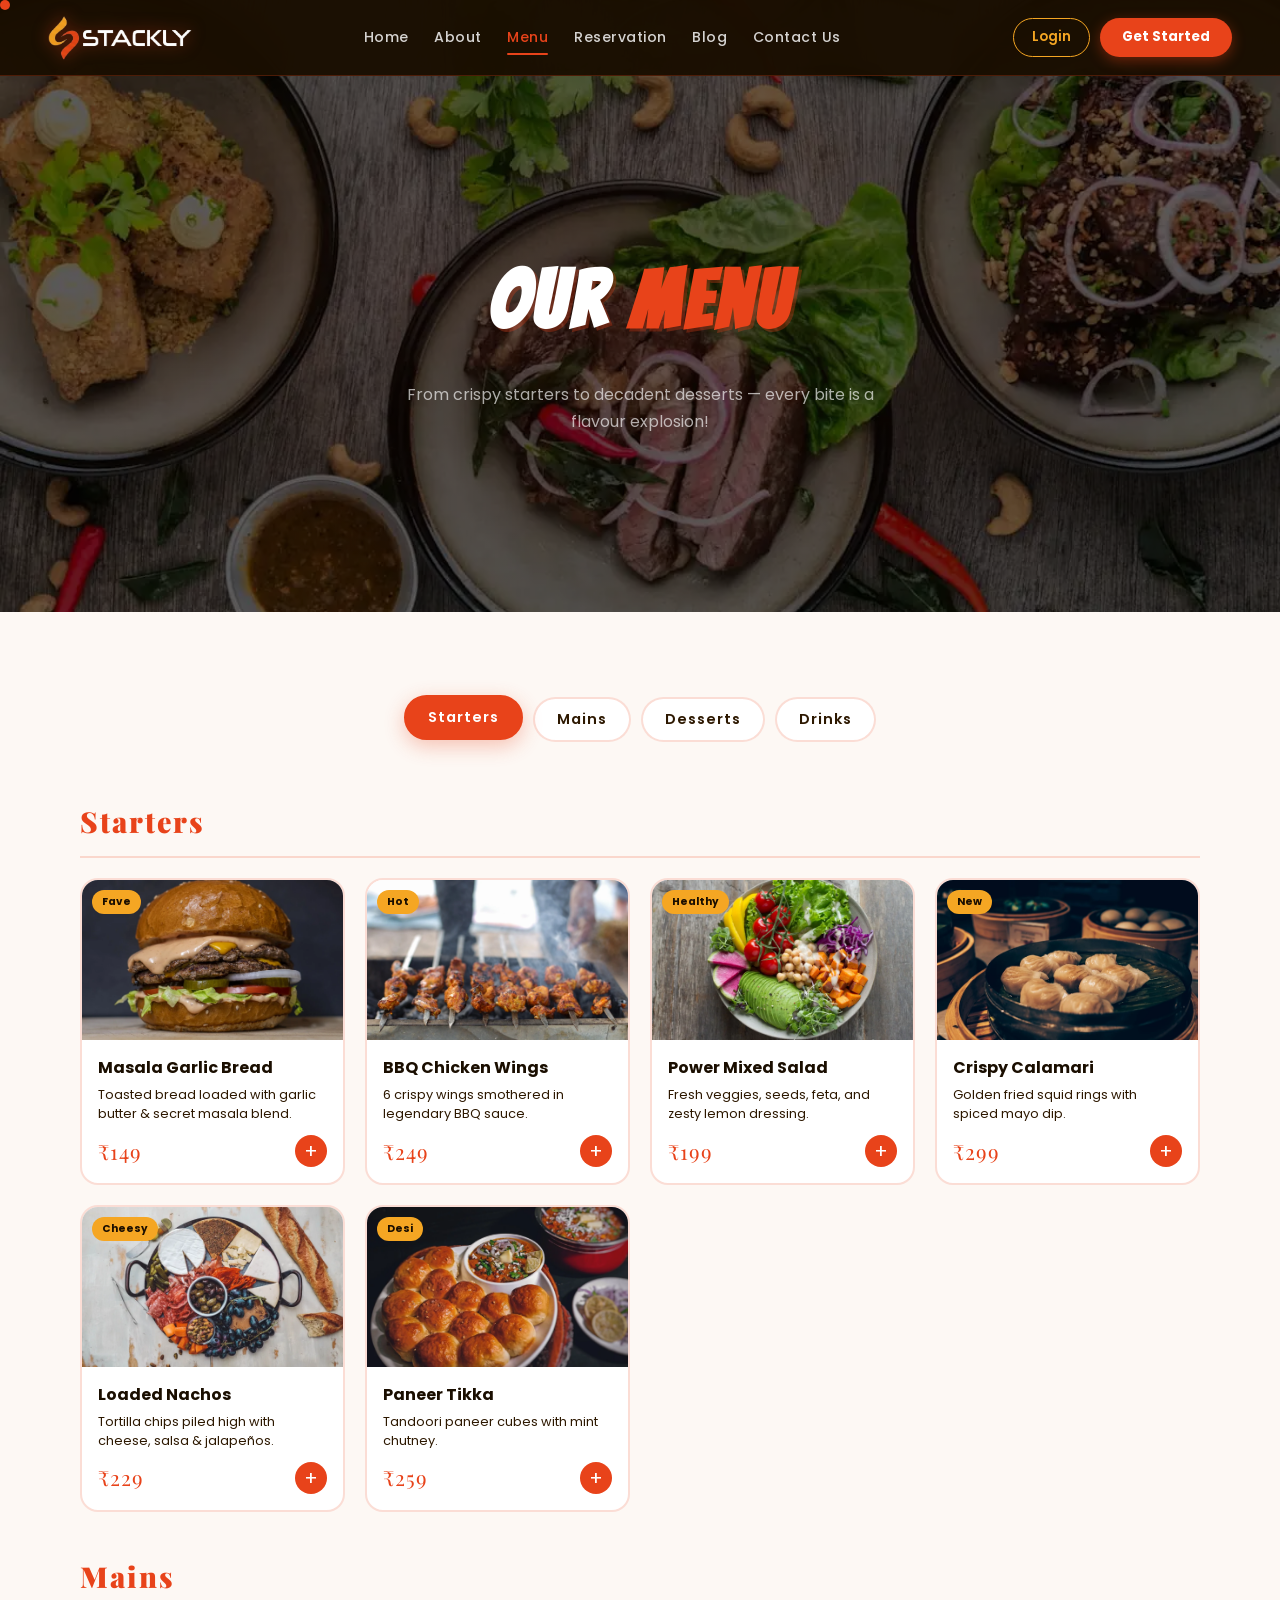
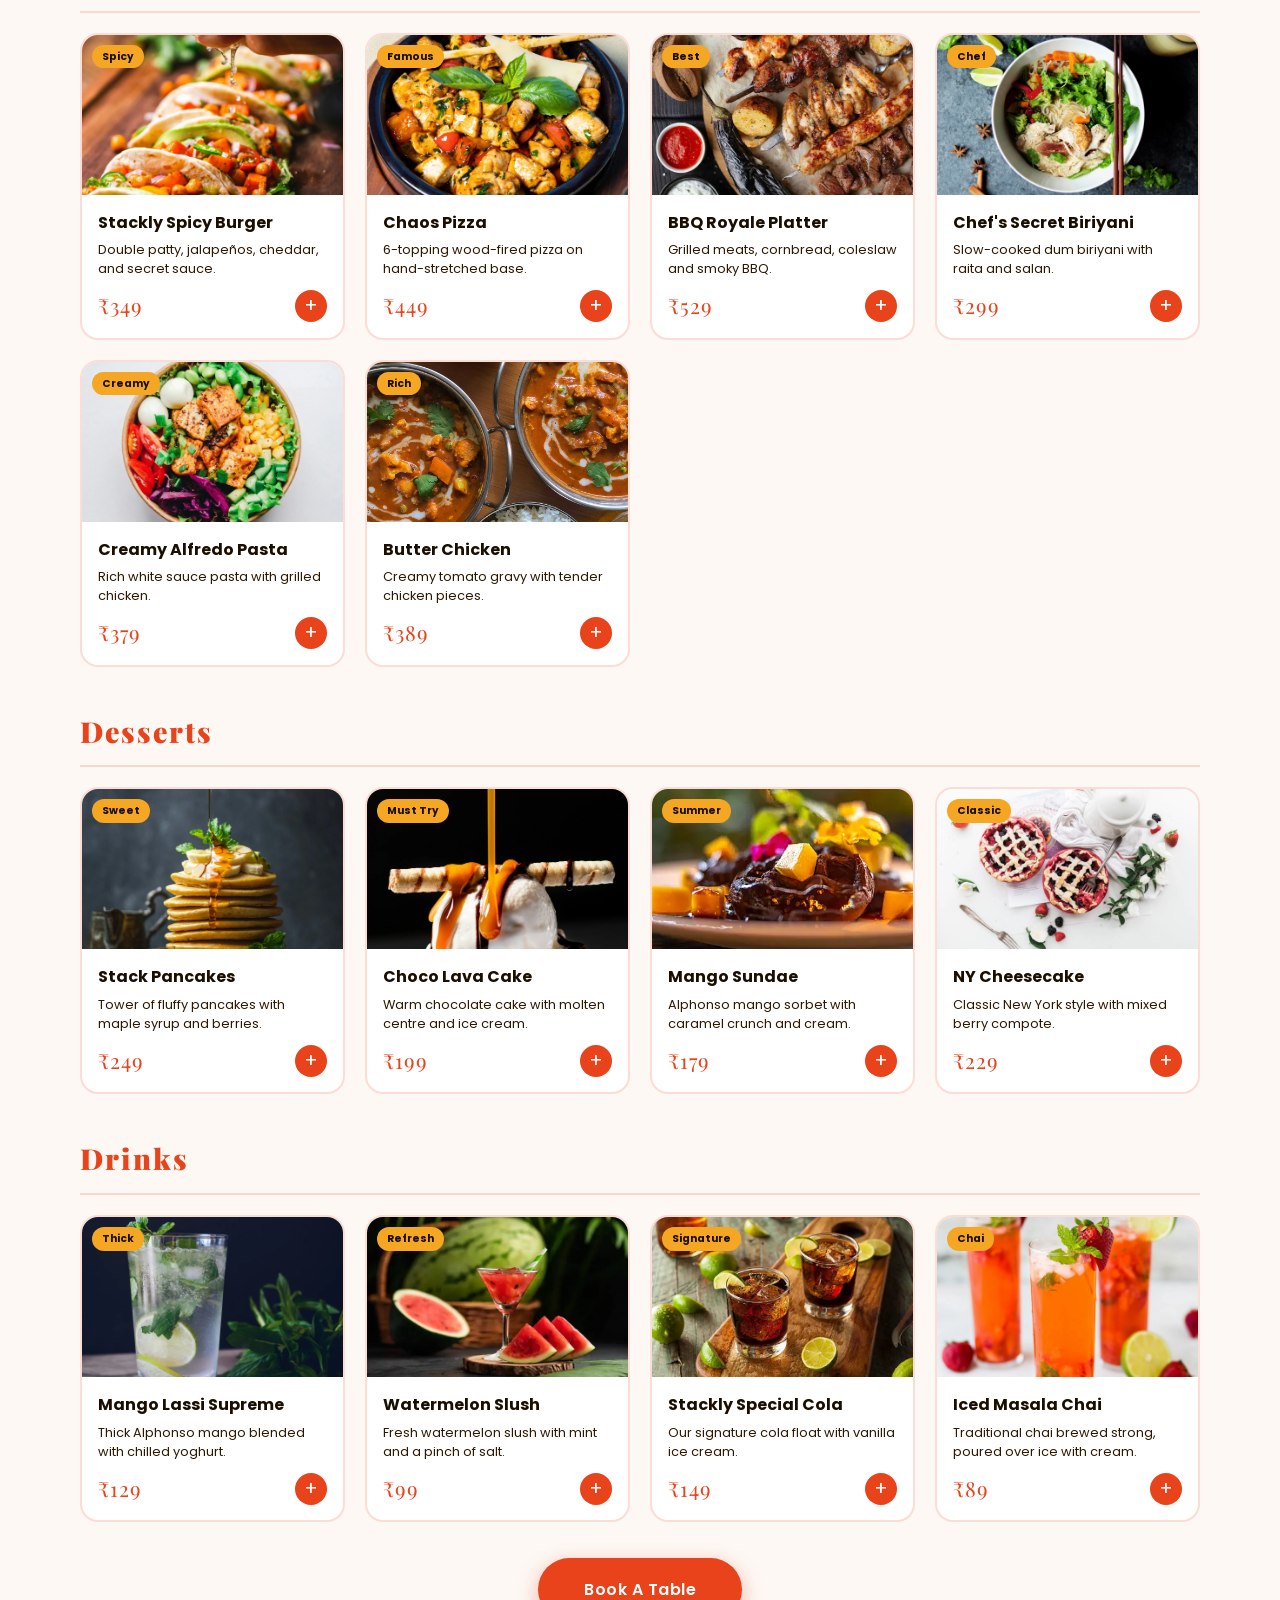
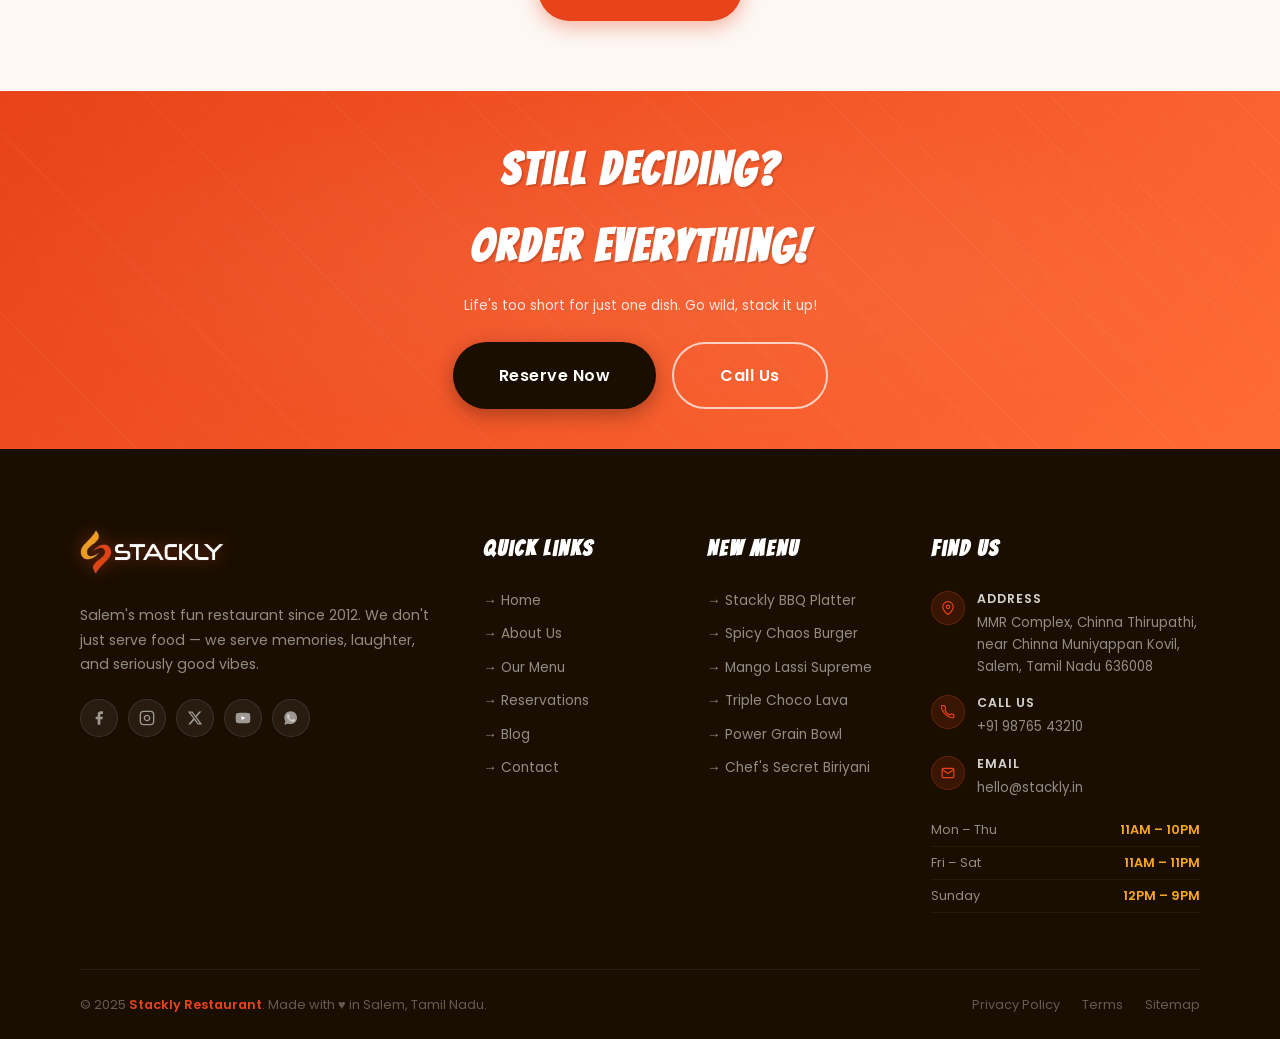
<file: menu.html>
<!DOCTYPE html>
<html lang="en">
<head>
  <meta charset="UTF-8">
  <meta name="viewport" content="width=device-width, initial-scale=1.0, maximum-scale=1">
  <link rel="icon" href="assets/top-logo.webp" type="image/webp">
  <link rel="apple-touch-icon" href="assets/top-logo.webp">
  <title>Our Menu — Stackly — Where Every Bite Slaps | Salem's #1 Restaurant</title>
  <meta name="description" content="Explore Stackly Restaurant's full menu of delicious starters, mains, desserts, and drinks. Handcrafted in Salem with the freshest ingredients.">
  <link rel="stylesheet" href="./style.css">
  <style>
    .menu-hero {
      min-height: 68vh;
      background: var(--dark); 
      display: flex;
      background-size: cover;
      background-position: center;
      background-repeat: no-repeat;
      align-items: center;
      justify-content: center;
      text-align: center;
      padding: calc(var(--nav-h) + 40px) 20px 60px;
      position: relative;
      overflow: hidden;
    }
    .menu-hero::before {
      content: '';
      position: absolute;
      inset: 0;
      background: radial-gradient(ellipse at center, rgba(232,67,26,0.15) 0%, transparent 70%);
    }
    .menu-hero-title {
      font-family: var(--font-display);
      font-size: clamp(2.5rem, 7vw, 5rem);
      color: white;
      letter-spacing: 4px;
      position: relative;
      text-shadow: 3px 3px 0 rgba(232,67,26,0.3);
    }
    .menu-hero-title span { color: var(--primary); }
    .menu-hero-sub {
      color: rgba(255,255,255,0.65);
      font-size: 1rem;
      margin-top: 12px;
      max-width: 500px;
      position: relative;
    }
    
    .menu-cat-tabs {
      display: flex;
      gap: 10px;
      justify-content: center;
      flex-wrap: wrap;
      margin-bottom: 35px;
      position: sticky;
      top: var(--nav-h);
      background: var(--light);
      padding: 15px 0;
      z-index: 100;
    }
    .menu-cat-tab {
      background: white;
      border: 2px solid var(--border);
      color: var(--text-light);
      font-family: var(--font-heading);
      font-size: 0.9rem;
      letter-spacing: 1px;
      padding: 10px 22px;
      border-radius: 30px;
      cursor: pointer;
      transition: var(--transition);
      white-space: nowrap;
    }
    .menu-cat-tab:hover, .menu-cat-tab.active {
      background: var(--primary);
      border-color: var(--primary);
      color: white;
      transform: translateY(-2px);
      box-shadow: 0 6px 20px rgba(232,67,26,0.3);
    }
    
    .menu-full-grid {
      display: grid;
      grid-template-columns: repeat(auto-fill, minmax(260px, 1fr));
      gap: 20px;
    }
    .menu-full-card {
      background: white;
      border-radius: var(--radius);
      overflow: hidden;
      border: 2px solid var(--border);
      transition: var(--transition);
      cursor: pointer;
    }
    .menu-full-card:hover {
      transform: translateY(-6px);
      box-shadow: var(--shadow);
      border-color: var(--primary);
    }
    .menu-full-img-wrap {
      position: relative;
      height: 160px;
      overflow: hidden;
    }
    .menu-full-img-wrap img {
      width: 100%;
      height: 100%;
      object-fit: cover;
      transition: transform 0.5s ease;
    }
    .menu-full-card:hover .menu-full-img-wrap img {
      transform: scale(1.08);
    }
    .menu-full-badge {
      position: absolute;
      top: 10px;
      left: 10px;
      background: var(--secondary);
      color: var(--dark);
      font-family: var(--font-heading);
      font-size: 0.65rem;
      padding: 3px 10px;
      border-radius: 15px;
      font-weight: 700;
    }
    .menu-full-body {
      padding: 14px 16px;
    }
    .menu-full-name {
      font-family: var(--font-heading);
      font-size: 1rem;
      color: var(--dark);
      margin-bottom: 4px;
    }
    .menu-full-desc {
      font-size: 0.8rem;
      color: var(--text-light);
      line-height: 1.5;
      margin-bottom: 10px;
    }
    .menu-full-footer {
      display: flex;
      justify-content: space-between;
      align-items: center;
    }
    .menu-full-price {
      font-family: var(--font-display);
      font-size: 1.3rem;
      color: var(--primary);
      letter-spacing: 1px;
    }
    .menu-full-add {
      width: 32px;
      height: 32px;
      background: var(--primary);
      color: white;
      border: none;
      border-radius: 50%;
      font-size: 1.2rem;
      cursor: pointer;
      display: flex;
      align-items: center;
      justify-content: center;
      transition: var(--transition);
    }
    .menu-full-add:hover {
      background: var(--secondary);
      color: var(--dark);
      transform: scale(1.2) rotate(90deg);
    }
    
    .menu-cat-title {
      font-family: var(--font-display);
      font-size: 1.8rem;
      color: var(--dark);
      letter-spacing: 2px;
      margin: 40px 0 20px;
      padding-bottom: 10px;
      border-bottom: 2px solid var(--border);
    }
    .menu-cat-title span { color: var(--primary); }
    
    @media (max-width: 600px) {
      .menu-full-grid {
        grid-template-columns: 1fr 1fr;
        gap: 12px;
      }
      .menu-full-img-wrap {
        height: 130px;
      }
      .menu-full-body {
        padding: 10px 12px;
      }
      .menu-full-name {
        font-size: 0.9rem;
      }
      .menu-full-desc {
        font-size: 0.75rem;
        margin-bottom: 8px;
      }
      .menu-full-price {
        font-size: 1.1rem;
      }
      .menu-cat-tabs {
        gap: 8px;
        padding: 10px 0;
      }
      .menu-cat-tab {
        padding: 8px 16px;
        font-size: 0.8rem;
      }
      .menu-cat-title {
        font-size: 1.4rem;
        margin: 30px 0 15px;
      }
    }
    @media (max-width: 380px) {
      .menu-full-grid {
        grid-template-columns: 1fr;
      }
    }
  </style>
</head>
<body>


<div id="page-loader">
  <div class="loader-visual-wrap">
    <div class="loader-circles">
      <span></span><span></span><span></span>
    </div>
    <img src="assets/logo.webp" alt="Stackly" class="loader-logo-img">
  </div>
  <div class="loader-text">Loading the feast...</div>
</div>


<div class="cursor" id="cursor"></div>
<div class="cursor-ring" id="cursorRing"></div>


<div class="food-toast" id="foodToast">
  <div class="food-toast-icon">
    <svg viewBox="0 0 24 24" fill="none" stroke="currentColor" stroke-width="2"><path d="M20 6L9 17l-5-5"/></svg>
  </div>
  <span id="toastMsg">Added to order!</span>
</div>


<button id="back-top" type="button" title="Back to top" aria-label="Back to top">
  <span class="backtop-bot" aria-hidden="true">
    <video class="eat-boy-video" src="./assets/eat boy.webm" autoplay muted loop playsinline preload="auto" tabindex="-1"></video>
    <img class="fly-boy-img" src="./assets/fly boy.webp" alt="">
  </span>
</button>


<nav id="navbar">
  <a href="index.html" class="nav-logo">
    <img src="assets/logo.webp" alt="Stackly Logo" onerror="this.style.display='none'">
  </a>
  <div class="nav-links">
    <a href="index.html">Home</a>
    <a href="about.html">About</a>
    <a href="menu.html" class="active">Menu</a>
    <a href="reservation.html">Reservation</a>
    <a href="blog.html">Blog</a>
    <a href="contact.html">Contact Us</a>
  </div>
  <div class="nav-cta-group">
    <a href="signin.html" class="nav-links btn-nav-login">Login</a>
    <a href="signup.html" class="nav-links btn-nav-start">Get Started</a>
  </div>
  <button class="hamburger" id="hamburger" aria-label="Open menu">
    <span></span><span></span><span></span>
  </button>
</nav>


<div class="mobile-menu" id="mobileMenu">
  <div class="mobile-menu-links">
    <a href="index.html">Home</a>
    <a href="about.html">About</a>
    <a href="menu.html">Menu</a>
    <a href="reservation.html">Reservation</a>
    <a href="blog.html">Blog</a>
    <a href="contact.html">Contact Us</a>
  </div>
  <div class="mobile-menu-btns">
    <a href="signin.html" class="btn btn-outline">Login</a>
    <a href="signup.html" class="btn btn-primary">Get Started</a>
  </div>
</div>


<section class="menu-hero" style="background-image: url('assets/images/photo-1504674900247-0877df9cc836.webp');">
  <div>
    <h1 class="menu-hero-title reveal">Our <span>Menu</span></h1>
    <p class="menu-hero-sub reveal delay-1">From crispy starters to decadent desserts — every bite is a flavour explosion!</p>
  </div>
</section>


<section class="section" style="background:var(--light);">
  <div class="section-inner">
    
    
    <div class="menu-cat-tabs reveal">
      <button class="menu-cat-tab active" onclick="scrollToCat('starters')">Starters</button>
      <button class="menu-cat-tab" onclick="scrollToCat('mains')">Mains</button>
      <button class="menu-cat-tab" onclick="scrollToCat('desserts')">Desserts</button>
      <button class="menu-cat-tab" onclick="scrollToCat('drinks')">Drinks</button>
    </div>
    
    
    <h2 class="menu-cat-title reveal" id="starters"><span>Starters</span></h2>
    <div class="menu-full-grid">
      <div class="menu-full-card reveal delay-1">
        <div class="menu-full-img-wrap">
          <img src="assets/images/photo-1568901346375-23c9450c58cd.webp" alt="Masala Garlic Bread" loading="lazy">
          <span class="menu-full-badge">Fave</span>
        </div>
        <div class="menu-full-body">
          <div class="menu-full-name">Masala Garlic Bread</div>
          <p class="menu-full-desc">Toasted bread loaded with garlic butter & secret masala blend.</p>
          <div class="menu-full-footer">
            <span class="menu-full-price">₹149</span>
            <button class="menu-full-add" onclick="triggerToast('✓','Masala Garlic Bread added!')">+</button>
          </div>
        </div>
      </div>
      <div class="menu-full-card reveal delay-2">
        <div class="menu-full-img-wrap">
          <img src="assets/images/photo-1599487488170-d11ec9c172f0.webp" alt="BBQ Chicken Wings" loading="lazy">
          <span class="menu-full-badge">Hot</span>
        </div>
        <div class="menu-full-body">
          <div class="menu-full-name">BBQ Chicken Wings</div>
          <p class="menu-full-desc">6 crispy wings smothered in legendary BBQ sauce.</p>
          <div class="menu-full-footer">
            <span class="menu-full-price">₹249</span>
            <button class="menu-full-add" onclick="triggerToast('✓','BBQ Chicken Wings added!')">+</button>
          </div>
        </div>
      </div>
      <div class="menu-full-card reveal delay-3">
        <div class="menu-full-img-wrap">
          <img src="assets/images/photo-1512621776951-a57141f2eefd.webp" alt="Power Mixed Salad" loading="lazy">
          <span class="menu-full-badge">Healthy</span>
        </div>
        <div class="menu-full-body">
          <div class="menu-full-name">Power Mixed Salad</div>
          <p class="menu-full-desc">Fresh veggies, seeds, feta, and zesty lemon dressing.</p>
          <div class="menu-full-footer">
            <span class="menu-full-price">₹199</span>
            <button class="menu-full-add" onclick="triggerToast('✓','Power Mixed Salad added!')">+</button>
          </div>
        </div>
      </div>
      <div class="menu-full-card reveal delay-1">
        <div class="menu-full-img-wrap">
          <img src="assets/images/photo-1563245372-f21724e3856d.webp" alt="Crispy Calamari" loading="lazy">
          <span class="menu-full-badge">New</span>
        </div>
        <div class="menu-full-body">
          <div class="menu-full-name">Crispy Calamari</div>
          <p class="menu-full-desc">Golden fried squid rings with spiced mayo dip.</p>
          <div class="menu-full-footer">
            <span class="menu-full-price">₹299</span>
            <button class="menu-full-add" onclick="triggerToast('✓','Crispy Calamari added!')">+</button>
          </div>
        </div>
      </div>
      <div class="menu-full-card reveal delay-2">
        <div class="menu-full-img-wrap">
          <img src="assets/images/photo-1541529086526-db283c563270.webp" alt="Loaded Nachos" loading="lazy">
          <span class="menu-full-badge">Cheesy</span>
        </div>
        <div class="menu-full-body">
          <div class="menu-full-name">Loaded Nachos</div>
          <p class="menu-full-desc">Tortilla chips piled high with cheese, salsa & jalapeños.</p>
          <div class="menu-full-footer">
            <span class="menu-full-price">₹229</span>
            <button class="menu-full-add" onclick="triggerToast('✓','Loaded Nachos added!')">+</button>
          </div>
        </div>
      </div>
      <div class="menu-full-card reveal delay-3">
        <div class="menu-full-img-wrap">
          <img src="assets/images/photo-1606491956689-2ea866880c84.webp" alt="Paneer Tikka" loading="lazy">
          <span class="menu-full-badge">Desi</span>
        </div>
        <div class="menu-full-body">
          <div class="menu-full-name">Paneer Tikka</div>
          <p class="menu-full-desc">Tandoori paneer cubes with mint chutney.</p>
          <div class="menu-full-footer">
            <span class="menu-full-price">₹259</span>
            <button class="menu-full-add" onclick="triggerToast('✓','Paneer Tikka added!')">+</button>
          </div>
        </div>
      </div>
    </div>
    
    
    <h2 class="menu-cat-title reveal" id="mains"><span>Mains</span></h2>
    <div class="menu-full-grid">
      <div class="menu-full-card reveal delay-1">
        <div class="menu-full-img-wrap">
          <img src="assets/images/photo-1565299585323-38d6b0865b47.webp" alt="Stackly Spicy Burger" loading="lazy">
          <span class="menu-full-badge">Spicy</span>
        </div>
        <div class="menu-full-body">
          <div class="menu-full-name">Stackly Spicy Burger</div>
          <p class="menu-full-desc">Double patty, jalapeños, cheddar, and secret sauce.</p>
          <div class="menu-full-footer">
            <span class="menu-full-price">₹349</span>
            <button class="menu-full-add" onclick="triggerToast('✓','Stackly Spicy Burger added!')">+</button>
          </div>
        </div>
      </div>
      <div class="menu-full-card reveal delay-2">
        <div class="menu-full-img-wrap">
          <img src="assets/images/photo-1604908176997-125f25cc6f3d.webp" alt="Chaos Pizza" loading="lazy">
          <span class="menu-full-badge">Famous</span>
        </div>
        <div class="menu-full-body">
          <div class="menu-full-name">Chaos Pizza</div>
          <p class="menu-full-desc">6-topping wood-fired pizza on hand-stretched base.</p>
          <div class="menu-full-footer">
            <span class="menu-full-price">₹449</span>
            <button class="menu-full-add" onclick="triggerToast('✓','Chaos Pizza added!')">+</button>
          </div>
        </div>
      </div>
      <div class="menu-full-card reveal delay-3">
        <div class="menu-full-img-wrap">
          <img src="./assets/images/BBQ.webp" alt="BBQ Royale Platter" loading="lazy">
          <span class="menu-full-badge">Best</span>
        </div>
        <div class="menu-full-body">
          <div class="menu-full-name">BBQ Royale Platter</div>
          <p class="menu-full-desc">Grilled meats, cornbread, coleslaw and smoky BBQ.</p>
          <div class="menu-full-footer">
            <span class="menu-full-price">₹529</span>
            <button class="menu-full-add" onclick="triggerToast('✓','BBQ Royale Platter added!')">+</button>
          </div>
        </div>
      </div>
      <div class="menu-full-card reveal delay-1">
        <div class="menu-full-img-wrap">
          <img src="assets/images/photo-1503764654157-72d979d9af2f.webp" alt="Chef's Biriyani" loading="lazy">
          <span class="menu-full-badge">Chef</span>
        </div>
        <div class="menu-full-body">
          <div class="menu-full-name">Chef's Secret Biriyani</div>
          <p class="menu-full-desc">Slow-cooked dum biriyani with raita and salan.</p>
          <div class="menu-full-footer">
            <span class="menu-full-price">₹299</span>
            <button class="menu-full-add" onclick="triggerToast('✓','Chef\'s Secret Biriyani added!')">+</button>
          </div>
        </div>
      </div>
      <div class="menu-full-card reveal delay-2">
        <div class="menu-full-img-wrap">
          <img src="assets/images/photo-1546069901-ba9599a7e63c.webp" alt="Pasta Alfredo" loading="lazy">
          <span class="menu-full-badge">Creamy</span>
        </div>
        <div class="menu-full-body">
          <div class="menu-full-name">Creamy Alfredo Pasta</div>
          <p class="menu-full-desc">Rich white sauce pasta with grilled chicken.</p>
          <div class="menu-full-footer">
            <span class="menu-full-price">₹379</span>
            <button class="menu-full-add" onclick="triggerToast('✓','Creamy Alfredo Pasta added!')">+</button>
          </div>
        </div>
      </div>
      <div class="menu-full-card reveal delay-3">
        <div class="menu-full-img-wrap">
          <img src="assets/images/photo-1585937421612-70a008356fbe.webp" alt="Butter Chicken" loading="lazy">
          <span class="menu-full-badge">Rich</span>
        </div>
        <div class="menu-full-body">
          <div class="menu-full-name">Butter Chicken</div>
          <p class="menu-full-desc">Creamy tomato gravy with tender chicken pieces.</p>
          <div class="menu-full-footer">
            <span class="menu-full-price">₹389</span>
            <button class="menu-full-add" onclick="triggerToast('✓','Butter Chicken added!')">+</button>
          </div>
        </div>
      </div>
    </div>
    
    
    <h2 class="menu-cat-title reveal" id="desserts"><span>Desserts</span></h2>
    <div class="menu-full-grid">
      <div class="menu-full-card reveal delay-1">
        <div class="menu-full-img-wrap">
          <img src="assets/images/photo-1567620905732-2d1ec7ab7445.webp" alt="Stack Pancakes" loading="lazy">
          <span class="menu-full-badge">Sweet</span>
        </div>
        <div class="menu-full-body">
          <div class="menu-full-name">Stack Pancakes</div>
          <p class="menu-full-desc">Tower of fluffy pancakes with maple syrup and berries.</p>
          <div class="menu-full-footer">
            <span class="menu-full-price">₹249</span>
            <button class="menu-full-add" onclick="triggerToast('✓','Stack Pancakes added!')">+</button>
          </div>
        </div>
      </div>
      <div class="menu-full-card reveal delay-2">
        <div class="menu-full-img-wrap">
          <img src="assets/images/photo-1551024506-0bccd828d307.webp" alt="Choco Lava Cake" loading="lazy">
          <span class="menu-full-badge">Must Try</span>
        </div>
        <div class="menu-full-body">
          <div class="menu-full-name">Choco Lava Cake</div>
          <p class="menu-full-desc">Warm chocolate cake with molten centre and ice cream.</p>
          <div class="menu-full-footer">
            <span class="menu-full-price">₹199</span>
            <button class="menu-full-add" onclick="triggerToast('✓','Choco Lava Cake added!')">+</button>
          </div>
        </div>
      </div>
      <div class="menu-full-card reveal delay-3">
        <div class="menu-full-img-wrap">
          <img src="./assets/images/mango.webp" alt="Mango Sundae" loading="lazy">
          <span class="menu-full-badge">Summer</span>
        </div>
        <div class="menu-full-body">
          <div class="menu-full-name">Mango Sundae</div>
          <p class="menu-full-desc">Alphonso mango sorbet with caramel crunch and cream.</p>
          <div class="menu-full-footer">
            <span class="menu-full-price">₹179</span>
            <button class="menu-full-add" onclick="triggerToast('✓','Mango Sundae added!')">+</button>
          </div>
        </div>
      </div>
      <div class="menu-full-card reveal delay-1">
        <div class="menu-full-img-wrap">
          <img src="assets/images/photo-1464305795204-6f5bbfc7fb81.webp" alt="NY Cheesecake" loading="lazy">
          <span class="menu-full-badge">Classic</span>
        </div>
        <div class="menu-full-body">
          <div class="menu-full-name">NY Cheesecake</div>
          <p class="menu-full-desc">Classic New York style with mixed berry compote.</p>
          <div class="menu-full-footer">
            <span class="menu-full-price">₹229</span>
            <button class="menu-full-add" onclick="triggerToast('✓','NY Cheesecake added!')">+</button>
          </div>
        </div>
      </div>
    </div>
    
    
    <h2 class="menu-cat-title reveal" id="drinks"><span>Drinks</span></h2>
    <div class="menu-full-grid">
      <div class="menu-full-card reveal delay-1">
        <div class="menu-full-img-wrap">
          <img src="assets/images/photo-1513558161293-cdaf765ed2fd.webp" alt="Mango Lassi" loading="lazy">
          <span class="menu-full-badge">Thick</span>
        </div>
        <div class="menu-full-body">
          <div class="menu-full-name">Mango Lassi Supreme</div>
          <p class="menu-full-desc">Thick Alphonso mango blended with chilled yoghurt.</p>
          <div class="menu-full-footer">
            <span class="menu-full-price">₹129</span>
            <button class="menu-full-add" onclick="triggerToast('✓','Mango Lassi Supreme added!')">+</button>
          </div>
        </div>
      </div>
      <div class="menu-full-card reveal delay-2">
        <div class="menu-full-img-wrap">
          <img src="./assets/images/watermelon.webp" alt="Watermelon Slush" loading="lazy">
          <span class="menu-full-badge">Refresh</span>
        </div>
        <div class="menu-full-body">
          <div class="menu-full-name">Watermelon Slush</div>
          <p class="menu-full-desc">Fresh watermelon slush with mint and a pinch of salt.</p>
          <div class="menu-full-footer">
            <span class="menu-full-price">₹99</span>
            <button class="menu-full-add" onclick="triggerToast('✓','Watermelon Slush added!')">+</button>
          </div>
        </div>
      </div>
      <div class="menu-full-card reveal delay-3">
        <div class="menu-full-img-wrap">
          <img src="./assets/images/cola.webp" alt="Special Cola" loading="lazy">
          <span class="menu-full-badge">Signature</span>
        </div>
        <div class="menu-full-body">
          <div class="menu-full-name">Stackly Special Cola</div>
          <p class="menu-full-desc">Our signature cola float with vanilla ice cream.</p>
          <div class="menu-full-footer">
            <span class="menu-full-price">₹149</span>
            <button class="menu-full-add" onclick="triggerToast('✓','Stackly Special Cola added!')">+</button>
          </div>
        </div>
      </div>
      <div class="menu-full-card reveal delay-1">
        <div class="menu-full-img-wrap">
          <img src="assets/images/photo-1497534446932-c925b458314e.webp" alt="Iced Chai" loading="lazy">
          <span class="menu-full-badge">Chai</span>
        </div>
        <div class="menu-full-body">
          <div class="menu-full-name">Iced Masala Chai</div>
          <p class="menu-full-desc">Traditional chai brewed strong, poured over ice with cream.</p>
          <div class="menu-full-footer">
            <span class="menu-full-price">₹89</span>
            <button class="menu-full-add" onclick="triggerToast('✓','Iced Masala Chai added!')">+</button>
          </div>
        </div>
      </div>
    </div>
    
    <div class="text-center mt-4 reveal">
      <a href="reservation.html" class="btn btn-primary btn-lg">Book A Table</a>
    </div>
  </div>
</section>


<div class="cta-banner">
  <div class="section-inner">
    <h2 class="cta-title reveal">Still Deciding? <br>Order Everything!</h2>
    <p class="cta-sub reveal delay-1">Life's too short for just one dish. Go wild, stack it up!</p>
    <div class="cta-btns reveal delay-2">
      <a href="reservation.html" class="btn btn-dark btn-lg">Reserve Now</a>
      <a href="contact.html" class="btn btn-outline btn-lg">Call Us</a>
    </div>
  </div>
</div>


<footer id="footer">
  <div class="section-inner">
    <div class="footer-grid">
      <div class="footer-brand">
        <a href="index.html" class="nav-logo" style="margin-bottom:14px;display:inline-flex;">
          <img src="assets/logo.webp" alt="Stackly" height="42" onerror="this.style.display='none'">
        </a>
        <p>Salem's most fun restaurant since 2012. We don't just serve food — we serve memories, laughter, and seriously good vibes.</p>
        <div class="footer-socials">
          <a href="404.html" class="footer-social" title="Facebook">
            <svg viewBox="0 0 24 24" fill="currentColor"><path d="M18 2h-3a5 5 0 00-5 5v3H7v4h3v8h4v-8h3l1-4h-4V7a1 1 0 011-1h3z"/></svg>
          </a>
          <a href="404.html" class="footer-social" title="Instagram">
            <svg viewBox="0 0 24 24" fill="none" stroke="currentColor" stroke-width="2"><rect x="2" y="2" width="20" height="20" rx="5" ry="5"/><path d="M16 11.37A4 4 0 1112.63 8 4 4 0 0116 11.37z"/><line x1="17.5" y1="6.5" x2="17.51" y2="6.5"/></svg>
          </a>
          <a href="404.html" class="footer-social" title="Twitter/X">
            <svg viewBox="0 0 24 24" fill="currentColor"><path d="M18.244 2.25h3.308l-7.227 8.26 8.502 11.24H16.17l-5.214-6.817L4.99 21.75H1.68l7.73-8.835L1.254 2.25H8.08l4.713 6.231zm-1.161 17.52h1.833L7.084 4.126H5.117z"/></svg>
          </a>
          <a href="404.html" class="footer-social" title="YouTube">
            <svg viewBox="0 0 24 24" fill="currentColor"><path d="M22.54 6.42a2.78 2.78 0 00-1.95-1.96C18.88 4 12 4 12 4s-6.88 0-8.59.46A2.78 2.78 0 001.46 6.42 29 29 0 001 12a29 29 0 00.46 5.58 2.78 2.78 0 001.95 1.96C5.12 20 12 20 12 20s6.88 0 8.59-.46a2.78 2.78 0 001.95-1.96A29 29 0 0023 12a29 29 0 00-.46-5.58z"/><polygon points="9.75 15.02 15.5 12 9.75 8.98 9.75 15.02" fill="white"/></svg>
          </a>
          <a href="404.html" class="footer-social" title="WhatsApp">
            <svg viewBox="0 0 24 24" fill="currentColor"><path d="M17.472 14.382c-.297-.149-1.758-.867-2.03-.967-.273-.099-.471-.148-.67.15-.197.297-.767.966-.94 1.164-.173.199-.347.223-.644.075-.297-.15-1.255-.463-2.39-1.475-.883-.788-1.48-1.761-1.653-2.059-.173-.297-.018-.458.13-.606.134-.133.298-.347.446-.52.149-.174.198-.298.298-.497.099-.198.05-.371-.025-.52-.075-.149-.669-1.612-.916-2.207-.242-.579-.487-.5-.669-.51-.173-.008-.371-.01-.57-.01-.198 0-.52.074-.792.372-.272.297-1.04 1.016-1.04 2.479 0 1.462 1.065 2.875 1.213 3.074.149.198 2.096 3.2 5.077 4.487.709.306 1.262.489 1.694.625.712.227 1.36.195 1.871.118.571-.085 1.758-.719 2.006-1.413.248-.694.248-1.289.173-1.413-.074-.124-.272-.198-.57-.347z"/><path d="M11.5 2C6.253 2 2 6.253 2 11.5c0 1.891.549 3.658 1.5 5.158L2 22l5.5-1.5A9.455 9.455 0 0011.5 21C16.747 21 21 16.747 21 11.5S16.747 2 11.5 2z"/></svg>
          </a>
        </div>
      </div>
      <div>
        <h4 class="footer-col-title">Quick Links</h4>
        <ul class="footer-links">
          <li><a href="index.html">→ Home</a></li>
          <li><a href="about.html">→ About Us</a></li>
          <li><a href="menu.html">→ Our Menu</a></li>
          <li><a href="reservation.html">→ Reservations</a></li>
          <li><a href="blog.html">→ Blog</a></li>
          <li><a href="contact.html">→ Contact</a></li>
        </ul>
      </div>
      <div>
        <h4 class="footer-col-title">New Menu</h4>
        <ul class="footer-links">
          <li><a href="menu.html">→ Stackly BBQ Platter</a></li>
          <li><a href="menu.html">→ Spicy Chaos Burger</a></li>
          <li><a href="menu.html">→ Mango Lassi Supreme</a></li>
          <li><a href="menu.html">→ Triple Choco Lava</a></li>
          <li><a href="menu.html">→ Power Grain Bowl</a></li>
          <li><a href="menu.html">→ Chef's Secret Biriyani</a></li>
        </ul>
      </div>
      <div>
        <h4 class="footer-col-title">Find Us</h4>
        <div class="footer-contact-item">
          <div class="footer-contact-icon">
            <svg viewBox="0 0 24 24" fill="none" stroke="currentColor" stroke-width="2"><path d="M21 10c0 7-9 13-9 13s-9-6-9-13a9 9 0 0118 0z"/><circle cx="12" cy="10" r="3"/></svg>
          </div>
          <div class="footer-contact-text">
            <strong>Address</strong>
            MMR Complex, Chinna Thirupathi, near Chinna Muniyappan Kovil, Salem, Tamil Nadu 636008
          </div>
        </div>
        <div class="footer-contact-item">
          <div class="footer-contact-icon">
            <svg viewBox="0 0 24 24" fill="none" stroke="currentColor" stroke-width="2"><path d="M22 16.92v3a2 2 0 01-2.18 2 19.79 19.79 0 01-8.63-3.07A19.5 19.5 0 013.07 9.81a19.79 19.79 0 01-3.07-8.63A2 2 0 012 .98h3a2 2 0 012 1.72 12.84 12.84 0 00.7 2.81 2 2 0 01-.45 2.11L6.91 8.9A16 16 0 0015.1 17.09l1.27-1.27a2 2 0 012.11-.45 12.84 12.84 0 002.81.7A2 2 0 0122 16.92z"/></svg>
          </div>
          <div class="footer-contact-text"><strong>Call Us</strong>+91 98765 43210</div>
        </div>
        <div class="footer-contact-item">
          <div class="footer-contact-icon">
            <svg viewBox="0 0 24 24" fill="none" stroke="currentColor" stroke-width="2"><path d="M4 4h16c1.1 0 2 .9 2 2v12c0 1.1-.9 2-2 2H4c-1.1 0-2-.9-2-2V6c0-1.1.9-2 2-2z"/><polyline points="22,6 12,13 2,6"/></svg>
          </div>
          <div class="footer-contact-text"><strong>Email</strong>hello@stackly.in</div>
        </div>
        <div class="footer-hours mt-2">
          <div class="footer-hours-item"><span>Mon – Thu</span><span>11AM – 10PM</span></div>
          <div class="footer-hours-item"><span>Fri – Sat</span><span>11AM – 11PM</span></div>
          <div class="footer-hours-item"><span>Sunday</span><span>12PM – 9PM</span></div>
        </div>
      </div>
    </div>
    <div class="footer-bottom">
      <p>&copy; 2025 <span>Stackly Restaurant</span>. Made with ♥ in Salem, Tamil Nadu.</p>
      <div class="footer-bottom-links">
        <a href="404.html">Privacy Policy</a>
        <a href="404.html">Terms</a>
        <a href="404.html">Sitemap</a>
      </div>
    </div>
  </div>
</footer>

<script src="./script.js"></script>
<script>

function scrollToCat(id) {
  document.querySelectorAll('.menu-cat-tab').forEach(t => t.classList.remove('active'));
  event.target.classList.add('active');
  const targetEl = document.getElementById(id);
  const offset = 140; 
  const bodyRect = document.body.getBoundingClientRect().top;
  const elementRect = targetEl.getBoundingClientRect().top;
  const elementPosition = elementRect - bodyRect;
  const offsetPosition = elementPosition - offset;

  window.scrollTo({
    top: offsetPosition,
    behavior: 'smooth'
  });
}
</script>
</body>
</html>
</file>
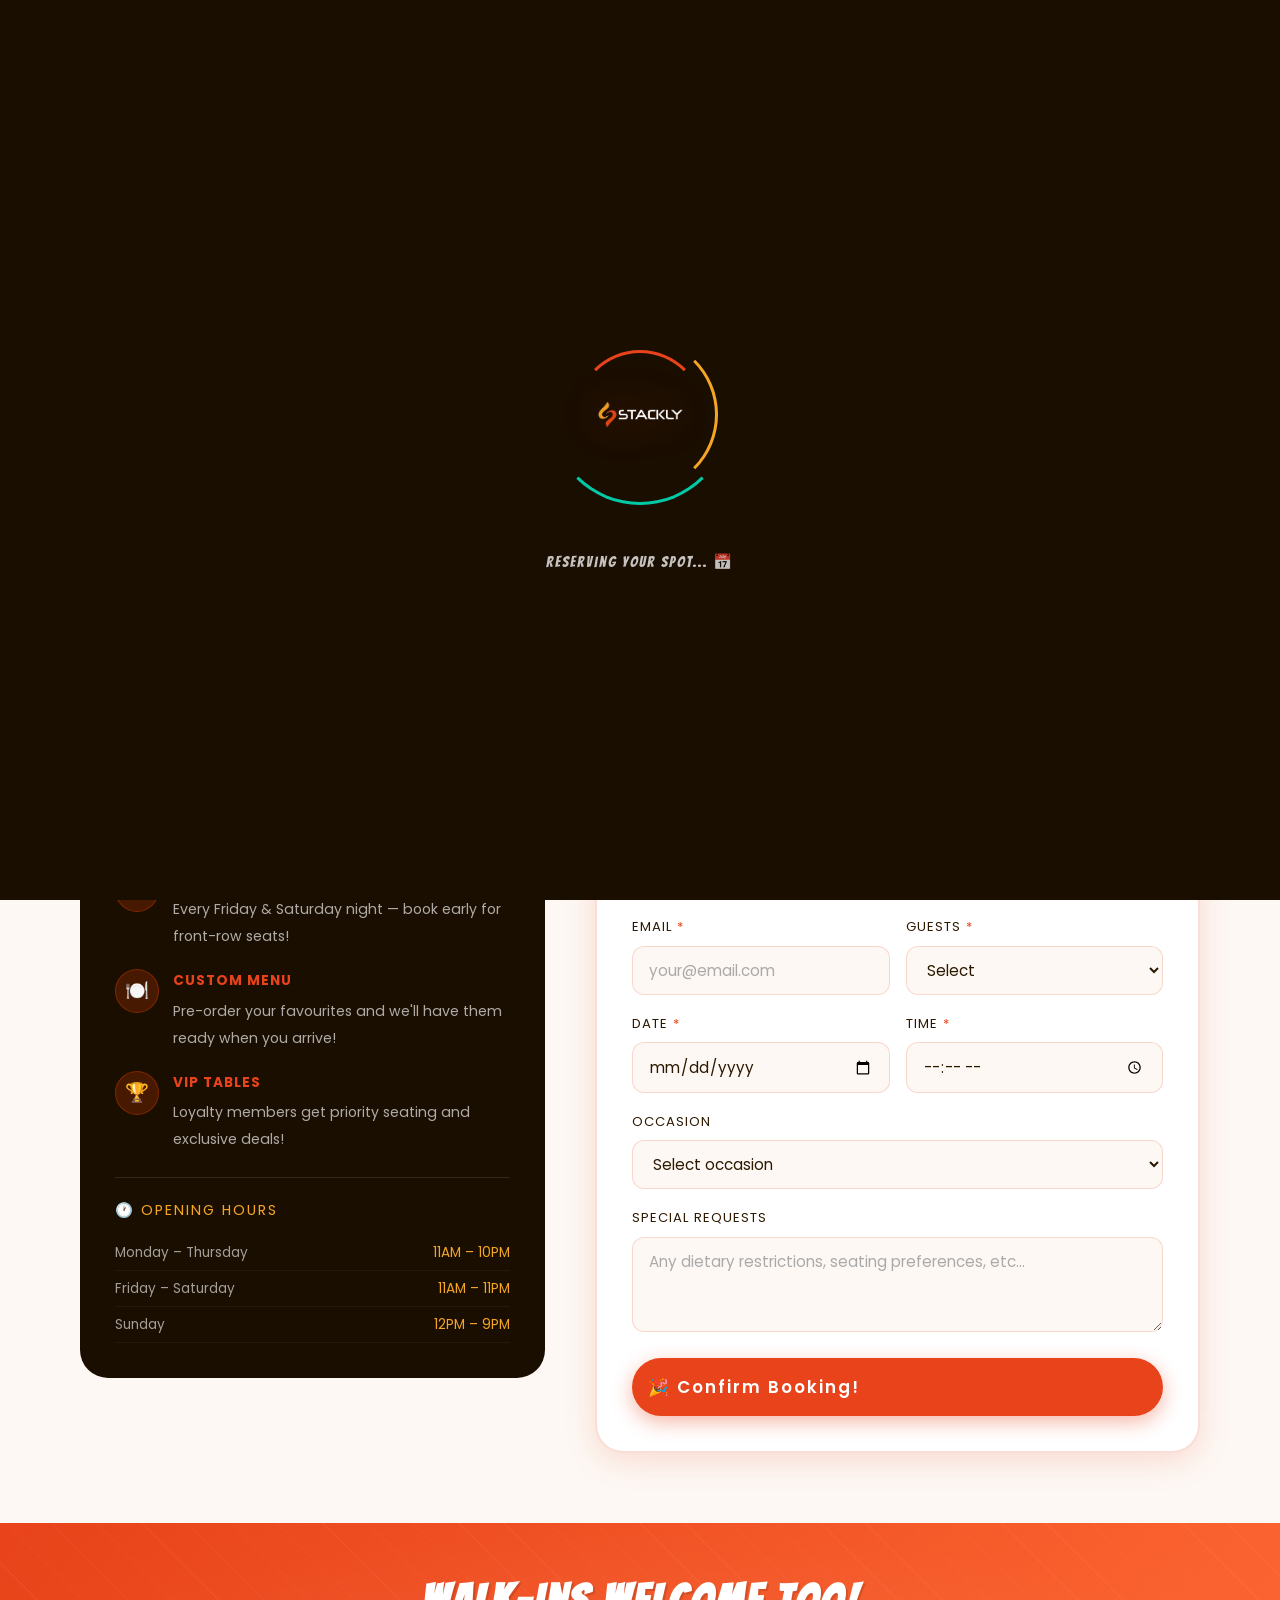
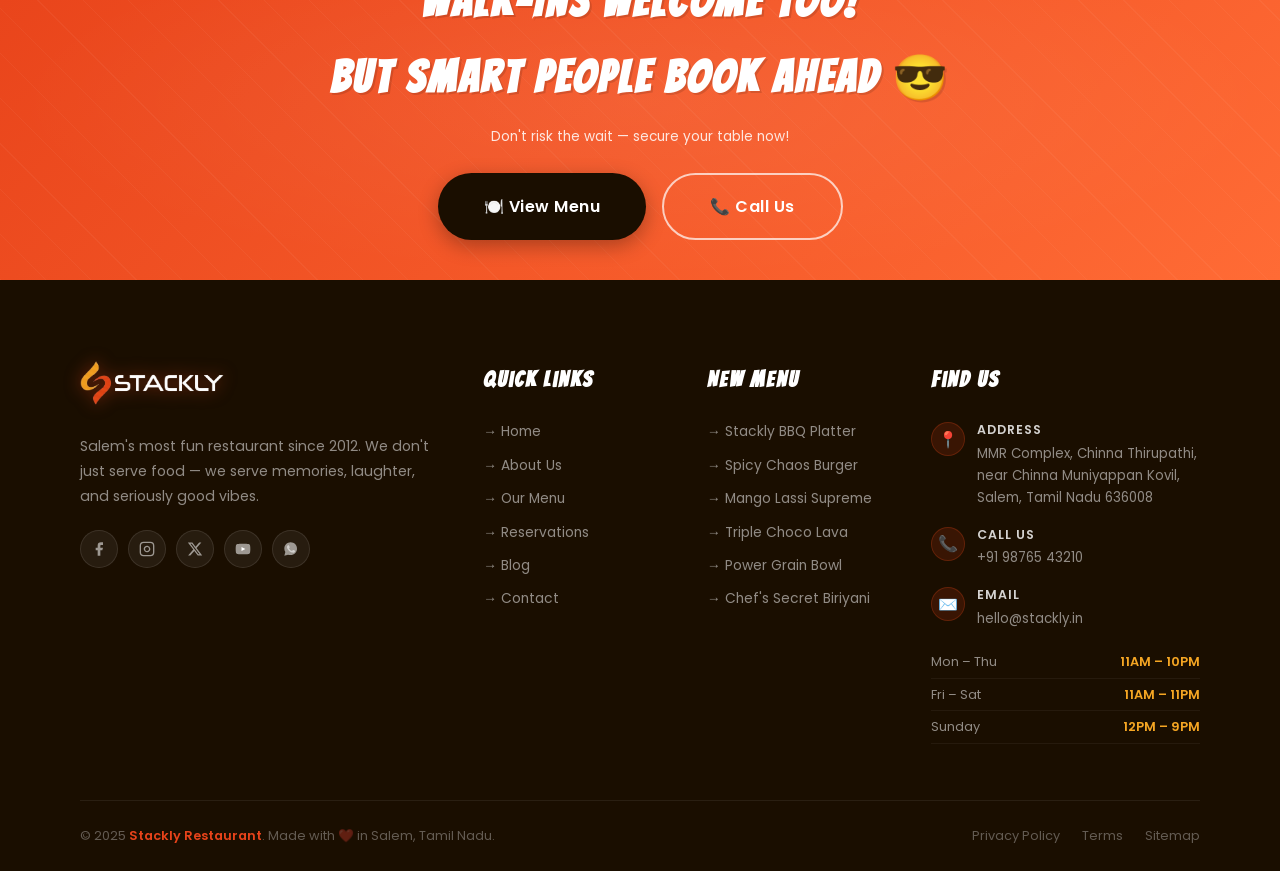
<file: reservation.html>
<!DOCTYPE html>
<html lang="en">
<head>
  <meta charset="UTF-8">
  <meta name="viewport" content="width=device-width, initial-scale=1.0, maximum-scale=1">
  <link rel="icon" href="assets/top-logo.webp" type="image/webp">
  <link rel="apple-touch-icon" href="assets/top-logo.webp">
  <title>Book A Table — Stackly Restaurant</title>
  <link rel="stylesheet" href="./style.css">
  <style>
    .res-hero {
      min-height: 68vh;
      background: var(--dark); 
      display: flex;
      background-size: cover;
      background-position: center;
      background-repeat: no-repeat;
      align-items: center;
      justify-content: center;
      text-align: center;
      padding: calc(var(--nav-h) + 40px) 20px 60px;
      position: relative;
      overflow: hidden;
    }
    .res-hero::before {
      content: '';
      position: absolute;
      inset: 0;
      background: radial-gradient(ellipse at center, rgba(255,69,0,0.15) 0%, transparent 70%);
    }
    .res-hero-title {
      font-family: var(--font-display);
      font-size: clamp(2.5rem, 7vw, 5rem);
      color: white;
      letter-spacing: 4px;
      position: relative;
      text-shadow: 3px 3px 0 rgba(255,69,0,0.3);
    }
    .res-hero-title span { color: var(--primary); }
    .res-hero-sub {
      color: rgba(255,255,255,0.65);
      font-size: 1rem;
      margin-top: 12px;
      max-width: 500px;
      position: relative;
    }
    
    .res-page-grid {
      display: grid;
      grid-template-columns: 1fr 1.3fr;
      gap: 50px;
      align-items: start;
    }
    .res-info-box {
      background: var(--dark);
      border-radius: var(--radius-lg);
      padding: 35px;
      color: white;
      position: sticky;
      top: calc(var(--nav-h) + 20px);
    }
    .res-info-box .section-title {
      color: white;
      font-size: 1.6rem;
      margin-bottom: 20px;
    }
    .res-info-item {
      display: flex;
      align-items: flex-start;
      gap: 14px;
      margin-bottom: 20px;
    }
    .res-info-icon {
      width: 44px;
      height: 44px;
      background: rgba(255,69,0,0.2);
      border: 1px solid rgba(255,69,0,0.3);
      border-radius: 50%;
      display: flex;
      align-items: center;
      justify-content: center;
      font-size: 1.2rem;
      flex-shrink: 0;
    }
    .res-info-text strong {
      display: block;
      font-family: var(--font-heading);
      font-size: 0.85rem;
      letter-spacing: 1px;
      text-transform: uppercase;
      color: var(--primary);
      margin-bottom: 4px;
    }
    .res-info-text span {
      color: rgba(255,255,255,0.65);
      font-size: 0.88rem;
      line-height: 1.5;
    }
    .res-hours {
      margin-top: 25px;
      padding-top: 20px;
      border-top: 1px solid rgba(255,255,255,0.1);
    }
    .res-hours-title {
      font-family: var(--font-heading);
      font-size: 0.9rem;
      letter-spacing: 2px;
      text-transform: uppercase;
      color: var(--secondary);
      margin-bottom: 12px;
    }
    .res-hour-row {
      display: flex;
      justify-content: space-between;
      font-size: 0.85rem;
      color: rgba(255,255,255,0.6);
      padding: 6px 0;
      border-bottom: 1px solid rgba(255,255,255,0.05);
    }
    .res-hour-row span:last-child {
      color: var(--secondary);
      font-family: var(--font-heading);
    }
    
    .res-form-box {
      background: white;
      border-radius: var(--radius-lg);
      padding: 35px;
      border: 2px solid var(--border);
      box-shadow: var(--shadow);
    }
    .res-form-box .res-form-title {
      font-family: var(--font-display);
      font-size: 1.8rem;
      color: var(--dark);
      letter-spacing: 2px;
      margin-bottom: 4px;
    }
    .res-form-box .res-form-sub {
      font-size: 0.85rem;
      color: var(--text-light);
      letter-spacing: 1px;
      text-transform: uppercase;
      margin-bottom: 25px;
    }
    .res-form-row {
      display: grid;
      grid-template-columns: 1fr 1fr;
      gap: 16px;
    }
    .res-form-group {
      margin-bottom: 18px;
    }
    .res-form-group label {
      display: block;
      font-family: var(--font-heading);
      font-size: 0.82rem;
      letter-spacing: 1px;
      text-transform: uppercase;
      color: var(--text-light);
      margin-bottom: 7px;
    }
    .res-form-group label .req {
      color: var(--primary);
    }
    .res-input {
      width: 100%;
      background: var(--light);
      border: 1.5px solid var(--border);
      border-radius: var(--radius-sm);
      padding: 12px 16px;
      color: var(--text);
      font-family: var(--font-body);
      font-size: 0.95rem;
      transition: var(--transition);
    }
    .res-input:focus {
      border-color: var(--primary);
      background: white;
      box-shadow: 0 0 0 3px rgba(255,69,0,0.1);
    }
    .res-input::placeholder {
      color: #aaa;
    }
    .res-input option {
      color: var(--text);
    }
    .res-submit-btn {
      width: 100%;
      padding: 16px;
      font-size: 1.05rem;
      letter-spacing: 2px;
    }
    .res-success {
      display: none;
      text-align: center;
      padding: 40px 20px;
    }
    .res-success-emoji {
      font-size: 4rem;
      display: block;
      margin-bottom: 15px;
      animation: bounceIn 0.6s ease;
    }
    @keyframes bounceIn {
      0% { transform: scale(0); }
      50% { transform: scale(1.2); }
      100% { transform: scale(1); }
    }
    .res-success h3 {
      font-family: var(--font-display);
      font-size: 2rem;
      color: var(--dark);
      letter-spacing: 2px;
      margin-bottom: 10px;
    }
    .res-success p {
      color: var(--text-light);
      margin-bottom: 20px;
    }
    
    @media (max-width: 992px) {
      .res-page-grid {
        grid-template-columns: 1fr;
        gap: 30px;
      }
      .res-info-box {
        position: static;
        order: -1;
      }
    }
    @media (max-width: 600px) {
      .res-form-box {
        padding: 22px 18px;
      }
      .res-form-row {
        grid-template-columns: 1fr;
        gap: 0;
      }
      .res-info-box {
        padding: 25px 20px;
      }
      .res-form-box .res-form-title {
        font-size: 1.5rem;
      }
    }
  </style>
</head>
<body>


<div id="page-loader">
  <div class="loader-visual-wrap">
    <div class="loader-circles">
      <span></span><span></span><span></span>
    </div>
    <img src="assets/logo.webp" alt="Stackly" class="loader-logo-img">
  </div>
  <div class="loader-text">Reserving your spot... 📅</div>
</div>


<div class="cursor" id="cursor"></div>
<div class="cursor-ring" id="cursorRing"></div>


<div class="food-toast" id="foodToast">
  <span class="food-toast-emoji">🍔</span>
  <span id="toastMsg">Yum! Great choice!</span>
</div>


<button id="back-top" type="button" title="Back to top" aria-label="Back to top">
  <span class="backtop-bot" aria-hidden="true">
    <video class="eat-boy-video" src="./assets/eat boy.webm" autoplay muted loop playsinline preload="auto" tabindex="-1"></video>
    <img class="fly-boy-img" src="./assets/fly boy.webp" alt="">
  </span>
</button>


<nav id="navbar">
  <a href="index.html" class="nav-logo">
    <img src="assets/logo.webp" alt="Stackly Logo" onerror="this.style.display='none'">
  </a>
  <div class="nav-links">
    <a href="index.html">Home</a>
    <a href="about.html">About</a>
    <a href="menu.html">Menu</a>
    <a href="reservation.html" class="active">Reservation</a>
    <a href="blog.html">Blog</a>
    <a href="contact.html">Contact Us</a>
  </div>
  <div class="nav-cta-group">
    <a href="signin.html" class="nav-links btn-nav-login">Login</a>
    <a href="signup.html" class="nav-links btn-nav-start">Get Started</a>
  </div>
  <button class="hamburger" id="hamburger" aria-label="Open menu">
    <span></span><span></span><span></span>
  </button>
</nav>


<div class="mobile-menu" id="mobileMenu">
  <div class="mobile-menu-links">
    <a href="index.html">Home</a>
    <a href="about.html">About</a>
    <a href="menu.html">Menu</a>
    <a href="reservation.html">Reservation</a>
    <a href="blog.html">Blog</a>
    <a href="contact.html">Contact Us</a>
  </div>
  <div class="mobile-menu-btns">
    <a href="signin.html" class="btn btn-outline">Login</a>
    <a href="signup.html" class="btn btn-primary">Get Started 🚀</a>
  </div>
</div>


<section class="res-hero" style="background-image: url('assets/images/photo-1559339352-11d035aa65de.webp');">
  <div>
    <h1 class="res-hero-title reveal">Book A <span>Table</span></h1>
    <p class="res-hero-sub reveal delay-1">Peak hours fill up FAST! Reserve now and skip the queue! 🔥</p>
  </div>
</section>


<section class="section" style="background:var(--light);">
  <div class="section-inner">
    <div class="res-page-grid">
      
      
      <div class="res-info-box reveal-left">
        <h2 class="section-title">Why Book With Us?</h2>
        
        <div class="res-info-item">
          <div class="res-info-icon">🎂</div>
          <div class="res-info-text">
            <strong>Special Surprises</strong>
            <span>Birthday cakes, anniversary decorations, and more — on the house!</span>
          </div>
        </div>
        
        <div class="res-info-item">
          <div class="res-info-icon">🎶</div>
          <div class="res-info-text">
            <strong>Live Music</strong>
            <span>Every Friday & Saturday night — book early for front-row seats!</span>
          </div>
        </div>
        
        <div class="res-info-item">
          <div class="res-info-icon">🍽️</div>
          <div class="res-info-text">
            <strong>Custom Menu</strong>
            <span>Pre-order your favourites and we'll have them ready when you arrive!</span>
          </div>
        </div>
        
        <div class="res-info-item">
          <div class="res-info-icon">🏆</div>
          <div class="res-info-text">
            <strong>VIP Tables</strong>
            <span>Loyalty members get priority seating and exclusive deals!</span>
          </div>
        </div>
        
        <div class="res-hours">
          <div class="res-hours-title">🕐 Opening Hours</div>
          <div class="res-hour-row"><span>Monday – Thursday</span><span>11AM – 10PM</span></div>
          <div class="res-hour-row"><span>Friday – Saturday</span><span>11AM – 11PM</span></div>
          <div class="res-hour-row"><span>Sunday</span><span>12PM – 9PM</span></div>
        </div>
      </div>
      
      
      <div class="res-form-box reveal-right">
        <div id="resFormContent">
          <div class="res-form-title">Reserve Your Spot</div>
          <div class="res-form-sub">📝 Fill in & we'll confirm in 30 min!</div>
          
          <form id="bookingForm" onsubmit="handleBooking(event)">
            <div class="res-form-row">
              <div class="res-form-group">
                <label>Your Name <span class="req">*</span></label>
                <input type="text" class="res-input" id="resName" placeholder="Full name" required oninput="validateName(this)">
              </div>
              <div class="res-form-group">
                <label>Phone <span class="req">*</span></label>
                <input type="tel" class="res-input" id="resPhone" placeholder="+91 XXXXX XXXXX" required oninput="validatePhone(this)">
              </div>
            </div>
            
            <div class="res-form-row">
              <div class="res-form-group">
                <label>Email <span class="req">*</span></label>
                <input type="email" class="res-input" id="resEmail" placeholder="your@email.com" required oninput="validateEmail(this)">
              </div>
              <div class="res-form-group">
                <label>Guests <span class="req">*</span></label>
                <select class="res-input" id="resGuests" required>
                  <option value="">Select</option>
                  <option>1</option>
                  <option>2</option>
                  <option>3</option>
                  <option>4</option>
                  <option>5-8</option>
                  <option>9+</option>
                </select>
              </div>
            </div>
            
            <div class="res-form-row">
              <div class="res-form-group">
                <label>Date <span class="req">*</span></label>
                <input type="date" class="res-input" id="resDate" required>
              </div>
              <div class="res-form-group">
                <label>Time <span class="req">*</span></label>
                <input type="time" class="res-input" id="resTime" required>
              </div>
            </div>
            
            <div class="res-form-group">
              <label>Occasion</label>
              <select class="res-input" id="resOccasion">
                <option value="">Select occasion</option>
                <option>Birthday 🎂</option>
                <option>Anniversary 💍</option>
                <option>Wedding 👰</option>
                <option>Business 💼</option>
                <option>Date Night 💕</option>
                <option>Just Hungry 😂</option>
              </select>
            </div>
            
            <div class="res-form-group">
              <label>Special Requests</label>
              <textarea class="res-input" id="resNotes" rows="3" placeholder="Any dietary restrictions, seating preferences, etc..."></textarea>
            </div>
            
            <button type="submit" class="btn btn-primary res-submit-btn wobble">🎉 Confirm Booking!</button>
          </form>
        </div>
        
        
        <div class="res-success" id="resSuccess">
          <span class="res-success-emoji">🎉</span>
          <h3>Booking Confirmed!</h3>
          <p>We've received your reservation. You'll get a confirmation call within 30 minutes. See you soon! 🍽️</p>
          <a href="menu.html" class="btn btn-primary">Explore Menu 🍔</a>
        </div>
      </div>
      
    </div>
  </div>
</section>


<div class="cta-banner">
  <div class="section-inner">
    <h2 class="cta-title reveal">Walk-Ins Welcome Too! <br>But Smart People Book Ahead 😎</h2>
    <p class="cta-sub reveal delay-1">Don't risk the wait — secure your table now!</p>
    <div class="cta-btns reveal delay-2">
      <a href="menu.html" class="btn btn-dark btn-lg">🍽️ View Menu</a>
      <a href="contact.html" class="btn btn-outline btn-lg">📞 Call Us</a>
    </div>
  </div>
</div>


<footer id="footer">
  <div class="section-inner">
    <div class="footer-grid">
      <div class="footer-brand">
        <a href="index.html" class="nav-logo" style="margin-bottom:14px;display:inline-flex;">
          <img src="assets/logo.webp" alt="Stackly" height="42" onerror="this.style.display='none'">
        </a>
        <p>Salem's most fun restaurant since 2012. We don't just serve food — we serve memories, laughter, and seriously good vibes.</p>
        <div class="footer-socials">
          <a href="404.html" class="footer-social" title="Facebook">
            <svg viewBox="0 0 24 24" fill="currentColor"><path d="M18 2h-3a5 5 0 00-5 5v3H7v4h3v8h4v-8h3l1-4h-4V7a1 1 0 011-1h3z"/></svg>
          </a>
          <a href="404.html" class="footer-social" title="Instagram">
            <svg viewBox="0 0 24 24" fill="none" stroke="currentColor" stroke-width="2"><rect x="2" y="2" width="20" height="20" rx="5" ry="5"/><path d="M16 11.37A4 4 0 1112.63 8 4 4 0 0116 11.37z"/><line x1="17.5" y1="6.5" x2="17.51" y2="6.5"/></svg>
          </a>
          <a href="404.html" class="footer-social" title="Twitter/X">
            <svg viewBox="0 0 24 24" fill="currentColor"><path d="M18.244 2.25h3.308l-7.227 8.26 8.502 11.24H16.17l-5.214-6.817L4.99 21.75H1.68l7.73-8.835L1.254 2.25H8.08l4.713 6.231zm-1.161 17.52h1.833L7.084 4.126H5.117z"/></svg>
          </a>
          <a href="404.html" class="footer-social" title="YouTube">
            <svg viewBox="0 0 24 24" fill="currentColor"><path d="M22.54 6.42a2.78 2.78 0 00-1.95-1.96C18.88 4 12 4 12 4s-6.88 0-8.59.46A2.78 2.78 0 001.46 6.42 29 29 0 001 12a29 29 0 00.46 5.58 2.78 2.78 0 001.95 1.96C5.12 20 12 20 12 20s6.88 0 8.59-.46a2.78 2.78 0 001.95-1.96A29 29 0 0023 12a29 29 0 00-.46-5.58z"/><polygon points="9.75 15.02 15.5 12 9.75 8.98 9.75 15.02" fill="white"/></svg>
          </a>
          <a href="404.html" class="footer-social" title="WhatsApp">
            <svg viewBox="0 0 24 24" fill="currentColor"><path d="M17.472 14.382c-.297-.149-1.758-.867-2.03-.967-.273-.099-.471-.148-.67.15-.197.297-.767.966-.94 1.164-.173.199-.347.223-.644.075-.297-.15-1.255-.463-2.39-1.475-.883-.788-1.48-1.761-1.653-2.059-.173-.297-.018-.458.13-.606.134-.133.298-.347.446-.52.149-.174.198-.298.298-.497.099-.198.05-.371-.025-.52-.075-.149-.669-1.612-.916-2.207-.242-.579-.487-.5-.669-.51-.173-.008-.371-.01-.57-.01-.198 0-.52.074-.792.372-.272.297-1.04 1.016-1.04 2.479 0 1.462 1.065 2.875 1.213 3.074.149.198 2.096 3.2 5.077 4.487.709.306 1.262.489 1.694.625.712.227 1.36.195 1.871.118.571-.085 1.758-.719 2.006-1.413.248-.694.248-1.289.173-1.413-.074-.124-.272-.198-.57-.347z"/><path d="M11.5 2C6.253 2 2 6.253 2 11.5c0 1.891.549 3.658 1.5 5.158L2 22l5.5-1.5A9.455 9.455 0 0011.5 21C16.747 21 21 16.747 21 11.5S16.747 2 11.5 2z"/></svg>
          </a>
        </div>
      </div>
      <div>
        <h4 class="footer-col-title">Quick Links</h4>
        <ul class="footer-links">
          <li><a href="index.html">→ Home</a></li>
          <li><a href="about.html">→ About Us</a></li>
          <li><a href="menu.html">→ Our Menu</a></li>
          <li><a href="reservation.html">→ Reservations</a></li>
          <li><a href="blog.html">→ Blog</a></li>
          <li><a href="contact.html">→ Contact</a></li>
        </ul>
      </div>
      <div>
        <h4 class="footer-col-title">New Menu</h4>
        <ul class="footer-links">
          <li><a href="menu.html">→ Stackly BBQ Platter</a></li>
          <li><a href="menu.html">→ Spicy Chaos Burger</a></li>
          <li><a href="menu.html">→ Mango Lassi Supreme</a></li>
          <li><a href="menu.html">→ Triple Choco Lava</a></li>
          <li><a href="menu.html">→ Power Grain Bowl</a></li>
          <li><a href="menu.html">→ Chef's Secret Biriyani</a></li>
        </ul>
      </div>
      <div>
        <h4 class="footer-col-title">Find Us</h4>
        <div class="footer-contact-item">
          <span class="footer-contact-icon">📍</span>
          <div class="footer-contact-text">
            <strong>Address</strong>
            MMR Complex, Chinna Thirupathi, near Chinna Muniyappan Kovil, Salem, Tamil Nadu 636008
          </div>
        </div>
        <div class="footer-contact-item">
          <span class="footer-contact-icon">📞</span>
          <div class="footer-contact-text"><strong>Call Us</strong>+91 98765 43210</div>
        </div>
        <div class="footer-contact-item">
          <span class="footer-contact-icon">✉️</span>
          <div class="footer-contact-text"><strong>Email</strong>hello@stackly.in</div>
        </div>
        <div class="footer-hours mt-2">
          <div class="footer-hours-item"><span>Mon – Thu</span><span>11AM – 10PM</span></div>
          <div class="footer-hours-item"><span>Fri – Sat</span><span>11AM – 11PM</span></div>
          <div class="footer-hours-item"><span>Sunday</span><span>12PM – 9PM</span></div>
        </div>
      </div>
    </div>
    <div class="footer-bottom">
      <p>© 2025 <span>Stackly Restaurant</span>. Made with ❤️ in Salem, Tamil Nadu.</p>
      <div class="footer-bottom-links">
        <a href="404.html">Privacy Policy</a>
        <a href="404.html">Terms</a>
        <a href="404.html">Sitemap</a>
      </div>
    </div>
  </div>
</footer>

<script>

window.addEventListener('load', () => {
  setTimeout(() => document.getElementById('page-loader').classList.add('loaded'), 2000);
});


const cursor = document.getElementById('cursor');
const cursorRing = document.getElementById('cursorRing');
let mouseX = 0, mouseY = 0, ringX = 0, ringY = 0;
document.addEventListener('mousemove', e => {
  mouseX = e.clientX; mouseY = e.clientY;
  cursor.style.left = mouseX - 6 + 'px';
  cursor.style.top = mouseY - 6 + 'px';
});
function animRing() {
  ringX += (mouseX - ringX - 18) * 0.12;
  ringY += (mouseY - ringY - 18) * 0.12;
  cursorRing.style.left = ringX + 'px';
  cursorRing.style.top = ringY + 'px';
  requestAnimationFrame(animRing);
}
animRing();
document.querySelectorAll('a,button,.res-input').forEach(el => {
  el.addEventListener('mouseenter', () => { cursor.classList.add('hovered'); cursorRing.classList.add('hovered'); });
  el.addEventListener('mouseleave', () => { cursor.classList.remove('hovered'); cursorRing.classList.remove('hovered'); });
});


const ham = document.getElementById('hamburger');
const mob = document.getElementById('mobileMenu');
if (ham && mob) {
  ham.addEventListener('click', () => {
    ham.classList.toggle('open');
    mob.classList.toggle('open');
    document.body.style.overflow = mob.classList.contains('open') ? 'hidden' : '';
  });
  mob.querySelectorAll('a').forEach(a => {
    a.addEventListener('click', () => {
      ham.classList.remove('open');
      mob.classList.remove('open');
      document.body.style.overflow = '';
    });
  });

  window.addEventListener('resize', () => {
    if (window.innerWidth > 992) {
      ham.classList.remove('open');
      mob.classList.remove('open');
      document.body.style.overflow = '';
    }
  });
}


window.addEventListener('scroll', () => {
  document.getElementById('navbar').classList.toggle('scrolled', window.scrollY > 50);
  document.getElementById('back-top').classList.toggle('show', window.scrollY > 400);
});


(function () {
  const btn = document.getElementById('back-top');
  if (!btn || btn.dataset.backTopBound) return;
  btn.dataset.backTopBound = '1';
  function scrollPageTop() {
    const root = document.scrollingElement || document.documentElement;
    root.scrollTo({ top: 0, left: 0, behavior: 'smooth' });
    window.scrollTo({ top: 0, left: 0, behavior: 'smooth' });
  }
  function launchBackTop() {
    if (btn.classList.contains('launching')) return;
    btn.classList.remove('launching');
    void btn.offsetWidth;
    btn.classList.add('launching');
    scrollPageTop();
    setTimeout(() => btn.classList.remove('launching'), 1100);
  }
  btn.addEventListener('click', launchBackTop);
})();


const revealEls = document.querySelectorAll('.reveal, .reveal-left, .reveal-right, .reveal-scale');
const io = new IntersectionObserver((entries) => {
  entries.forEach(e => { if (e.isIntersecting) { e.target.classList.add('visible'); io.unobserve(e.target); } });
}, { threshold: 0.1 });
revealEls.forEach(el => io.observe(el));


document.getElementById('resDate').min = new Date().toISOString().split('T')[0];


function validateName(input) {
  input.value = input.value.replace(/[0-9!@#$%^&*()_+\-=\[\]{};':"\\|,.<>\/?]+/g, '');
}
function validatePhone(input) {
  input.value = input.value.replace(/[^0-9+\-\s]/g, '');
}
function validateEmail(input) {
  const emailRegex = /^[^\s@]+@[^\s@]+\.[^\s@]+$/;
  if (input.value && !emailRegex.test(input.value)) {
    input.style.borderColor = '#ff4444';
  } else {
    input.style.borderColor = '';
  }
}


function confettiBurst() {
  const colors = ['#FF4500','#FFD700','#FF6B35','#00C9A7','#fff'];
  for (let i = 0; i < 25; i++) {
    const c = document.createElement('div');
    c.className = 'confetti-piece';
    c.style.cssText = `left:${Math.random()*100}vw;top:0;background:${colors[i%colors.length]};animation-delay:${Math.random()*1.5}s;animation-duration:${2+Math.random()*2}s;transform:rotate(${Math.random()*360}deg)`;
    document.body.appendChild(c);
    setTimeout(() => c.remove(), 4000);
  }
}


function handleBooking(e) {
  e.preventDefault();
  
  const name = document.getElementById('resName').value.trim();
  const phone = document.getElementById('resPhone').value.trim();
  const email = document.getElementById('resEmail').value.trim();
  const guests = document.getElementById('resGuests').value;
  const date = document.getElementById('resDate').value;
  const time = document.getElementById('resTime').value;
  
  if (!name || !phone || !email || !guests || !date || !time) {
    triggerToast('⚠️', 'Please fill all required fields!');
    return;
  }
  
  if (name.length < 2) {
    triggerToast('⚠️', 'Please enter a valid name!');
    return;
  }
  
  if (phone.length < 10) {
    triggerToast('⚠️', 'Please enter a valid phone number!');
    return;
  }
  
  const emailRegex = /^[^\s@]+@[^\s@]+\.[^\s@]+$/;
  if (!emailRegex.test(email)) {
    triggerToast('⚠️', 'Please enter a valid email!');
    return;
  }
  
  confettiBurst();
  document.getElementById('resFormContent').style.display = 'none';
  document.getElementById('resSuccess').style.display = 'block';
  triggerToast('🎉', 'Table booked successfully!');
}


function triggerToast(emoji, msg) {
  const toast = document.getElementById('foodToast');
  const msgEl = document.getElementById('toastMsg');
  const emoEl = toast ? toast.querySelector('.food-toast-emoji') : null;
  if (!toast || !msgEl) return;
  if (emoEl) emoEl.textContent = emoji || '✓';
  msgEl.textContent = msg;
  toast.classList.add('show');
  setTimeout(() => toast.classList.remove('show'), 2500);
}
</script>
</body>
</html>
</file>
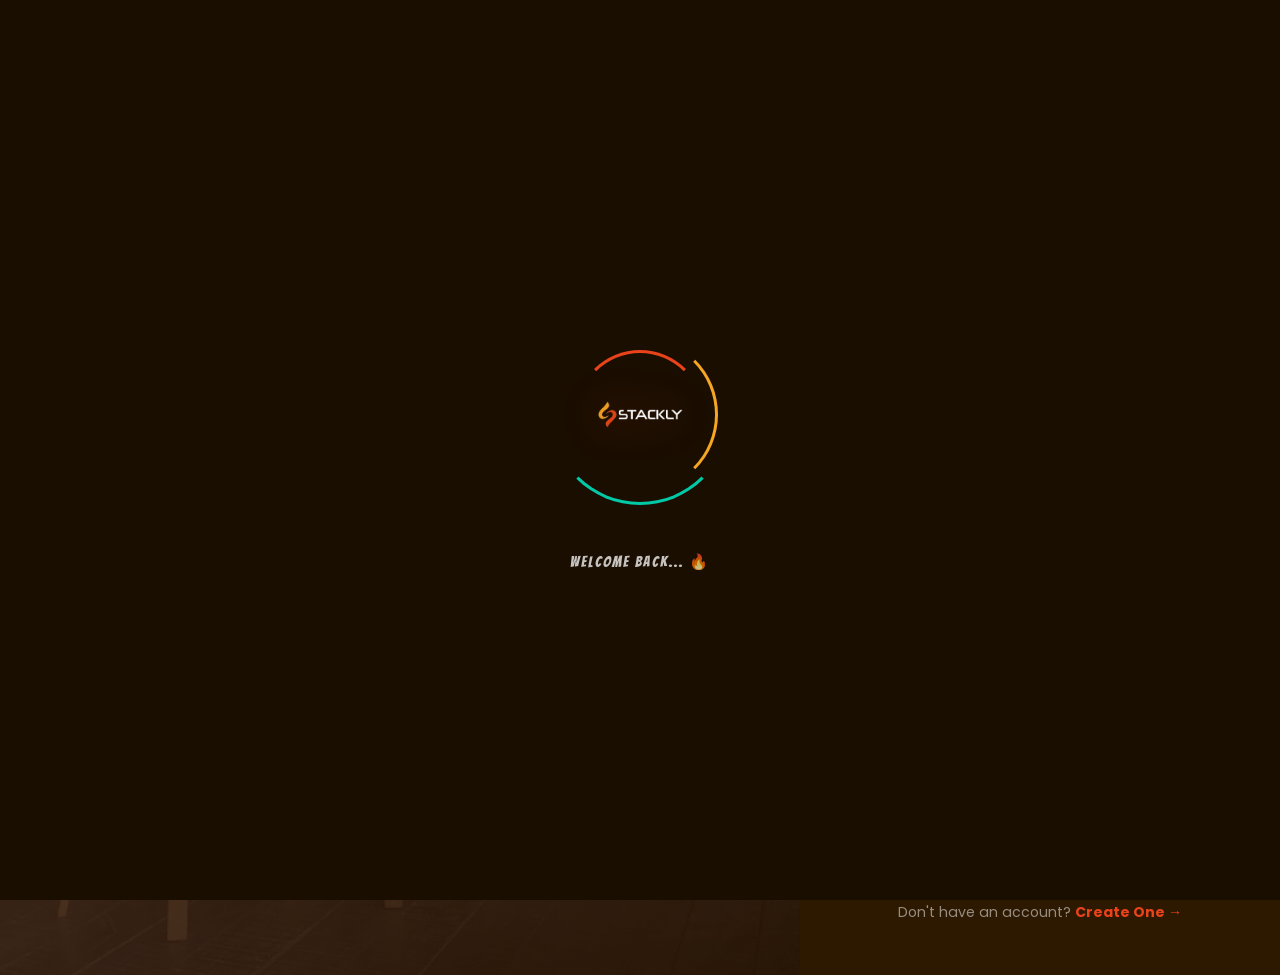
<file: signin.html>
<!DOCTYPE html>
<html lang="en">
<head>
  <meta charset="UTF-8">
  <meta name="viewport" content="width=device-width, initial-scale=1.0, maximum-scale=1">
  <link rel="icon" href="assets/top-logo.webp" type="image/webp">
  <link rel="apple-touch-icon" href="assets/top-logo.webp">
  <title>Sign In — Stackly Restaurant</title>
  <link rel="stylesheet" href="./style.css">
  <style>
    * { margin: 0; padding: 0; box-sizing: border-box; }
    
    .auth-page {
      min-height: 100vh;
      display: flex;
      align-items: stretch;
      background: var(--dark);
      font-family: var(--font-body);
    }
    
    
    .auth-visual {
      flex: 1;
      background: linear-gradient(135deg, rgba(107, 79, 68, 0.85), rgba(45,21,0,0.9)),
                  url('assets/images/photo-1517248135467-4c7edcad34c4.webp') center/cover;
      display: flex;
      flex-direction: column;
      align-items: center;
      justify-content: center;
      padding: 40px;
      text-align: center;
      position: relative;
      overflow: hidden;
    }
    .auth-visual::before {
      content: '';
      position: absolute;
      inset: 0;
      background: rgba(26,10,0,0.3);
    }
    .auth-visual-content {
      position: relative;
      z-index: 1;
    }
    .auth-visual-emoji {
      font-size: 5rem;
      margin-bottom: 20px;
      display: block;
      animation: heroFloat 3s ease-in-out infinite;
    }
    @keyframes heroFloat {
      0%,100% { transform: translateY(0) rotate(-3deg); }
      50% { transform: translateY(-15px) rotate(3deg); }
    }
    .auth-visual-title {
      font-family: var(--font-display);
      font-size: clamp(2rem, 4vw, 3.5rem);
      color: white;
      letter-spacing: 4px;
      text-shadow: 3px 3px 0 rgba(0,0,0,0.3);
      margin-bottom: 12px;
    }
    .auth-visual-sub {
      color: rgba(255,255,255,0.8);
      font-size: 1rem;
      line-height: 1.7;
      max-width: 400px;
    }
    .auth-visual-stats {
      display: flex;
      gap: 30px;
      margin-top: 40px;
      justify-content: center;
    }
    .auth-visual-stat {
      text-align: center;
    }
    .auth-visual-stat-num {
      font-family: var(--font-display);
      font-size: 2rem;
      color: var(--secondary);
    }
    .auth-visual-stat-label {
      font-size: 0.8rem;
      color: rgba(255,255,255,0.6);
      text-transform: uppercase;
      letter-spacing: 1px;
    }
    
    
    .auth-form-side {
      width: min(480px, 100%);
      display: flex;
      flex-direction: column;
      justify-content: center;
      padding: clamp(30px, 5vw, 50px);
      background: var(--dark2);
      overflow-y: auto;
      position: relative;
    }
    
    .auth-logo {
      margin-bottom: 25px;
      display: flex;
      align-items: center;
      gap: 10px;
    }
    .auth-logo img {
      height: 42px;
      width: auto;
    }
    .auth-logo-text {
      font-family: var(--font-display);
      font-size: 2rem;
      color: var(--primary);
      letter-spacing: 3px;
      text-shadow: 2px 2px 0 var(--secondary);
    }
    
    .auth-title {
      font-family: var(--font-display);
      font-size: 2rem;
      color: white;
      letter-spacing: 3px;
      margin-bottom: 6px;
    }
    .auth-sub {
      color: rgba(255,255,255,0.55);
      font-size: 0.9rem;
      margin-bottom: 30px;
    }
    
    .auth-form-group {
      margin-bottom: 18px;
    }
    .auth-form-group label {
      display: block;
      color: rgba(255,255,255,0.7);
      font-family: var(--font-heading);
      font-size: 0.82rem;
      letter-spacing: 1px;
      text-transform: uppercase;
      margin-bottom: 8px;
    }
    .auth-form-group label .req {
      color: var(--primary);
    }
    .auth-input {
      width: 100%;
      background: rgba(255,255,255,0.06);
      border: 1.5px solid rgba(255,255,255,0.12);
      border-radius: var(--radius-sm);
      padding: 13px 18px;
      color: white;
      font-family: var(--font-body);
      font-size: 0.95rem;
      transition: var(--transition);
    }
    .auth-input::placeholder {
      color: rgba(255,255,255,0.3);
    }
    .auth-input:focus {
      border-color: var(--primary);
      background: rgba(255,69,0,0.07);
      box-shadow: 0 0 0 3px rgba(255,69,0,0.15);
    }
    .auth-input.error {
      border-color: #ff4444;
      box-shadow: 0 0 0 3px rgba(255,68,68,0.15);
    }
    .password-wrapper {
      position: relative;
    }
    .password-toggle {
      position: absolute;
      right: 15px;
      top: 50%;
      transform: translateY(-50%);
      background: none;
      border: none;
      color: rgba(240, 240, 240, 0.5);
      cursor: pointer;
      font-size: 1.1rem;
      z-index: 10;
      line-height: 1;
    }
    .password-wrapper .auth-input {
      padding-right: 45px;
    }
    .auth-input::-ms-reveal {
      display: none;
    }
    
    .auth-options {
      display: flex;
      justify-content: space-between;
      align-items: center;
      margin-bottom: 22px;
      font-size: 0.83rem;
    }
    .auth-remember {
      display: flex;
      align-items: center;
      gap: 7px;
      color: rgba(255,255,255,0.55);
      cursor: pointer;
    }
    .auth-remember input {
      accent-color: var(--primary);
      width: 14px;
      height: 14px;
      cursor: pointer;
    }
    .auth-forgot {
      color: var(--primary);
      text-decoration: none;
      transition: var(--transition);
      cursor: pointer;
    }
    .auth-forgot:hover {
      color: var(--secondary);
    }
    
    
    .role-select {
      display: flex;
      gap: 12px;
      margin-bottom: 18px;
    }
    .role-option {
      flex: 1;
      position: relative;
      display: flex;
    }
    .role-option input {
      position: absolute;
      opacity: 0;
      cursor: pointer;
    }
    .role-option label {
      width: 100%;
      display: flex;
      flex-direction: column;
      align-items: center;
      justify-content: center;
      gap: 6px;
      padding: 15px 10px;
      background: rgba(255,255,255,0.05);
      border: 2px solid rgba(255,255,255,0.1);
      border-radius: var(--radius-sm);
      cursor: pointer;
      transition: var(--transition);
      text-align: center;
    }
    .role-option label:hover { border-color: rgba(255,69,0,0.4); }
    .role-option input:checked + label {
      border-color: var(--primary);
      background: rgba(255,69,0,0.1);
    }
    .role-option .role-emoji { font-size: 1.8rem; }
    .role-option .role-name { font-family: var(--font-heading); font-size: 0.85rem; color: white; letter-spacing: 1px; }
    .role-option .role-desc { font-size: 0.7rem; color: rgba(255,255,255,0.5); }
    
    .auth-submit {
      width: 100%;
      padding: 15px;
      font-size: 1rem;
      letter-spacing: 2px;
      margin-bottom: 20px;
      display: flex;
      justify-content: center;
      align-items: center;
      text-align: center;
    }
    
    .auth-social-btns {
      display: flex;
      gap: 12px;
      margin-bottom: 20px;
    }
    .btn-social {
      flex: 1;
      display: flex;
      align-items: center;
      justify-content: center;
      gap: 10px;
      padding: 12px;
      background: rgba(255,255,255,0.05);
      border: 1.5px solid rgba(255,255,255,0.1);
      border-radius: var(--radius-sm);
      color: white;
      font-family: var(--font-heading);
      font-size: 0.85rem;
      cursor: pointer;
      transition: var(--transition);
    }
    .btn-social:hover { background: rgba(255,255,255,0.1); border-color: var(--primary); }

    .auth-divider {
      text-align: center;
      color: rgba(255,255,255,0.3);
      font-size: 0.82rem;
      margin: 16px 0;
      position: relative;
    }
    .auth-divider::before, .auth-divider::after {
      content: '';
      position: absolute;
      top: 50%;
      width: 40%;
      height: 1px;
      background: rgba(255,255,255,0.1);
    }
    .auth-divider::before { left: 0; }
    .auth-divider::after { right: 0; }
    
    .auth-switch {
      text-align: center;
      color: rgba(255,255,255,0.5);
      font-size: 0.88rem;
      margin-top: 10px;
    }
    .auth-switch a {
      color: var(--primary);
      font-weight: 700;
      text-decoration: none;
      transition: var(--transition);
    }
    .auth-switch a:hover {
      color: var(--secondary);
    }
    
    
    .role-badge {
      display: inline-flex;
      align-items: center;
      gap: 6px;
      background: rgba(255,69,0,0.15);
      border: 1px solid rgba(255,69,0,0.3);
      color: var(--primary);
      font-family: var(--font-heading);
      font-size: 0.8rem;
      padding: 6px 14px;
      border-radius: 20px;
      margin-bottom: 20px;
    }

    
    @media (max-width: 992px) {
      .auth-visual {
        display: none;
      }
      .auth-form-side {
        width: 100%;
        max-width: 480px;
        margin: 0 auto;
        min-height: 100vh;
        justify-content: flex-start;
        padding-top: 80px;
      }
    }
    @media (max-width: 600px) {
      .auth-form-side {
        padding: 70px 20px 30px;
      }
      .auth-title {
        font-size: 1.6rem;
      }
      .auth-options {
        flex-direction: column;
        gap: 10px;
        align-items: flex-start;
      }
    }
  </style>
</head>
<body>


<div id="page-loader">
  <div class="loader-visual-wrap">
    <div class="loader-circles">
      <span></span><span></span><span></span>
    </div>
    <img src="assets/logo.webp" alt="Stackly" class="loader-logo-img">
  </div>
  <div class="loader-text">Welcome back... 🔥</div>
</div>

<div class="auth-page">
  
  
  <div class="auth-visual">
    <div class="auth-visual-content">
      <span class="auth-visual-emoji">🍽️</span>
      <h1 class="auth-visual-title">WELCOME<br>BACK!</h1>
      <p class="auth-visual-sub">Sign in to access your dashboard, view orders, manage reservations, and unlock member-exclusive perks!</p>
      <div class="auth-visual-stats">
        <div class="auth-visual-stat">
          <div class="auth-visual-stat-num">5000+</div>
          <div class="auth-visual-stat-label">Happy Members</div>
        </div>
        <div class="auth-visual-stat">
          <div class="auth-visual-stat-num">20%</div>
          <div class="auth-visual-stat-label">Member Discount</div>
        </div>
        <div class="auth-visual-stat">
          <div class="auth-visual-stat-num">VIP</div>
          <div class="auth-visual-stat-label">Priority Booking</div>
        </div>
      </div>
    </div>
  </div>
  
  
  <div class="auth-form-side">
    
    
    <div style="display: flex; flex-direction: column; gap: 5px; margin-bottom: 25px;">
      <a href="index.html" class="auth-logo" style="margin-bottom: 0;">
        <img src="assets/logo.webp" alt="Stackly" onerror="this.style.display='none'">
        <span class="auth-logo-text" style="display:none;">STACKLY</span>
      </a>
      <a href="index.html" style="align-self: flex-end; color: var(--primary); text-decoration: none; font-size: 0.82rem; font-family: var(--font-heading); font-weight: 600; letter-spacing: 0.5px;">← Back to home</a>
    </div>
    
    <h2 class="auth-title">Sign In</h2>
    <p class="auth-sub">Enter your credentials to access your account! 🔑</p>
    
    <form id="signinForm" onsubmit="handleSignin(event)">
      
      
      <div class="auth-form-group">
        <label>Email Address <span class="req">*</span></label>
        <input type="email" class="auth-input" id="signinEmail" placeholder="you@example.com" required>
      </div>
      
      
      <div class="auth-form-group">
        <label>Password <span class="req">*</span></label>
        <div class="password-wrapper">
          <input type="password" class="auth-input" id="signinPassword" placeholder="Your password" required>
          <button type="button" class="password-toggle" onclick="togglePassword('signinPassword', this)">👁️</button>
        </div>
      </div>
      
      
      <div class="auth-form-group">
        <label>Select Role <span class="req">*</span></label>
        <div class="role-select">
          <div class="role-option">
            <input type="radio" name="role" id="roleGuest" value="guest" checked>
            <label for="roleGuest">
              <span class="role-emoji">👤</span>
              <span class="role-name">Guest</span>
              <span class="role-desc">Access Account</span>
            </label>
          </div>
          <div class="role-option">
            <input type="radio" name="role" id="roleAdmin" value="admin">
            <label for="roleAdmin">
              <span class="role-emoji">👑</span>
              <span class="role-name">Admin</span>
              <span class="role-desc">Manage Site</span>
            </label>
          </div>
        </div>
      </div>

      <div class="auth-options">
        <label class="auth-remember">
          <input type="checkbox" id="rememberMe">
          Remember me
        </label>
        <a href="404.html" class="auth-forgot">Forgot Password?</a>
      </div>
      
      <button type="submit" class="btn btn-primary auth-submit wobble">🔥 Sign In</button>
      
    </form>
    
    <div class="auth-divider">or sign in with</div>

    <div class="auth-social-btns">
      <button type="button" class="btn-social" onclick="window.location.href='404.html'">
        <svg width="18" height="18" viewBox="0 0 18 18"><path d="M17.64 9.2c0-.637-.057-1.251-.164-1.84H9v3.481h4.844c-.209 1.125-.843 2.078-1.796 2.717v2.258h2.908c1.702-1.567 2.684-3.874 2.684-6.615z" fill="#4285f4"/><path d="M9 18c2.43 0 4.467-.806 5.956-2.184l-2.908-2.259c-.806.54-1.837.86-3.048.86-2.344 0-4.328-1.584-5.036-3.711H.957v2.332A8.997 8.997 0 0 0 9 18z" fill="#34a853"/><path d="M3.964 10.705c-.18-.54-.282-1.117-.282-1.705s.102-1.165.282-1.705V4.963H.957A8.996 8.996 0 0 0 0 9c0 1.452.348 2.827.957 4.037l3.007-2.332z" fill="#fbbc05"/><path d="M9 3.58c1.321 0 2.508.454 3.44 1.345l2.582-2.58C13.463.891 11.426 0 9 0A8.997 8.997 0 0 0 .957 4.963l3.007 2.332C4.672 5.164 6.656 3.58 9 3.58z" fill="#ea4335"/></svg>
        Google
      </button>
      <button type="button" class="btn-social" onclick="window.location.href='404.html'">
        <svg width="18" height="18" viewBox="0 0 24 24" fill="#1877F2"><path d="M24 12.073c0-6.627-5.373-12-12-12s-12 5.373-12 12c0 5.99 4.388 10.954 10.125 11.854v-8.385H7.078v-3.469h3.047V9.43c0-3.007 1.792-4.669 4.533-4.669 1.312 0 2.686.235 2.686.235v2.953H15.83c-1.491 0-1.956.925-1.956 1.874v2.25h3.328l-.532 3.47h-2.796v8.385C19.612 23.027 24 18.062 24 12.073z"/></svg>
        Facebook
      </button>
    </div>
    
    <div class="auth-switch">
      Don't have an account? <a href="signup.html">Create One →</a>
    </div>
    
  </div>
</div>

<script>

window.addEventListener('load', () => {
  setTimeout(() => document.getElementById('page-loader').classList.add('loaded'), 1500);
});

function togglePassword(inputId, btn) {
  const input = document.getElementById(inputId);
  if (input.type === 'password') {
    input.type = 'text';
    btn.textContent = '🙈';
  } else {
    input.type = 'password';
    btn.textContent = '👁️';
  }
}

function handleSignin(e) {
  e.preventDefault();
  
  const email = document.getElementById('signinEmail').value.trim();
  const password = document.getElementById('signinPassword').value;
  const role = document.querySelector('input[name="role"]:checked').value;
  const rememberMe = document.getElementById('rememberMe').checked;
  
  
  if (!email || !password) {
    showToast('⚠️', 'Please enter both email and password!');
    return;
  }
  
  
  const emailRegex = /^[^\s@]+@[^\s@]+\.[^\s@]+$/;
  if (!emailRegex.test(email)) {
    showToast('⚠️', 'Please enter a valid email format!');
    document.getElementById('signinEmail').classList.add('error');
    return;
  }
  
  document.getElementById('signinEmail').classList.remove('error');
  
  
  let users = JSON.parse(localStorage.getItem('stacklyUsers') || '[]');
  let user = users.find(u => u.email === email);
  
  
  if (!user) {
    user = {
      name: email.split('@')[0],
      email: email,
      role: role,
      password: password
    };
  } else {
    
    if (user.role !== role) {
      showToast('⚠️', `Account exists, but not as an ${role}!`);
      return;
    }
  }
  
  
  const session = {
    email: email,
    name: user.name,
    role: user.role,
    loginTime: new Date().toISOString(),
    rememberMe: rememberMe
  };
  
  if (rememberMe) {
    localStorage.setItem('stacklySession', JSON.stringify(session));
  } else {
    sessionStorage.setItem('stacklySession', JSON.stringify(session));
  }
  
  showToast('🎉', `Welcome back, ${user.name}! (${user.role === 'admin' ? 'Admin' : 'Guest'})`);
  
  
  setTimeout(() => {
    if (user.role === 'admin') {
      window.location.href = 'dashboard-admin.html';
    } else {
      window.location.href = 'dashboard-guest.html';
    }
  }, 1500);
}


function showToast(emoji, msg) {
  let toast = document.getElementById('authToast');
  if (!toast) {
    toast = document.createElement('div');
    toast.id = 'authToast';
    toast.style.cssText = 'position:fixed;bottom:30px;left:50%;transform:translateX(-50%) translateY(20px);background:var(--dark2);border:2px solid var(--primary);border-radius:12px;padding:14px 22px;color:white;font-family:var(--font-heading);font-size:0.9rem;z-index:99999;opacity:0;transition:all 0.4s ease;text-align:center;max-width:90%;';
    document.body.appendChild(toast);
  }
  
  toast.innerHTML = `<span style="font-size:1.5rem;display:block;margin-bottom:5px;">${emoji}</span>${msg}`;
  toast.style.opacity = '1';
  toast.style.transform = 'translateX(-50%) translateY(0)';
  
  setTimeout(() => {
    toast.style.opacity = '0';
    toast.style.transform = 'translateX(-50%) translateY(20px)';
  }, 3000);
}


window.addEventListener('DOMContentLoaded', () => {
  const cameFromDashboard = /dashboard-(guest|admin)\.html$/i.test(new URL(document.referrer || window.location.href).pathname);
  if (cameFromDashboard) {
    localStorage.removeItem('stacklySession');
    sessionStorage.removeItem('stacklySession');
  }
});
</script>

</body>
</html>
</file>
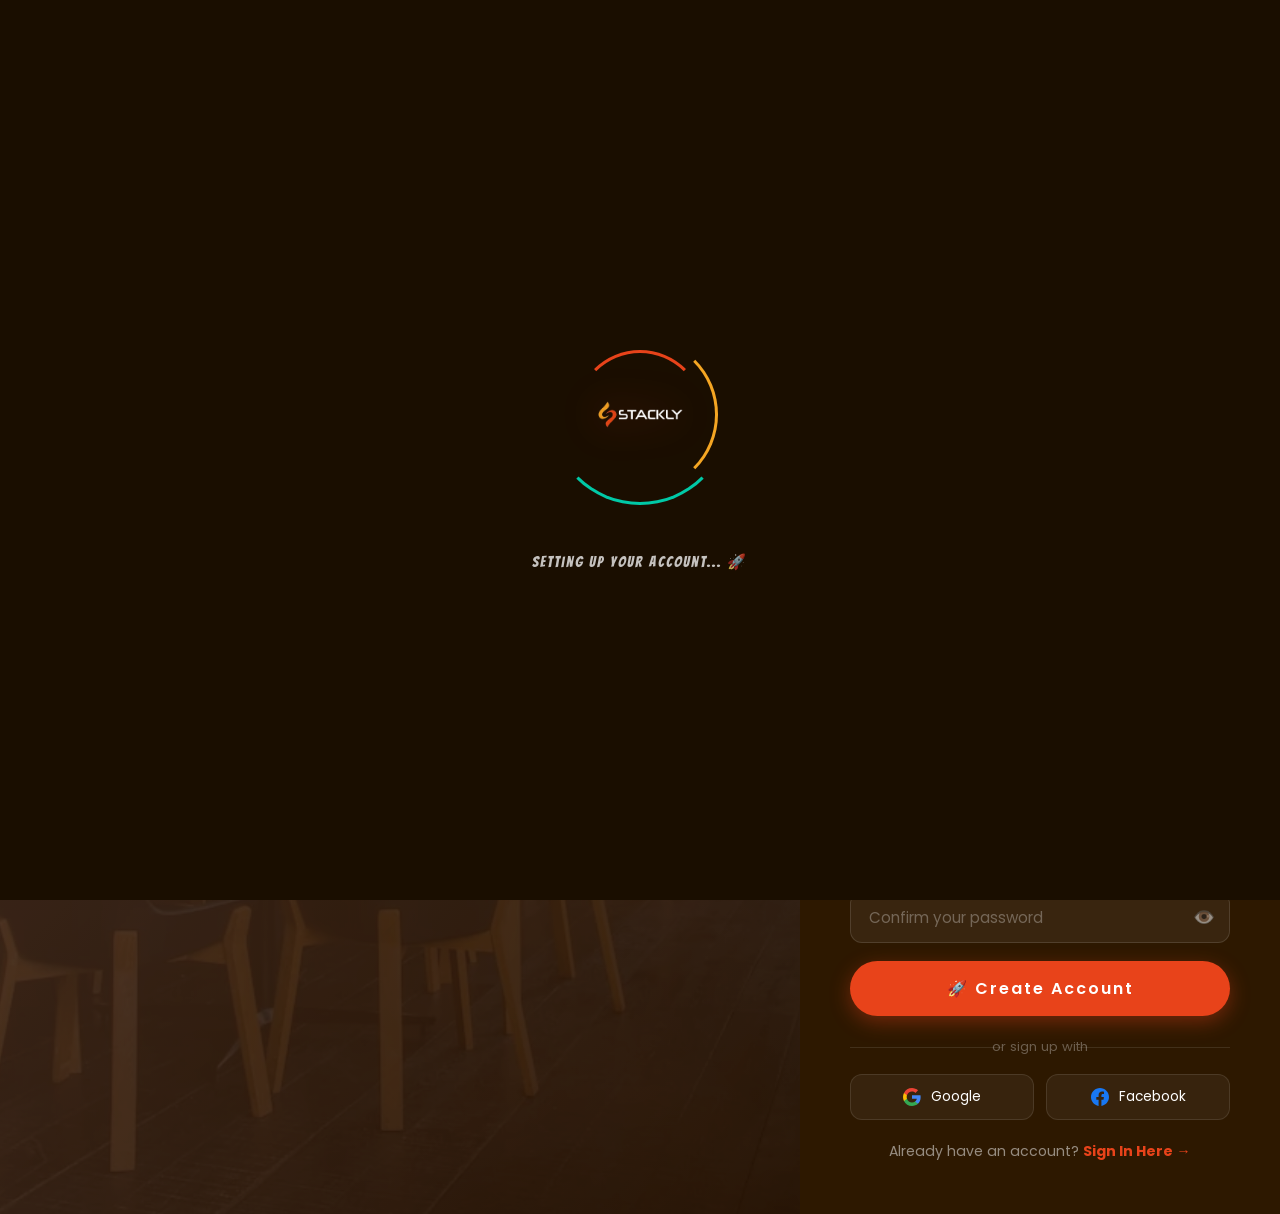
<file: signup.html>
<!DOCTYPE html>
<html lang="en">
<head>
  <meta charset="UTF-8">
  <meta name="viewport" content="width=device-width, initial-scale=1.0, maximum-scale=1">
  <link rel="icon" href="assets/top-logo.webp" type="image/webp">
  <link rel="apple-touch-icon" href="assets/top-logo.webp">
  <title>Sign Up — Stackly Restaurant</title>
  <link rel="stylesheet" href="./style.css">
  <style>
    * { margin: 0; padding: 0; box-sizing: border-box; }
    
    .auth-page {
      min-height: 100vh;
      display: flex;
      align-items: stretch;
      background: var(--dark);
      font-family: var(--font-body);
    }
    
    
    .auth-visual {
      flex: 1;
      background: linear-gradient(135deg, rgba(107, 79, 68, 0.85), rgba(45,21,0,0.9)),
                  url('assets/images/photo-1517248135467-4c7edcad34c4.webp') center/cover;
      display: flex;
      flex-direction: column;
      align-items: center;
      justify-content: center;
      padding: 40px;
      text-align: center;
      position: relative;
      overflow: hidden;
    }
    .auth-visual::before {
      content: '';
      position: absolute;
      inset: 0;
      background: rgba(26,10,0,0.3);
    }
    .auth-visual-content {
      position: relative;
      z-index: 1;
    }
    .auth-visual-emoji {
      font-size: 5rem;
      margin-bottom: 20px;
      display: block;
      animation: heroFloat 3s ease-in-out infinite;
    }
    @keyframes heroFloat {
      0%,100% { transform: translateY(0) rotate(-3deg); }
      50% { transform: translateY(-15px) rotate(3deg); }
    }
    .auth-visual-title {
      font-family: var(--font-display);
      font-size: clamp(2rem, 4vw, 3.5rem);
      color: white;
      letter-spacing: 4px;
      text-shadow: 3px 3px 0 rgba(0,0,0,0.3);
      margin-bottom: 12px;
    }
    .auth-visual-sub {
      color: rgba(255,255,255,0.8);
      font-size: 1rem;
      line-height: 1.7;
      max-width: 400px;
    }
    .auth-visual-stats {
      display: flex;
      gap: 30px;
      margin-top: 40px;
      justify-content: center;
    }
    .auth-visual-stat {
      text-align: center;
    }
    .auth-visual-stat-num {
      font-family: var(--font-display);
      font-size: 2rem;
      color: var(--secondary);
    }
    .auth-visual-stat-label {
      font-size: 0.8rem;
      color: rgba(255,255,255,0.6);
      text-transform: uppercase;
      letter-spacing: 1px;
    }
    
    
    .auth-form-side {
      width: min(480px, 100%);
      display: flex;
      flex-direction: column;
      justify-content: center;
      padding: clamp(30px, 5vw, 50px);
      background: var(--dark2);
      overflow-y: auto;
      position: relative;
    }
    
    .auth-logo {
      margin-bottom: 25px;
      display: flex;
      align-items: center;
      gap: 10px;
    }
    .auth-logo img {
      height: 42px;
      width: auto;
    }
    .auth-logo-text {
      font-family: var(--font-display);
      font-size: 2rem;
      color: var(--primary);
      letter-spacing: 3px;
      text-shadow: 2px 2px 0 var(--secondary);
    }
    
    .auth-title {
      font-family: var(--font-display);
      font-size: 2rem;
      color: white;
      letter-spacing: 3px;
      margin-bottom: 6px;
    }
    .auth-sub {
      color: rgba(255,255,255,0.55);
      font-size: 0.9rem;
      margin-bottom: 30px;
    }
    
    .auth-form-group {
      margin-bottom: 18px;
    }
    .auth-form-group label {
      display: block;
      color: rgba(255,255,255,0.7);
      font-family: var(--font-heading);
      font-size: 0.82rem;
      letter-spacing: 1px;
      text-transform: uppercase;
      margin-bottom: 8px;
    }
    .auth-form-group label .req {
      color: var(--primary);
    }
    .auth-input {
      width: 100%;
      background: rgba(255,255,255,0.06);
      border: 1.5px solid rgba(255,255,255,0.12);
      border-radius: var(--radius-sm);
      padding: 13px 18px;
      color: white;
      font-family: var(--font-body);
      font-size: 0.95rem;
      transition: var(--transition);
    }
    .auth-input::placeholder {
      color: rgba(255,255,255,0.3);
    }
    .auth-input:focus {
      border-color: var(--primary);
      background: rgba(255,69,0,0.07);
      box-shadow: 0 0 0 3px rgba(255,69,0,0.15);
    }
    .auth-input.error {
      border-color: #ff4444;
      box-shadow: 0 0 0 3px rgba(255,68,68,0.15);
    }
    .auth-input.success {
      border-color: #00C9A7;
      box-shadow: 0 0 0 3px rgba(0,201,167,0.15);
    }
    .auth-error-msg {
      color: #ff4444;
      font-size: 0.78rem;
      margin-top: 5px;
      display: none;
    }
    .auth-error-msg.show {
      display: block;
    }
    .password-wrapper {
      position: relative;
    }
    .password-toggle {
      position: absolute;
      right: 15px;
      top: 50%;
      transform: translateY(-50%);
      background: none;
      border: none;
      color: rgba(255,255,255,0.5);
      cursor: pointer;
      font-size: 1.1rem;
      z-index: 10;
      line-height: 1;
    }
    .password-wrapper .auth-input {
      padding-right: 45px;
    }
    .auth-input::-ms-reveal {
      display: none;
    }
    
    
    .role-select {
      display: flex;
      gap: 12px;
      margin-bottom: 18px;
    }
    .role-option {
      flex: 1;
      position: relative;
      display: flex;
    }
    .role-option input {
      position: absolute;
      opacity: 0;
      cursor: pointer;
    }
    .role-option label {
      width: 100%;
      display: flex;
      flex-direction: column;
      align-items: center;
      justify-content: center;
      gap: 6px;
      padding: 15px 10px;
      background: rgba(255,255,255,0.05);
      border: 2px solid rgba(255,255,255,0.1);
      border-radius: var(--radius-sm);
      cursor: pointer;
      transition: var(--transition);
      text-align: center;
    }
    .role-option label:hover {
      border-color: rgba(255,69,0,0.4);
    }
    .role-option input:checked + label {
      border-color: var(--primary);
      background: rgba(255,69,0,0.1);
    }
    .role-option .role-emoji {
      font-size: 1.8rem;
    }
    .role-option .role-name {
      font-family: var(--font-heading);
      font-size: 0.85rem;
      color: white;
      letter-spacing: 1px;
    }
    .role-option .role-desc {
      font-size: 0.7rem;
      color: rgba(255,255,255,0.5);
    }
    
    .auth-submit {
      width: 100%;
      padding: 15px;
      font-size: 1rem;
      letter-spacing: 2px;
      margin-bottom: 20px;
      margin-top: 10px;
      display: flex;
      justify-content: center;
      align-items: center;
      text-align: center;
    }
    
    .auth-social-btns {
      display: flex;
      gap: 12px;
      margin-bottom: 20px;
    }
    .btn-social {
      flex: 1;
      display: flex;
      align-items: center;
      justify-content: center;
      gap: 10px;
      padding: 12px;
      background: rgba(255,255,255,0.05);
      border: 1.5px solid rgba(255,255,255,0.1);
      border-radius: var(--radius-sm);
      color: white;
      font-family: var(--font-heading);
      font-size: 0.85rem;
      cursor: pointer;
      transition: var(--transition);
    }
    .btn-social:hover { background: rgba(255,255,255,0.1); border-color: var(--primary); }

    .auth-divider {
      text-align: center;
      color: rgba(255,255,255,0.3);
      font-size: 0.82rem;
      margin: 16px 0;
      position: relative;
    }
    .auth-divider::before, .auth-divider::after {
      content: '';
      position: absolute;
      top: 50%;
      width: 40%;
      height: 1px;
      background: rgba(255,255,255,0.1);
    }
    .auth-divider::before { left: 0; }
    .auth-divider::after { right: 0; }
    
    .auth-switch {
      text-align: center;
      color: rgba(255,255,255,0.5);
      font-size: 0.88rem;
      margin-top: 10px;
    }
    .auth-switch a {
      color: var(--primary);
      font-weight: 700;
      text-decoration: none;
      transition: var(--transition);
    }
    .auth-switch a:hover {
      color: var(--secondary);
    }
    
    
    .signup-success {
      display: none;
      text-align: center;
      padding: 40px 20px;
    }
    .signup-success-emoji {
      font-size: 4rem;
      display: block;
      margin-bottom: 15px;
      animation: bounceIn 0.6s ease;
    }
    @keyframes bounceIn {
      0% { transform: scale(0); }
      50% { transform: scale(1.2); }
      100% { transform: scale(1); }
    }
    .signup-success h3 {
      font-family: var(--font-display);
      font-size: 1.8rem;
      color: white;
      letter-spacing: 2px;
      margin-bottom: 10px;
    }
    .signup-success p {
      color: rgba(255,255,255,0.6);
      margin-bottom: 25px;
      line-height: 1.6;
    }
    
    
    .password-strength {
      height: 4px;
      background: rgba(255,255,255,0.1);
      border-radius: 2px;
      margin-top: 8px;
      overflow: hidden;
    }
    .password-strength-bar {
      height: 100%;
      width: 0;
      border-radius: 2px;
      transition: all 0.3s ease;
    }
    .strength-weak { width: 33%; background: #ff4444; }
    .strength-medium { width: 66%; background: var(--secondary); }
    .strength-strong { width: 100%; background: #00C9A7; }
    
    @media (max-width: 992px) {
      .auth-visual {
        display: none;
      }
      .auth-form-side {
        width: 100%;
        max-width: 480px;
        margin: 0 auto;
        min-height: 100vh;
        justify-content: flex-start;
        padding-top: 80px;
      }
    }
    @media (max-width: 600px) {
      .auth-form-side {
        padding: 70px 20px 30px;
      }
      .auth-title {
        font-size: 1.6rem;
      }
      .role-option label {
        padding: 12px 8px;
      }
      .role-option .role-emoji {
        font-size: 1.5rem;
      }
      .role-option .role-name {
        font-size: 0.75rem;
      }
    }
  </style>
</head>
<body>


<div id="page-loader">
  <div class="loader-visual-wrap">
    <div class="loader-circles">
      <span></span><span></span><span></span>
    </div>
    <img src="assets/logo.webp" alt="Stackly" class="loader-logo-img">
  </div>
  <div class="loader-text">Setting up your account... 🚀</div>
</div>

<div class="auth-page">
  
  
  <div class="auth-visual">
    <div class="auth-visual-content">
      <span class="auth-visual-emoji">🍔</span>
      <h1 class="auth-visual-title">JOIN THE<br>STACKLY FAM!</h1>
      <p class="auth-visual-sub">Create your account and unlock exclusive deals, loyalty rewards, and priority reservations!</p>
      <div class="auth-visual-stats">
        <div class="auth-visual-stat">
          <div class="auth-visual-stat-num">5000+</div>
          <div class="auth-visual-stat-label">Happy Members</div>
        </div>
        <div class="auth-visual-stat">
          <div class="auth-visual-stat-num">20%</div>
          <div class="auth-visual-stat-label">Member Discount</div>
        </div>
        <div class="auth-visual-stat">
          <div class="auth-visual-stat-num">VIP</div>
          <div class="auth-visual-stat-label">Priority Booking</div>
        </div>
      </div>
    </div>
  </div>
  
  
  <div class="auth-form-side">
    
    
    <div style="display: flex; flex-direction: column; gap: 5px; margin-bottom: 25px;">
      <a href="index.html" class="auth-logo" style="margin-bottom: 0;">
        <img src="assets/logo.webp" alt="Stackly" onerror="this.style.display='none'">
        <span class="auth-logo-text" style="display:none;">STACKLY</span>
      </a>
      <a href="index.html" style="align-self: flex-end; color: var(--primary); text-decoration: none; font-size: 0.82rem; font-family: var(--font-heading); font-weight: 600; letter-spacing: 0.5px;">← Back to home</a>
    </div>
    
    
    <div id="signupFormContent">
      <h2 class="auth-title">Create Account</h2>
      <p class="auth-sub">Fill in your details to get started! 🎉</p>
      
      <form id="signupForm" onsubmit="handleSignup(event)">
        
        
        <div class="auth-form-group">
          <label>Full Name <span class="req">*</span></label>
          <input type="text" class="auth-input" id="signupName" placeholder="Your full name" required oninput="validateName(this)">
          <span class="auth-error-msg" id="nameError">Name should contain only alphabets and spaces!</span>
        </div>
        
        
        <div class="auth-form-group">
          <label>Email Address <span class="req">*</span></label>
          <input type="email" class="auth-input" id="signupEmail" placeholder="you@example.com" required oninput="validateEmail(this)">
          <span class="auth-error-msg" id="emailError">Please enter a valid email address!</span>
        </div>
        
        
        <div class="auth-form-group">
          <label>Phone Number <span class="req">*</span></label>
          <input type="tel" class="auth-input" id="signupPhone" placeholder="+91 XXXXX XXXXX" required oninput="validatePhone(this)">
          <span class="auth-error-msg" id="phoneError">Please enter a valid phone number!</span>
        </div>
        
        
        <div class="auth-form-group">
          <label>Select Role <span class="req">*</span></label>
          <div class="role-select">
            <div class="role-option">
              <input type="radio" name="role" id="roleGuest" value="guest" checked>
              <label for="roleGuest">
                <span class="role-emoji">👤</span>
                <span class="role-name">Guest</span>
                <span class="role-desc">Order & Reserve</span>
              </label>
            </div>
            <div class="role-option">
              <input type="radio" name="role" id="roleAdmin" value="admin">
              <label for="roleAdmin">
                <span class="role-emoji">👑</span>
                <span class="role-name">Admin</span>
                <span class="role-desc">Manage Dashboard</span>
              </label>
            </div>
          </div>
        </div>
        
        
        <div class="auth-form-group">
          <label>Password <span class="req">*</span></label>
          <div class="password-wrapper">
            <input type="password" class="auth-input" id="signupPassword" placeholder="Create a strong password" required oninput="checkPasswordStrength(this)">
            <button type="button" class="password-toggle" onclick="togglePassword('signupPassword', this)">👁️</button>
          </div>
          <div class="password-strength">
            <div class="password-strength-bar" id="strengthBar"></div>
          </div>
        </div>
        
        
        <div class="auth-form-group">
          <label>Confirm Password <span class="req">*</span></label>
          <div class="password-wrapper">
            <input type="password" class="auth-input" id="signupConfirm" placeholder="Confirm your password" required oninput="checkMatch(this)">
            <button type="button" class="password-toggle" onclick="togglePassword('signupConfirm', this)">👁️</button>
          </div>
          <span class="auth-error-msg" id="matchError">Passwords do not match!</span>
        </div>
        
        <button type="submit" class="btn btn-primary auth-submit wobble">🚀 Create Account</button>
        
      </form>
      
      <div class="auth-divider">or sign up with</div>

      <div class="auth-social-btns">
        <button type="button" class="btn-social" onclick="window.location.href='404.html'">
          <svg width="18" height="18" viewBox="0 0 18 18"><path d="M17.64 9.2c0-.637-.057-1.251-.164-1.84H9v3.481h4.844c-.209 1.125-.843 2.078-1.796 2.717v2.258h2.908c1.702-1.567 2.684-3.874 2.684-6.615z" fill="#4285f4"/><path d="M9 18c2.43 0 4.467-.806 5.956-2.184l-2.908-2.259c-.806.54-1.837.86-3.048.86-2.344 0-4.328-1.584-5.036-3.711H.957v2.332A8.997 8.997 0 0 0 9 18z" fill="#34a853"/><path d="M3.964 10.705c-.18-.54-.282-1.117-.282-1.705s.102-1.165.282-1.705V4.963H.957A8.996 8.996 0 0 0 0 9c0 1.452.348 2.827.957 4.037l3.007-2.332z" fill="#fbbc05"/><path d="M9 3.58c1.321 0 2.508.454 3.44 1.345l2.582-2.58C13.463.891 11.426 0 9 0A8.997 8.997 0 0 0 .957 4.963l3.007 2.332C4.672 5.164 6.656 3.58 9 3.58z" fill="#ea4335"/></svg>
          Google
        </button>
        <button type="button" class="btn-social" onclick="window.location.href='404.html'">
          <svg width="18" height="18" viewBox="0 0 24 24" fill="#1877F2"><path d="M24 12.073c0-6.627-5.373-12-12-12s-12 5.373-12 12c0 5.99 4.388 10.954 10.125 11.854v-8.385H7.078v-3.469h3.047V9.43c0-3.007 1.792-4.669 4.533-4.669 1.312 0 2.686.235 2.686.235v2.953H15.83c-1.491 0-1.956.925-1.956 1.874v2.25h3.328l-.532 3.47h-2.796v8.385C19.612 23.027 24 18.062 24 12.073z"/></svg>
          Facebook
        </button>
      </div>
      
      <div class="auth-switch">
        Already have an account? <a href="signin.html">Sign In Here →</a>
      </div>
    </div>
    
    
    <div class="signup-success" id="signupSuccess">
      <span class="signup-success-emoji">🎉</span>
      <h3>Account Created!</h3>
      <p>Welcome to the Stackly family! Your account has been created successfully. Redirecting you to sign in...</p>
      <a href="signin.html" class="btn btn-primary">Sign In Now →</a>
    </div>
    
  </div>
</div>

<script>

window.addEventListener('load', () => {
  setTimeout(() => document.getElementById('page-loader').classList.add('loaded'), 1500);
});


function validateName(input) {
  
  input.value = input.value.replace(/[^a-zA-Z\s]/g, '');
  
  const name = input.value.trim();
  const errorEl = document.getElementById('nameError');
  
  if (name.length > 0 && name.length < 2) {
    input.classList.add('error');
    input.classList.remove('success');
    errorEl.classList.add('show');
  } else if (name.length >= 2) {
    input.classList.remove('error');
    input.classList.add('success');
    errorEl.classList.remove('show');
  } else {
    input.classList.remove('error', 'success');
    errorEl.classList.remove('show');
  }
}

function validateEmail(input) {
  const emailRegex = /^[^\s@]+@[^\s@]+\.[^\s@]+$/;
  const errorEl = document.getElementById('emailError');
  
  if (input.value && !emailRegex.test(input.value)) {
    input.classList.add('error');
    input.classList.remove('success');
    errorEl.classList.add('show');
  } else if (emailRegex.test(input.value)) {
    input.classList.remove('error');
    input.classList.add('success');
    errorEl.classList.remove('show');
  } else {
    input.classList.remove('error', 'success');
    errorEl.classList.remove('show');
  }
}

function validatePhone(input) {
  
  input.value = input.value.replace(/[^0-9+\-\s]/g, '');
  
  const phone = input.value.replace(/[^0-9]/g, '');
  const errorEl = document.getElementById('phoneError');
  
  if (input.value && phone.length < 10) {
    input.classList.add('error');
    input.classList.remove('success');
    errorEl.classList.add('show');
  } else if (phone.length >= 10) {
    input.classList.remove('error');
    input.classList.add('success');
    errorEl.classList.remove('show');
  } else {
    input.classList.remove('error', 'success');
    errorEl.classList.remove('show');
  }
}

function checkPasswordStrength(input) {
  const val = input.value;
  const bar = document.getElementById('strengthBar');
  
  bar.className = 'password-strength-bar';
  
  if (val.length === 0) return;
  
  let strength = 0;
  if (val.length >= 6) strength++;
  if (val.length >= 10) strength++;
  if (/[A-Z]/.test(val)) strength++;
  if (/[0-9]/.test(val)) strength++;
  if (/[^a-zA-Z0-9]/.test(val)) strength++;
  
  if (strength <= 2) {
    bar.classList.add('strength-weak');
  } else if (strength <= 4) {
    bar.classList.add('strength-medium');
  } else {
    bar.classList.add('strength-strong');
  }
}

function checkMatch(input) {
  const pass = document.getElementById('signupPassword').value;
  const errorEl = document.getElementById('matchError');
  
  if (input.value && input.value !== pass) {
    input.classList.add('error');
    input.classList.remove('success');
    errorEl.classList.add('show');
  } else if (input.value === pass && input.value !== '') {
    input.classList.remove('error');
    input.classList.add('success');
    errorEl.classList.remove('show');
  } else {
    input.classList.remove('error', 'success');
    errorEl.classList.remove('show');
  }
}

function togglePassword(inputId, btn) {
  const input = document.getElementById(inputId);
  if (input.type === 'password') {
    input.type = 'text';
    btn.textContent = '🙈';
  } else {
    input.type = 'password';
    btn.textContent = '👁️';
  }
}

function handleSignup(e) {
  e.preventDefault();
  
  const name = document.getElementById('signupName').value.trim();
  const email = document.getElementById('signupEmail').value.trim();
  const phone = document.getElementById('signupPhone').value.trim();
  const password = document.getElementById('signupPassword').value;
  const confirm = document.getElementById('signupConfirm').value;
  const role = document.querySelector('input[name="role"]:checked').value;
  
  
  if (!name || !email || !phone || !password || !confirm) {
    showToast('⚠️', 'Please fill all required fields!');
    return;
  }
  
  if (name.length < 2 || /[^a-zA-Z\s]/.test(name)) {
    showToast('⚠️', 'Please enter a valid name (alphabets only)!');
    document.getElementById('signupName').focus();
    return;
  }
  
  const emailRegex = /^[^\s@]+@[^\s@]+\.[^\s@]+$/;
  if (!emailRegex.test(email)) {
    showToast('⚠️', 'Please enter a valid email!');
    document.getElementById('signupEmail').focus();
    return;
  }
  
  const phoneDigits = phone.replace(/[^0-9]/g, '');
  if (phoneDigits.length < 10) {
    showToast('⚠️', 'Please enter a valid phone number!');
    document.getElementById('signupPhone').focus();
    return;
  }
  
  if (password.length < 6) {
    showToast('⚠️', 'Password must be at least 6 characters!');
    document.getElementById('signupPassword').focus();
    return;
  }
  
  if (password !== confirm) {
    showToast('⚠️', 'Passwords do not match!');
    document.getElementById('signupConfirm').focus();
    return;
  }
  
  
  const userData = {
    name: name,
    email: email,
    phone: phone,
    role: role,
    password: password, 
    createdAt: new Date().toISOString()
  };
  
  
  let users = JSON.parse(localStorage.getItem('stacklyUsers') || '[]');
  
  
  const existingUser = users.find(u => u.email === email);
  if (existingUser) {
    showToast('⚠️', 'An account with this email already exists!');
    return;
  }
  
  users.push(userData);
  localStorage.setItem('stacklyUsers', JSON.stringify(users));
  
  
  document.getElementById('signupFormContent').style.display = 'none';
  document.getElementById('signupSuccess').style.display = 'block';
  
  showToast('🎉', 'Account created successfully!');
  
  
  setTimeout(() => {
    window.location.href = 'signin.html';
  }, 3000);
}


function showToast(emoji, msg) {
  
  let toast = document.getElementById('authToast');
  if (!toast) {
    toast = document.createElement('div');
    toast.id = 'authToast';
    toast.style.cssText = 'position:fixed;bottom:30px;left:50%;transform:translateX(-50%) translateY(20px);background:var(--dark2);border:2px solid var(--primary);border-radius:12px;padding:14px 22px;color:white;font-family:var(--font-heading);font-size:0.9rem;z-index:99999;opacity:0;transition:all 0.4s ease;text-align:center;max-width:90%;';
    document.body.appendChild(toast);
  }
  
  toast.innerHTML = `<span style="font-size:1.5rem;display:block;margin-bottom:5px;">${emoji}</span>${msg}`;
  toast.style.opacity = '1';
  toast.style.transform = 'translateX(-50%) translateY(0)';
  
  setTimeout(() => {
    toast.style.opacity = '0';
    toast.style.transform = 'translateX(-50%) translateY(20px)';
  }, 3000);
}
</script>

</body>
</html>
</file>
<file: style.css>
@import url('https://fonts.googleapis.com/css2?family=Playfair+Display:wght@700;900&family=Poppins:wght@300;400;500;600;700;800&family=Bangers&family=Nunito:wght@400;600;700;800&display=swap');


:root {
  --primary:        #E8431A;
  --primary-dark:   #c43510;
  --primary-light:  rgba(232,67,26,0.12);
  --secondary:      #F5A623;
  --secondary-dark: #d4890e;
  --accent:         #FF6B35;
  --accent2:        #00C9A7;
  --dark:           #1A0E00;
  --dark2:          #2D1800;
  --dark3:          #3d2200;
  --mid:            #5a3200;
  --light:          #FDF8F4;
  --lighter:        #FFFFFF;
  --text:           #2D1800;
  --text-muted:     #6B5040;
  --border:         rgba(232,67,26,0.18);
  --border-light:   rgba(232,67,26,0.08);
  --shadow-sm:      0 4px 16px rgba(232,67,26,0.10);
  --shadow:         0 8px 32px rgba(232,67,26,0.16);
  --shadow-lg:      0 20px 60px rgba(232,67,26,0.22);
  --radius-xs:      6px;
  --radius-sm:      12px;
  --radius:         18px;
  --radius-lg:      28px;
  --radius-xl:      50px;
  --font-display:   'Playfair Display', serif;
  --font-heading:   'Poppins', sans-serif;
  --font-body:      'Poppins', sans-serif;
  --font-accent:    'Bangers', cursive;
  --nav-h:          76px;
  --section-pad:    clamp(40px, 6vw, 70px);
  --transition:     all 0.35s cubic-bezier(0.4, 0, 0.2, 1);
  --bounce:         cubic-bezier(0.68, -0.55, 0.265, 1.55);
}


*, *::before, *::after { box-sizing: border-box; margin: 0; padding: 0; }

html {
  scroll-behavior: smooth;
  overflow-x: hidden;
  font-size: 16px;
}

body {
  font-family: var(--font-body);
  background: var(--light);
  color: var(--text);
  overflow-x: hidden;
  line-height: 1.7;
  -webkit-font-smoothing: antialiased;
}

body.no-scroll { overflow: hidden !important; height: 100vh !important; }
img { max-width: 100%; height: auto; display: block; }
a  { text-decoration: none; color: inherit; }
ul, ol { list-style: none; }
button, input, select, textarea { font-family: inherit; }
input, select, textarea { outline: none; }


::-webkit-scrollbar { width: 6px; }
::-webkit-scrollbar-track { background: var(--dark); }
::-webkit-scrollbar-thumb { background: var(--primary); border-radius: 3px; }
::-webkit-scrollbar-thumb:hover { background: var(--accent); }


::selection { background: var(--primary); color: white; }


#page-loader {
  position: fixed;
  inset: 0;
  background: var(--dark);
  z-index: 99999;
  display: flex;
  flex-direction: column;
  align-items: center;
  justify-content: center;
  gap: 45px;
  transition: opacity 0.6s ease, visibility 0.6s ease;
}
#page-loader.loaded { opacity: 0; visibility: hidden; pointer-events: none; }

.loader-visual-wrap {
  position: relative;
  width: 180px;
  height: 180px;
  display: flex;
  align-items: center;
  justify-content: center;
}

.loader-logo-img {
  width: 85px;
  height: auto;
  z-index: 5;
  filter: drop-shadow(0 0 20px rgba(232, 67, 26, 0.4));
  animation: loaderPulse 1s ease-in-out infinite alternate;
}

.loader-circles {
  position: absolute;
  inset: 0;
  display: flex;
  align-items: center;
  justify-content: center;
}

.loader-circles span {
  position: absolute;
  border-radius: 50%;
  border: 3px solid transparent;
  animation: spin linear infinite;
}

.loader-circles span:nth-child(1) { width: 130px; height: 130px; border-top-color: var(--primary); animation-duration: 1.5s; }
.loader-circles span:nth-child(2) { width: 155px; height: 155px; border-right-color: var(--secondary); animation-duration: 2s; animation-direction: reverse; }
.loader-circles span:nth-child(3) { width: 180px; height: 180px; border-bottom-color: var(--accent2); animation-duration: 3s; }

.loader-fork {
  width: 48px;
  height: 48px;
  border: 3px solid var(--primary);
  border-top-color: transparent;
  border-radius: 50%;
  animation: spin 0.9s linear infinite;
}

.loader-text {
  font-family: var(--font-accent);
  font-size: 0.95rem;
  color: rgba(255,255,255,0.75);
  letter-spacing: 2px;
  animation: fadeInOut 2s ease-in-out infinite;
}

@keyframes loaderPulse {
  from { transform: scale(1);    filter: drop-shadow(0 0 10px var(--primary)); }
  to   { transform: scale(1.08); filter: drop-shadow(0 0 25px var(--primary)); }
}
@keyframes loaderBounce {
  from { transform: translateY(0) scale(1); }
  to   { transform: translateY(-14px) scale(1.2); }
}
@keyframes fadeInOut {
  0%,100% { opacity: 0.35; }
  50%     { opacity: 1; }
}
@keyframes spin {
  to { transform: rotate(360deg); }
}


.cursor {
  position: fixed;
  width: 10px;
  height: 10px;
  background: var(--primary);
  border-radius: 50%;
  pointer-events: none;
  z-index: 99998;
  transition: transform 0.15s ease, background 0.2s ease;
}
.cursor-ring {
  position: fixed;
  width: 34px;
  height: 34px;
  border: 2px solid var(--primary);
  border-radius: 50%;
  pointer-events: none;
  z-index: 99997;
  transition: transform 0.35s ease, width 0.3s ease, height 0.3s ease, border-color 0.2s ease;
  transform: translate(-12px, -12px);
}
.cursor.hovered          { transform: scale(3); background: var(--secondary); }
.cursor-ring.hovered     { width: 52px; height: 52px; border-color: var(--secondary); transform: translate(-20px, -20px); }


#navbar {
  position: fixed;
  top: 0; left: 0; right: 0;
  height: var(--nav-h);
  z-index: 1100;
  display: flex;
  align-items: center;
  justify-content: space-between;
  padding: 0 clamp(1.2rem, 4vw, 3rem);
  background: rgba(26, 14, 0, 0.95);
  backdrop-filter: blur(20px);
  -webkit-backdrop-filter: blur(20px);
  border-bottom: 1px solid rgba(232,67,26,0.25);
  transition: var(--transition);
}
#navbar.scrolled {
  background: rgba(26, 14, 0, 0.99);
  box-shadow: 0 4px 30px rgba(232,67,26,0.25);
}


.nav-logo {
  display: flex;
  align-items: center;
  gap: 10px;
  flex-shrink: 0;
}
.nav-logo img {
  height: 46px;
  width: auto;
  filter: drop-shadow(0 0 8px rgba(232,67,26,0.5));
  transition: var(--transition);
}
.nav-logo:hover img {
  transform: rotate(-4deg) scale(1.08);
  filter: drop-shadow(0 0 18px rgba(245,166,35,0.8));
}
.logo-text {
  font-family: var(--font-accent);
  font-size: 2rem;
  color: var(--primary);
  letter-spacing: 4px;
  line-height: 1;
  text-shadow: 2px 2px 0 var(--secondary);
}
.nav-logo:hover .logo-text { color: var(--secondary); text-shadow: 2px 2px 0 var(--primary); }


.nav-links {
  display: flex;
  align-items: center;
  gap: clamp(0.6rem, 2vw, 1.6rem);
}
.nav-links a {
  color: rgba(255,255,255,0.82);
  font-family: var(--font-heading);
  font-size: 0.88rem;
  font-weight: 500;
  letter-spacing: 0.5px;
  position: relative;
  padding: 4px 0;
  transition: var(--transition);
  white-space: nowrap;
}
.nav-links a::after {
  content: '';
  position: absolute;
  bottom: -2px;
  left: 0;
  width: 0;
  height: 2px;
  background: var(--primary);
  transition: width 0.3s ease;
  border-radius: 2px;
}
.nav-links a:hover         { color: var(--secondary); }
.nav-links a:hover::after  { width: 100%; }
.nav-links a.active        { color: var(--primary); }
.nav-links a.active::after { width: 100%; }

.nav-cta-group { display: flex; align-items: center; gap: 10px; }

.btn-nav-login {
  color: var(--secondary) !important;
  border: 1.5px solid var(--secondary) !important;
  padding: 7px 18px !important;
  border-radius: var(--radius-xl) !important;
  font-size: 0.83rem !important;
  font-weight: 600 !important;
  transition: var(--transition) !important;
}
.btn-nav-login:hover {
  background: var(--secondary) !important;
  color: var(--dark) !important;
}
.btn-nav-login::after { display: none !important; }

.btn-nav-start {
  background: var(--primary) !important;
  color: white !important;
  padding: 8px 22px !important;
  border-radius: var(--radius-xl) !important;
  font-size: 0.83rem !important;
  font-weight: 700 !important;
  transition: var(--transition) !important;
  box-shadow: 0 4px 14px rgba(232,67,26,0.4) !important;
}
.btn-nav-start:hover {
  background: var(--secondary) !important;
  color: var(--dark) !important;
  transform: translateY(-2px) !important;
  box-shadow: 0 8px 24px rgba(245,166,35,0.4) !important;
}
.btn-nav-start::after { display: none !important; }


.hamburger {
  display: none;
  flex-direction: column;
  gap: 5px;
  cursor: pointer;
  padding: 8px;
  z-index: 1002;
  background: none;
  border: none;
}
.hamburger span {
  width: 26px;
  height: 3px;
  background: var(--secondary);
  border-radius: 3px;
  transition: var(--transition);
  display: block;
}
.hamburger.open span:nth-child(1) { transform: translateY(8px) rotate(45deg); }
.hamburger.open span:nth-child(2) { opacity: 0; transform: scaleX(0); }
.hamburger.open span:nth-child(3) { transform: translateY(-8px) rotate(-45deg); }


.mobile-menu {
  position: fixed;
  inset: 0;
  background: var(--dark);
  z-index: 1050;
  display: flex;
  flex-direction: column;
  align-items: center;
  justify-content: flex-start;
  padding: var(--nav-h) 20px 40px;
  gap: 0;
  transform: translateX(100%);
  transition: transform 0.45s cubic-bezier(0.77, 0, 0.175, 1);
  overflow-y: auto;
  overscroll-behavior: contain;
}
.mobile-menu.open { transform: translateX(0); }
.mobile-menu::before {
  content: '';
  position: absolute;
  inset: 0;
  background: radial-gradient(circle at 30% 50%, rgba(232,67,26,0.12) 0%, transparent 60%),
              radial-gradient(circle at 70% 60%, rgba(245,166,35,0.06) 0%, transparent 60%);
}
.mobile-menu-links {
  display: flex;
  flex-direction: column;
  align-items: center;
  gap: 4px;
  width: 100%;
  padding: 20px 0;
  position: relative;
  z-index: 1;
}
.mobile-menu-links a {
  font-family: var(--font-accent);
  font-size: clamp(1.6rem, 7vw, 2.2rem);
  color: rgba(255,255,255,0.85);
  letter-spacing: 4px;
  text-align: center;
  width: 100%;
  padding: 10px 40px;
  transition: var(--transition);
}
.mobile-menu-links a:hover { color: var(--primary); transform: scale(1.04); }
.mobile-menu-btns {
  display: flex;
  gap: 14px;
  margin-top: 24px;
  position: relative;
  z-index: 1;
  flex-wrap: wrap;
  justify-content: center;
  padding: 0 20px;
  width: 100%;
}

@media (min-width: 993px) {
  .mobile-menu {
    display: none;
    transform: translateX(100%) !important;
  }

  body.no-scroll {
    height: auto !important;
    overflow-x: hidden !important;
    overflow-y: auto !important;
  }
}


.btn {
  display: inline-flex;
  align-items: center;
  gap: 8px;
  padding: 14px 34px;
  border-radius: var(--radius-xl);
  font-family: var(--font-heading);
  font-size: 0.92rem;
  font-weight: 600;
  letter-spacing: 0.5px;
  cursor: pointer;
  border: none;
  transition: var(--transition);
  position: relative;
  overflow: hidden;
  white-space: nowrap;
}
.btn::before {
  content: '';
  position: absolute;
  inset: 0;
  background: rgba(255,255,255,0.14);
  transform: translateX(-110%) skewX(-18deg);
  transition: transform 0.45s ease;
}
.btn:hover::before { transform: translateX(110%) skewX(-18deg); }

.btn-primary  { background: var(--primary);   color: white;       box-shadow: 0 6px 20px rgba(232,67,26,0.38); }
.btn-primary:hover  { background: var(--primary-dark); transform: translateY(-3px); box-shadow: 0 12px 30px rgba(232,67,26,0.46); }

.btn-secondary { background: var(--secondary); color: var(--dark); box-shadow: 0 6px 20px rgba(245,166,35,0.35); }
.btn-secondary:hover { background: var(--secondary-dark); transform: translateY(-3px); box-shadow: 0 12px 30px rgba(245,166,35,0.45); }

.btn-outline { background: transparent; color: white; border: 2px solid rgba(255,255,255,0.7); }
.btn-outline:hover { background: white; color: var(--primary); transform: translateY(-3px); border-color: white; }

.btn-dark { background: var(--dark); color: white; box-shadow: 0 6px 20px rgba(0,0,0,0.3); }
.btn-dark:hover  { background: var(--dark2); transform: translateY(-3px); }

.btn-ghost { background: rgba(255,255,255,0.08); color: white; border: 1px solid rgba(255,255,255,0.18); }
.btn-ghost:hover { background: rgba(255,255,255,0.18); transform: translateY(-2px); }

.btn-lg  { padding: 18px 46px; font-size: 1rem; }
.btn-sm  { padding: 9px 22px;  font-size: 0.82rem; }
.btn-icon { padding: 12px 28px; gap: 10px; }


.wobble:hover { animation: wobbleAnim 0.5s ease; }
@keyframes wobbleAnim {
  0%,100% { transform: rotate(0deg); }
  25%      { transform: rotate(-4deg) scale(1.04); }
  75%      { transform: rotate(4deg)  scale(1.04); }
}


.section { padding: var(--section-pad) 0; position: relative; }
.section-inner { max-width: 1200px; margin: 0 auto; padding: 0 clamp(1.2rem, 4vw, 2.5rem); }

.section-badge {
  display: inline-flex;
  align-items: center;
  gap: 8px;
  background: var(--primary-light);
  border: 1px solid var(--border);
  color: var(--primary);
  font-family: var(--font-heading);
  font-size: 0.75rem;
  font-weight: 700;
  letter-spacing: 2.5px;
  text-transform: uppercase;
  padding: 6px 18px;
  border-radius: var(--radius-xl);
  margin-bottom: 16px;
}
.section-badge svg { width: 14px; height: 14px; flex-shrink: 0; }

.section-title {
  font-family: var(--font-display);
  font-size: clamp(1.6rem, 4vw, 2.4rem);
  font-weight: 900;
  letter-spacing: -0.5px;
  line-height: 1.15;
  color: var(--dark);
  margin-bottom: 18px;
}
.section-title span { color: var(--primary); }
.section-subtitle {
  font-size: clamp(0.82rem, 1.6vw, 0.95rem);
  color: var(--text-muted);
  max-width: 560px;
  line-height: 1.75;
  font-weight: 400;
}
.section-header { text-align: center; margin-bottom: clamp(48px, 7vw, 72px); }
.section-header .section-subtitle { margin: 0 auto; }


.reveal       { opacity: 0; transform: translateY(40px); transition: opacity 0.75s ease, transform 0.75s ease; }
.reveal-left  { opacity: 0; transform: translateX(-40px); transition: opacity 0.75s ease, transform 0.75s ease; }
.reveal-right { opacity: 0; transform: translateX(40px);  transition: opacity 0.75s ease, transform 0.75s ease; }
.reveal-scale { opacity: 0; transform: scale(0.88); transition: opacity 0.65s ease, transform 0.65s var(--bounce); }

.reveal.visible, .reveal-left.visible, .reveal-right.visible, .reveal-scale.visible {
  opacity: 1; transform: none;
}
.delay-1 { transition-delay: 0.10s; }
.delay-2 { transition-delay: 0.20s; }
.delay-3 { transition-delay: 0.30s; }
.delay-4 { transition-delay: 0.40s; }
.delay-5 { transition-delay: 0.50s; }


#hero {
  min-height: 100vh; 
  position: relative;
  display: flex;
  align-items: center;
  overflow: hidden;
  padding-top: var(--nav-h);
  background: var(--dark);
}
.hero-video {
  position: absolute;
  top: 0; left: 0;
  width: 100%; height: 100%;
  object-fit: cover;
  opacity: 0.6; 
  z-index: 0;
}
.hero-bg {
  position: absolute;
  inset: 0;
  background: linear-gradient(135deg, var(--dark) 0%, #2d0c00 45%, #180800 100%);
  z-index: 0;
}
.hero-bg::before {
  content: '';
  position: absolute;
  inset: 0;
  background: radial-gradient(ellipse at 65% 50%, rgba(232,67,26,0.18) 0%, transparent 60%),
              radial-gradient(ellipse at 20% 80%, rgba(245,166,35,0.08) 0%, transparent 50%);
}
.hero-pattern {
  position: absolute;
  inset: 0;
  opacity: 0.03;
  background-image: repeating-linear-gradient(
    45deg,
    var(--primary) 0px, var(--primary) 1.5px,
    transparent 1.5px, transparent 36px
  );
  z-index: 0;
}
.hero-content {
  position: relative;
  z-index: 2;
  max-width: 1200px;
  margin: 0 auto;
  padding: 40px clamp(1.2rem, 4vw, 2.5rem) 100px; 
  display: flex;
  flex-direction: column;
  align-items: center;
  text-align: center;
  width: 100%;
}
.hero-badge {
  display: inline-flex;
  align-items: center;
  gap: 8px;
  background: rgba(245,166,35,0.12);
  border: 1px solid rgba(245,166,35,0.35);
  color: var(--secondary);
  font-family: var(--font-heading);
  font-size: 0.78rem;
  font-weight: 700;
  letter-spacing: 2.5px;
  text-transform: uppercase;
  padding: 7px 18px;
  border-radius: var(--radius-xl);
  margin-bottom: 22px;
  animation: badgePulse 2.5s ease infinite;
}
.hero-badge svg { width: 14px; height: 14px; }
@keyframes badgePulse {
  0%,100% { box-shadow: 0 0 0 0 rgba(245,166,35,0.28); }
  50%     { box-shadow: 0 0 0 8px rgba(245,166,35,0); }
}
.hero-title {
  font-family: var(--font-accent);
  font-size: clamp(1.8rem, 7vw, 4rem);
  color: white;
  line-height: 1.02;
  letter-spacing: 3px;
  margin-bottom: 24px;
  min-height: 1.2em;
  text-shadow: 3px 3px 0 rgba(232,67,26,0.25);
}


.typing-container {
  display: flex;
  justify-content: center;
  width: 100%;
  margin-bottom: 20px;
}

.typewriter-cursor {
  display: inline-block;
  width: 4px;
  height: 1em;
  background-color: var(--secondary);
  margin-left: 5px;
  vertical-align: middle;
  animation: blink-caret 0.75s step-end infinite;
}

@keyframes blink-caret {
  from, to { opacity: 0 }
  50% { opacity: 1; }
}
.hero-subtitle {
  font-size: 0.9rem;
  color: rgba(255,255,255,0.72);
  max-width: 470px;
  line-height: 1.85;
  margin: 0 auto 36px;
  font-weight: 400;
}
.hero-btns { display: flex; gap: 14px; flex-wrap: wrap; align-items: center; justify-content: center; }
.hero-stats { display: flex; gap: 32px; margin-top: 50px; flex-wrap: wrap; }
.hero-stat-num {
  font-family: var(--font-accent);
  font-size: 2.5rem;
  color: var(--secondary);
  line-height: 1;
  letter-spacing: 2px;
}
.hero-stat-label {
  font-size: 0.72rem;
  color: rgba(255,255,255,0.5);
  text-transform: uppercase;
  letter-spacing: 2px;
  margin-top: 2px;
}


.hero-visual {
  position: relative;
  display: flex;
  align-items: center;
  justify-content: center;
}
.hero-plate-ring {
  width: clamp(280px, 38vw, 460px);
  height: clamp(280px, 38vw, 460px);
  border-radius: 50%;
  background: radial-gradient(circle, rgba(232,67,26,0.18) 0%, rgba(232,67,26,0.04) 55%, transparent 70%);
  border: 2px solid rgba(232,67,26,0.18);
  display: flex;
  align-items: center;
  justify-content: center;
  position: relative;
  animation: ringPulse 3.5s ease-in-out infinite;
}
@keyframes ringPulse {
  0%,100% { transform: scale(1);    box-shadow: 0 0 0 0 rgba(232,67,26,0.15); }
  50%     { transform: scale(1.02); box-shadow: 0 0 0 20px rgba(232,67,26,0); }
}
.hero-emoji-main {
  font-size: clamp(8rem, 18vw, 13rem);
  animation: heroFloat 3.2s ease-in-out infinite;
  filter: drop-shadow(0 20px 40px rgba(232,67,26,0.35));
  line-height: 1;
}
@keyframes heroFloat {
  0%,100% { transform: translateY(0) rotate(-2deg); }
  50%     { transform: translateY(-18px) rotate(2deg); }
}

.hero-scroll {
  position: absolute;
  bottom: 15px; 
  left: 50%;
  transform: translateX(-50%);
  display: flex;
  flex-direction: column;
  align-items: center;
  gap: 8px;
  color: rgba(255,255,255,0.75); 
  font-size: 0.68rem;
  letter-spacing: 3px;
  text-transform: uppercase;
  font-family: var(--font-heading);
  animation: scrollBounce 2.2s ease infinite;
  z-index: 2;
  cursor: pointer;
  font-weight: 500;
}
.hero-scroll span {
  display: block;
  width: 2px;
  height: 38px;
  background: linear-gradient(to bottom, var(--primary), transparent);
  border-radius: 1px;
}
@keyframes scrollBounce {
  0%,100% { transform: translateX(-50%) translateY(0); }
  50%     { transform: translateX(-50%) translateY(8px); }
}


.ticker-wrap {
  background: var(--primary);
  padding: 13px 0;
  overflow: hidden;
  position: relative;
  z-index: 1;
}
.ticker-inner {
  display: flex;
  animation: tickerScroll 28s linear infinite;
  white-space: nowrap;
  width: max-content;
}
.ticker-inner:hover { animation-play-state: paused; }
.ticker-item {
  display: inline-flex;
  align-items: center;
  gap: 14px;
  font-family: var(--font-heading);
  font-size: 0.88rem;
  font-weight: 600;
  letter-spacing: 2px;
  text-transform: uppercase;
  color: white;
  padding: 0 32px;
}
.ticker-item .dot {
  width: 5px; height: 5px;
  background: var(--secondary);
  border-radius: 50%;
  display: inline-block;
  flex-shrink: 0;
}
@keyframes tickerScroll {
  from { transform: translateX(0); }
  to   { transform: translateX(-50%); }
}


.page-hero,
.about-hero-section,
.menu-hero,
.contact-hero,
.res-hero,
.blog-hero,
.auth-hero-section {
  min-height: 40vh;
  max-height: 68vh;
  background: var(--dark);
  background-size: cover;
  background-position: center;
  background-repeat: no-repeat;
  display: flex;
  align-items: center;
  justify-content: center;
  text-align: center;
  padding: calc(var(--nav-h) + 40px) clamp(1.2rem, 4vw, 2.5rem) 60px;
  position: relative;
  overflow: hidden;
}

.about-hero-section::after, .menu-hero::after, .contact-hero::after, 
.res-hero::after, .blog-hero::after, .page-hero::after {
  content: '';
  position: absolute;
  inset: 0;
  background: rgba(0, 0, 0, 0.6);
  z-index: 0;
}
.page-hero-inner { position: relative; z-index: 1; }
.page-hero-title,
.menu-hero-title,
.contact-hero-title,
.res-hero-title,
.blog-hero-title {
  font-family: var(--font-accent) !important;
  font-size: clamp(3rem, 9vw, 6rem);
  color: white;
  letter-spacing: 5px;
  text-shadow: 3px 3px 0 rgba(232,67,26,0.25);
  position: relative;
  z-index: 1;
}
.page-hero-title span,
.menu-hero-title span,
.contact-hero-title span,
.res-hero-title span,
.blog-hero-title span { color: var(--primary); }

.page-hero-sub,
.menu-hero-sub,
.contact-hero-sub,
.res-hero-sub,
.blog-hero-sub {
  color: rgba(255,255,255,0.62);
  font-size: 1rem;
  margin-top: 14px;
  max-width: 500px;
  line-height: 1.7;
  position: relative;
  z-index: 1;
  font-weight: 400;
}

.breadcrumb {
  display: flex;
  align-items: center;
  gap: 8px;
  justify-content: center;
  margin-top: 22px;
  position: relative;
  z-index: 1;
}
.breadcrumb a { color: var(--secondary); font-size: 0.85rem; font-weight: 500; }
.breadcrumb span { color: rgba(255,255,255,0.38); font-size: 0.85rem; }


#about { background: var(--light); padding: clamp(40px, 6vw, 60px) 0; }

.about-grid {
  display: grid;
  grid-template-columns: 1fr 1fr;
  gap: 40px;
  align-items: stretch; 
}
.about-visual { 
  position: relative;
  display: flex;
  flex-direction: column;
  justify-content: center; 
}
.about-img-wrap {
  border-radius: var(--radius-lg);
  overflow: hidden;
  box-shadow: var(--shadow-lg);
  height: calc(100% - 150px); 
  flex: none;
}
.about-img-wrap img { width: 100%; height: 100%; object-fit: cover; transition: transform 0.8s ease; }
.about-img-wrap:hover img { transform: scale(1.04); }
.about-inset {
  position: absolute;
  bottom: 43px;
  right: -28px;
  width: 130px; 
  height: 130px;
  border-radius: 50%;
  overflow: hidden;
  border: 5px solid white;
  box-shadow: var(--shadow);
  animation: floatCard 4s ease-in-out infinite;
}
.about-inset img { width: 100%; height: 100%; object-fit: cover; }
@keyframes floatCard {
  0%,100% { transform: translateY(0); }
  50%     { transform: translateY(-10px); }
}
.about-badge-float {
  position: absolute;
  top: 45px;
  left: -18px;
  width: 80px; 
  height: 80px;
  background: var(--primary);
  border-radius: 50%;
  display: flex;
  flex-direction: column;
  align-items: center;
  justify-content: center;
  color: white;
  font-family: var(--font-accent);
  text-align: center;
  box-shadow: 0 8px 24px rgba(232,67,26,0.5);
  animation: rotateBadge 8s linear infinite;
  font-size: 0.72rem;
  letter-spacing: 1px;
  line-height: 1.3;
}
.about-badge-float svg { display: block; margin-bottom: 4px; }
@keyframes rotateBadge {
  0%,100% { transform: rotate(-5deg) scale(1); }
  50%     { transform: rotate(5deg) scale(1.05); }
}

#about .section-badge { margin-bottom: 10px; }
#about .section-title { margin-bottom: 12px; }
#about .section-subtitle { line-height: 1.6; }

.about-features {
  display: grid;
  grid-template-columns: 1fr 1fr;
  gap: 12px;
  margin-top: 15px; 
}
.about-feature-card {
  background: white;
  border: 1.5px solid var(--border-light);
  border-radius: var(--radius);
  padding: 5px 12px; 
  text-align: center;
  transition: var(--transition);
  cursor: default;
}
.about-feature-card:hover {
  border-color: var(--primary);
  transform: translateY(-5px);
  box-shadow: var(--shadow-sm);
}
#about .mt-4 { margin-top: 25px !important; } 

.feature-icon {
  width: 36px; 
  height: 36px;
  background: var(--primary-light);
  border-radius: 50%;
  display: flex;
  align-items: center;
  justify-content: center;
  margin: 0 auto 10px;
  transition: transform 0.35s var(--bounce);
}
.feature-icon svg { width: 24px; height: 24px; color: var(--primary); }
.about-feature-card:hover .feature-icon { transform: scale(1.25) rotate(8deg); }
.feature-name { font-family: var(--font-heading); font-size: 0.9rem; font-weight: 700; color: var(--dark); display: block; }
.feature-note { font-size: 0.75rem; color: var(--text-muted); margin-top: 3px; }


#special {
  background: var(--dark);
  overflow: hidden;
  position: relative;
}
#special::before {
  content: '';
  position: absolute;
  inset: 0;
  background: radial-gradient(ellipse at 50% 0%, rgba(232,67,26,0.12) 0%, transparent 70%);
}
.special-swiper {
  display: flex;
  gap: 24px;
  padding: 20px 4px 44px;
  overflow-x: auto;
  -webkit-overflow-scrolling: touch;
  scrollbar-width: none;
}
.special-swiper::-webkit-scrollbar { display: none; }
.special-card {
  flex: 0 0 300px;
  background: rgba(255,255,255,0.04);
  border: 1px solid rgba(255,255,255,0.09);
  border-radius: var(--radius-lg);
  overflow: hidden;
  transition: var(--transition);
  cursor: pointer;
  position: relative;
}
.special-card:hover {
  transform: translateY(-10px) scale(1.02);
  border-color: var(--primary);
  box-shadow: 0 20px 50px rgba(232,67,26,0.28);
}
.special-card-img { width: 100%; height: 200px; object-fit: cover; transition: transform 0.5s ease; }
.special-card:hover .special-card-img { transform: scale(1.07); }
.special-card-body { padding: 20px; }
.special-tag {
  display: inline-block;
  background: var(--primary);
  color: white;
  font-family: var(--font-heading);
  font-size: 0.68rem;
  font-weight: 700;
  letter-spacing: 1.5px;
  text-transform: uppercase;
  padding: 3px 12px;
  border-radius: 20px;
  margin-bottom: 10px;
}
.special-name { font-family: var(--font-accent); font-size: 1.6rem; color: white; letter-spacing: 2px; margin-bottom: 8px; }
.special-desc { font-size: 0.84rem; color: rgba(255,255,255,0.58); line-height: 1.65; margin-bottom: 16px; }
.special-footer { display: flex; justify-content: space-between; align-items: center; }
.special-price { font-family: var(--font-accent); font-size: 1.9rem; color: var(--secondary); letter-spacing: 1px; }
.special-order-btn {
  background: var(--primary);
  color: white;
  border: none;
  padding: 9px 20px;
  border-radius: var(--radius-xl);
  font-family: var(--font-heading);
  font-size: 0.82rem;
  font-weight: 600;
  cursor: pointer;
  transition: var(--transition);
}
.special-order-btn:hover { background: var(--secondary); color: var(--dark); transform: scale(1.05); }
.special-badge-hot {
  position: absolute;
  top: 14px; right: 14px;
  background: var(--secondary);
  color: var(--dark);
  font-family: var(--font-accent);
  font-size: 0.88rem;
  font-weight: 700;
  padding: 4px 12px;
  border-radius: 20px;
  letter-spacing: 1px;
  animation: hotBadge 1.2s ease-in-out infinite alternate;
}
@keyframes hotBadge {
  from { transform: scale(1) rotate(-2deg); }
  to   { transform: scale(1.07) rotate(2deg); }
}


.stats-strip {
  background: var(--primary);
  padding: 60px 0;
  position: relative;
  overflow: hidden;
}
.stats-strip::before {
  content: '';
  position: absolute;
  inset: 0;
  background: radial-gradient(ellipse at center, rgba(255,255,255,0.08) 0%, transparent 65%);
}
.stats-grid {
  display: grid;
  grid-template-columns: repeat(4, 1fr);
  gap: 30px;
  max-width: 1200px;
  margin: 0 auto;
  padding: 0 clamp(1.2rem, 4vw, 2.5rem);
}
.stat-item { text-align: center; transition: var(--transition); position: relative; z-index: 1; }
.stat-item:hover { transform: scale(1.08); }
.stat-icon {
  width: 52px;
  height: 52px;
  background: rgba(255,255,255,0.15);
  border-radius: 50%;
  display: flex;
  align-items: center;
  justify-content: center;
  margin: 0 auto 10px;
}
.stat-icon svg { width: 26px; height: 26px; color: white; }
.stat-num {
  font-family: var(--font-accent);
  font-size: clamp(3rem, 6vw, 5rem);
  line-height: 1;
  letter-spacing: 2px;
  color: var(--secondary);
  text-shadow: 3px 3px 0 rgba(0,0,0,0.15);
}
.stat-label {
  font-family: var(--font-heading);
  font-size: 0.82rem;
  font-weight: 600;
  letter-spacing: 2px;
  text-transform: uppercase;
  color: rgba(255,255,255,0.82);
  margin-top: 6px;
}


#menu-page { background: var(--light); }
.menu-tabs {
  display: flex;
  gap: 10px;
  justify-content: center;
  flex-wrap: wrap;
  margin-bottom: 44px;
}
.menu-tab {
  background: white;
  border: 1.5px solid var(--border);
  color: var(--text-muted);
  font-family: var(--font-heading);
  font-size: 0.88rem;
  font-weight: 600;
  letter-spacing: 0.5px;
  padding: 10px 26px;
  border-radius: var(--radius-xl);
  cursor: pointer;
  transition: var(--transition);
  white-space: nowrap;
  display: flex;
  align-items: center;
  gap: 8px;
}
.menu-tab svg { width: 16px; height: 16px; }
.menu-tab:hover, .menu-tab.active {
  background: var(--primary);
  border-color: var(--primary);
  color: white;
  transform: translateY(-2px);
  box-shadow: 0 6px 20px rgba(232,67,26,0.3);
}
.menu-grid {
  display: grid;
  grid-template-columns: repeat(auto-fill, minmax(260px, 1fr));
  gap: 24px;
}
.menu-card {
  background: white;
  border-radius: var(--radius);
  overflow: hidden;
  border: 1.5px solid var(--border-light);
  transition: var(--transition);
  cursor: pointer;
}
.menu-card:hover { transform: translateY(-6px); box-shadow: var(--shadow); border-color: var(--primary); }
.menu-card-img-wrap { position: relative; height: 180px; overflow: hidden; }
.menu-card-img-wrap img { width: 100%; height: 100%; object-fit: cover; transition: transform 0.5s ease; }
.menu-card:hover .menu-card-img-wrap img { transform: scale(1.08); }
.menu-card-badge {
  position: absolute;
  top: 12px; left: 12px;
  background: var(--secondary);
  color: var(--dark);
  font-family: var(--font-heading);
  font-size: 0.68rem;
  font-weight: 700;
  padding: 3px 10px;
  border-radius: 15px;
}
.menu-card-body { padding: 18px; }
.menu-card-name { font-family: var(--font-heading); font-size: 1.02rem; font-weight: 700; color: var(--dark); margin-bottom: 6px; }
.menu-card-desc { font-size: 0.8rem; color: var(--text-muted); line-height: 1.55; margin-bottom: 14px; }
.menu-card-footer { display: flex; justify-content: space-between; align-items: center; }
.menu-price { font-family: var(--font-accent); font-size: 1.55rem; color: var(--primary); letter-spacing: 1px; }
.menu-add-btn {
  width: 36px; height: 36px;
  background: var(--primary);
  color: white;
  border: none;
  border-radius: 50%;
  font-size: 1.4rem;
  cursor: pointer;
  display: flex;
  align-items: center;
  justify-content: center;
  transition: var(--transition);
  line-height: 1;
}
.menu-add-btn:hover { background: var(--secondary); color: var(--dark); transform: scale(1.2) rotate(90deg); }


.menu-cat-tabs {
  display: flex;
  gap: 10px;
  justify-content: center;
  flex-wrap: wrap;
  margin-bottom: 36px;
  position: sticky;
  top: var(--nav-h);
  background: var(--light);
  padding: 16px 0;
  z-index: 100;
}
.menu-cat-tab {
  background: white;
  border: 1.5px solid var(--border);
  color: var(--text-muted);
  font-family: var(--font-heading);
  font-size: 0.85rem;
  font-weight: 600;
  letter-spacing: 0.5px;
  padding: 10px 24px;
  border-radius: var(--radius-xl);
  cursor: pointer;
  transition: var(--transition);
  white-space: nowrap;
}
.menu-cat-tab:hover, .menu-cat-tab.active {
  background: var(--primary);
  border-color: var(--primary);
  color: white;
  transform: translateY(-2px);
  box-shadow: 0 6px 20px rgba(232,67,26,0.28);
}
.menu-cat-title {
  font-family: var(--font-display);
  font-size: 1.85rem;
  font-weight: 900;
  color: var(--dark);
  letter-spacing: 1px;
  margin: 50px 0 22px;
  padding-bottom: 12px;
  border-bottom: 2px solid var(--border-light);
}
.menu-cat-title span { color: var(--primary); }
.menu-full-grid {
  display: grid;
  grid-template-columns: repeat(auto-fill, minmax(260px, 1fr));
  gap: 22px;
}
.menu-full-card {
  background: white;
  border-radius: var(--radius);
  overflow: hidden;
  border: 1.5px solid var(--border-light);
  transition: var(--transition);
  cursor: pointer;
}
.menu-full-card:hover { transform: translateY(-6px); box-shadow: var(--shadow); border-color: var(--primary); }
.menu-full-img-wrap { position: relative; height: 165px; overflow: hidden; }
.menu-full-img-wrap img { width: 100%; height: 100%; object-fit: cover; transition: transform 0.5s ease; }
.menu-full-card:hover .menu-full-img-wrap img { transform: scale(1.07); }
.menu-full-badge {
  position: absolute;
  top: 10px; left: 10px;
  background: var(--secondary);
  color: var(--dark);
  font-family: var(--font-heading);
  font-size: 0.65rem;
  font-weight: 700;
  padding: 3px 10px;
  border-radius: 14px;
}
.menu-full-body { padding: 15px 17px; }
.menu-full-name { font-family: var(--font-heading); font-size: 0.98rem; font-weight: 700; color: var(--dark); margin-bottom: 4px; }
.menu-full-desc { font-size: 0.79rem; color: var(--text-muted); line-height: 1.5; margin-bottom: 11px; }
.menu-full-footer { display: flex; justify-content: space-between; align-items: center; }
.menu-full-price { font-family: var(--font-accent); font-size: 1.3rem; color: var(--primary); letter-spacing: 1px; }
.menu-full-add {
  width: 32px; height: 32px;
  background: var(--primary);
  color: white;
  border: none;
  border-radius: 50%;
  font-size: 1.2rem;
  cursor: pointer;
  display: flex;
  align-items: center;
  justify-content: center;
  transition: var(--transition);
}
.menu-full-add:hover { background: var(--secondary); color: var(--dark); transform: scale(1.2) rotate(90deg); }


#team { background: white; }
.team-grid { display: grid; grid-template-columns: repeat(3, 1fr); gap: 28px; }
.team-card {
  background: var(--light);
  border: 1.5px solid var(--border-light);
  border-radius: var(--radius-lg);
  overflow: hidden;
  transition: var(--transition);
  cursor: pointer;
  text-align: center;
}
.team-card:hover { transform: translateY(-8px); border-color: var(--primary); box-shadow: var(--shadow-lg); }
.team-img-wrap { position: relative; height: 230px; overflow: hidden;background: var(--border-light); }
.team-img-wrap img { width: 100%; height: 100%; object-fit: cover; transition: transform 0.6s ease; }
.team-card:hover .team-img-wrap img { transform: scale(1.06); }
.team-overlay {
  position: absolute;
  inset: 0;
  background: rgba(232,67,26,0.72);
  display: flex;
  align-items: center;
  justify-content: center;
  opacity: 0;
  transition: var(--transition);
  gap: 14px;
}
.team-card:hover .team-overlay { opacity: 1; }
.team-social-icon {
  width: 40px; height: 40px;
  background: white;
  border-radius: 50%;
  display: flex;
  align-items: center;
  justify-content: center;
  transition: var(--transition);
  transform: translateY(20px);
  text-decoration: none;
  color: var(--primary);
}
.team-social-icon svg { width: 18px; height: 18px; }
.team-card:hover .team-social-icon { transform: translateY(0); }
.team-social-icon:nth-child(2) { transition-delay: 0.08s; }
.team-social-icon:nth-child(3) { transition-delay: 0.16s; }
.team-social-icon:hover { transform: scale(1.2) !important; background: var(--primary); color: white; }
.team-body { padding: 22px; }
.team-name { font-family: var(--font-accent); font-size: 1.7rem; color: var(--dark); letter-spacing: 2px; margin-bottom: 4px; }
.team-role { color: var(--primary); font-family: var(--font-heading); font-size: 0.8rem; font-weight: 600; letter-spacing: 1.5px; text-transform: uppercase; margin-bottom: 10px; }
.team-bio  { font-size: 0.82rem; color: var(--text-muted); line-height: 1.65; }


#reservation { background: var(--dark); position: relative; overflow: hidden; }
#reservation::before {
  content: '';
  position: absolute;
  inset: 0;
  background: radial-gradient(ellipse at 80% 20%, rgba(245,166,35,0.07) 0%, transparent 50%),
              radial-gradient(ellipse at 20% 80%, rgba(232,67,26,0.09) 0%, transparent 50%);
}
.reservation-grid { display: grid; grid-template-columns: 1fr 1fr; gap: 60px; align-items: center; }
.res-perks { margin-top: 30px; display: flex; flex-direction: column; gap: 16px; }
.res-perk { display: flex; align-items: center; gap: 16px; color: rgba(255,255,255,0.78); font-size: 0.94rem; }
.res-perk-icon {
  width: 44px; height: 44px;
  background: rgba(232,67,26,0.18);
  border: 1px solid rgba(232,67,26,0.28);
  border-radius: 50%;
  display: flex; align-items: center; justify-content: center;
  flex-shrink: 0;
}
.res-perk-icon svg { width: 20px; height: 20px; color: var(--primary); }
.reservation-form-wrap {
  background: rgba(255,255,255,0.04);
  border: 1px solid rgba(255,255,255,0.09);
  border-radius: var(--radius-lg);
  padding: clamp(26px, 4vw, 44px);
  backdrop-filter: blur(12px);
}
.res-form-title { font-family: var(--font-accent); font-size: 2rem; color: white; letter-spacing: 2px; margin-bottom: 4px; }
.res-form-sub { font-size: 0.8rem; color: rgba(255,255,255,0.45); letter-spacing: 2px; text-transform: uppercase; margin-bottom: 26px; }
.form-row { display: grid; grid-template-columns: 1fr 1fr; gap: 16px; }
.form-group { margin-bottom: 18px; }
.form-group label {
  display: block;
  color: rgba(255,255,255,0.65);
  font-family: var(--font-heading);
  font-size: 0.78rem;
  font-weight: 600;
  letter-spacing: 1.5px;
  text-transform: uppercase;
  margin-bottom: 8px;
}
.form-group label .required { color: var(--primary); }
.form-input {
  width: 100%;
  background: rgba(255,255,255,0.06);
  border: 1.5px solid rgba(255,255,255,0.12);
  border-radius: var(--radius-sm);
  padding: 12px 16px;
  color: white;
  font-family: var(--font-body);
  font-size: 0.9rem;
  transition: var(--transition);
}
.form-input::placeholder { color: rgba(255,255,255,0.28); }
.form-input:focus { border-color: var(--primary); background: rgba(232,67,26,0.07); box-shadow: 0 0 0 3px rgba(232,67,26,0.14); }
.form-input option { background: var(--dark2); color: white; }
.res-submit { width: 100%; padding: 16px; font-size: 1rem; letter-spacing: 1.5px; }


#blog-section { background: var(--light); }
.blog-grid { display: grid; grid-template-columns: repeat(auto-fill, minmax(280px, 1fr)); gap: 26px; }
.blog-card {
  background: white;
  border-radius: var(--radius-lg);
  overflow: hidden;
  border: 1.5px solid var(--border-light);
  transition: var(--transition);
  cursor: pointer;
  display: flex;
  flex-direction: column;
}
.blog-card:hover { transform: translateY(-8px); box-shadow: var(--shadow-lg); border-color: var(--primary); }
.blog-img-wrap { position: relative; height: 200px; overflow: hidden; }
.blog-img-wrap img { width: 100%; height: 100%; object-fit: cover; transition: transform 0.6s ease; }
.blog-card:hover .blog-img-wrap img { transform: scale(1.07); }
.blog-category {
  position: absolute;
  bottom: 12px; left: 12px;
  background: var(--primary);
  color: white;
  font-family: var(--font-heading);
  font-size: 0.68rem;
  font-weight: 700;
  letter-spacing: 1.5px;
  text-transform: uppercase;
  padding: 4px 12px;
  border-radius: 14px;
}
.blog-body { padding: 22px; flex: 1; display: flex; flex-direction: column; }
.blog-meta { display: flex; align-items: center; gap: 10px; margin-bottom: 10px; }
.blog-date   { font-size: 0.75rem; color: var(--text-muted); font-weight: 500; }
.blog-author { font-size: 0.75rem; color: var(--primary); font-weight: 600; }
.blog-title {
  font-family: var(--font-display);
  font-size: 1.2rem;
  font-weight: 700;
  color: var(--dark);
  line-height: 1.3;
  margin-bottom: 10px;
  transition: var(--transition);
}
.blog-card:hover .blog-title { color: var(--primary); }
.blog-excerpt { font-size: 0.82rem; color: var(--text-muted); line-height: 1.65; flex: 1; margin-bottom: 16px; }
.blog-read-more {
  color: var(--primary);
  font-family: var(--font-heading);
  font-size: 0.83rem;
  font-weight: 700;
  letter-spacing: 0.5px;
  display: flex;
  align-items: center;
  gap: 6px;
  transition: var(--transition);
  align-self: flex-start;
}
.blog-read-more:hover { gap: 12px; color: var(--accent); }


.cta-banner {
  background: linear-gradient(135deg, var(--primary) 0%, var(--accent) 100%);
  padding: 40px 0; 
  text-align: center;
  position: relative;
  overflow: hidden;
}
.cta-banner::before {
  content: '';
  position: absolute;
  inset: 0;
  background: repeating-linear-gradient(
    45deg,
    rgba(255,255,255,0.04) 0px, rgba(255,255,255,0.04) 1px,
    transparent 1px, transparent 32px
  );
}
.cta-banner::after {
  content: '';
  position: absolute;
  inset: 0;
  background: radial-gradient(ellipse at center, rgba(255,255,255,0.06) 0%, transparent 70%);
}
.cta-title {
  font-family: var(--font-accent);
  font-size: clamp(1.8rem, 4.5vw, 2.8rem); 
  color: white;
  letter-spacing: 3px;
  margin-bottom: 10px; 
  position: relative;
  z-index: 1;
  text-shadow: 2px 2px 0 rgba(0,0,0,0.12);
}
.cta-sub {
  font-size: 0.85rem; 
  color: rgba(255,255,255,0.85);
  margin-bottom: 25px; 
  position: relative;
  z-index: 1;
  font-weight: 400;
}
.cta-btns { display: flex; gap: 16px; justify-content: center; flex-wrap: wrap; position: relative; z-index: 1; margin-top: 20px; } 


.newsletter-strip {
  background: var(--secondary);
  padding: 30px 0; 
}
.newsletter-inner {
  max-width: 680px;
  margin: 0 auto;
  padding: 0 clamp(1.2rem, 4vw, 2.5rem);
  text-align: center;
}
.newsletter-icon {
  width: 64px; height: 64px;
  background: rgba(255,255,255,0.3);
  border-radius: 50%;
  display: flex; align-items: center; justify-content: center;
  margin: 0 auto 15px; 
  animation: newsletterBounce 1.8s ease-in-out infinite;
}
.newsletter-icon svg { width: 30px; height: 30px; color: var(--dark); }
@keyframes newsletterBounce {
  0%,100% { transform: translateY(0); }
  50%     { transform: translateY(-8px); }
}
.newsletter-title { font-family: var(--font-accent); font-size: clamp(1.4rem, 3vw, 2rem); color: var(--dark); letter-spacing: 2px; margin-bottom: 6px; }
.newsletter-sub { font-size: 0.8rem; color: var(--mid); margin-bottom: 20px; font-weight: 500; }
.newsletter-form {
  display: flex;
  gap: 0;
  background: white;
  border-radius: var(--radius-xl);
  overflow: hidden;
  box-shadow: 0 8px 28px rgba(0,0,0,0.1);
  max-width: 480px;
  margin: 0 auto;
}
.newsletter-form input {
  flex: 1;
  padding: 14px 22px;
  background: none;
  border: none;
  font-family: var(--font-body);
  font-size: 0.92rem;
  color: var(--dark);
  min-width: 0;
}
.newsletter-form input::placeholder { color: #aaa; }
.newsletter-form button {
  background: var(--primary);
  color: white;
  border: none;
  padding: 14px 28px;
  font-family: var(--font-heading);
  font-size: 0.88rem;
  font-weight: 700;
  cursor: pointer;
  transition: var(--transition);
  white-space: nowrap;
  flex-shrink: 0;
}
.newsletter-form button:hover { background: var(--dark); }


#footer { background: var(--dark); padding-top: 80px; }
.footer-grid {
  display: grid;
  grid-template-columns: 2fr 1fr 1fr 1.5fr;
  gap: 44px;
  padding-bottom: 56px;
  border-bottom: 1px solid rgba(255,255,255,0.07);
}
.footer-brand p { color: rgba(255,255,255,0.52); font-size: 0.88rem; line-height: 1.75; margin: 14px 0 22px; }
.footer-socials { display: flex; gap: 10px; }
.footer-social {
  width: 38px; height: 38px;
  background: rgba(255,255,255,0.06);
  border: 1px solid rgba(255,255,255,0.1);
  border-radius: 50%;
  display: flex; align-items: center; justify-content: center;
  color: rgba(255,255,255,0.55);
  transition: var(--transition);
  text-decoration: none;
}
.footer-social svg { width: 16px; height: 16px; }
.footer-social:hover { background: var(--primary); border-color: var(--primary); color: white; transform: translateY(-3px); }
.footer-col-title {
  font-family: var(--font-accent);
  font-size: 1.4rem;
  color: white;
  letter-spacing: 2px;
  margin-bottom: 22px;
}
.footer-links { display: flex; flex-direction: column; gap: 10px; }
.footer-links a {
  color: rgba(255,255,255,0.52);
  font-size: 0.86rem;
  transition: var(--transition);
  display: flex; align-items: center; gap: 7px;
}
.footer-links a:hover { color: var(--primary); gap: 12px; }
.footer-contact-item { display: flex; gap: 12px; margin-bottom: 16px; align-items: flex-start; }
.footer-contact-icon {
  width: 34px; height: 34px;
  background: rgba(232,67,26,0.15);
  border: 1px solid rgba(232,67,26,0.25);
  border-radius: 50%;
  display: flex; align-items: center; justify-content: center;
  flex-shrink: 0;
  margin-top: 2px;
}
.footer-contact-icon svg { width: 14px; height: 14px; color: var(--primary); }
.footer-contact-text { color: rgba(255,255,255,0.52); font-size: 0.83rem; line-height: 1.65; }
.footer-contact-text strong { color: rgba(255,255,255,0.82); display: block; margin-bottom: 2px; font-weight: 600; font-size: 0.78rem; text-transform: uppercase; letter-spacing: 1px; }
.footer-hours { margin-top: 6px; }
.footer-hours-item {
  display: flex; justify-content: space-between;
  font-size: 0.8rem; color: rgba(255,255,255,0.52);
  padding: 5px 0; border-bottom: 1px solid rgba(255,255,255,0.05);
}
.footer-hours-item span:last-child { color: var(--secondary); font-weight: 600; }
.footer-bottom {
  padding: 24px 0;
  display: flex; align-items: center; justify-content: space-between; flex-wrap: wrap; gap: 14px;
}
.footer-bottom p { color: rgba(255,255,255,0.32); font-size: 0.8rem; }
.footer-bottom p span { color: var(--primary); font-weight: 600; }
.footer-bottom-links { display: flex; gap: 22px; }
.footer-bottom-links a { color: rgba(255,255,255,0.32); font-size: 0.8rem; transition: var(--transition); }
.footer-bottom-links a:hover { color: var(--primary); }


#back-top {
  position: fixed;
  bottom: 28px;
  right: 28px;
  width: 76px;
  height: 78px;
  padding: 0;
  background: transparent;
  border: none;
  cursor: pointer;
  z-index: 500;
  opacity: 0;
  transform: translateY(18px);
  transition: opacity 0.35s ease, transform 0.35s ease;
  display: flex;
  align-items: flex-end;
  justify-content: center;
  filter: drop-shadow(0 8px 14px rgba(26, 14, 0, 0.22));
  -webkit-tap-highlight-color: transparent;
}
#back-top::after {
  content: '';
  position: absolute;
  left: 10px;
  right: 8px;
  bottom: 2px;
  height: 7px;
  border-radius: 50%;
  background: rgba(26, 14, 0, 0.16);
  filter: blur(2px);
  transition: opacity 0.3s ease, transform 0.3s ease;
  pointer-events: none;
}
#back-top.show { opacity: 1; transform: translateY(0); }
#back-top:hover { transform: translateY(-4px); filter: drop-shadow(0 12px 20px rgba(232, 67, 26, 0.28)); }
#back-top:hover::after { transform: scaleX(0.7); opacity: 0.55; }

.pizza-boy {
  position: relative;
  width: 64px;
  height: 72px;
  display: block;
  pointer-events: none;
}


.kutti-side {
  position: absolute;
  inset: 0;
  transform-origin: 42% 100%;
  animation: kuttiBob 2.4s ease-in-out infinite;
}


.boy-leg {
  position: absolute;
  bottom: 7px;
  width: 11px;
  height: 14px;
  background: #f5c518;
  border: 2px solid #3a1f16;
  border-radius: 0 0 8px 8px;
  z-index: 1;
}
.leg-back {
  left: 16px;
  height: 12px;
  opacity: 0.85;
  z-index: 0;
}
.leg-front {
  left: 24px;
  z-index: 2;
}

.boy-shoe {
  position: absolute;
  bottom: 0;
  width: 16px;
  height: 9px;
  background: #d62828;
  border: 2px solid #3a1f16;
  border-radius: 3px 8px 6px 4px;
  z-index: 3;
}
.boy-shoe::after {
  content: '';
  position: absolute;
  left: 0;
  right: -2px;
  bottom: -2px;
  height: 4px;
  background: #f5f5f5;
  border: 2px solid #3a1f16;
  border-radius: 0 0 6px 8px;
}
.shoe-back { left: 14px; transform: scale(0.92); z-index: 1; }
.shoe-front { left: 22px; }


.boy-pants {
  position: absolute;
  left: 18px;
  bottom: 18px;
  width: 22px;
  height: 16px;
  background: #f5c518;
  border: 2px solid #3a1f16;
  border-radius: 4px 10px 8px 6px;
  z-index: 2;
}

.boy-shirt {
  position: absolute;
  left: 16px;
  bottom: 30px;
  width: 24px;
  height: 22px;
  background: #e5392f;
  border: 2px solid #3a1f16;
  border-radius: 8px 12px 10px 6px;
  z-index: 3;
}
.boy-shirt::after {
  content: '';
  position: absolute;
  right: -3px;
  top: 6px;
  width: 8px;
  height: 10px;
  background: #c42f26;
  border: 2px solid #3a1f16;
  border-radius: 50%;
}


.boy-arm {
  position: absolute;
  background: #ffd2ae;
  border: 2px solid #3a1f16;
  border-radius: 8px;
  z-index: 5;
}
.arm-back {
  left: 28px;
  bottom: 36px;
  width: 10px;
  height: 14px;
  transform: rotate(-28deg);
  transform-origin: top left;
  z-index: 4;
  animation: armBackHold 0.9s ease-in-out infinite;
}
.arm-front {
  left: 32px;
  bottom: 32px;
  width: 12px;
  height: 16px;
  transform: rotate(-8deg);
  transform-origin: top left;
  animation: armFrontHold 0.9s ease-in-out infinite;
}


.boy-head {
  position: absolute;
  left: 2px;
  top: 6px;
  width: 34px;
  height: 38px;
  background: #ffd2ae;
  border: 2px solid #3a1f16;
  border-radius: 52% 58% 50% 46%;
  z-index: 6;
  transform-origin: 70% 80%;
  animation: headBiteNod 0.9s ease-in-out infinite;
}

.boy-hair {
  position: absolute;
  left: -6px;
  top: -8px;
  width: 36px;
  height: 20px;
  background: #4a2c20;
  border: 2px solid #3a1f16;
  border-radius: 55% 20% 40% 30%;
  box-shadow: -4px 6px 0 #4a2c20, -8px 10px 0 #4a2c20;
}
.boy-hair::before {
  content: '';
  position: absolute;
  left: 2px;
  top: 14px;
  width: 14px;
  height: 12px;
  background: #4a2c20;
  border-radius: 0 0 0 80%;
  transform: rotate(-12deg);
}

.boy-ear {
  position: absolute;
  left: 2px;
  top: 18px;
  width: 8px;
  height: 10px;
  background: #ffd2ae;
  border: 2px solid #3a1f16;
  border-radius: 50%;
  z-index: -1;
}

.boy-head > .boy-eye {
  position: absolute;
  left: 11px;
  top: 14px;
  width: 9px;
  height: 11px;
  background: #fff;
  border: 2px solid #3a1f16;
  border-radius: 50%;
}
.boy-head > .boy-eye::after {
  content: '';
  position: absolute;
  left: 3px;
  top: 2px;
  width: 4px;
  height: 5px;
  background: #3d2018;
  border-radius: 50%;
}

.boy-nose {
  position: absolute;
  right: 4px;
  top: 22px;
  width: 8px;
  height: 7px;
  background: #f0b896;
  border: 2px solid #3a1f16;
  border-radius: 0 50% 50% 0;
  border-left: 0;
}

.boy-mouth {
  position: absolute;
  right: -2px;
  top: 27px;
  width: 12px;
  height: 8px;
  border: 2px solid #9b392a;
  border-left: 0;
  border-radius: 0 50% 50% 0;
  background: #c45a42;
  transform-origin: left center;
  animation: sideMunch 0.9s ease-in-out infinite;
  z-index: 7;
}


.pizza-lift {
  position: absolute;
  left: 34px;
  top: 22px;
  width: 32px;
  height: 30px;
  z-index: 8;
  transform-origin: right center;
  animation: pizzaToMouth 0.9s ease-in-out infinite;
}

.cheese-pull {
  position: absolute;
  right: 100%;
  top: 11px;
  width: 16px;
  height: 4px;
  margin-right: 2px;
  background: linear-gradient(90deg, #ffe566 0%, #ffd23a 100%);
  border-radius: 4px;
  transform-origin: right center;
  animation: cheeseStretchSide 0.9s ease-in-out infinite;
  z-index: 1;
}
.cheese-pull::before {
  content: '';
  position: absolute;
  left: -3px;
  top: -1px;
  width: 6px;
  height: 6px;
  background: #ffe566;
  border-radius: 50%;
}

.pizza-slice {
  position: absolute;
  right: 0;
  top: 0;
  width: 30px;
  height: 30px;
  background: #ffdc5c;
  border: 2px solid #8e4b14;
  clip-path: polygon(0 8%, 88% 0, 100% 92%);
  z-index: 2;
}
.pizza-slice .crust {
  position: absolute;
  right: 0;
  top: 0;
  width: 9px;
  height: 100%;
  background: #c45d18;
  border-left: 2px solid #8e4b14;
}
.pizza-slice .pep {
  position: absolute;
  width: 6px;
  height: 6px;
  border-radius: 50%;
  background: #d63d21;
  border: 1px solid #9a2a18;
}
.pizza-slice .pep:nth-of-type(1) { left: 6px; top: 8px; }
.pizza-slice .pep:nth-of-type(2) { left: 12px; top: 14px; }
.pizza-slice .pep:nth-of-type(3) { left: 8px; top: 19px; background: #fff4ad; border-color: #c9a030; }


#back-top.launching { pointer-events: none; }
#back-top.launching::after { opacity: 0; transform: scaleX(0.3); }
#back-top.launching .kutti-side {
  animation: kuttiLiftFollow 1s cubic-bezier(0.22, 0.84, 0.32, 1) forwards;
}
#back-top.launching .pizza-lift {
  animation: pizzaFlyLead 1s cubic-bezier(0.15, 0.9, 0.28, 1) forwards;
}
#back-top.launching .cheese-pull,
#back-top.launching .boy-mouth,
#back-top.launching .boy-arm,
#back-top.launching .boy-head {
  animation: none;
}
#back-top.launching .cheese-pull { width: 22px; opacity: 1; }

@keyframes kuttiBob {
  0%, 100% { transform: translateY(0); }
  50% { transform: translateY(-4px); }
}
@keyframes headBiteNod {
  0%, 100% { transform: rotate(0deg) translateX(0); }
  45% { transform: rotate(5deg) translateX(2px); }
}
@keyframes sideMunch {
  0%, 100% { width: 10px; height: 8px; }
  45% { width: 14px; height: 5px; }
}
@keyframes pizzaToMouth {
  0%, 100% { transform: translateX(0) rotate(2deg); }
  45% { transform: translateX(-6px) rotate(-2deg); }
}
@keyframes cheeseStretchSide {
  0%, 100% { width: 14px; opacity: 0.88; }
  45% { width: 24px; opacity: 1; }
}
@keyframes armBackHold {
  0%, 100% { transform: rotate(-28deg); }
  45% { transform: rotate(-22deg) translate(-2px, 1px); }
}
@keyframes armFrontHold {
  0%, 100% { transform: rotate(-8deg); }
  45% { transform: rotate(-2deg) translate(-3px, 2px); }
}
@keyframes pizzaFlyLead {
  0% { transform: translate(0, 0) rotate(2deg); }
  12% { transform: translate(2px, 8px) rotate(6deg) scale(0.95); }
  28% { transform: translate(-6px, -36px) rotate(-8deg) scale(1.05); }
  100% { transform: translate(-8px, -40px) rotate(-10deg) scale(1.08); }
}
@keyframes kuttiLiftFollow {
  0% { transform: translateY(0) scale(1); opacity: 1; }
  12% { transform: translateY(6px) scale(0.96); opacity: 1; }
  28% { transform: translateY(-28px) scale(1.02); opacity: 1; }
  100% { transform: translateY(-118vh) scale(1.06); opacity: 0; }
}


#back-top {
  bottom: 14px;
  right: -10px;
  width: 92px;
  height: 92px;
  align-items: center;
  overflow: visible;
  touch-action: manipulation;
}

#back-top::after {
  left: 12px;
  right: 12px;
  bottom: -1px;
}

.backtop-bot {
  position: relative;
  width: 86px;
  height: 86px;
  display: block;
  pointer-events: none;
  transform-origin: 50% 92%;
  animation: eatBotFloat 2.3s ease-in-out infinite;
}

.eat-boy-video,
.fly-boy-img {
  position: absolute;
  inset: 0;
  width: 100%;
  height: 100%;
  object-fit: contain;
  display: block;
  pointer-events: none;
  user-select: none;
  -webkit-user-select: none;
  -webkit-touch-callout: none;
}

.eat-boy-video {
  opacity: 1;
  transform: translateZ(0);
}

.fly-boy-img {
  opacity: 0;
  transform: translateY(10px) scale(0.92);
}

#back-top.launching {
  pointer-events: none;
}

#back-top.launching::after {
  opacity: 0;
  transform: scaleX(0.3);
}

#back-top.launching .backtop-bot {
  animation: flyBoyLiftOff 1.1s cubic-bezier(0.18, 0.88, 0.26, 1) forwards;
}

#back-top.launching .eat-boy-video {
  opacity: 0;
}

#back-top.launching .fly-boy-img {
  opacity: 1;
  animation: flyBoyImagePop 1.1s cubic-bezier(0.18, 0.88, 0.26, 1) forwards;
}

@keyframes eatBotFloat {
  0%, 100% { transform: translateY(0) rotate(-1deg); }
  50% { transform: translateY(-5px) rotate(1deg); }
}

@keyframes flyBoyLiftOff {
  0% { transform: translateY(0) scale(1) rotate(0deg); opacity: 1; }
  14% { transform: translateY(8px) scale(0.96) rotate(4deg); opacity: 1; }
  34% { transform: translateY(-32px) scale(1.04) rotate(-5deg); opacity: 1; }
  100% { transform: translateY(-122vh) scale(1.12) rotate(-9deg); opacity: 0; }
}

@keyframes flyBoyImagePop {
  0% { transform: translateY(10px) scale(0.92); }
  14% { transform: translateY(0) scale(1); }
  100% { transform: translateY(0) scale(1.04); }
}

.food-toast {
  position: fixed;
  bottom: 92px; right: 32px;
  background: var(--dark2);
  border: 1.5px solid var(--primary);
  border-radius: var(--radius);
  padding: 14px 20px;
  color: white;
  font-family: var(--font-heading);
  font-size: 0.88rem;
  font-weight: 500;
  z-index: 9999;
  opacity: 0;
  transform: translateY(20px) scale(0.9);
  transition: all 0.4s var(--bounce);
  pointer-events: none;
  max-width: 210px;
  text-align: center;
  box-shadow: var(--shadow);
}
.food-toast.show { opacity: 1; transform: translateY(0) scale(1); }
.food-toast-icon {
  width: 36px; height: 36px;
  background: var(--primary-light);
  border-radius: 50%;
  display: flex; align-items: center; justify-content: center;
  margin: 0 auto 8px;
}
.food-toast-icon svg { width: 18px; height: 18px; color: var(--primary); }
.food-toast-emoji { font-size: 2rem; display: block; margin-bottom: 5px; }

.confetti-piece {
  position: fixed;
  width: 10px; height: 10px;
  border-radius: 2px;
  pointer-events: none;
  z-index: 99995;
  animation: confettiFall 3s ease-in forwards;
}
@keyframes confettiFall {
  0%   { transform: translateY(-20px) rotate(0deg); opacity: 1; }
  100% { transform: translateY(100vh) rotate(720deg); opacity: 0; }
}
.wiggle-click { animation: wiggleClick 0.42s ease; }
@keyframes wiggleClick {
  0%,100% { transform: scale(1) rotate(0deg); }
  30%     { transform: scale(0.93) rotate(-6deg); }
  70%     { transform: scale(1.07) rotate(6deg); }
}


.auth-page {
  min-height: 100vh;
  display: flex;
  align-items: stretch;
  background: var(--dark);
}
.auth-visual {
  flex: 1;
  background: linear-gradient(135deg, rgba(232,67,26,0.85), rgba(255,107,53,0.65)),
              url('assets/images/photo-1517248135467-4c7edcad34c4.webp') center/cover;
  display: flex; flex-direction: column; align-items: center; justify-content: center;
  padding: 40px; text-align: center; position: relative; overflow: hidden;
}
.auth-visual::before { content: ''; position: absolute; inset: 0; background: rgba(26,14,0,0.35); }
.auth-visual-content { position: relative; z-index: 1; }
.auth-visual-emoji { font-size: 5.5rem; margin-bottom: 20px; animation: heroFloat 3s ease-in-out infinite; display: block; }
.auth-visual-title { font-family: var(--font-accent); font-size: clamp(2.5rem, 5vw, 4rem); color: white; letter-spacing: 4px; text-shadow: 2px 2px 0 rgba(0,0,0,0.25); }
.auth-visual-sub { color: rgba(255,255,255,0.72); font-size: 1rem; margin-top: 12px; line-height: 1.75; }
.auth-form-side {
  width: min(480px, 100%);
  display: flex; flex-direction: column; justify-content: center;
  padding: clamp(32px, 6vw, 64px);
  background: var(--dark2); overflow-y: auto;
}
.auth-title { font-family: var(--font-accent); font-size: 2.4rem; color: white; letter-spacing: 3px; margin-bottom: 6px; }
.auth-sub { color: rgba(255,255,255,0.5); font-size: 0.88rem; margin-bottom: 32px; }
.auth-form-group { margin-bottom: 20px; }
.auth-form-group label {
  display: block; color: rgba(255,255,255,0.65); font-family: var(--font-heading);
  font-size: 0.78rem; font-weight: 600; letter-spacing: 1.5px; text-transform: uppercase; margin-bottom: 8px;
}
.auth-input {
  width: 100%; background: rgba(255,255,255,0.06); border: 1.5px solid rgba(255,255,255,0.11);
  border-radius: var(--radius-sm); padding: 13px 18px; color: white;
  font-family: var(--font-body); font-size: 0.92rem; transition: var(--transition);
}
.auth-input::placeholder { color: rgba(255,255,255,0.28); }
.auth-input:focus { border-color: var(--primary); background: rgba(232,67,26,0.07); box-shadow: 0 0 0 3px rgba(232,67,26,0.13); }
.auth-submit { width: 100%; padding: 15px; font-size: 0.95rem; letter-spacing: 1.5px; margin-bottom: 20px; }
.auth-divider { text-align: center; color: rgba(255,255,255,0.28); font-size: 0.8rem; margin: 18px 0; position: relative; }
.auth-divider::before, .auth-divider::after {
  content: ''; position: absolute; top: 50%; width: 38%; height: 1px; background: rgba(255,255,255,0.09);
}
.auth-divider::before { left: 0; }
.auth-divider::after  { right: 0; }
.auth-switch { text-align: center; color: rgba(255,255,255,0.48); font-size: 0.88rem; margin-top: 22px; }
.auth-switch a { color: var(--primary); font-weight: 700; }
.auth-switch a:hover { color: var(--secondary); }
.auth-options { display: flex; justify-content: space-between; align-items: center; margin-bottom: 24px; font-size: 0.82rem; }
.auth-remember { display: flex; align-items: center; gap: 7px; color: rgba(255,255,255,0.52); cursor: pointer; }
.auth-remember input { accent-color: var(--primary); width: 14px; height: 14px; }
.auth-forgot { color: var(--primary); transition: var(--transition); }
.auth-forgot:hover { color: var(--secondary); }


.getstarted-hero { background: var(--dark); text-align: center; padding: 90px 20px 110px; position: relative; overflow: hidden; }
.getstarted-hero::before { content: ''; position: absolute; inset: 0; background: radial-gradient(ellipse at center, rgba(232,67,26,0.18) 0%, transparent 70%); }
.gs-title { font-family: var(--font-accent); font-size: clamp(3rem, 8vw, 6rem); color: white; letter-spacing: 4px; margin-bottom: 14px; position: relative; }
.gs-title span { color: var(--secondary); }
.gs-sub { color: rgba(255,255,255,0.68); font-size: 1.05rem; max-width: 520px; margin: 0 auto 32px; line-height: 1.75; position: relative; }
.plans-grid { display: grid; grid-template-columns: repeat(3, 1fr); gap: 28px; max-width: 1100px; margin: -60px auto 0; padding: 0 clamp(1.2rem, 4vw, 2.5rem) 90px; position: relative; z-index: 2; }
.plan-card {
  background: white; border-radius: var(--radius-lg); padding: 38px 28px;
  border: 1.5px solid var(--border-light); transition: var(--transition); text-align: center; position: relative; overflow: hidden;
}
.plan-card::before {
  content: ''; position: absolute; top: 0; left: 0; right: 0; height: 4px;
  background: linear-gradient(to right, var(--primary), var(--accent));
  transform: scaleX(0); transition: transform 0.4s ease;
}
.plan-card:hover::before, .plan-card.popular::before { transform: scaleX(1); }
.plan-card.popular { border-color: var(--primary); transform: scale(1.03); box-shadow: var(--shadow-lg); }
.plan-card:hover { transform: translateY(-8px) scale(1.01); box-shadow: var(--shadow-lg); border-color: var(--primary); }
.plan-card.popular:hover { transform: translateY(-12px) scale(1.04); }
.popular-badge {
  position: absolute; top: 14px; right: 14px;
  background: var(--primary); color: white; font-family: var(--font-heading); font-size: 0.68rem;
  font-weight: 700; letter-spacing: 1px; text-transform: uppercase; padding: 4px 12px; border-radius: 14px;
}
.plan-icon { font-size: 3rem; margin-bottom: 14px; display: block; animation: planIconBounce 2.5s ease-in-out infinite; }
@keyframes planIconBounce { 0%,100% { transform: translateY(0); } 50% { transform: translateY(-6px); } }
.plan-name { font-family: var(--font-accent); font-size: 1.9rem; color: var(--dark); letter-spacing: 2px; margin-bottom: 6px; }
.plan-price { font-family: var(--font-accent); font-size: 3.2rem; color: var(--primary); letter-spacing: 2px; line-height: 1; margin: 18px 0 4px; }
.plan-period { color: var(--text-muted); font-size: 0.8rem; margin-bottom: 24px; }
.plan-features { display: flex; flex-direction: column; gap: 10px; margin-bottom: 28px; text-align: left; }
.plan-feature { display: flex; align-items: center; gap: 10px; font-size: 0.88rem; color: var(--text); }
.plan-feature::before { content: '✓'; color: var(--accent2); font-weight: 900; font-size: 1rem; flex-shrink: 0; }
.plan-btn { width: 100%; }


.error-page {
  min-height: 100vh;
  display: flex; align-items: center; justify-content: center;
  background: var(--dark); text-align: center; padding: 40px 20px;
}
.error-num {
  font-family: var(--font-accent);
  font-size: clamp(8rem, 20vw, 14rem);
  color: var(--primary); line-height: 1;
  letter-spacing: 10px;
  text-shadow: 5px 5px 0 var(--secondary);
  margin-bottom: 10px;
}
.error-title { font-family: var(--font-accent); font-size: clamp(2rem, 5vw, 3.5rem); color: white; letter-spacing: 3px; margin-bottom: 14px; }
.error-text  { color: rgba(255,255,255,0.58); font-size: 1rem; margin-bottom: 34px; line-height: 1.75; }
.error-btns  { display: flex; gap: 15px; justify-content: center; flex-wrap: wrap; }


.contact-page-grid { display: grid; grid-template-columns: 1fr 1.4fr; gap: 44px; align-items: start; }
.contact-info-panel { display: flex; flex-direction: column; gap: 18px; }
.contact-info-card {
  background: var(--dark); border-radius: var(--radius); padding: 26px;
  color: white; display: flex; align-items: flex-start; gap: 16px; transition: var(--transition);
}
.contact-info-card:hover { transform: translateX(8px); box-shadow: 0 8px 25px rgba(232,67,26,0.2); }
.contact-info-icon {
  width: 48px; height: 48px;
  background: rgba(232,67,26,0.18); border: 1px solid rgba(232,67,26,0.28);
  border-radius: 50%; display: flex; align-items: center; justify-content: center; flex-shrink: 0; transition: var(--transition);
}
.contact-info-icon svg { width: 22px; height: 22px; color: var(--primary); }
.contact-info-card:hover .contact-info-icon { background: var(--primary); transform: scale(1.1) rotate(8deg); }
.contact-info-card:hover .contact-info-icon svg { color: white; }
.contact-info-text strong { display: block; font-family: var(--font-heading); font-size: 0.8rem; font-weight: 700; letter-spacing: 1px; text-transform: uppercase; color: var(--primary); margin-bottom: 5px; }
.contact-info-text span { color: rgba(255,255,255,0.62); font-size: 0.86rem; line-height: 1.65; }
.contact-info-text a { color: var(--secondary); transition: var(--transition); }
.contact-info-text a:hover { color: white; }
.contact-form-panel { background: white; border-radius: var(--radius-lg); padding: 38px; border: 1.5px solid var(--border-light); box-shadow: var(--shadow); }
.contact-form-title { font-family: var(--font-accent); font-size: 2rem; color: var(--dark); letter-spacing: 2px; margin-bottom: 4px; }
.contact-form-sub { font-size: 0.82rem; color: var(--text-muted); letter-spacing: 1px; text-transform: uppercase; margin-bottom: 28px; font-weight: 500; }
.contact-form-row { display: grid; grid-template-columns: 1fr 1fr; gap: 16px; }
.contact-form-group { margin-bottom: 20px; }
.contact-form-group label { display: block; font-family: var(--font-heading); font-size: 0.78rem; font-weight: 600; letter-spacing: 1px; text-transform: uppercase; color: var(--text-muted); margin-bottom: 8px; }
.contact-form-group label .req { color: var(--primary); }
.contact-input {
  width: 100%; background: var(--light); border: 1.5px solid var(--border);
  border-radius: var(--radius-sm); padding: 12px 16px;
  color: var(--text); font-family: var(--font-body); font-size: 0.92rem; transition: var(--transition);
}
.contact-input:focus { border-color: var(--primary); background: white; box-shadow: 0 0 0 3px rgba(232,67,26,0.1); }
.contact-input::placeholder { color: #bbb; }
textarea.contact-input { resize: vertical; min-height: 115px; }
.contact-submit-btn { padding: 15px 42px; font-size: 0.95rem; letter-spacing: 1px; }
.contact-success { display: none; text-align: center; padding: 44px 20px; }
.contact-success-icon { width: 72px; height: 72px; background: var(--primary-light); border-radius: 50%; display: flex; align-items: center; justify-content: center; margin: 0 auto 18px; animation: bounceIn 0.65s ease; }
.contact-success-icon svg { width: 36px; height: 36px; color: var(--primary); }
@keyframes bounceIn { 0% { transform: scale(0); } 55% { transform: scale(1.18); } 100% { transform: scale(1); } }
.contact-success h3 { font-family: var(--font-accent); font-size: 2rem; color: var(--dark); letter-spacing: 2px; margin-bottom: 10px; }
.contact-success p { color: var(--text-muted); margin-bottom: 22px; }
.map-wrap { border-radius: var(--radius-lg); overflow: hidden; margin-top: 52px; border: 2px solid var(--border-light); }
.map-placeholder {
  background: linear-gradient(135deg, var(--dark) 0%, var(--dark2) 100%);
  height: 340px; display: flex; flex-direction: column; align-items: center; justify-content: center;
  gap: 14px; text-align: center; padding: 32px;
}
.map-pin-icon { width: 56px; height: 56px; background: rgba(232,67,26,0.2); border-radius: 50%; display: flex; align-items: center; justify-content: center; animation: mapPulse 2.2s ease-in-out infinite; }
.map-pin-icon svg { width: 28px; height: 28px; color: var(--primary); }
@keyframes mapPulse { 0%,100%{transform:scale(1);}50%{transform:scale(1.12);} }
.map-address { font-family: var(--font-heading); color: rgba(255,255,255,0.65); font-size: 0.92rem; max-width: 400px; line-height: 1.65; }
.map-address strong { color: var(--secondary); display: block; margin-bottom: 6px; font-family: var(--font-accent); font-size: 1.5rem; letter-spacing: 2px; }
.social-connect { text-align: center; margin-top: 54px; }
.social-connect-title { font-family: var(--font-accent); font-size: 1.7rem; color: var(--dark); letter-spacing: 2px; margin-bottom: 22px; }
.social-connect-grid { display: flex; justify-content: center; gap: 14px; flex-wrap: wrap; }
.social-connect-btn {
  width: 54px; height: 54px; background: var(--dark); border-radius: 50%;
  display: flex; align-items: center; justify-content: center;
  color: white; transition: var(--transition); text-decoration: none;
}
.social-connect-btn svg { width: 22px; height: 22px; }
.social-connect-btn:hover { background: var(--primary); transform: translateY(-5px) scale(1.1); box-shadow: 0 8px 20px rgba(232,67,26,0.38); }


.about-story-grid { display: grid; grid-template-columns: 1fr 1fr; gap: 44px; align-items: center; margin-bottom: 54px; }
.about-story-img { border-radius: var(--radius-lg); overflow: hidden; box-shadow: var(--shadow-lg); height: 360px; }
.about-story-img img { width: 100%; height: 100%; object-fit: cover; transition: transform 0.6s ease; }
.about-story-img:hover img { transform: scale(1.05); }
.about-story-text h3 { font-family: var(--font-display); font-size: 1.9rem; font-weight: 800; color: var(--dark); margin-bottom: 16px; }
.about-story-text p { color: var(--text-muted); line-height: 1.85; margin-bottom: 16px; font-size: 0.95rem; }
.timeline { position: relative; padding-left: 32px; margin: 32px 0; }
.timeline::before { content: ''; position: absolute; left: 8px; top: 0; bottom: 0; width: 3px; background: var(--primary); border-radius: 3px; }
.timeline-item { position: relative; margin-bottom: 28px; padding-left: 25px; }
.timeline-item::before { content: ''; position: absolute; left: -26px; top: 5px; width: 16px; height: 16px; background: var(--secondary); border: 3px solid var(--primary); border-radius: 50%; }
.timeline-year { font-family: var(--font-display); color: var(--primary); font-size: 1.35rem; font-weight: 800; letter-spacing: 1px; margin-bottom: 4px; }
.timeline-text { color: var(--text-muted); font-size: 0.9rem; line-height: 1.65; }
.values-grid { display: grid; grid-template-columns: repeat(4, 1fr); gap: 22px; margin-top: 44px; }
.value-card { background: white; border: 1.5px solid var(--border-light); border-radius: var(--radius); padding: 28px 16px; text-align: center; transition: var(--transition); }
.value-card:hover { transform: translateY(-8px); border-color: var(--primary); box-shadow: var(--shadow-sm); }
.value-icon { width: 54px; height: 54px; background: var(--primary-light); border-radius: 50%; display: flex; align-items: center; justify-content: center; margin: 0 auto 12px; }
.value-icon svg { width: 26px; height: 26px; color: var(--primary); }
.value-title { font-family: var(--font-heading); font-size: 1rem; font-weight: 700; color: var(--dark); margin-bottom: 8px; }
.value-desc { font-size: 0.8rem; color: var(--text-muted); line-height: 1.55; }
.gallery-grid { display: grid; grid-template-columns: repeat(3, 1fr); gap: 16px; margin-top: 44px; }
.gallery-item { border-radius: var(--radius); overflow: hidden; height: 205px; position: relative; cursor: default; }
.gallery-item img { width: 100%; height: 100%; object-fit: cover; transition: transform 0.5s ease; }
.gallery-item:hover img { transform: scale(1.1); }
.gallery-overlay { position: absolute; inset: 0; background: rgba(232,67,26,0.72); display: flex; align-items: center; justify-content: center; opacity: 0; transition: var(--transition); }
.gallery-item:hover .gallery-overlay { opacity: 1; }
.gallery-overlay span { color: white; font-family: var(--font-heading); font-size: 1.1rem; font-weight: 600; }


.text-center    { text-align: center; }
.text-primary   { color: var(--primary) !important; }
.text-gold      { color: var(--secondary) !important; }
.mt-1 { margin-top: 8px; }
.mt-2 { margin-top: 16px; }
.mt-3 { margin-top: 24px; }
.mt-4 { margin-top: 36px; }
.mb-2 { margin-bottom: 16px; }
.d-flex         { display: flex; }
.align-center   { align-items: center; }
.justify-center { justify-content: center; }
.gap-2          { gap: 16px; }
.flex-wrap      { flex-wrap: wrap; }
.w-100          { width: 100%; }


@media (max-width: 992px) {
  :root { --nav-h: 70px; }

  .nav-links, .nav-cta-group { display: none; }
  .hamburger { display: flex; }

  .hero-content { grid-template-columns: 1fr; text-align: center; gap: 40px; padding-top: 44px; }
  .hero-text-side { order: 1; }
  .hero-visual { order: 0; }
  .hero-subtitle { margin: 0 auto 32px; }
  .hero-btns { justify-content: center; }
  .hero-stats { justify-content: center; }

  .about-grid { grid-template-columns: 1fr; gap: 44px; }
  .about-img-wrap { height: 360px; }
  .about-inset { width: 120px; height: 120px; right: 10px; bottom: -12px; }

  .reservation-grid { grid-template-columns: 1fr; gap: 44px; }
  .footer-grid { grid-template-columns: 1fr 1fr; gap: 36px; }
  .team-grid { grid-template-columns: 1fr 1fr; }
  .plans-grid { grid-template-columns: 1fr; max-width: 420px; }
  .plan-card.popular { transform: none; }
  .contact-page-grid { grid-template-columns: 1fr; }
  .contact-info-panel { order: -1; }
  .stats-grid { grid-template-columns: repeat(2, 1fr); }
  .cursor, .cursor-ring { display: none; }
  .auth-visual { display: none; }
  .auth-page { justify-content: center; }
  .auth-form-side { width: 100%; max-width: 480px; }
  .about-story-grid { grid-template-columns: 1fr; gap: 32px; }
  .about-story-img { height: 280px; order: -1; }
  .values-grid { grid-template-columns: repeat(2, 1fr); }
  .gallery-grid { grid-template-columns: repeat(2, 1fr); }
}


@media (max-width: 600px) {
  :root { --nav-h: 64px; --section-pad: clamp(52px, 7vw, 72px); }

  #navbar { padding: 0 16px; }
  .nav-logo img { height: 38px; }

  .hero-title { font-size: clamp(2.8rem, 12vw, 4.5rem); min-height: 3.2em; display: block; text-align: center; padding-top: 0; margin-bottom: 5px; }
  .hero-title span { display: inline; vertical-align: baseline; }
  .hero-title span::before { content: "\A"; white-space: pre; }
  .typewriter-cursor { display: inline-block !important; height: 1em !important; vertical-align: baseline; }
  .hero-subtitle { margin-top: 0; margin-bottom: 24px; }
  .hero-plate-ring { width: 230px; height: 230px; }
  .hero-emoji-main { font-size: 7rem; }
  .hero-btns { flex-direction: column; align-items: center; }
  .hero-btns .btn { width: 100%; max-width: 280px; justify-content: center; }

  .about-features { grid-template-columns: 1fr 1fr; }
  .about-badge-float { width: 76px; height: 76px; font-size: 0.65rem; }

  .menu-grid { grid-template-columns: 1fr; }
  .menu-full-grid { grid-template-columns: 1fr 1fr; gap: 12px; }
  .menu-full-img-wrap { height: 130px; }
  .menu-full-body { padding: 10px 13px; }
  .menu-full-name { font-size: 0.88rem; }
  .menu-full-desc { font-size: 0.74rem; margin-bottom: 8px; }
  .menu-full-price { font-size: 1.1rem; }
  .menu-cat-tabs { gap: 8px; padding: 12px 0; }
  .menu-cat-tab { padding: 8px 16px; font-size: 0.8rem; }
  .menu-cat-title { font-size: 1.45rem; margin: 34px 0 16px; }

  .team-grid { grid-template-columns: 1fr; }
  .form-row { grid-template-columns: 1fr; }
  .blog-grid { grid-template-columns: 1fr; }
  .footer-grid { grid-template-columns: 1fr; }
  .footer-bottom { flex-direction: column; text-align: center; }
  .footer-bottom-links { justify-content: center; }
  .stats-grid { grid-template-columns: repeat(2, 1fr); gap: 20px; }
  .stat-num { font-size: 2.6rem; }
  .cta-btns { flex-direction: column; align-items: center; }
  .cta-btns .btn { width: 100%; max-width: 280px; justify-content: center; }
  .newsletter-form { flex-direction: column; border-radius: var(--radius); overflow: visible; background: none; box-shadow: none; }
  .newsletter-form input { background: white; border-radius: var(--radius-xl); padding: 14px 22px; border: none; }
  .newsletter-form button { border-radius: var(--radius-xl); text-align: center; justify-content: center; }
  .reservation-form-wrap { padding: 22px 18px; }
  .special-swiper { padding: 20px 16px 44px; }
  .mobile-menu-links a { font-size: clamp(1.8rem, 8vw, 2.5rem); padding: 8px 20px; }
  #back-top { bottom: -2px; right: -20px; width: 85px; height: 85px; }
  .backtop-bot { width: 80px; height: 80px; }
  .pizza-boy { width: 54px; height: 62px; }
  .boy-head { width: 30px; height: 34px; left: 1px; top: 5px; }
  .boy-shirt { width: 20px; height: 19px; left: 14px; bottom: 28px; }
  .pizza-lift { left: 28px; top: 19px; width: 26px; height: 26px; }
  .pizza-slice { width: 24px; height: 24px; }
  .cheese-pull { width: 12px; top: 9px; }
  .error-num { font-size: clamp(6rem, 25vw, 10rem); }
  .error-btns { flex-direction: column; align-items: center; }
  .contact-form-panel { padding: 24px 18px; }
  .contact-info-card { padding: 18px; }
  .contact-info-icon { width: 40px; height: 40px; }
  .contact-form-row { grid-template-columns: 1fr; }
  .map-placeholder { height: 260px; padding: 22px; }
  .social-connect-btn { width: 48px; height: 48px; }
  .plans-grid { padding: 0 16px 64px; }
  .hero-stats { gap: 20px; }
  .btn-lg { padding: 15px 32px; font-size: 0.95rem; }
  .values-grid { grid-template-columns: 1fr 1fr; gap: 12px; }
  .value-card { padding: 20px 12px; }
  .gallery-grid { grid-template-columns: 1fr; }
  .gallery-item { height: 185px; }
  .about-story-img { height: 225px; }
  .timeline { padding-left: 22px; }
  .timeline-item { padding-left: 18px; }
  .timeline-item::before { left: -22px; width: 12px; height: 12px; }
}


@media (max-width: 380px) {
  .hero-title { font-size: 2.5rem; }
  .hero-plate-ring { width: 190px; height: 190px; }
  .hero-emoji-main { font-size: 5.5rem; }
  .about-features { grid-template-columns: 1fr; }
  .mobile-menu-links a { font-size: 1.6rem; }
  .menu-full-grid { grid-template-columns: 1fr; }
}


@media (min-width: 993px) {
  #back-top {
    width: 140px; 
    height: 80px;
    bottom: 30px;
    right: -25px;
  }
  .backtop-bot {
    width: 110px;
    height: 110px;
  }

  .fly-boy-img {
    width: 100px;
    height: 100px;
    margin: auto;
  }
}
</file>
